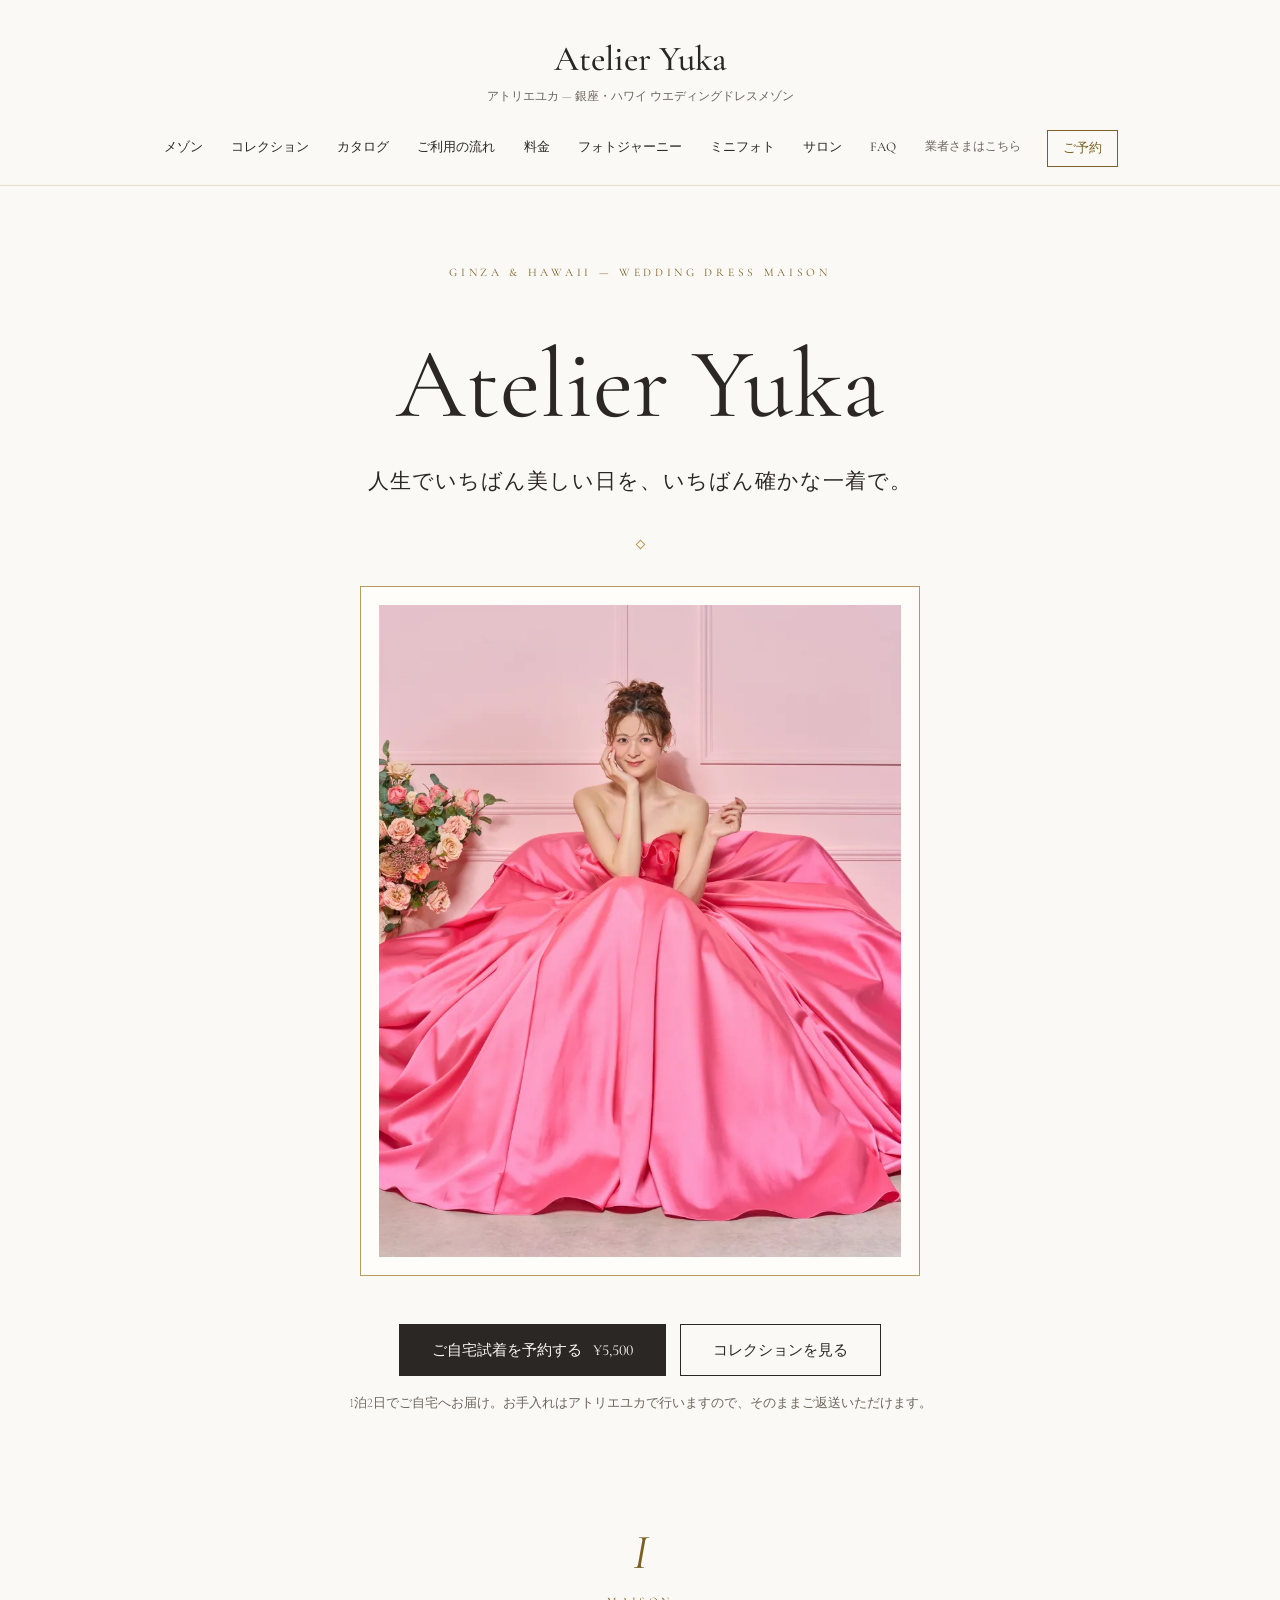
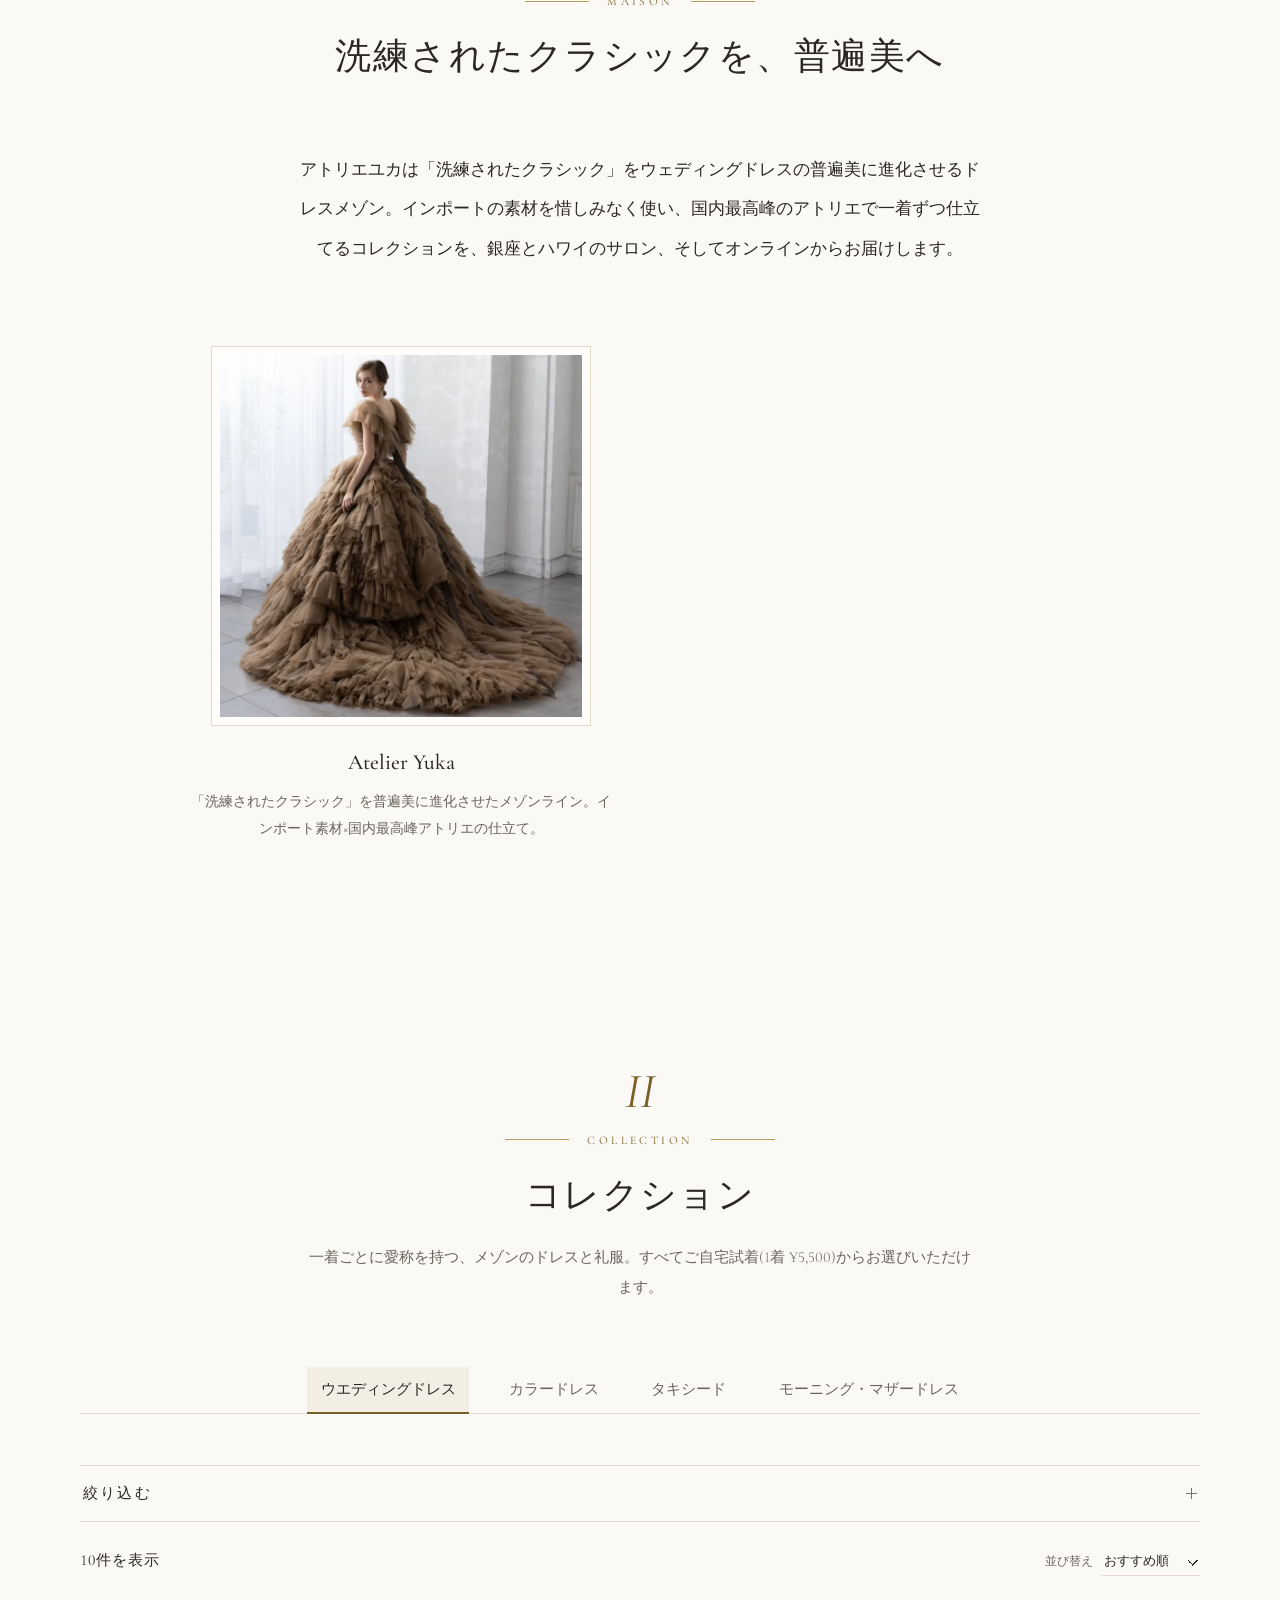
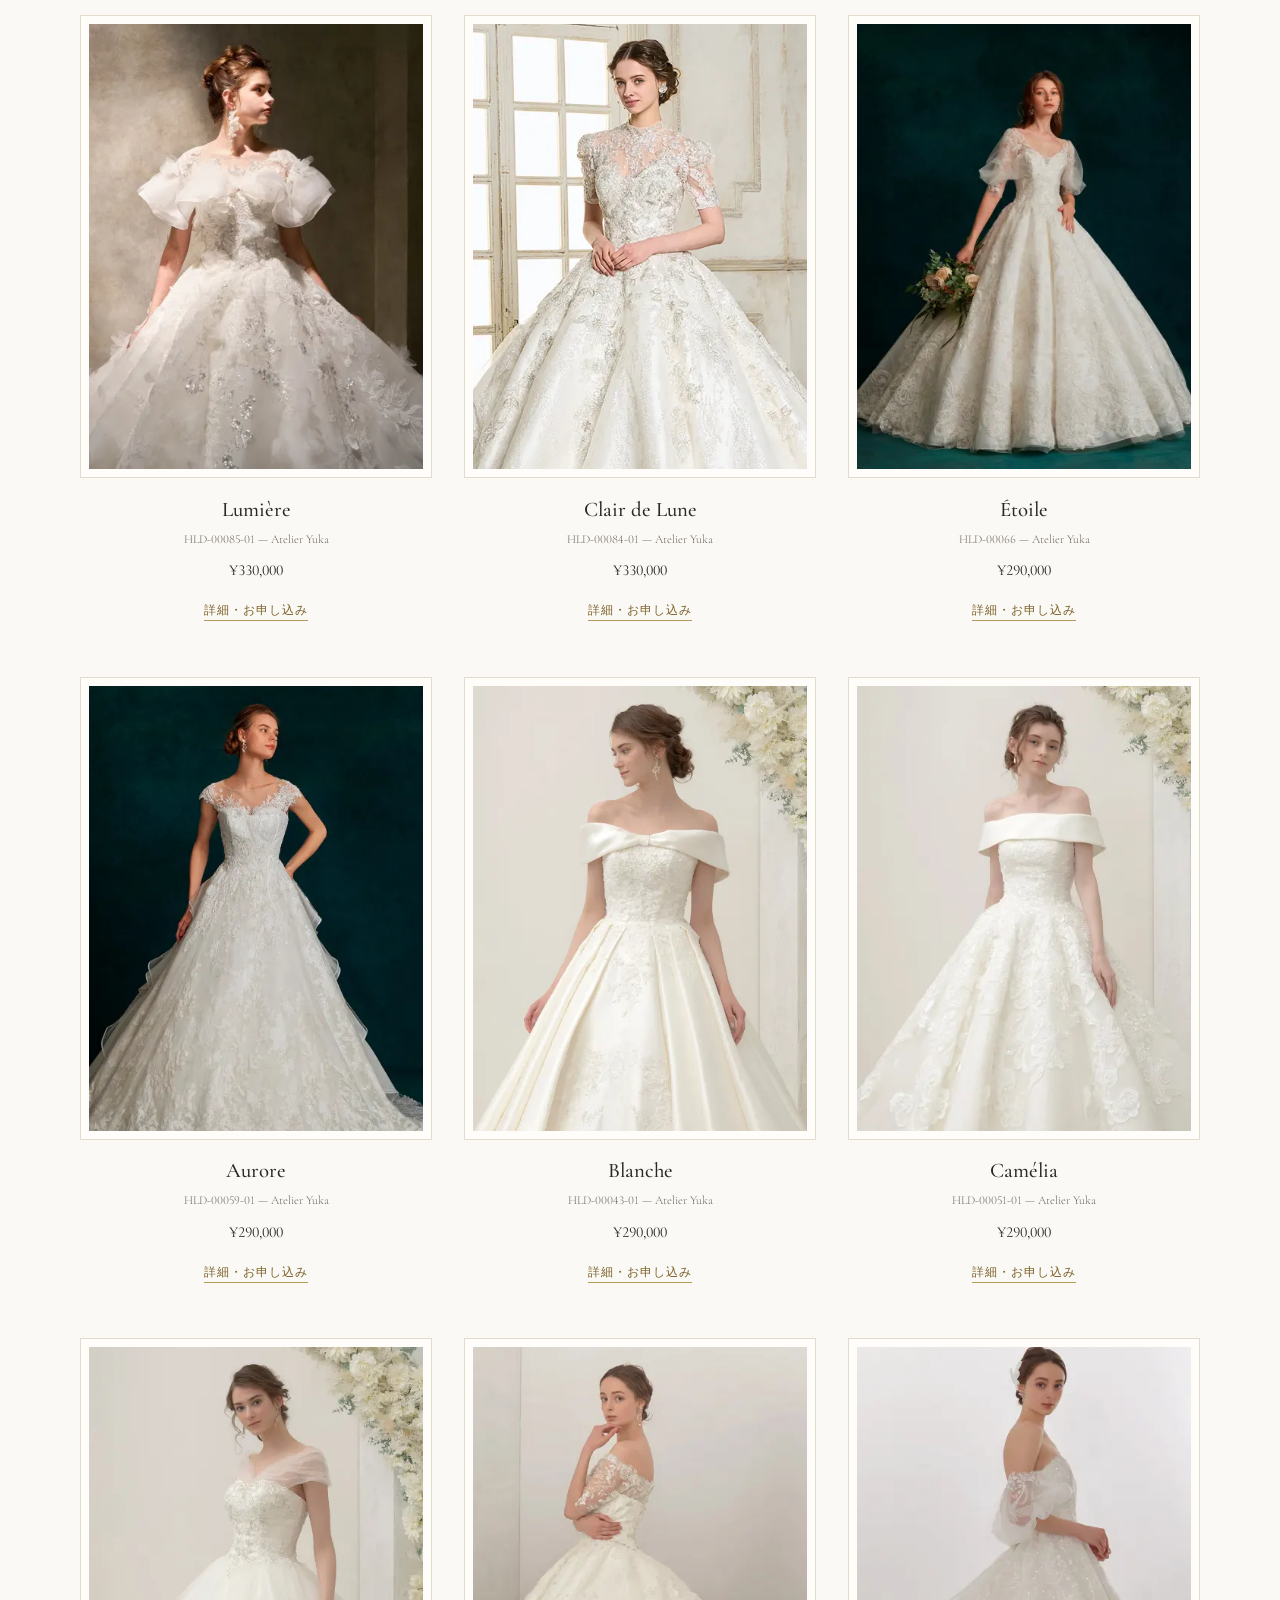
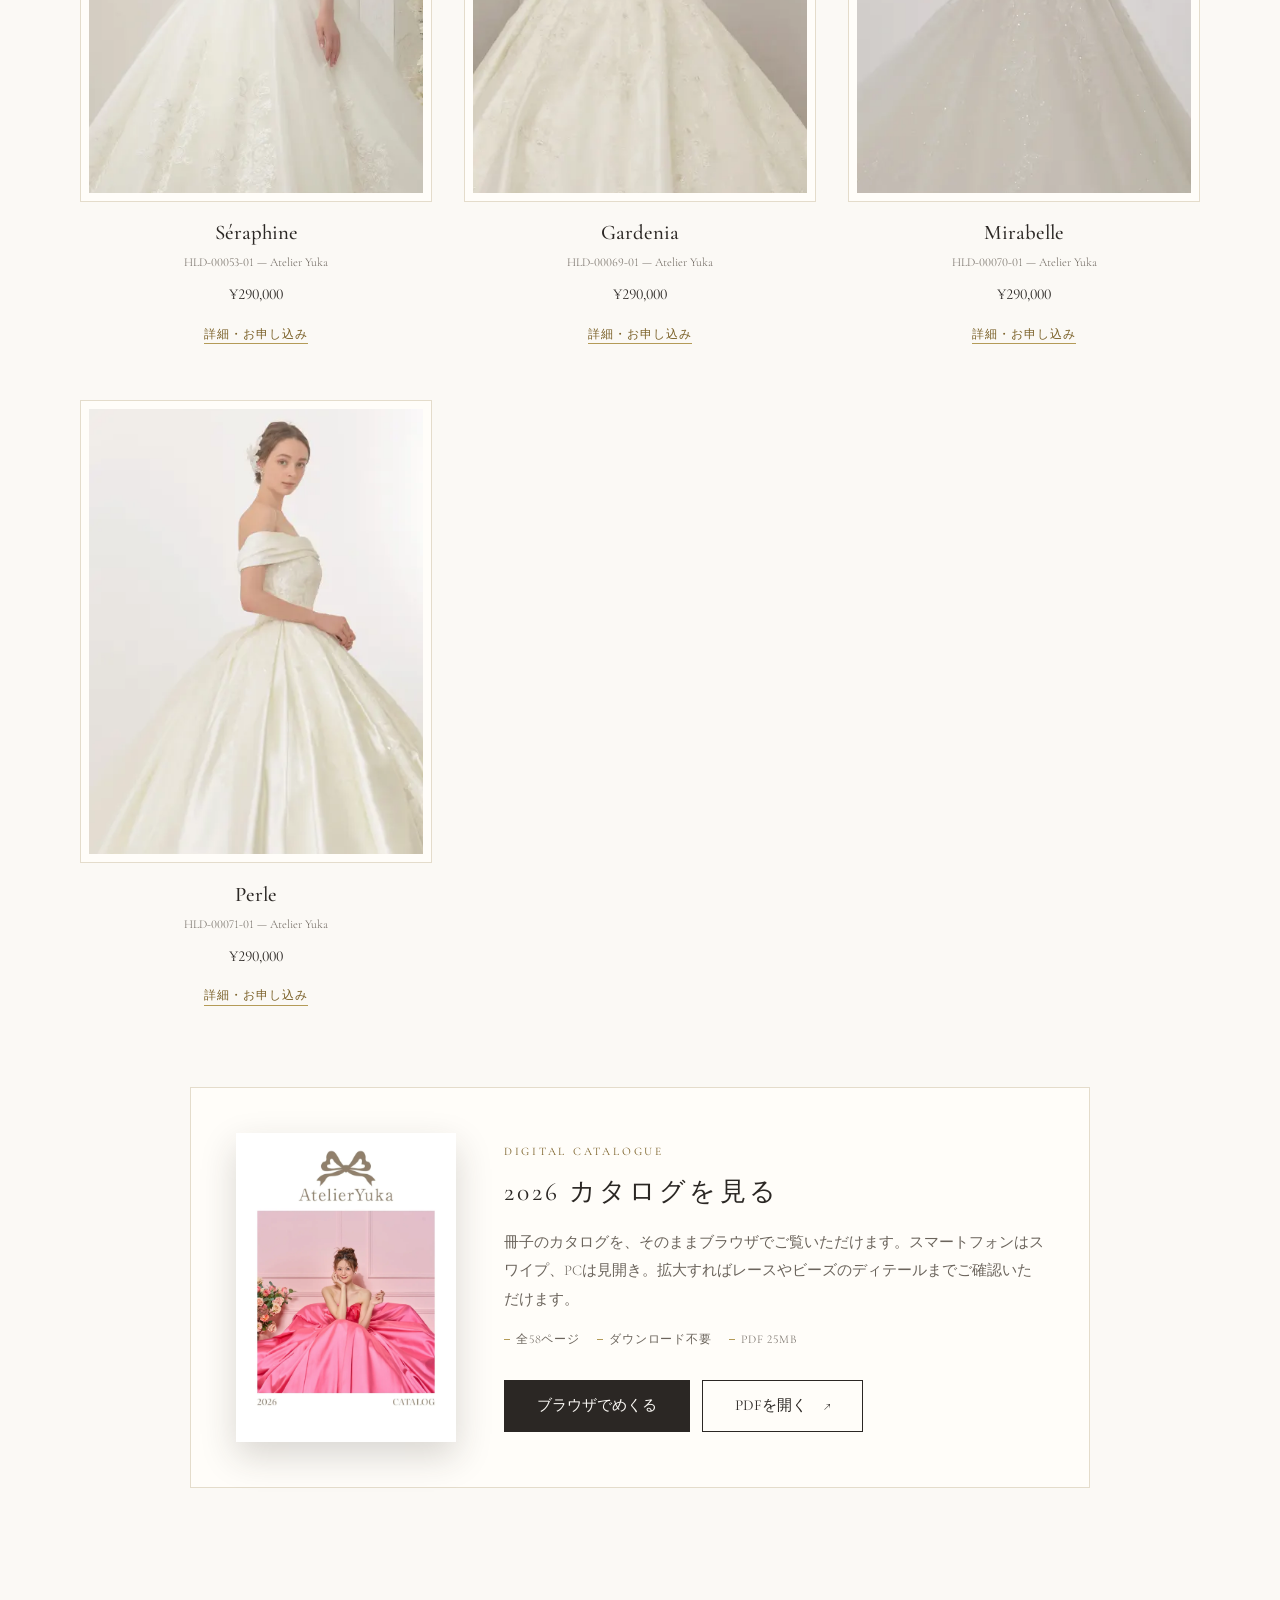
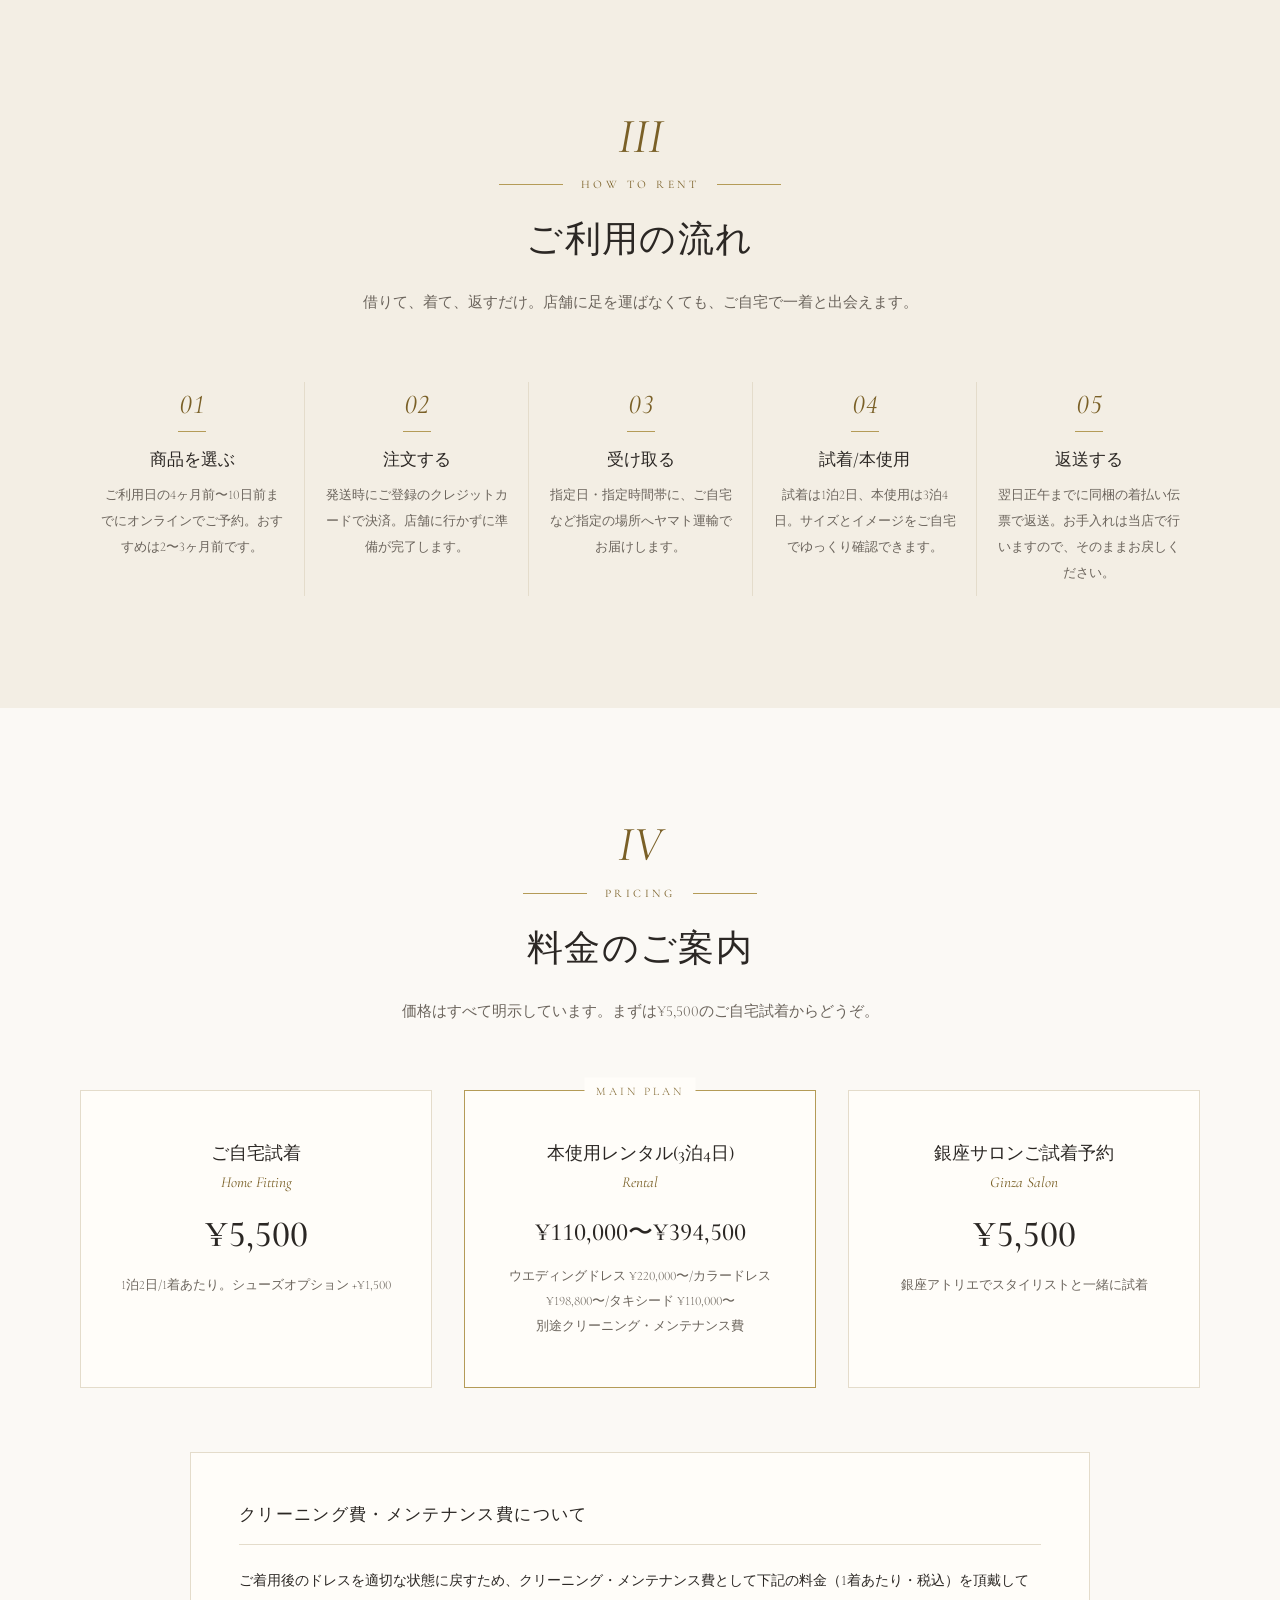
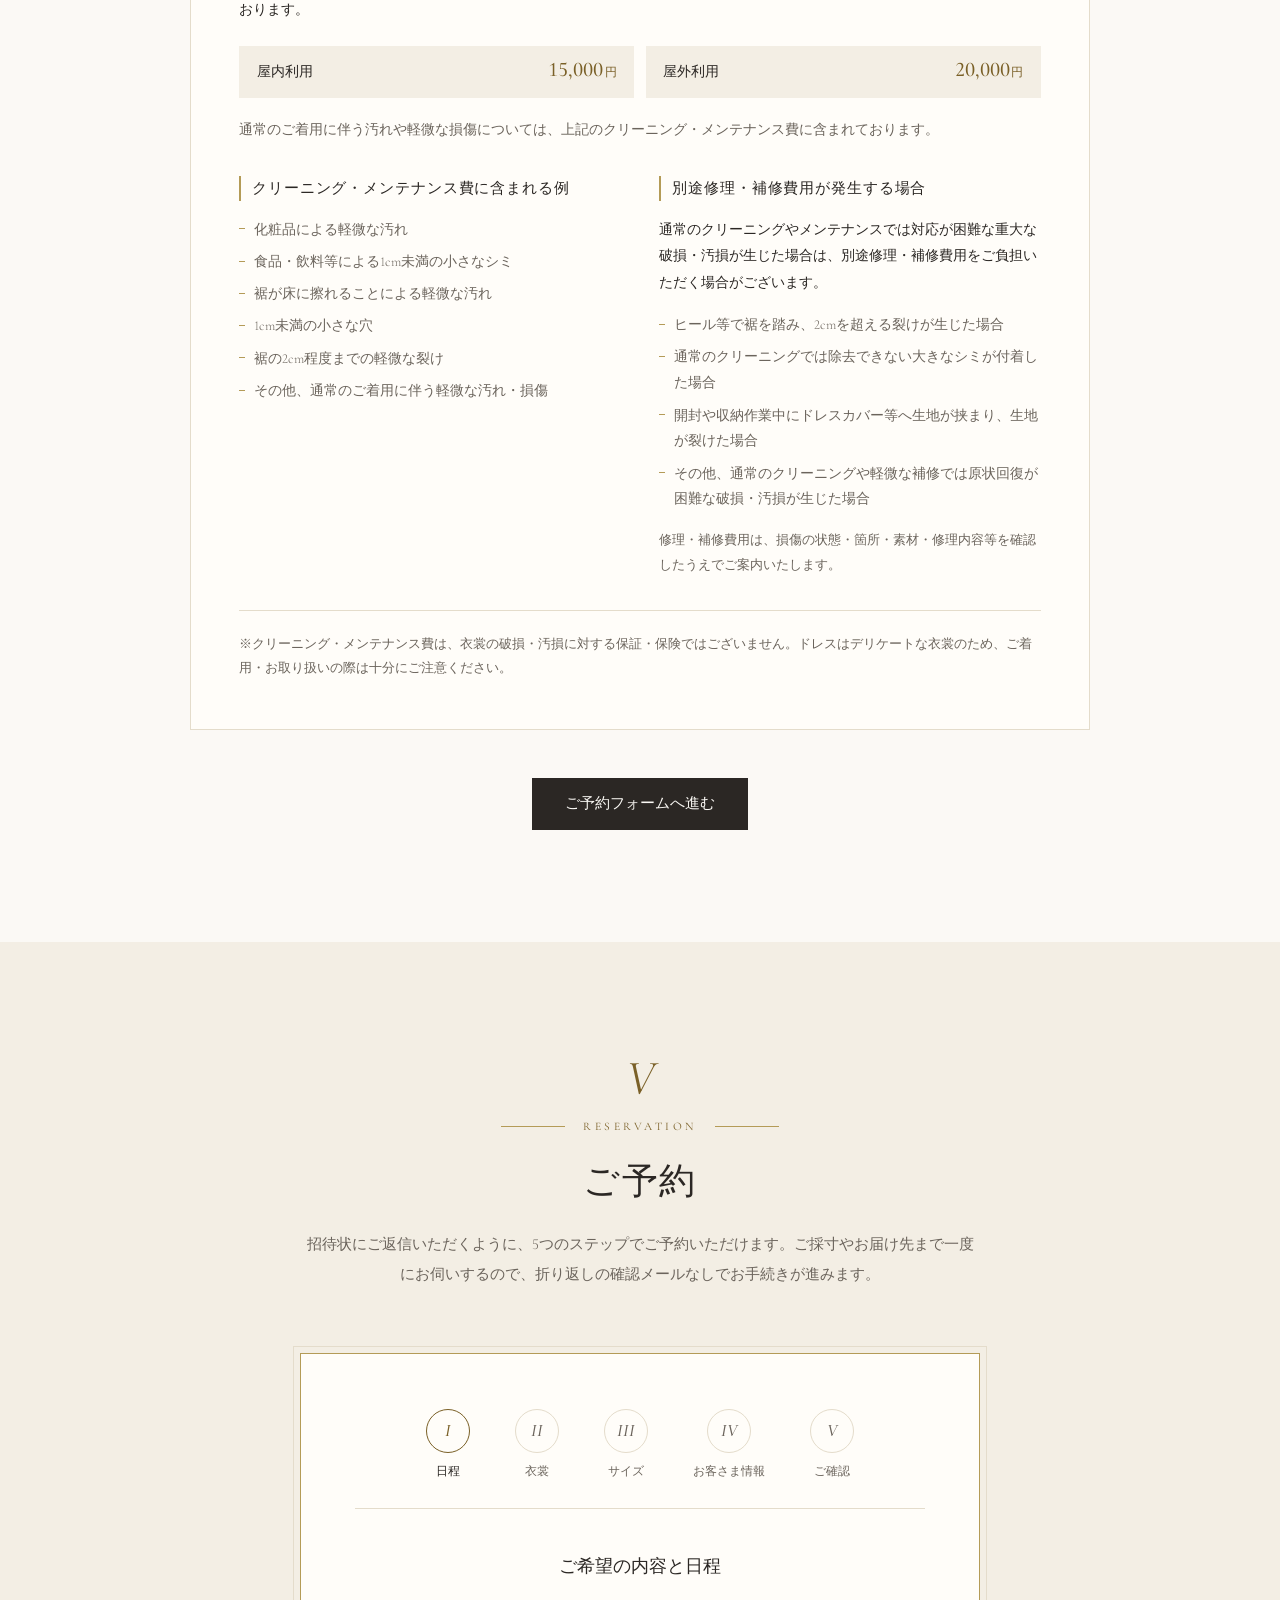
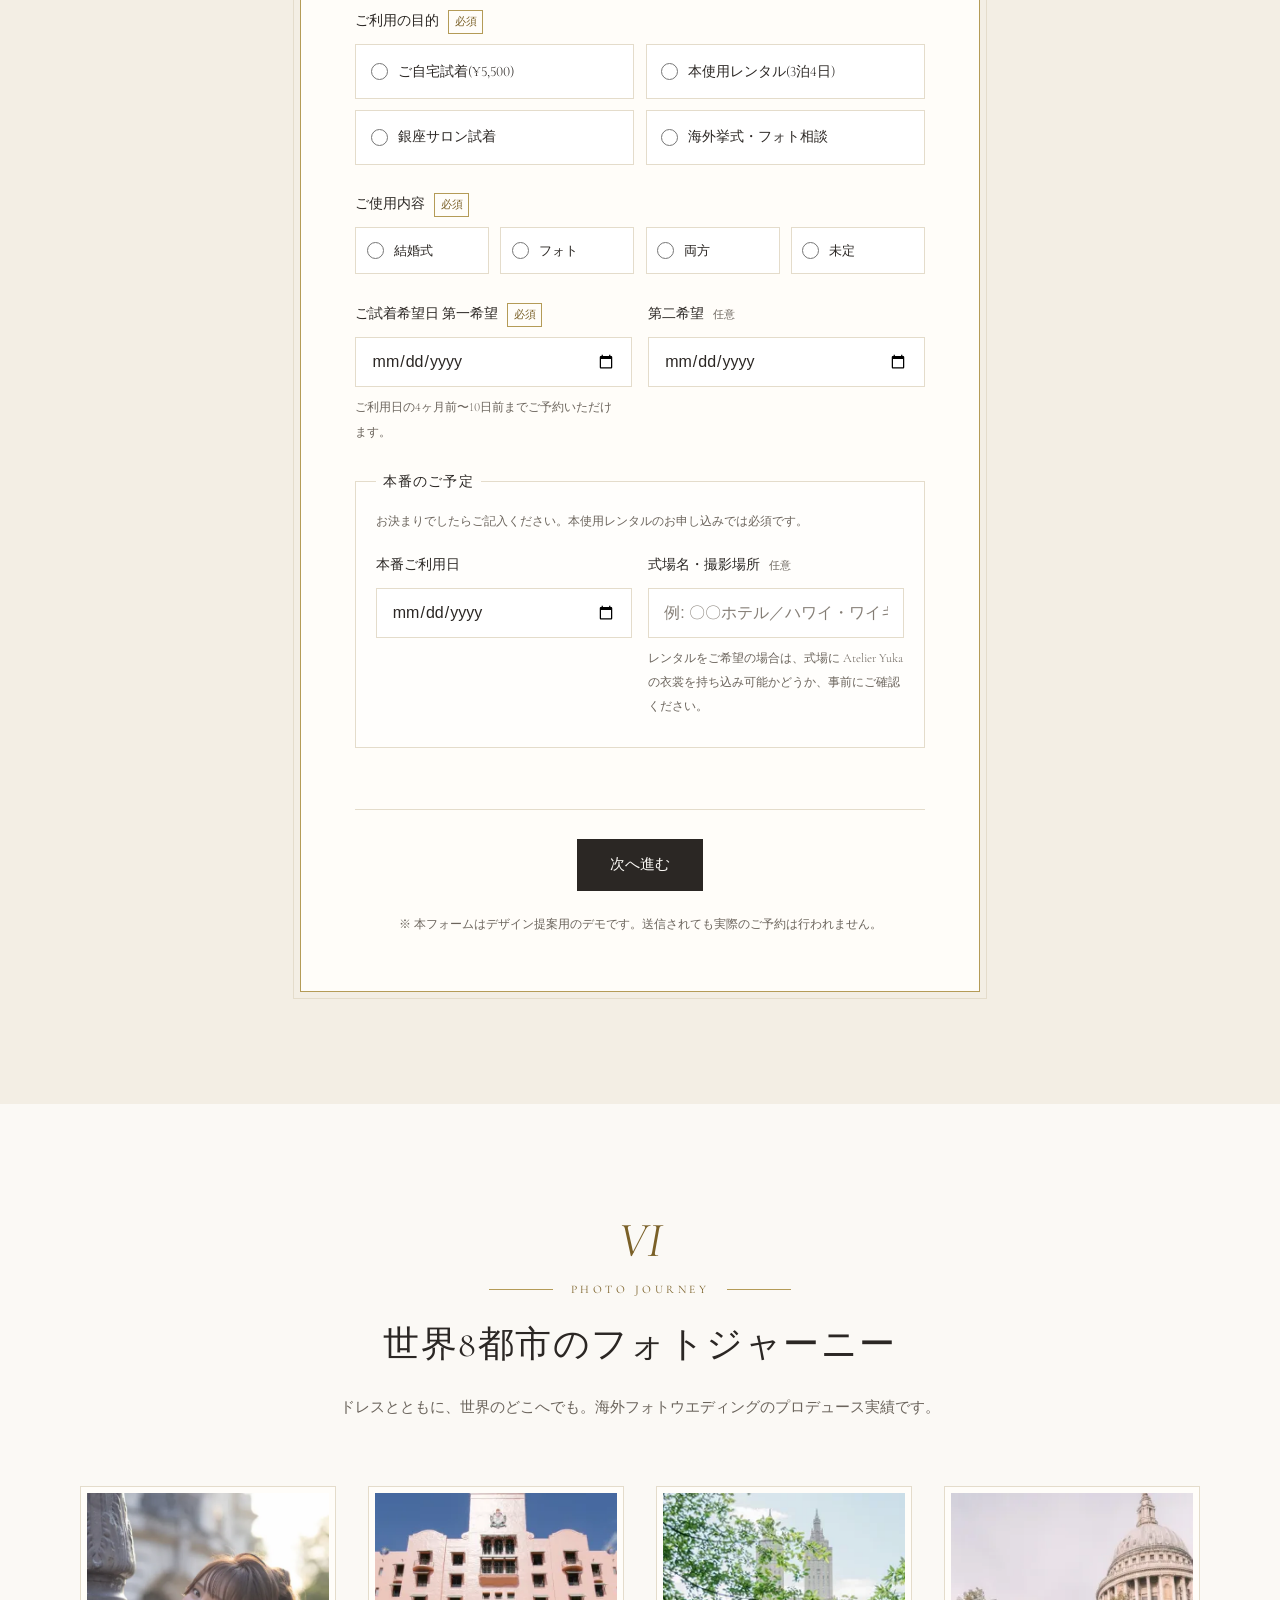
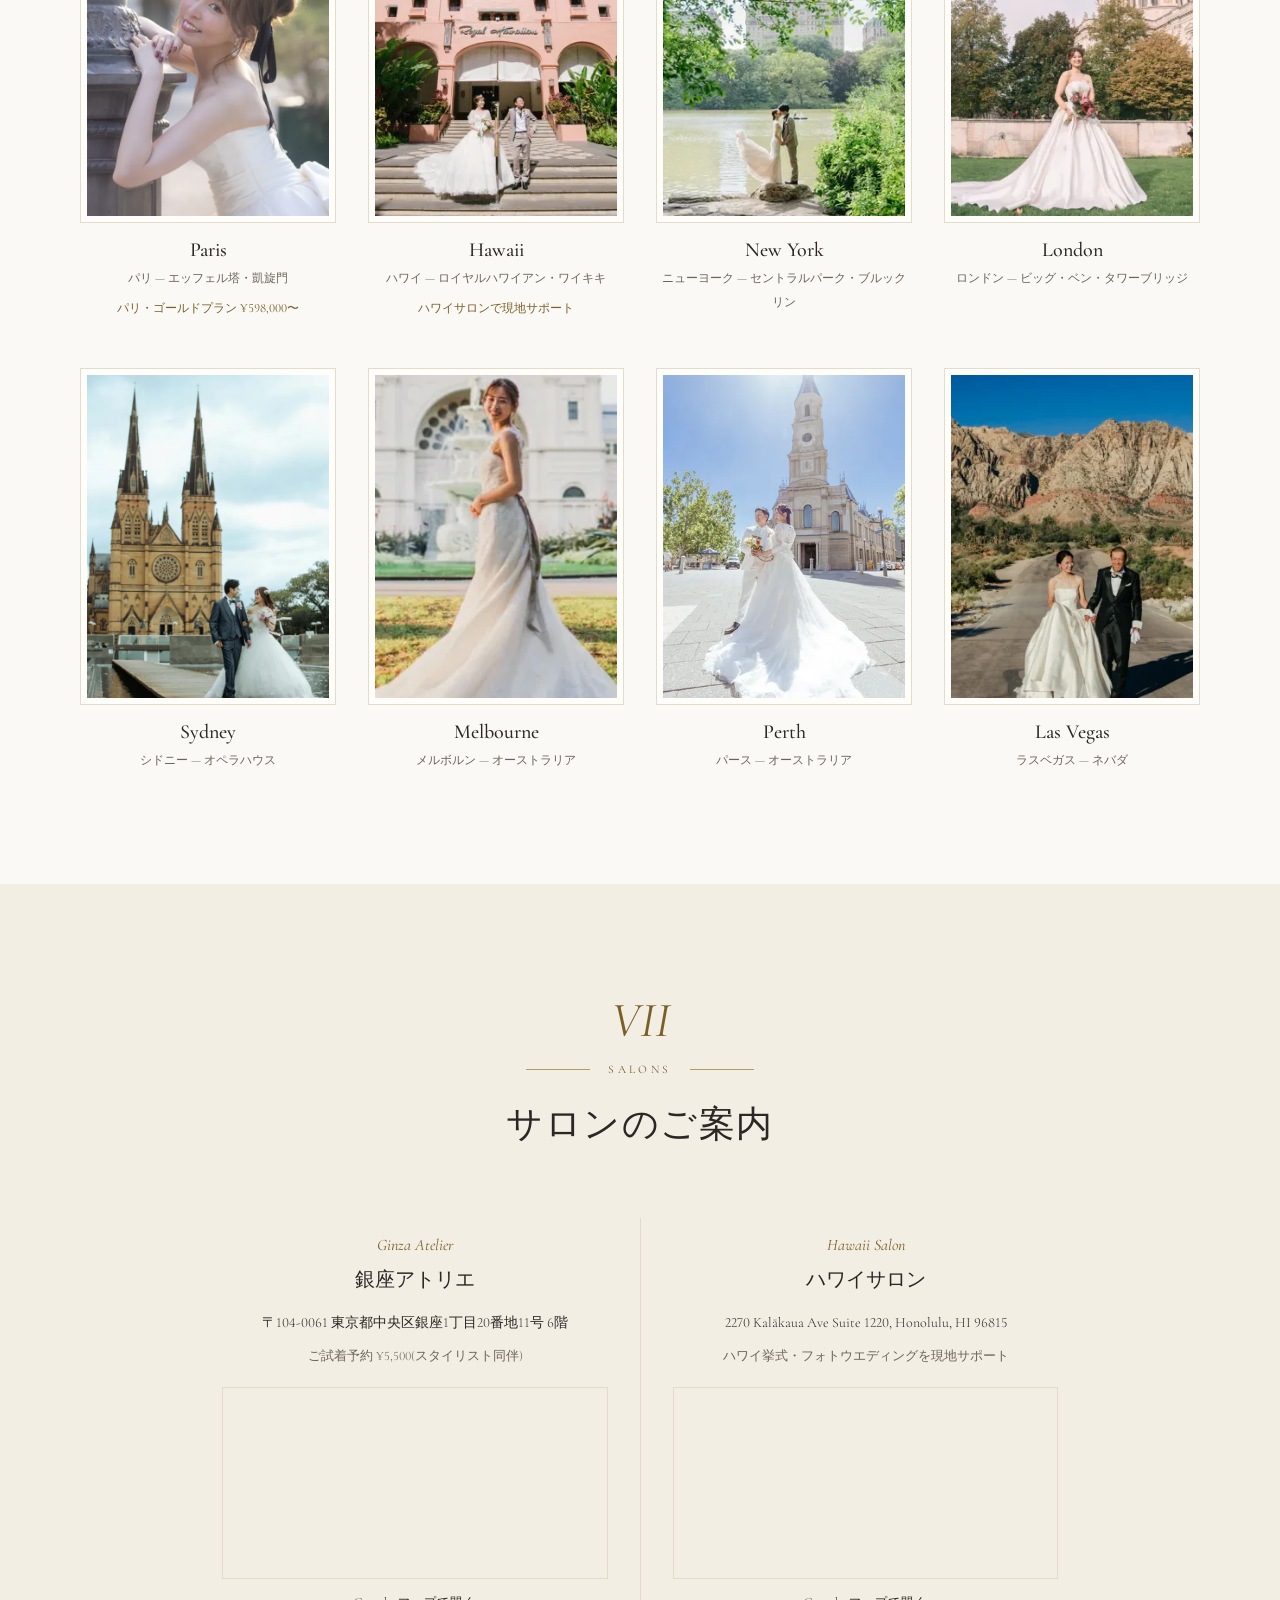
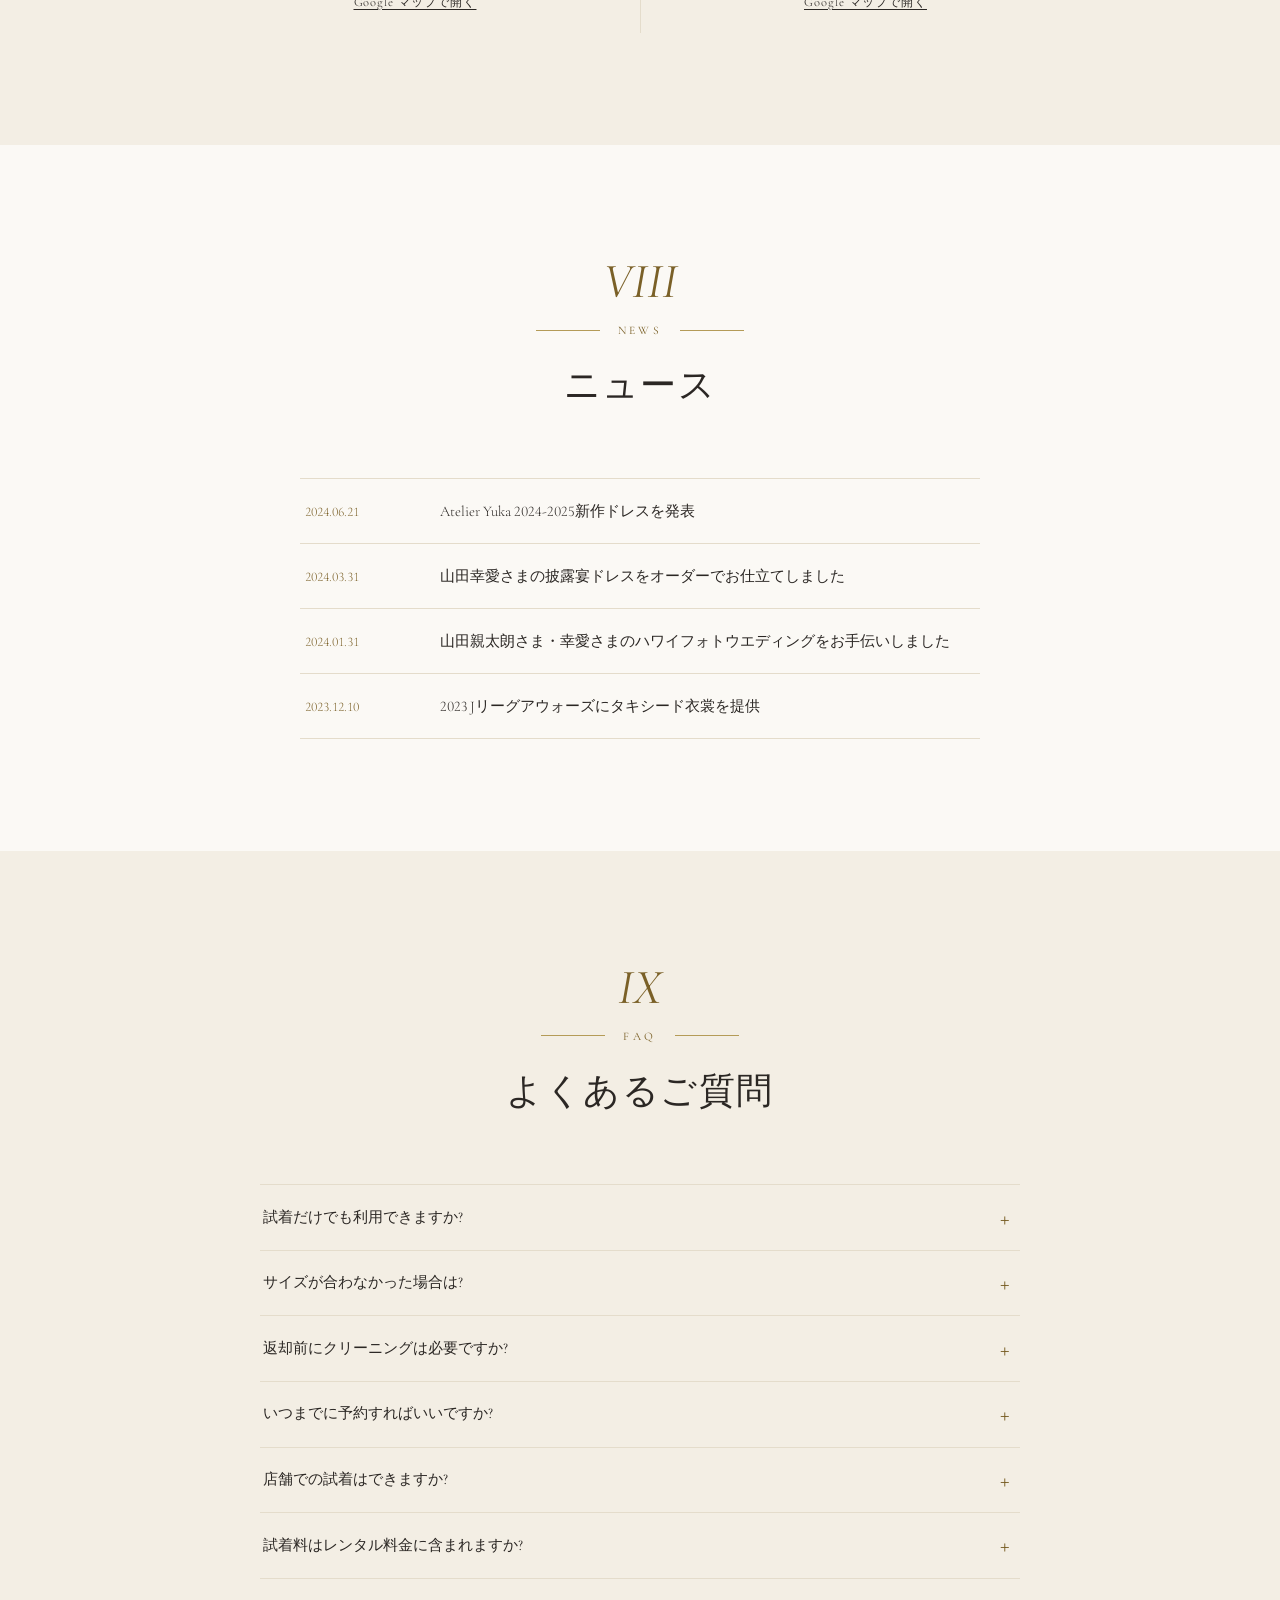
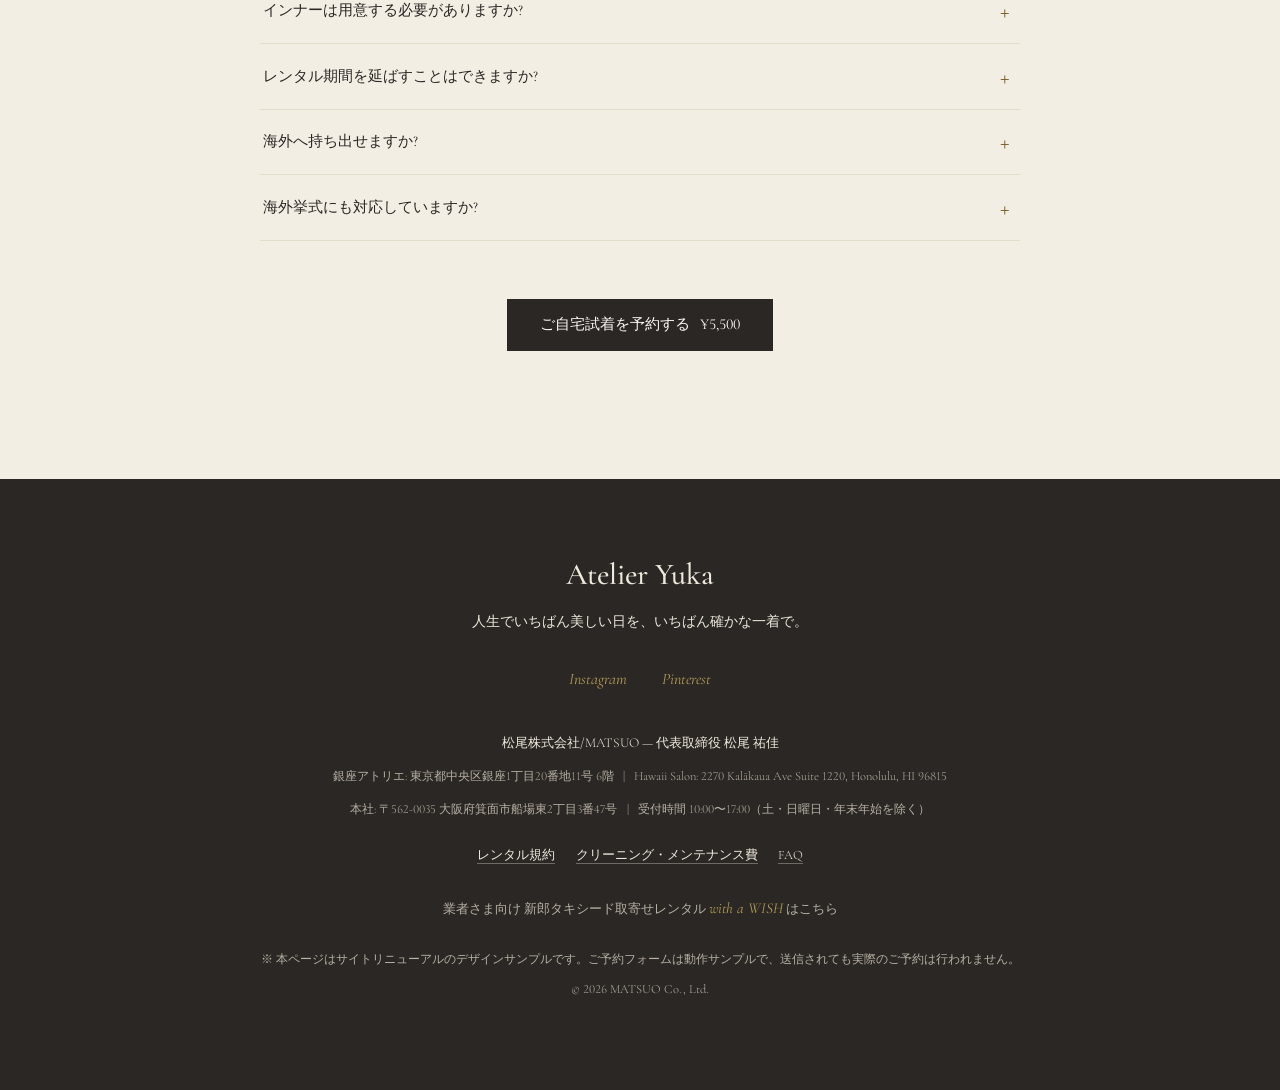
<file: index.html>
<!doctype html>
<html lang="ja">
<head>
<meta charset="utf-8">
<meta name="viewport" content="width=device-width, initial-scale=1">
<title>Atelier Yuka — アトリエユカ | 銀座のウエディングドレスメゾン</title>
<meta name="description" content="銀座とハワイのウエディングドレスメゾン、アトリエユカ。ご自宅試着¥5,500から。インポート素材×国内最高峰アトリエの一着をオンラインでレンタル。">
<meta name="theme-color" content="#FBF9F5">
<!-- 提案用の限定公開ページのため、検索エンジンには載せない -->
<meta name="robots" content="noindex, nofollow">
<link rel="canonical" href="https://nvidia9875.github.io/atelieryuka-sample/">
<link rel="icon" href="favicon.ico" sizes="any">

<!-- SNS・チャットで共有したときのカード -->
<meta property="og:type" content="website">
<meta property="og:site_name" content="Atelier Yuka">
<meta property="og:locale" content="ja_JP">
<meta property="og:url" content="https://nvidia9875.github.io/atelieryuka-sample/">
<meta property="og:title" content="Atelier Yuka — アトリエユカ | 銀座のウエディングドレスメゾン">
<meta property="og:description" content="銀座とハワイのウエディングドレスメゾン、アトリエユカ。ご自宅試着¥5,500から。インポート素材×国内最高峰アトリエの一着をオンラインでレンタル。">
<meta property="og:image" content="https://nvidia9875.github.io/atelieryuka-sample/assets/img/og-cover.jpg">
<meta property="og:image:width" content="1200">
<meta property="og:image:height" content="630">
<meta property="og:image:alt" content="クラシカルなソファに腰かける、ウエディングドレスの花嫁とタキシードの新郎">
<meta name="twitter:card" content="summary_large_image">

<link rel="preconnect" href="https://fonts.googleapis.com">
<link rel="preconnect" href="https://fonts.gstatic.com" crossorigin>
<link rel="stylesheet" href="https://fonts.googleapis.com/css2?family=Cormorant+Garamond:ital,wght@0,400;0,500;1,400&amp;family=Zen+Kaku+Gothic+New:wght@300;400;500&amp;display=swap">
<link rel="stylesheet" href="assets/css/style.css?v=10">
<link rel="stylesheet" href="assets/css/style-b.css?v=8">
<link rel="stylesheet" href="assets/css/collection-filter.css?v=5">
<link rel="stylesheet" href="assets/css/lightbox.css?v=5">
<link rel="stylesheet" href="assets/css/catalog.css?v=1">
<script>document.documentElement.className += " js";</script>
</head>
<body id="top">
<a class="skip-link" href="#main">本文へスキップ</a>

<header class="site-header">
  <a class="brand" href="#top">
    <span class="brand-en" translate="no">Atelier Yuka</span>
    <span class="brand-ja">アトリエユカ — 銀座・ハワイ ウエディングドレスメゾン</span>
  </a>
  <nav class="site-nav" aria-label="メインナビゲーション">
    <ul>
      <li><a href="#maison">メゾン</a></li>
      <li><a href="#collection">コレクション</a></li>
      <li><a href="#catalogue">カタログ</a></li>
      <li><a href="#flow">ご利用の流れ</a></li>
      <li><a href="#pricing">料金</a></li>
      <li><a href="#journey">フォトジャーニー</a></li>
      <li><a href="mini-photo.html">ミニフォト</a></li>
      <li><a href="#salon">サロン</a></li>
      <li><a href="#faq">FAQ</a></li>
      <li><a class="nav-partner" href="withawish/">業者さまはこちら</a></li>
      <li><a class="nav-reserve" href="#reserve">ご予約</a></li>
    </ul>
  </nav>
</header>

<main id="main">

  <!-- ヒーロー -->
  <section class="hero" aria-labelledby="hero-title">
    <p class="hero-eyebrow reveal" translate="no">Ginza &amp; Hawaii — Wedding Dress Maison</p>
    <h1 class="hero-title reveal" id="hero-title" translate="no">Atelier Yuka</h1>
    <p class="hero-tagline reveal">人生でいちばん美しい日を、いちばん確かな一着で。</p>
    <div class="fleuron" aria-hidden="true"></div>
    <figure class="hero-frame reveal">
      <img src="assets/img/hero-05.webp"
           srcset="assets/img/hero-05-800.webp 800w, assets/img/hero-05.webp 1600w"
           sizes="(max-width: 620px) 86vw, 524px"
           alt="ピンクのサテンドレスを纏い、薔薇のブーケの傍らに座る花嫁" width="1600" height="2400" fetchpriority="high">
    </figure>
    <div class="hero-cta reveal">
      <a class="btn btn-primary" href="#reserve">ご自宅試着を予約する <span class="price">¥5,500</span></a>
      <a class="btn btn-ghost" href="#collection">コレクションを見る</a>
      <p class="hero-note">1泊2日でご自宅へお届け。お手入れはアトリエユカで行いますので、そのままご返送いただけます。</p>
    </div>
  </section>

  <!-- I. メゾン -->
  <section class="chapter" id="maison" aria-labelledby="maison-title">
    <header class="chapter-head reveal">
      <p class="chapter-no" aria-hidden="true" translate="no">I</p>
      <p class="chapter-label" translate="no">Maison</p>
      <h2 class="chapter-title" id="maison-title">洗練されたクラシックを、普遍美へ</h2>
    </header>
    <p class="statement reveal">アトリエユカは「洗練されたクラシック」をウェディングドレスの普遍美に進化させるドレスメゾン。インポートの素材を惜しみなく使い、国内最高峰のアトリエで一着ずつ仕立てるコレクションを、銀座とハワイのサロン、そしてオンラインからお届けします。</p>
    <div class="lines">
      <article class="line reveal">
        <figure class="line-frame">
          <img src="assets/img/brand-01.webp" alt="Atelier Yuka ラインのドレスを纏う花嫁" width="540" height="540" loading="lazy">
        </figure>
        <h3 class="line-name" translate="no">Atelier Yuka</h3>
        <p class="line-desc">「洗練されたクラシック」を普遍美に進化させたメゾンライン。インポート素材×国内最高峰アトリエの仕立て。</p>
      </article>
    </div>
  </section>

  <!-- II. コレクション -->
  <section class="chapter" id="collection" aria-labelledby="collection-title">
    <header class="chapter-head reveal">
      <p class="chapter-no" aria-hidden="true" translate="no">II</p>
      <p class="chapter-label" translate="no">Collection</p>
      <h2 class="chapter-title" id="collection-title">コレクション</h2>
      <p class="chapter-lede">一着ごとに愛称を持つ、メゾンのドレスと礼服。すべてご自宅試着(1着 ¥5,500)からお選びいただけます。</p>
    </header>
    <!-- COLLECTION:START — tools/build-collection.mjs が assets/js/data.js から生成。直接編集しないこと -->
    <div class="tabs reveal">
      <div class="tablist" role="tablist" aria-label="コレクションのカテゴリ">
        <button type="button" role="tab" id="tab-wedding" aria-controls="panel-wedding" aria-selected="true">ウエディングドレス</button>
        <button type="button" role="tab" id="tab-color" aria-controls="panel-color" aria-selected="false" tabindex="-1">カラードレス</button>
        <button type="button" role="tab" id="tab-tuxedo" aria-controls="panel-tuxedo" aria-selected="false" tabindex="-1">タキシード</button>
        <button type="button" role="tab" id="tab-morning" aria-controls="panel-morning" aria-selected="false" tabindex="-1">モーニング・マザードレス</button>
      </div>

      <div class="tabpanel" role="tabpanel" id="panel-wedding" aria-labelledby="tab-wedding" tabindex="0">
        <details class="filter" data-filter>
          <summary class="filter-summary">
            <span class="filter-summary-label">絞り込む</span>
            <span class="filter-summary-badge" data-active-count hidden></span>
          </summary>
          <div class="filter-body">
            <fieldset class="filter-group">
              <legend class="filter-legend">色</legend>
              <div class="swatches">
                <label class="swatch" style="--swatch: #EFE6D5"><input type="checkbox" data-axis="color" value="ivory"><span class="swatch-dot" aria-hidden="true"></span><span class="swatch-label">アイボリー</span></label>
                <label class="swatch" style="--swatch: #F7F5F1"><input type="checkbox" data-axis="color" value="white"><span class="swatch-dot" aria-hidden="true"></span><span class="swatch-label">ホワイト</span></label>
              </div>
            </fieldset>
            <fieldset class="filter-group">
              <legend class="filter-legend">価格</legend>
              <div class="chips">
                <label class="chip"><input type="checkbox" data-axis="price" value="290000"><span class="chip-label">¥290,000</span></label>
                <label class="chip"><input type="checkbox" data-axis="price" value="330000"><span class="chip-label">¥330,000</span></label>
              </div>
            </fieldset>
            <fieldset class="filter-group">
              <legend class="filter-legend">シルエット</legend>
              <div class="chips">
                <label class="chip"><input type="checkbox" data-axis="silhouette" value="プリンセス"><span class="chip-label">プリンセス</span></label>
                <label class="chip"><input type="checkbox" data-axis="silhouette" value="Aライン"><span class="chip-label">Aライン</span></label>
              </div>
            </fieldset>
            <div class="filter-group filter-search">
              <label class="filter-legend" for="q-wedding">愛称・型番で探す</label>
              <input type="search" id="q-wedding" data-axis="q" autocomplete="off" placeholder="例: Lumière / HLD-00085-01">
            </div>
          </div>
        </details>

        <div class="result-bar">
          <p class="result-count" role="status" aria-live="polite" data-count>10件を表示</p>
          <p class="result-tools">
            <button type="button" class="filter-clear" data-clear hidden>条件をクリア</button>
            <span class="sort-field">
              <label for="sort-wedding">並び替え</label>
              <select id="sort-wedding" data-sort>
                <option value="recommended">おすすめ順</option>
                <option value="price-asc">価格が安い順</option>
                <option value="price-desc">価格が高い順</option>
              </select>
            </span>
          </p>
        </div>

        <ul class="product-grid" data-grid>
          <li class="product"
              data-name="Lumière" data-code="HLD-00085-01" data-price="330000" data-color="ivory" data-silhouette="プリンセス" data-line="Atelier Yuka">
            <figure class="product-media">
              <img src="assets/img/wd-01.webp" srcset="assets/img/wd-01-440.webp 440w, assets/img/wd-01.webp 1000w" sizes="(max-width: 919px) 46vw, 350px" data-full="assets/img/wd-01.webp" alt="ウエディングドレス Lumière" width="600" height="800" loading="lazy" decoding="async">
              <img class="alt-img" src="assets/img/wd-01-b.webp" srcset="assets/img/wd-01-b-440.webp 440w, assets/img/wd-01-b.webp 1000w" sizes="(max-width: 919px) 46vw, 350px" data-full="assets/img/wd-01-b.webp" alt="" width="600" height="800" loading="lazy" decoding="async">
              <span class="float-code" aria-hidden="true" translate="no">HLD-00085-01</span>
              <a class="product-media-link" href="product.html?code=HLD-00085-01" tabindex="-1" aria-hidden="true"></a>
            </figure>
            <h3 class="product-name" translate="no"><a href="product.html?code=HLD-00085-01">Lumière</a></h3>
            <p class="product-meta"><span translate="no">HLD-00085-01</span><span class="product-line"> — Atelier Yuka</span></p>
            <p class="product-price">¥330,000</p>
            <p class="product-cta"><a href="product.html?code=HLD-00085-01">詳細・お申し込み</a></p>
          </li>
          <li class="product"
              data-name="Clair de Lune" data-code="HLD-00084-01" data-price="330000" data-color="ivory" data-silhouette="プリンセス" data-line="Atelier Yuka">
            <figure class="product-media">
              <img src="assets/img/wd-02.webp" srcset="assets/img/wd-02-440.webp 440w, assets/img/wd-02.webp 986w" sizes="(max-width: 919px) 46vw, 350px" data-full="assets/img/wd-02.webp" alt="ウエディングドレス Clair de Lune" width="600" height="800" loading="lazy" decoding="async">
              <img class="alt-img" src="assets/img/wd-02-b.webp" srcset="assets/img/wd-02-b-440.webp 440w, assets/img/wd-02-b.webp 986w" sizes="(max-width: 919px) 46vw, 350px" data-full="assets/img/wd-02-b.webp" alt="" width="600" height="800" loading="lazy" decoding="async">
              <span class="float-code" aria-hidden="true" translate="no">HLD-00084-01</span>
              <a class="product-media-link" href="product.html?code=HLD-00084-01" tabindex="-1" aria-hidden="true"></a>
            </figure>
            <h3 class="product-name" translate="no"><a href="product.html?code=HLD-00084-01">Clair de Lune</a></h3>
            <p class="product-meta"><span translate="no">HLD-00084-01</span><span class="product-line"> — Atelier Yuka</span></p>
            <p class="product-price">¥330,000</p>
            <p class="product-cta"><a href="product.html?code=HLD-00084-01">詳細・お申し込み</a></p>
          </li>
          <li class="product"
              data-name="Étoile" data-code="HLD-00066" data-price="290000" data-color="ivory" data-silhouette="プリンセス" data-line="Atelier Yuka">
            <figure class="product-media">
              <img src="assets/img/wd-03.webp" srcset="assets/img/wd-03-440.webp 440w, assets/img/wd-03.webp 1000w" sizes="(max-width: 919px) 46vw, 350px" data-full="assets/img/wd-03.webp" alt="ウエディングドレス Étoile" width="600" height="800" loading="lazy" decoding="async">
              <img class="alt-img" src="assets/img/wd-03-b.webp" srcset="assets/img/wd-03-b-440.webp 440w, assets/img/wd-03-b.webp 1000w" sizes="(max-width: 919px) 46vw, 350px" data-full="assets/img/wd-03-b.webp" alt="" width="600" height="800" loading="lazy" decoding="async">
              <span class="float-code" aria-hidden="true" translate="no">HLD-00066</span>
              <a class="product-media-link" href="product.html?code=HLD-00066" tabindex="-1" aria-hidden="true"></a>
            </figure>
            <h3 class="product-name" translate="no"><a href="product.html?code=HLD-00066">Étoile</a></h3>
            <p class="product-meta"><span translate="no">HLD-00066</span><span class="product-line"> — Atelier Yuka</span></p>
            <p class="product-price">¥290,000</p>
            <p class="product-cta"><a href="product.html?code=HLD-00066">詳細・お申し込み</a></p>
          </li>
          <li class="product"
              data-name="Aurore" data-code="HLD-00059-01" data-price="290000" data-color="white" data-silhouette="プリンセス" data-line="Atelier Yuka">
            <figure class="product-media">
              <img src="assets/img/wd-04.webp" srcset="assets/img/wd-04-440.webp 440w, assets/img/wd-04.webp 760w" sizes="(max-width: 919px) 46vw, 350px" data-full="assets/img/wd-04.webp" alt="ウエディングドレス Aurore" width="600" height="800" loading="lazy" decoding="async">
              <img class="alt-img" src="assets/img/wd-04-b.webp" srcset="assets/img/wd-04-b-440.webp 440w, assets/img/wd-04-b.webp 986w" sizes="(max-width: 919px) 46vw, 350px" data-full="assets/img/wd-04-b.webp" alt="" width="600" height="800" loading="lazy" decoding="async">
              <span class="float-code" aria-hidden="true" translate="no">HLD-00059-01</span>
              <a class="product-media-link" href="product.html?code=HLD-00059-01" tabindex="-1" aria-hidden="true"></a>
            </figure>
            <h3 class="product-name" translate="no"><a href="product.html?code=HLD-00059-01">Aurore</a></h3>
            <p class="product-meta"><span translate="no">HLD-00059-01</span><span class="product-line"> — Atelier Yuka</span></p>
            <p class="product-price">¥290,000</p>
            <p class="product-cta"><a href="product.html?code=HLD-00059-01">詳細・お申し込み</a></p>
          </li>
          <li class="product"
              data-name="Blanche" data-code="HLD-00043-01" data-price="290000" data-color="ivory" data-silhouette="Aライン" data-line="Atelier Yuka">
            <figure class="product-media">
              <img src="assets/img/wd-05.webp" srcset="assets/img/wd-05-440.webp 440w, assets/img/wd-05.webp 986w" sizes="(max-width: 919px) 46vw, 350px" data-full="assets/img/wd-05.webp" alt="ウエディングドレス Blanche" width="600" height="800" loading="lazy" decoding="async">
              <img class="alt-img" src="assets/img/wd-05-b.webp" srcset="assets/img/wd-05-b-440.webp 440w, assets/img/wd-05-b.webp 986w" sizes="(max-width: 919px) 46vw, 350px" data-full="assets/img/wd-05-b.webp" alt="" width="600" height="800" loading="lazy" decoding="async">
              <span class="float-code" aria-hidden="true" translate="no">HLD-00043-01</span>
              <a class="product-media-link" href="product.html?code=HLD-00043-01" tabindex="-1" aria-hidden="true"></a>
            </figure>
            <h3 class="product-name" translate="no"><a href="product.html?code=HLD-00043-01">Blanche</a></h3>
            <p class="product-meta"><span translate="no">HLD-00043-01</span><span class="product-line"> — Atelier Yuka</span></p>
            <p class="product-price">¥290,000</p>
            <p class="product-cta"><a href="product.html?code=HLD-00043-01">詳細・お申し込み</a></p>
          </li>
          <li class="product"
              data-name="Camélia" data-code="HLD-00051-01" data-price="290000" data-color="white" data-silhouette="Aライン" data-line="Atelier Yuka">
            <figure class="product-media">
              <img src="assets/img/wd-06.webp" srcset="assets/img/wd-06-440.webp 440w, assets/img/wd-06.webp 986w" sizes="(max-width: 919px) 46vw, 350px" data-full="assets/img/wd-06.webp" alt="ウエディングドレス Camélia" width="600" height="800" loading="lazy" decoding="async">
              <img class="alt-img" src="assets/img/wd-06-b.webp" srcset="assets/img/wd-06-b-440.webp 440w, assets/img/wd-06-b.webp 986w" sizes="(max-width: 919px) 46vw, 350px" data-full="assets/img/wd-06-b.webp" alt="" width="600" height="800" loading="lazy" decoding="async">
              <span class="float-code" aria-hidden="true" translate="no">HLD-00051-01</span>
              <a class="product-media-link" href="product.html?code=HLD-00051-01" tabindex="-1" aria-hidden="true"></a>
            </figure>
            <h3 class="product-name" translate="no"><a href="product.html?code=HLD-00051-01">Camélia</a></h3>
            <p class="product-meta"><span translate="no">HLD-00051-01</span><span class="product-line"> — Atelier Yuka</span></p>
            <p class="product-price">¥290,000</p>
            <p class="product-cta"><a href="product.html?code=HLD-00051-01">詳細・お申し込み</a></p>
          </li>
          <li class="product"
              data-name="Séraphine" data-code="HLD-00053-01" data-price="290000" data-color="ivory" data-silhouette="プリンセス" data-line="Atelier Yuka">
            <figure class="product-media">
              <img src="assets/img/wd-07.webp" srcset="assets/img/wd-07-440.webp 440w, assets/img/wd-07.webp 986w" sizes="(max-width: 919px) 46vw, 350px" data-full="assets/img/wd-07.webp" alt="ウエディングドレス Séraphine" width="600" height="800" loading="lazy" decoding="async">
              <img class="alt-img" src="assets/img/wd-07-b.webp" srcset="assets/img/wd-07-b-440.webp 440w, assets/img/wd-07-b.webp 986w" sizes="(max-width: 919px) 46vw, 350px" data-full="assets/img/wd-07-b.webp" alt="" width="600" height="800" loading="lazy" decoding="async">
              <span class="float-code" aria-hidden="true" translate="no">HLD-00053-01</span>
              <a class="product-media-link" href="product.html?code=HLD-00053-01" tabindex="-1" aria-hidden="true"></a>
            </figure>
            <h3 class="product-name" translate="no"><a href="product.html?code=HLD-00053-01">Séraphine</a></h3>
            <p class="product-meta"><span translate="no">HLD-00053-01</span><span class="product-line"> — Atelier Yuka</span></p>
            <p class="product-price">¥290,000</p>
            <p class="product-cta"><a href="product.html?code=HLD-00053-01">詳細・お申し込み</a></p>
          </li>
          <li class="product"
              data-name="Gardenia" data-code="HLD-00069-01" data-price="290000" data-color="white" data-silhouette="プリンセス" data-line="Atelier Yuka">
            <figure class="product-media">
              <img src="assets/img/wd-08.webp" srcset="assets/img/wd-08-440.webp 440w, assets/img/wd-08.webp 986w" sizes="(max-width: 919px) 46vw, 350px" data-full="assets/img/wd-08.webp" alt="ウエディングドレス Gardenia" width="600" height="800" loading="lazy" decoding="async">
              <img class="alt-img" src="assets/img/wd-08-b.webp" srcset="assets/img/wd-08-b-440.webp 440w, assets/img/wd-08-b.webp 986w" sizes="(max-width: 919px) 46vw, 350px" data-full="assets/img/wd-08-b.webp" alt="" width="600" height="800" loading="lazy" decoding="async">
              <span class="float-code" aria-hidden="true" translate="no">HLD-00069-01</span>
              <a class="product-media-link" href="product.html?code=HLD-00069-01" tabindex="-1" aria-hidden="true"></a>
            </figure>
            <h3 class="product-name" translate="no"><a href="product.html?code=HLD-00069-01">Gardenia</a></h3>
            <p class="product-meta"><span translate="no">HLD-00069-01</span><span class="product-line"> — Atelier Yuka</span></p>
            <p class="product-price">¥290,000</p>
            <p class="product-cta"><a href="product.html?code=HLD-00069-01">詳細・お申し込み</a></p>
          </li>
          <li class="product"
              data-name="Mirabelle" data-code="HLD-00070-01" data-price="290000" data-color="white" data-silhouette="プリンセス" data-line="Atelier Yuka">
            <figure class="product-media">
              <img src="assets/img/wd-09.webp" srcset="assets/img/wd-09-440.webp 440w, assets/img/wd-09.webp 986w" sizes="(max-width: 919px) 46vw, 350px" data-full="assets/img/wd-09.webp" alt="ウエディングドレス Mirabelle" width="600" height="800" loading="lazy" decoding="async">
              <img class="alt-img" src="assets/img/wd-09-b.webp" srcset="assets/img/wd-09-b-440.webp 440w, assets/img/wd-09-b.webp 986w" sizes="(max-width: 919px) 46vw, 350px" data-full="assets/img/wd-09-b.webp" alt="" width="600" height="800" loading="lazy" decoding="async">
              <span class="float-code" aria-hidden="true" translate="no">HLD-00070-01</span>
              <a class="product-media-link" href="product.html?code=HLD-00070-01" tabindex="-1" aria-hidden="true"></a>
            </figure>
            <h3 class="product-name" translate="no"><a href="product.html?code=HLD-00070-01">Mirabelle</a></h3>
            <p class="product-meta"><span translate="no">HLD-00070-01</span><span class="product-line"> — Atelier Yuka</span></p>
            <p class="product-price">¥290,000</p>
            <p class="product-cta"><a href="product.html?code=HLD-00070-01">詳細・お申し込み</a></p>
          </li>
          <li class="product"
              data-name="Perle" data-code="HLD-00071-01" data-price="290000" data-color="ivory" data-silhouette="Aライン" data-line="Atelier Yuka">
            <figure class="product-media">
              <img src="assets/img/wd-10.webp" srcset="assets/img/wd-10-440.webp 440w, assets/img/wd-10.webp 986w" sizes="(max-width: 919px) 46vw, 350px" data-full="assets/img/wd-10.webp" alt="ウエディングドレス Perle" width="600" height="800" loading="lazy" decoding="async">
              <img class="alt-img" src="assets/img/wd-10-b.webp" srcset="assets/img/wd-10-b-440.webp 440w, assets/img/wd-10-b.webp 986w" sizes="(max-width: 919px) 46vw, 350px" data-full="assets/img/wd-10-b.webp" alt="" width="600" height="800" loading="lazy" decoding="async">
              <span class="float-code" aria-hidden="true" translate="no">HLD-00071-01</span>
              <a class="product-media-link" href="product.html?code=HLD-00071-01" tabindex="-1" aria-hidden="true"></a>
            </figure>
            <h3 class="product-name" translate="no"><a href="product.html?code=HLD-00071-01">Perle</a></h3>
            <p class="product-meta"><span translate="no">HLD-00071-01</span><span class="product-line"> — Atelier Yuka</span></p>
            <p class="product-price">¥290,000</p>
            <p class="product-cta"><a href="product.html?code=HLD-00071-01">詳細・お申し込み</a></p>
          </li>
        </ul>

        <p class="no-result" data-empty hidden>条件に合う衣裳が見つかりませんでした。条件を減らしてお試しください。</p>
        <p class="more-wrap" data-more-wrap hidden><button type="button" class="btn btn-ghost" data-more>さらに表示</button></p>
      </div>

      <div class="tabpanel" role="tabpanel" id="panel-color" aria-labelledby="tab-color" tabindex="0" hidden>
        <details class="filter" data-filter>
          <summary class="filter-summary">
            <span class="filter-summary-label">絞り込む</span>
            <span class="filter-summary-badge" data-active-count hidden></span>
          </summary>
          <div class="filter-body">
            <fieldset class="filter-group">
              <legend class="filter-legend">色</legend>
              <div class="swatches">
                <label class="swatch" style="--swatch: #6C9BD2"><input type="checkbox" data-axis="color" value="blue"><span class="swatch-dot" aria-hidden="true"></span><span class="swatch-label">ブルー</span></label>
                <label class="swatch" style="--swatch: #8A7059"><input type="checkbox" data-axis="color" value="brown"><span class="swatch-dot" aria-hidden="true"></span><span class="swatch-label">ブラウン</span></label>
                <label class="swatch" style="--swatch: #DFA61F"><input type="checkbox" data-axis="color" value="yellow"><span class="swatch-dot" aria-hidden="true"></span><span class="swatch-label">イエロー</span></label>
                <label class="swatch" style="--swatch: #4F7A6D"><input type="checkbox" data-axis="color" value="green"><span class="swatch-dot" aria-hidden="true"></span><span class="swatch-label">グリーン</span></label>
                <label class="swatch" style="--swatch: #DE5C72"><input type="checkbox" data-axis="color" value="pink"><span class="swatch-dot" aria-hidden="true"></span><span class="swatch-label">ピンク</span></label>
                <label class="swatch" style="--swatch: #8E2A3C"><input type="checkbox" data-axis="color" value="red"><span class="swatch-dot" aria-hidden="true"></span><span class="swatch-label">レッド</span></label>
                <label class="swatch" style="--swatch: #253453"><input type="checkbox" data-axis="color" value="navy"><span class="swatch-dot" aria-hidden="true"></span><span class="swatch-label">ネイビー</span></label>
              </div>
            </fieldset>
            <fieldset class="filter-group">
              <legend class="filter-legend">価格</legend>
              <div class="chips">
                <label class="chip"><input type="checkbox" data-axis="price" value="220000"><span class="chip-label">¥220,000</span></label>
                <label class="chip"><input type="checkbox" data-axis="price" value="250000"><span class="chip-label">¥250,000</span></label>
                <label class="chip"><input type="checkbox" data-axis="price" value="340000"><span class="chip-label">¥340,000</span></label>
                <label class="chip"><input type="checkbox" data-axis="price" value="385000"><span class="chip-label">¥385,000</span></label>
              </div>
            </fieldset>
            <fieldset class="filter-group">
              <legend class="filter-legend">シルエット</legend>
              <div class="chips">
                <label class="chip"><input type="checkbox" data-axis="silhouette" value="プリンセス"><span class="chip-label">プリンセス</span></label>
                <label class="chip"><input type="checkbox" data-axis="silhouette" value="Aライン"><span class="chip-label">Aライン</span></label>
              </div>
            </fieldset>
            <div class="filter-group filter-search">
              <label class="filter-legend" for="q-color">愛称・型番で探す</label>
              <input type="search" id="q-color" data-axis="q" autocomplete="off" placeholder="例: Azur / AY6001">
            </div>
          </div>
        </details>

        <div class="result-bar">
          <p class="result-count" role="status" aria-live="polite" data-count>10件を表示</p>
          <p class="result-tools">
            <button type="button" class="filter-clear" data-clear hidden>条件をクリア</button>
            <span class="sort-field">
              <label for="sort-color">並び替え</label>
              <select id="sort-color" data-sort>
                <option value="recommended">おすすめ順</option>
                <option value="price-asc">価格が安い順</option>
                <option value="price-desc">価格が高い順</option>
              </select>
            </span>
          </p>
        </div>

        <ul class="product-grid" data-grid>
          <li class="product"
              data-name="Azur" data-code="AY6001" data-price="385000" data-color="blue" data-silhouette="プリンセス" data-line="Atelier Yuka">
            <figure class="product-media">
              <img src="assets/img/cd-01.webp" srcset="assets/img/cd-01-440.webp 440w, assets/img/cd-01.webp 1000w" sizes="(max-width: 919px) 46vw, 350px" data-full="assets/img/cd-01.webp" alt="カラードレス Azur" width="600" height="800" loading="lazy" decoding="async">
              <img class="alt-img" src="assets/img/cd-01-b.webp" srcset="assets/img/cd-01-b-440.webp 440w, assets/img/cd-01-b.webp 1000w" sizes="(max-width: 919px) 46vw, 350px" data-full="assets/img/cd-01-b.webp" alt="" width="600" height="800" loading="lazy" decoding="async">
              <span class="float-code" aria-hidden="true" translate="no">AY6001</span>
              <a class="product-media-link" href="product.html?code=AY6001" tabindex="-1" aria-hidden="true"></a>
            </figure>
            <h3 class="product-name" translate="no"><a href="product.html?code=AY6001">Azur</a></h3>
            <p class="product-meta"><span translate="no">AY6001</span><span class="product-line"> — Atelier Yuka</span></p>
            <p class="product-price">¥385,000</p>
            <p class="product-cta"><a href="product.html?code=AY6001">詳細・お申し込み</a></p>
          </li>
          <li class="product"
              data-name="Noisette" data-code="AY5601" data-price="340000" data-color="brown" data-silhouette="プリンセス" data-line="Atelier Yuka">
            <figure class="product-media">
              <img src="assets/img/cd-02.webp" srcset="assets/img/cd-02-440.webp 440w, assets/img/cd-02.webp 1000w" sizes="(max-width: 919px) 46vw, 350px" data-full="assets/img/cd-02.webp" alt="カラードレス Noisette" width="600" height="800" loading="lazy" decoding="async">
              <img class="alt-img" src="assets/img/cd-02-b.webp" srcset="assets/img/cd-02-b-440.webp 440w, assets/img/cd-02-b.webp 1000w" sizes="(max-width: 919px) 46vw, 350px" data-full="assets/img/cd-02-b.webp" alt="" width="600" height="800" loading="lazy" decoding="async">
              <span class="float-code" aria-hidden="true" translate="no">AY5601</span>
              <a class="product-media-link" href="product.html?code=AY5601" tabindex="-1" aria-hidden="true"></a>
            </figure>
            <h3 class="product-name" translate="no"><a href="product.html?code=AY5601">Noisette</a></h3>
            <p class="product-meta"><span translate="no">AY5601</span><span class="product-line"> — Atelier Yuka</span></p>
            <p class="product-price">¥340,000</p>
            <p class="product-cta"><a href="product.html?code=AY5601">詳細・お申し込み</a></p>
          </li>
          <li class="product"
              data-name="Mimosa" data-code="MVD-00392-05" data-price="250000" data-color="yellow" data-silhouette="プリンセス" data-line="Atelier Yuka">
            <figure class="product-media">
              <img src="assets/img/cd-03.webp" srcset="assets/img/cd-03-440.webp 440w, assets/img/cd-03.webp 986w" sizes="(max-width: 919px) 46vw, 350px" data-full="assets/img/cd-03.webp" alt="カラードレス Mimosa" width="600" height="800" loading="lazy" decoding="async">
              <img class="alt-img" src="assets/img/cd-03-b.webp" srcset="assets/img/cd-03-b-440.webp 440w, assets/img/cd-03-b.webp 986w" sizes="(max-width: 919px) 46vw, 350px" data-full="assets/img/cd-03-b.webp" alt="" width="600" height="800" loading="lazy" decoding="async">
              <span class="float-code" aria-hidden="true" translate="no">MVD-00392-05</span>
              <a class="product-media-link" href="product.html?code=MVD-00392-05" tabindex="-1" aria-hidden="true"></a>
            </figure>
            <h3 class="product-name" translate="no"><a href="product.html?code=MVD-00392-05">Mimosa</a></h3>
            <p class="product-meta"><span translate="no">MVD-00392-05</span><span class="product-line"> — Atelier Yuka</span></p>
            <p class="product-price">¥250,000</p>
            <p class="product-cta"><a href="product.html?code=MVD-00392-05">詳細・お申し込み</a></p>
          </li>
          <li class="product"
              data-name="Paon" data-code="MVD-00392-13" data-price="250000" data-color="green" data-silhouette="プリンセス" data-line="Atelier Yuka">
            <figure class="product-media">
              <img src="assets/img/cd-04.webp" srcset="assets/img/cd-04-440.webp 440w, assets/img/cd-04.webp 986w" sizes="(max-width: 919px) 46vw, 350px" data-full="assets/img/cd-04.webp" alt="カラードレス Paon" width="600" height="800" loading="lazy" decoding="async">
              <img class="alt-img" src="assets/img/cd-04-b.webp" srcset="assets/img/cd-04-b-440.webp 440w, assets/img/cd-04-b.webp 986w" sizes="(max-width: 919px) 46vw, 350px" data-full="assets/img/cd-04-b.webp" alt="" width="600" height="800" loading="lazy" decoding="async">
              <span class="float-code" aria-hidden="true" translate="no">MVD-00392-13</span>
              <a class="product-media-link" href="product.html?code=MVD-00392-13" tabindex="-1" aria-hidden="true"></a>
            </figure>
            <h3 class="product-name" translate="no"><a href="product.html?code=MVD-00392-13">Paon</a></h3>
            <p class="product-meta"><span translate="no">MVD-00392-13</span><span class="product-line"> — Atelier Yuka</span></p>
            <p class="product-price">¥250,000</p>
            <p class="product-cta"><a href="product.html?code=MVD-00392-13">詳細・お申し込み</a></p>
          </li>
          <li class="product"
              data-name="Framboise" data-code="MVD-00392-06" data-price="250000" data-color="pink" data-silhouette="プリンセス" data-line="Atelier Yuka">
            <figure class="product-media">
              <img src="assets/img/cd-05.webp" srcset="assets/img/cd-05-440.webp 440w, assets/img/cd-05.webp 986w" sizes="(max-width: 919px) 46vw, 350px" data-full="assets/img/cd-05.webp" alt="カラードレス Framboise" width="600" height="800" loading="lazy" decoding="async">
              <img class="alt-img" src="assets/img/cd-05-b.webp" srcset="assets/img/cd-05-b-440.webp 440w, assets/img/cd-05-b.webp 986w" sizes="(max-width: 919px) 46vw, 350px" data-full="assets/img/cd-05-b.webp" alt="" width="600" height="800" loading="lazy" decoding="async">
              <span class="float-code" aria-hidden="true" translate="no">MVD-00392-06</span>
              <a class="product-media-link" href="product.html?code=MVD-00392-06" tabindex="-1" aria-hidden="true"></a>
            </figure>
            <h3 class="product-name" translate="no"><a href="product.html?code=MVD-00392-06">Framboise</a></h3>
            <p class="product-meta"><span translate="no">MVD-00392-06</span><span class="product-line"> — Atelier Yuka</span></p>
            <p class="product-price">¥250,000</p>
            <p class="product-cta"><a href="product.html?code=MVD-00392-06">詳細・お申し込み</a></p>
          </li>
          <li class="product"
              data-name="Ballerine" data-code="BLD-00055-09" data-price="220000" data-color="red" data-silhouette="Aライン" data-line="Atelier Yuka">
            <figure class="product-media">
              <img src="assets/img/cd-06.webp" srcset="assets/img/cd-06-440.webp 440w, assets/img/cd-06.webp 986w" sizes="(max-width: 919px) 46vw, 350px" data-full="assets/img/cd-06.webp" alt="カラードレス Ballerine" width="600" height="800" loading="lazy" decoding="async">
              <img class="alt-img" src="assets/img/cd-06-b.webp" srcset="assets/img/cd-06-b-440.webp 440w, assets/img/cd-06-b.webp 986w" sizes="(max-width: 919px) 46vw, 350px" data-full="assets/img/cd-06-b.webp" alt="" width="600" height="800" loading="lazy" decoding="async">
              <span class="float-code" aria-hidden="true" translate="no">BLD-00055-09</span>
              <a class="product-media-link" href="product.html?code=BLD-00055-09" tabindex="-1" aria-hidden="true"></a>
            </figure>
            <h3 class="product-name" translate="no"><a href="product.html?code=BLD-00055-09">Ballerine</a></h3>
            <p class="product-meta"><span translate="no">BLD-00055-09</span><span class="product-line"> — Atelier Yuka</span></p>
            <p class="product-price">¥220,000</p>
            <p class="product-cta"><a href="product.html?code=BLD-00055-09">詳細・お申し込み</a></p>
          </li>
          <li class="product"
              data-name="Cygne" data-code="BLD-00055-32" data-price="220000" data-color="blue" data-silhouette="Aライン" data-line="Atelier Yuka">
            <figure class="product-media">
              <img src="assets/img/cd-07.webp" srcset="assets/img/cd-07-440.webp 440w, assets/img/cd-07.webp 986w" sizes="(max-width: 919px) 46vw, 350px" data-full="assets/img/cd-07.webp" alt="カラードレス Cygne" width="600" height="800" loading="lazy" decoding="async">
              <img class="alt-img" src="assets/img/cd-07-b.webp" srcset="assets/img/cd-07-b-440.webp 440w, assets/img/cd-07-b.webp 986w" sizes="(max-width: 919px) 46vw, 350px" data-full="assets/img/cd-07-b.webp" alt="" width="600" height="800" loading="lazy" decoding="async">
              <span class="float-code" aria-hidden="true" translate="no">BLD-00055-32</span>
              <a class="product-media-link" href="product.html?code=BLD-00055-32" tabindex="-1" aria-hidden="true"></a>
            </figure>
            <h3 class="product-name" translate="no"><a href="product.html?code=BLD-00055-32">Cygne</a></h3>
            <p class="product-meta"><span translate="no">BLD-00055-32</span><span class="product-line"> — Atelier Yuka</span></p>
            <p class="product-price">¥220,000</p>
            <p class="product-cta"><a href="product.html?code=BLD-00055-32">詳細・お申し込み</a></p>
          </li>
          <li class="product"
              data-name="Pivoine" data-code="BLD-00055-11" data-price="220000" data-color="navy" data-silhouette="Aライン" data-line="Atelier Yuka">
            <figure class="product-media">
              <img src="assets/img/cd-08.webp" srcset="assets/img/cd-08-440.webp 440w, assets/img/cd-08.webp 986w" sizes="(max-width: 919px) 46vw, 350px" data-full="assets/img/cd-08.webp" alt="カラードレス Pivoine" width="600" height="800" loading="lazy" decoding="async">
              <img class="alt-img" src="assets/img/cd-08-b.webp" srcset="assets/img/cd-08-b-440.webp 440w, assets/img/cd-08-b.webp 986w" sizes="(max-width: 919px) 46vw, 350px" data-full="assets/img/cd-08-b.webp" alt="" width="600" height="800" loading="lazy" decoding="async">
              <span class="float-code" aria-hidden="true" translate="no">BLD-00055-11</span>
              <a class="product-media-link" href="product.html?code=BLD-00055-11" tabindex="-1" aria-hidden="true"></a>
            </figure>
            <h3 class="product-name" translate="no"><a href="product.html?code=BLD-00055-11">Pivoine</a></h3>
            <p class="product-meta"><span translate="no">BLD-00055-11</span><span class="product-line"> — Atelier Yuka</span></p>
            <p class="product-price">¥220,000</p>
            <p class="product-cta"><a href="product.html?code=BLD-00055-11">詳細・お申し込み</a></p>
          </li>
          <li class="product"
              data-name="Colombe" data-code="BLD-00055-14" data-price="220000" data-color="green" data-silhouette="Aライン" data-line="Atelier Yuka">
            <figure class="product-media">
              <img src="assets/img/cd-09.webp" srcset="assets/img/cd-09-440.webp 440w, assets/img/cd-09.webp 986w" sizes="(max-width: 919px) 46vw, 350px" data-full="assets/img/cd-09.webp" alt="カラードレス Colombe" width="600" height="800" loading="lazy" decoding="async">
              <img class="alt-img" src="assets/img/cd-09-b.webp" srcset="assets/img/cd-09-b-440.webp 440w, assets/img/cd-09-b.webp 986w" sizes="(max-width: 919px) 46vw, 350px" data-full="assets/img/cd-09-b.webp" alt="" width="600" height="800" loading="lazy" decoding="async">
              <span class="float-code" aria-hidden="true" translate="no">BLD-00055-14</span>
              <a class="product-media-link" href="product.html?code=BLD-00055-14" tabindex="-1" aria-hidden="true"></a>
            </figure>
            <h3 class="product-name" translate="no"><a href="product.html?code=BLD-00055-14">Colombe</a></h3>
            <p class="product-meta"><span translate="no">BLD-00055-14</span><span class="product-line"> — Atelier Yuka</span></p>
            <p class="product-price">¥220,000</p>
            <p class="product-cta"><a href="product.html?code=BLD-00055-14">詳細・お申し込み</a></p>
          </li>
          <li class="product"
              data-name="Jardin" data-code="BLD-00051-05" data-price="220000" data-color="yellow" data-silhouette="プリンセス" data-line="Atelier Yuka">
            <figure class="product-media">
              <img src="assets/img/cd-10.webp" srcset="assets/img/cd-10-440.webp 440w, assets/img/cd-10.webp 986w" sizes="(max-width: 919px) 46vw, 350px" data-full="assets/img/cd-10.webp" alt="カラードレス Jardin" width="600" height="800" loading="lazy" decoding="async">
              <img class="alt-img" src="assets/img/cd-10-b.webp" srcset="assets/img/cd-10-b-440.webp 440w, assets/img/cd-10-b.webp 986w" sizes="(max-width: 919px) 46vw, 350px" data-full="assets/img/cd-10-b.webp" alt="" width="600" height="800" loading="lazy" decoding="async">
              <span class="float-code" aria-hidden="true" translate="no">BLD-00051-05</span>
              <a class="product-media-link" href="product.html?code=BLD-00051-05" tabindex="-1" aria-hidden="true"></a>
            </figure>
            <h3 class="product-name" translate="no"><a href="product.html?code=BLD-00051-05">Jardin</a></h3>
            <p class="product-meta"><span translate="no">BLD-00051-05</span><span class="product-line"> — Atelier Yuka</span></p>
            <p class="product-price">¥220,000</p>
            <p class="product-cta"><a href="product.html?code=BLD-00051-05">詳細・お申し込み</a></p>
          </li>
        </ul>

        <p class="no-result" data-empty hidden>条件に合う衣裳が見つかりませんでした。条件を減らしてお試しください。</p>
        <p class="more-wrap" data-more-wrap hidden><button type="button" class="btn btn-ghost" data-more>さらに表示</button></p>
      </div>

      <div class="tabpanel" role="tabpanel" id="panel-tuxedo" aria-labelledby="tab-tuxedo" tabindex="0" hidden>
        <details class="filter" data-filter>
          <summary class="filter-summary">
            <span class="filter-summary-label">絞り込む</span>
            <span class="filter-summary-badge" data-active-count hidden></span>
          </summary>
          <div class="filter-body">
            <fieldset class="filter-group">
              <legend class="filter-legend">色</legend>
              <div class="swatches">
                <label class="swatch" style="--swatch: #DE5C72"><input type="checkbox" data-axis="color" value="pink"><span class="swatch-dot" aria-hidden="true"></span><span class="swatch-label">ピンク</span></label>
                <label class="swatch" style="--swatch: #F7F5F1"><input type="checkbox" data-axis="color" value="white"><span class="swatch-dot" aria-hidden="true"></span><span class="swatch-label">ホワイト</span></label>
                <label class="swatch" style="--swatch: #A9A6A4"><input type="checkbox" data-axis="color" value="gray"><span class="swatch-dot" aria-hidden="true"></span><span class="swatch-label">グレー</span></label>
                <label class="swatch" style="--swatch: #EFE6D5"><input type="checkbox" data-axis="color" value="ivory"><span class="swatch-dot" aria-hidden="true"></span><span class="swatch-label">アイボリー</span></label>
                <label class="swatch" style="--swatch: #8E2A3C"><input type="checkbox" data-axis="color" value="red"><span class="swatch-dot" aria-hidden="true"></span><span class="swatch-label">レッド</span></label>
                <label class="swatch" style="--swatch: #2B2724"><input type="checkbox" data-axis="color" value="black"><span class="swatch-dot" aria-hidden="true"></span><span class="swatch-label">ブラック</span></label>
              </div>
            </fieldset>
            <fieldset class="filter-group">
              <legend class="filter-legend">価格</legend>
              <div class="chips">
                <label class="chip"><input type="checkbox" data-axis="price" value="110000"><span class="chip-label">¥110,000</span></label>
                <label class="chip"><input type="checkbox" data-axis="price" value="121000"><span class="chip-label">¥121,000</span></label>
              </div>
            </fieldset>
            <div class="filter-group filter-search">
              <label class="filter-legend" for="q-tuxedo">愛称・型番で探す</label>
              <input type="search" id="q-tuxedo" data-axis="q" autocomplete="off" placeholder="例: Noir Classique / 20345S">
            </div>
          </div>
        </details>

        <div class="result-bar">
          <p class="result-count" role="status" aria-live="polite" data-count>8件を表示</p>
          <p class="result-tools">
            <button type="button" class="filter-clear" data-clear hidden>条件をクリア</button>
            <span class="sort-field">
              <label for="sort-tuxedo">並び替え</label>
              <select id="sort-tuxedo" data-sort>
                <option value="recommended">おすすめ順</option>
                <option value="price-asc">価格が安い順</option>
                <option value="price-desc">価格が高い順</option>
              </select>
            </span>
          </p>
        </div>

        <ul class="product-grid grid-square" data-grid>
          <li class="product"
              data-name="Noir Classique" data-code="20345S" data-price="121000" data-color="pink" data-line="Atelier Yuka">
            <figure class="product-media">
              <img src="assets/img/tx-01.webp" srcset="assets/img/tx-01-440.webp 440w, assets/img/tx-01.webp 900w" sizes="(max-width: 919px) 46vw, 350px" data-full="assets/img/tx-01.webp" alt="タキシード Noir Classique" width="600" height="800" loading="lazy" decoding="async">
              <img class="alt-img" src="assets/img/tx-01-b.webp" srcset="assets/img/tx-01-b-440.webp 440w, assets/img/tx-01-b.webp 900w" sizes="(max-width: 919px) 46vw, 350px" data-full="assets/img/tx-01-b.webp" alt="" width="600" height="800" loading="lazy" decoding="async">
              <span class="float-code" aria-hidden="true" translate="no">20345S</span>
              <a class="product-media-link" href="product.html?code=20345S" tabindex="-1" aria-hidden="true"></a>
            </figure>
            <h3 class="product-name" translate="no"><a href="product.html?code=20345S">Noir Classique</a></h3>
            <p class="product-meta"><span translate="no">20345S</span><span class="product-line"> — Atelier Yuka</span></p>
            <p class="product-price">¥121,000</p>
            <p class="product-cta"><a href="product.html?code=20345S">詳細・お申し込み</a></p>
          </li>
          <li class="product"
              data-name="Gris Perle" data-code="20362S" data-price="121000" data-color="white" data-line="Atelier Yuka">
            <figure class="product-media">
              <img src="assets/img/tx-02.webp" srcset="assets/img/tx-02-440.webp 440w, assets/img/tx-02.webp 900w" sizes="(max-width: 919px) 46vw, 350px" data-full="assets/img/tx-02.webp" alt="タキシード Gris Perle" width="600" height="800" loading="lazy" decoding="async">
              <img class="alt-img" src="assets/img/tx-02-b.webp" srcset="assets/img/tx-02-b-440.webp 440w, assets/img/tx-02-b.webp 900w" sizes="(max-width: 919px) 46vw, 350px" data-full="assets/img/tx-02-b.webp" alt="" width="600" height="800" loading="lazy" decoding="async">
              <span class="float-code" aria-hidden="true" translate="no">20362S</span>
              <a class="product-media-link" href="product.html?code=20362S" tabindex="-1" aria-hidden="true"></a>
            </figure>
            <h3 class="product-name" translate="no"><a href="product.html?code=20362S">Gris Perle</a></h3>
            <p class="product-meta"><span translate="no">20362S</span><span class="product-line"> — Atelier Yuka</span></p>
            <p class="product-price">¥121,000</p>
            <p class="product-cta"><a href="product.html?code=20362S">詳細・お申し込み</a></p>
          </li>
          <li class="product"
              data-name="Minuit" data-code="20366S" data-price="121000" data-color="gray" data-line="Atelier Yuka">
            <figure class="product-media">
              <img src="assets/img/tx-03.webp" srcset="assets/img/tx-03-440.webp 440w, assets/img/tx-03.webp 900w" sizes="(max-width: 919px) 46vw, 350px" data-full="assets/img/tx-03.webp" alt="タキシード Minuit" width="600" height="800" loading="lazy" decoding="async">
              <img class="alt-img" src="assets/img/tx-03-b.webp" srcset="assets/img/tx-03-b-440.webp 440w, assets/img/tx-03-b.webp 900w" sizes="(max-width: 919px) 46vw, 350px" data-full="assets/img/tx-03-b.webp" alt="" width="600" height="800" loading="lazy" decoding="async">
              <span class="float-code" aria-hidden="true" translate="no">20366S</span>
              <a class="product-media-link" href="product.html?code=20366S" tabindex="-1" aria-hidden="true"></a>
            </figure>
            <h3 class="product-name" translate="no"><a href="product.html?code=20366S">Minuit</a></h3>
            <p class="product-meta"><span translate="no">20366S</span><span class="product-line"> — Atelier Yuka</span></p>
            <p class="product-price">¥121,000</p>
            <p class="product-cta"><a href="product.html?code=20366S">詳細・お申し込み</a></p>
          </li>
          <li class="product"
              data-name="Encre" data-code="20313S" data-price="110000" data-color="ivory" data-line="Atelier Yuka">
            <figure class="product-media">
              <img src="assets/img/tx-04.webp" srcset="assets/img/tx-04-440.webp 440w, assets/img/tx-04.webp 900w" sizes="(max-width: 919px) 46vw, 350px" data-full="assets/img/tx-04.webp" alt="タキシード Encre" width="600" height="800" loading="lazy" decoding="async">
              <img class="alt-img" src="assets/img/tx-04-b.webp" srcset="assets/img/tx-04-b-440.webp 440w, assets/img/tx-04-b.webp 900w" sizes="(max-width: 919px) 46vw, 350px" data-full="assets/img/tx-04-b.webp" alt="" width="600" height="800" loading="lazy" decoding="async">
              <span class="float-code" aria-hidden="true" translate="no">20313S</span>
              <a class="product-media-link" href="product.html?code=20313S" tabindex="-1" aria-hidden="true"></a>
            </figure>
            <h3 class="product-name" translate="no"><a href="product.html?code=20313S">Encre</a></h3>
            <p class="product-meta"><span translate="no">20313S</span><span class="product-line"> — Atelier Yuka</span></p>
            <p class="product-price">¥110,000</p>
            <p class="product-cta"><a href="product.html?code=20313S">詳細・お申し込み</a></p>
          </li>
          <li class="product"
              data-name="Fumée" data-code="20321S" data-price="110000" data-color="red" data-line="Atelier Yuka">
            <figure class="product-media">
              <img src="assets/img/tx-05.webp" srcset="assets/img/tx-05-440.webp 440w, assets/img/tx-05.webp 900w" sizes="(max-width: 919px) 46vw, 350px" data-full="assets/img/tx-05.webp" alt="タキシード Fumée" width="600" height="800" loading="lazy" decoding="async">
              <img class="alt-img" src="assets/img/tx-05-b.webp" srcset="assets/img/tx-05-b-440.webp 440w, assets/img/tx-05-b.webp 900w" sizes="(max-width: 919px) 46vw, 350px" data-full="assets/img/tx-05-b.webp" alt="" width="600" height="800" loading="lazy" decoding="async">
              <span class="float-code" aria-hidden="true" translate="no">20321S</span>
              <a class="product-media-link" href="product.html?code=20321S" tabindex="-1" aria-hidden="true"></a>
            </figure>
            <h3 class="product-name" translate="no"><a href="product.html?code=20321S">Fumée</a></h3>
            <p class="product-meta"><span translate="no">20321S</span><span class="product-line"> — Atelier Yuka</span></p>
            <p class="product-price">¥110,000</p>
            <p class="product-cta"><a href="product.html?code=20321S">詳細・お申し込み</a></p>
          </li>
          <li class="product"
              data-name="Océan" data-code="20333S" data-price="110000" data-color="black" data-line="Atelier Yuka">
            <figure class="product-media">
              <img src="assets/img/tx-06.webp" srcset="assets/img/tx-06-440.webp 440w, assets/img/tx-06.webp 900w" sizes="(max-width: 919px) 46vw, 350px" data-full="assets/img/tx-06.webp" alt="タキシード Océan" width="600" height="800" loading="lazy" decoding="async">
              <img class="alt-img" src="assets/img/tx-06-b.webp" srcset="assets/img/tx-06-b-440.webp 440w, assets/img/tx-06-b.webp 900w" sizes="(max-width: 919px) 46vw, 350px" data-full="assets/img/tx-06-b.webp" alt="" width="600" height="800" loading="lazy" decoding="async">
              <span class="float-code" aria-hidden="true" translate="no">20333S</span>
              <a class="product-media-link" href="product.html?code=20333S" tabindex="-1" aria-hidden="true"></a>
            </figure>
            <h3 class="product-name" translate="no"><a href="product.html?code=20333S">Océan</a></h3>
            <p class="product-meta"><span translate="no">20333S</span><span class="product-line"> — Atelier Yuka</span></p>
            <p class="product-price">¥110,000</p>
            <p class="product-cta"><a href="product.html?code=20333S">詳細・お申し込み</a></p>
          </li>
          <li class="product"
              data-name="Sable" data-code="20336S" data-price="110000" data-color="ivory" data-line="Atelier Yuka">
            <figure class="product-media">
              <img src="assets/img/tx-07.webp" srcset="assets/img/tx-07-440.webp 440w, assets/img/tx-07.webp 900w" sizes="(max-width: 919px) 46vw, 350px" data-full="assets/img/tx-07.webp" alt="タキシード Sable" width="600" height="800" loading="lazy" decoding="async">
              <img class="alt-img" src="assets/img/tx-07-b.webp" srcset="assets/img/tx-07-b-440.webp 440w, assets/img/tx-07-b.webp 900w" sizes="(max-width: 919px) 46vw, 350px" data-full="assets/img/tx-07-b.webp" alt="" width="600" height="800" loading="lazy" decoding="async">
              <span class="float-code" aria-hidden="true" translate="no">20336S</span>
              <a class="product-media-link" href="product.html?code=20336S" tabindex="-1" aria-hidden="true"></a>
            </figure>
            <h3 class="product-name" translate="no"><a href="product.html?code=20336S">Sable</a></h3>
            <p class="product-meta"><span translate="no">20336S</span><span class="product-line"> — Atelier Yuka</span></p>
            <p class="product-price">¥110,000</p>
            <p class="product-cta"><a href="product.html?code=20336S">詳細・お申し込み</a></p>
          </li>
          <li class="product"
              data-name="Argent" data-code="20354S" data-price="110000" data-color="gray" data-line="Atelier Yuka">
            <figure class="product-media">
              <img src="assets/img/tx-08.webp" srcset="assets/img/tx-08-440.webp 440w, assets/img/tx-08.webp 900w" sizes="(max-width: 919px) 46vw, 350px" data-full="assets/img/tx-08.webp" alt="タキシード Argent" width="600" height="800" loading="lazy" decoding="async">
              <img class="alt-img" src="assets/img/tx-08-b.webp" srcset="assets/img/tx-08-b-440.webp 440w, assets/img/tx-08-b.webp 900w" sizes="(max-width: 919px) 46vw, 350px" data-full="assets/img/tx-08-b.webp" alt="" width="600" height="800" loading="lazy" decoding="async">
              <span class="float-code" aria-hidden="true" translate="no">20354S</span>
              <a class="product-media-link" href="product.html?code=20354S" tabindex="-1" aria-hidden="true"></a>
            </figure>
            <h3 class="product-name" translate="no"><a href="product.html?code=20354S">Argent</a></h3>
            <p class="product-meta"><span translate="no">20354S</span><span class="product-line"> — Atelier Yuka</span></p>
            <p class="product-price">¥110,000</p>
            <p class="product-cta"><a href="product.html?code=20354S">詳細・お申し込み</a></p>
          </li>
        </ul>

        <p class="no-result" data-empty hidden>条件に合う衣裳が見つかりませんでした。条件を減らしてお試しください。</p>
        <p class="more-wrap" data-more-wrap hidden><button type="button" class="btn btn-ghost" data-more>さらに表示</button></p>
      </div>

      <div class="tabpanel" role="tabpanel" id="panel-morning" aria-labelledby="tab-morning" tabindex="0" hidden>
        <details class="filter" data-filter>
          <summary class="filter-summary">
            <span class="filter-summary-label">絞り込む</span>
            <span class="filter-summary-badge" data-active-count hidden></span>
          </summary>
          <div class="filter-body">
            <fieldset class="filter-group">
              <legend class="filter-legend">色</legend>
              <div class="swatches">
                <label class="swatch" style="--swatch: #EFE6D5"><input type="checkbox" data-axis="color" value="ivory"><span class="swatch-dot" aria-hidden="true"></span><span class="swatch-label">アイボリー</span></label>
                <label class="swatch" style="--swatch: #8A7059"><input type="checkbox" data-axis="color" value="brown"><span class="swatch-dot" aria-hidden="true"></span><span class="swatch-label">ブラウン</span></label>
                <label class="swatch" style="--swatch: #253453"><input type="checkbox" data-axis="color" value="navy"><span class="swatch-dot" aria-hidden="true"></span><span class="swatch-label">ネイビー</span></label>
                <label class="swatch" style="--swatch: #6C9BD2"><input type="checkbox" data-axis="color" value="blue"><span class="swatch-dot" aria-hidden="true"></span><span class="swatch-label">ブルー</span></label>
              </div>
            </fieldset>
            <div class="filter-group filter-search">
              <label class="filter-legend" for="q-morning">愛称・型番で探す</label>
              <input type="search" id="q-morning" data-axis="q" autocomplete="off" placeholder="例: Cérémonie I / 715S">
            </div>
          </div>
        </details>

        <div class="result-bar">
          <p class="result-count" role="status" aria-live="polite" data-count>4件を表示</p>
          <p class="result-tools">
            <button type="button" class="filter-clear" data-clear hidden>条件をクリア</button>
            <span class="sort-field">
              <label for="sort-morning">並び替え</label>
              <select id="sort-morning" data-sort>
                <option value="recommended">おすすめ順</option>
                <option value="price-asc">価格が安い順</option>
                <option value="price-desc">価格が高い順</option>
              </select>
            </span>
          </p>
        </div>

        <ul class="product-grid grid-square" data-grid>
          <li class="product"
              data-name="Cérémonie I" data-code="715S" data-price="110000" data-color="ivory" data-line="Atelier Yuka">
            <figure class="product-media">
              <img src="assets/img/mo-01.webp" srcset="assets/img/mo-01-440.webp 440w, assets/img/mo-01.webp 900w" sizes="(max-width: 919px) 46vw, 350px" data-full="assets/img/mo-01.webp" alt="モーニング・マザードレス Cérémonie I" width="600" height="800" loading="lazy" decoding="async">
              <img class="alt-img" src="assets/img/mo-01-b.webp" srcset="assets/img/mo-01-b-440.webp 440w, assets/img/mo-01-b.webp 900w" sizes="(max-width: 919px) 46vw, 350px" data-full="assets/img/mo-01-b.webp" alt="" width="600" height="800" loading="lazy" decoding="async">
              <span class="float-code" aria-hidden="true" translate="no">715S</span>
              <a class="product-media-link" href="product.html?code=715S" tabindex="-1" aria-hidden="true"></a>
            </figure>
            <h3 class="product-name" translate="no"><a href="product.html?code=715S">Cérémonie I</a></h3>
            <p class="product-meta"><span translate="no">715S</span><span class="product-line"> — Atelier Yuka</span></p>
            <p class="product-price">¥110,000</p>
            <p class="product-cta"><a href="product.html?code=715S">詳細・お申し込み</a></p>
          </li>
          <li class="product"
              data-name="Cérémonie II" data-code="778S" data-price="110000" data-color="brown" data-line="Atelier Yuka">
            <figure class="product-media">
              <img src="assets/img/mo-02.webp" srcset="assets/img/mo-02-440.webp 440w, assets/img/mo-02.webp 900w" sizes="(max-width: 919px) 46vw, 350px" data-full="assets/img/mo-02.webp" alt="モーニング・マザードレス Cérémonie II" width="600" height="800" loading="lazy" decoding="async">
              <img class="alt-img" src="assets/img/mo-02-b.webp" srcset="assets/img/mo-02-b-440.webp 440w, assets/img/mo-02-b.webp 900w" sizes="(max-width: 919px) 46vw, 350px" data-full="assets/img/mo-02-b.webp" alt="" width="600" height="800" loading="lazy" decoding="async">
              <span class="float-code" aria-hidden="true" translate="no">778S</span>
              <a class="product-media-link" href="product.html?code=778S" tabindex="-1" aria-hidden="true"></a>
            </figure>
            <h3 class="product-name" translate="no"><a href="product.html?code=778S">Cérémonie II</a></h3>
            <p class="product-meta"><span translate="no">778S</span><span class="product-line"> — Atelier Yuka</span></p>
            <p class="product-price">¥110,000</p>
            <p class="product-cta"><a href="product.html?code=778S">詳細・お申し込み</a></p>
          </li>
          <li class="product"
              data-name="Cérémonie III" data-code="779S" data-price="110000" data-color="navy" data-line="Atelier Yuka">
            <figure class="product-media">
              <img src="assets/img/mo-03.webp" srcset="assets/img/mo-03-440.webp 440w, assets/img/mo-03.webp 900w" sizes="(max-width: 919px) 46vw, 350px" data-full="assets/img/mo-03.webp" alt="モーニング・マザードレス Cérémonie III" width="600" height="800" loading="lazy" decoding="async">
              <img class="alt-img" src="assets/img/mo-03-b.webp" srcset="assets/img/mo-03-b-440.webp 440w, assets/img/mo-03-b.webp 900w" sizes="(max-width: 919px) 46vw, 350px" data-full="assets/img/mo-03-b.webp" alt="" width="600" height="800" loading="lazy" decoding="async">
              <span class="float-code" aria-hidden="true" translate="no">779S</span>
              <a class="product-media-link" href="product.html?code=779S" tabindex="-1" aria-hidden="true"></a>
            </figure>
            <h3 class="product-name" translate="no"><a href="product.html?code=779S">Cérémonie III</a></h3>
            <p class="product-meta"><span translate="no">779S</span><span class="product-line"> — Atelier Yuka</span></p>
            <p class="product-price">¥110,000</p>
            <p class="product-cta"><a href="product.html?code=779S">詳細・お申し込み</a></p>
          </li>
          <li class="product"
              data-name="Cérémonie IV" data-code="773S" data-price="110000" data-color="blue" data-line="Atelier Yuka">
            <figure class="product-media">
              <img src="assets/img/mo-04.webp" srcset="assets/img/mo-04-440.webp 440w, assets/img/mo-04.webp 900w" sizes="(max-width: 919px) 46vw, 350px" data-full="assets/img/mo-04.webp" alt="モーニング・マザードレス Cérémonie IV" width="600" height="800" loading="lazy" decoding="async">
              <img class="alt-img" src="assets/img/mo-04-b.webp" srcset="assets/img/mo-04-b-440.webp 440w, assets/img/mo-04-b.webp 900w" sizes="(max-width: 919px) 46vw, 350px" data-full="assets/img/mo-04-b.webp" alt="" width="600" height="800" loading="lazy" decoding="async">
              <span class="float-code" aria-hidden="true" translate="no">773S</span>
              <a class="product-media-link" href="product.html?code=773S" tabindex="-1" aria-hidden="true"></a>
            </figure>
            <h3 class="product-name" translate="no"><a href="product.html?code=773S">Cérémonie IV</a></h3>
            <p class="product-meta"><span translate="no">773S</span><span class="product-line"> — Atelier Yuka</span></p>
            <p class="product-price">¥110,000</p>
            <p class="product-cta"><a href="product.html?code=773S">詳細・お申し込み</a></p>
          </li>
        </ul>

        <p class="no-result" data-empty hidden>条件に合う衣裳が見つかりませんでした。条件を減らしてお試しください。</p>
        <p class="more-wrap" data-more-wrap hidden><button type="button" class="btn btn-ghost" data-more>さらに表示</button></p>
      </div>
    </div>
    <!-- COLLECTION:END -->

    <!-- デジタルカタログへの導線: 冊子であることが伝わるよう表紙を出し、
         「ブラウザでめくる」と「PDFを開く」の2つの行き先を並べる -->
    <div class="cat-lead reveal" id="catalogue">
      <button type="button" class="cat-lead-cover" data-catalog aria-label="デジタルカタログをめくって見る">
        <img src="assets/catalog/pages/01.webp" alt="Atelier Yuka 2026 カタログの表紙" width="1200" height="1683" loading="lazy" decoding="async">
      </button>
      <div class="cat-lead-body">
        <p class="cat-lead-label" translate="no">Digital Catalogue</p>
        <h3 class="cat-lead-title">2026 カタログを見る</h3>
        <p class="cat-lead-desc">冊子のカタログを、そのままブラウザでご覧いただけます。スマートフォンはスワイプ、PCは見開き。拡大すればレースやビーズのディテールまでご確認いただけます。</p>
        <ul class="cat-lead-spec">
          <li>全58ページ</li>
          <li>ダウンロード不要</li>
          <li>PDF 25MB</li>
        </ul>
        <div class="cat-lead-acts">
          <button type="button" class="btn btn-primary" data-catalog>ブラウザでめくる</button>
          <a class="btn btn-ghost" href="assets/catalog/atelieryuka-catalog-2026.pdf" target="_blank" rel="noopener">PDFを開く<span class="cat-lead-ext" aria-hidden="true">↗</span></a>
        </div>
      </div>
    </div>
  </section>

  <!-- III. ご利用の流れ -->
  <section class="chapter chapter-tinted" id="flow" aria-labelledby="flow-title">
    <header class="chapter-head reveal">
      <p class="chapter-no" aria-hidden="true" translate="no">III</p>
      <p class="chapter-label" translate="no">How to Rent</p>
      <h2 class="chapter-title" id="flow-title">ご利用の流れ</h2>
      <p class="chapter-lede">借りて、着て、返すだけ。店舗に足を運ばなくても、ご自宅で一着と出会えます。</p>
    </header>
    <ol class="flow-list">
      <li class="flow-step reveal">
        <p class="flow-no" aria-hidden="true">01</p>
        <h3 class="flow-title">商品を選ぶ</h3>
        <p class="flow-desc">ご利用日の4ヶ月前〜10日前までにオンラインでご予約。おすすめは2〜3ヶ月前です。</p>
      </li>
      <li class="flow-step reveal">
        <p class="flow-no" aria-hidden="true">02</p>
        <h3 class="flow-title">注文する</h3>
        <p class="flow-desc">発送時にご登録のクレジットカードで決済。店舗に行かずに準備が完了します。</p>
      </li>
      <li class="flow-step reveal">
        <p class="flow-no" aria-hidden="true">03</p>
        <h3 class="flow-title">受け取る</h3>
        <p class="flow-desc">指定日・指定時間帯に、ご自宅など指定の場所へヤマト運輸でお届けします。</p>
      </li>
      <li class="flow-step reveal">
        <p class="flow-no" aria-hidden="true">04</p>
        <h3 class="flow-title">試着/本使用</h3>
        <p class="flow-desc">試着は1泊2日、本使用は3泊4日。サイズとイメージをご自宅でゆっくり確認できます。</p>
      </li>
      <li class="flow-step reveal">
        <p class="flow-no" aria-hidden="true">05</p>
        <h3 class="flow-title">返送する</h3>
        <p class="flow-desc">翌日正午までに同梱の着払い伝票で返送。お手入れは当店で行いますので、そのままお戻しください。</p>
      </li>
    </ol>
  </section>

  <!-- IV. 料金 -->
  <section class="chapter" id="pricing" aria-labelledby="pricing-title">
    <header class="chapter-head reveal">
      <p class="chapter-no" aria-hidden="true" translate="no">IV</p>
      <p class="chapter-label" translate="no">Pricing</p>
      <h2 class="chapter-title" id="pricing-title">料金のご案内</h2>
      <p class="chapter-lede">価格はすべて明示しています。まずは¥5,500のご自宅試着からどうぞ。</p>
    </header>
    <div class="pricing-grid">
      <article class="plan reveal">
        <h3 class="plan-name">ご自宅試着</h3>
        <p class="plan-en" aria-hidden="true" translate="no">Home Fitting</p>
        <p class="plan-price">¥5,500</p>
        <p class="plan-note">1泊2日/1着あたり。シューズオプション +¥1,500</p>
      </article>
      <article class="plan plan-main reveal">
        <p class="plan-badge" translate="no">Main Plan</p>
        <h3 class="plan-name">本使用レンタル(3泊4日)</h3>
        <p class="plan-en" aria-hidden="true" translate="no">Rental</p>
        <p class="plan-price plan-price-range">¥110,000〜¥394,500</p>
        <p class="plan-note">ウエディングドレス ¥220,000〜/カラードレス ¥198,800〜/タキシード ¥110,000〜<br>別途クリーニング・メンテナンス費</p>
      </article>
      <article class="plan reveal">
        <h3 class="plan-name">銀座サロンご試着予約</h3>
        <p class="plan-en" aria-hidden="true" translate="no">Ginza Salon</p>
        <p class="plan-price">¥5,500</p>
        <p class="plan-note">銀座アトリエでスタイリストと一緒に試着</p>
      </article>
    </div>

    <!-- 必須で頂戴する費用なので、任意オプションではなく料金章の中に置く -->
    <div class="care reveal" id="care">
      <h3 class="care-title">クリーニング費・メンテナンス費について</h3>
      <p class="care-lede">ご着用後のドレスを適切な状態に戻すため、クリーニング・メンテナンス費として下記の料金（1着あたり・税込）を頂戴しております。</p>
      <dl class="care-fee">
        <div><dt>屋内利用</dt><dd>15,000<span class="care-yen">円</span></dd></div>
        <div><dt>屋外利用</dt><dd>20,000<span class="care-yen">円</span></dd></div>
      </dl>
      <p class="care-note">通常のご着用に伴う汚れや軽微な損傷については、上記のクリーニング・メンテナンス費に含まれております。</p>
      <div class="care-cols">
        <section class="care-col">
          <h4>クリーニング・メンテナンス費に含まれる例</h4>
          <ul>
            <li>化粧品による軽微な汚れ</li>
            <li>食品・飲料等による1cm未満の小さなシミ</li>
            <li>裾が床に擦れることによる軽微な汚れ</li>
            <li>1cm未満の小さな穴</li>
            <li>裾の2cm程度までの軽微な裂け</li>
            <li>その他、通常のご着用に伴う軽微な汚れ・損傷</li>
          </ul>
        </section>
        <section class="care-col">
          <h4>別途修理・補修費用が発生する場合</h4>
          <p class="care-col-lede">通常のクリーニングやメンテナンスでは対応が困難な重大な破損・汚損が生じた場合は、別途修理・補修費用をご負担いただく場合がございます。</p>
          <ul>
            <li>ヒール等で裾を踏み、2cmを超える裂けが生じた場合</li>
            <li>通常のクリーニングでは除去できない大きなシミが付着した場合</li>
            <li>開封や収納作業中にドレスカバー等へ生地が挟まり、生地が裂けた場合</li>
            <li>その他、通常のクリーニングや軽微な補修では原状回復が困難な破損・汚損が生じた場合</li>
          </ul>
          <p class="care-col-note">修理・補修費用は、損傷の状態・箇所・素材・修理内容等を確認したうえでご案内いたします。</p>
        </section>
      </div>
      <p class="care-caution">※クリーニング・メンテナンス費は、衣裳の破損・汚損に対する保証・保険ではございません。ドレスはデリケートな衣裳のため、ご着用・お取り扱いの際は十分にご注意ください。</p>
    </div>
    <p class="pricing-cta reveal"><a class="btn btn-primary" href="#reserve">ご予約フォームへ進む</a></p>
  </section>

  <!-- V. ご予約 -->
  <section class="chapter chapter-tinted" id="reserve" aria-labelledby="reserve-title">
    <header class="chapter-head reveal">
      <p class="chapter-no" aria-hidden="true" translate="no">V</p>
      <p class="chapter-label" translate="no">Reservation</p>
      <h2 class="chapter-title" id="reserve-title">ご予約</h2>
      <p class="chapter-lede">招待状にご返信いただくように、5つのステップでご予約いただけます。ご採寸やお届け先まで一度にお伺いするので、折り返しの確認メールなしでお手続きが進みます。</p>
    </header>

    <div class="invitation reveal">
      <form id="reserve-form" novalidate>
        <ol class="form-progress" aria-label="ご予約のステップ">
          <li class="is-current" aria-current="step" data-progress="0"><span class="pg-num" aria-hidden="true" translate="no">I</span><span class="pg-label">日程</span></li>
          <li data-progress="1"><span class="pg-num" aria-hidden="true" translate="no">II</span><span class="pg-label">衣裳</span></li>
          <li data-progress="2"><span class="pg-num" aria-hidden="true" translate="no">III</span><span class="pg-label">サイズ</span></li>
          <li data-progress="3"><span class="pg-num" aria-hidden="true" translate="no">IV</span><span class="pg-label">お客さま情報</span></li>
          <li data-progress="4"><span class="pg-num" aria-hidden="true" translate="no">V</span><span class="pg-label">ご確認</span></li>
        </ol>

        <!-- I. 日程 -->
        <fieldset class="form-step" data-step="0">
          <legend class="step-legend" tabindex="-1">ご希望の内容と日程</legend>
          <fieldset class="choice-group">
            <legend class="field-label">ご利用の目的 <span class="req">必須</span></legend>
            <div class="choice-grid">
              <label class="choice"><input type="radio" name="purpose" value="ご自宅試着(¥5,500)" required data-error="ご利用の目的をお選びください。"><span>ご自宅試着(¥5,500)</span></label>
              <label class="choice"><input type="radio" name="purpose" value="本使用レンタル(3泊4日)"><span>本使用レンタル(3泊4日)</span></label>
              <label class="choice"><input type="radio" name="purpose" value="銀座サロン試着"><span>銀座サロン試着</span></label>
              <label class="choice"><input type="radio" name="purpose" value="海外挙式・フォト相談"><span>海外挙式・フォト相談</span></label>
            </div>
            <p class="field-error" hidden></p>
          </fieldset>
          <fieldset class="choice-group">
            <legend class="field-label">ご使用内容 <span class="req">必須</span></legend>
            <div class="choice-grid is-compact">
              <label class="choice"><input type="radio" name="occasion" value="結婚式" required data-error="ご使用内容をお選びください。"><span>結婚式</span></label>
              <label class="choice"><input type="radio" name="occasion" value="フォト"><span>フォト</span></label>
              <label class="choice"><input type="radio" name="occasion" value="結婚式・フォト両方"><span>両方</span></label>
              <label class="choice"><input type="radio" name="occasion" value="未定"><span>未定</span></label>
            </div>
            <p class="field-error" hidden></p>
          </fieldset>
          <div class="field-row">
            <div class="field">
              <label class="field-label" for="f-date">ご試着希望日 第一希望 <span class="req">必須</span></label>
              <input type="date" id="f-date" name="date1" required autocomplete="off" data-error="第一希望の日付をお選びください。">
              <p class="field-note">ご利用日の4ヶ月前〜10日前までご予約いただけます。</p>
              <p class="field-error" hidden></p>
            </div>
            <div class="field">
              <label class="field-label" for="f-date2">第二希望 <span class="opt">任意</span></label>
              <input type="date" id="f-date2" name="date2" autocomplete="off">
              <p class="field-error" hidden></p>
            </div>
          </div>
          <div data-when="purpose:ご自宅試着(¥5,500),本使用レンタル(3泊4日),海外挙式・フォト相談">
            <fieldset class="choice-group">
              <legend class="field-label">お届け希望日 <span class="req">必須</span></legend>
              <div class="choice-grid">
                <label class="choice"><input type="radio" name="deliverDay" value="試着日の前日" required data-error="お届け希望日をお選びください。"><span>試着日の前日</span></label>
                <label class="choice"><input type="radio" name="deliverDay" value="試着日の当日"><span>試着日の当日</span></label>
              </div>
              <p class="field-error" hidden></p>
            </fieldset>
            <fieldset class="choice-group">
              <legend class="field-label">お届け時間帯 <span class="req">必須</span></legend>
              <div class="choice-grid is-compact">
                <label class="choice"><input type="radio" name="deliverTime" value="14〜16時" required data-error="お届け時間帯をお選びください。"><span>14〜16時</span></label>
                <label class="choice"><input type="radio" name="deliverTime" value="16〜18時"><span>16〜18時</span></label>
                <label class="choice"><input type="radio" name="deliverTime" value="18〜20時"><span>18〜20時</span></label>
                <label class="choice"><input type="radio" name="deliverTime" value="19〜21時"><span>19〜21時</span></label>
              </div>
              <p class="field-error" hidden></p>
            </fieldset>
          </div>
          <fieldset class="field-group">
            <legend>本番のご予定</legend>
            <p class="field-group-note">お決まりでしたらご記入ください。本使用レンタルのお申し込みでは必須です。</p>
            <div class="field-row">
              <div class="field">
                <label class="field-label" for="f-event-date">本番ご利用日 <span class="req" data-when="purpose:本使用レンタル(3泊4日)">必須</span></label>
                <input type="date" id="f-event-date" name="eventDate" autocomplete="off" data-required-when="purpose:本使用レンタル(3泊4日)" data-error="本使用レンタルでは本番ご利用日が必要です。">
                <p class="field-error" hidden></p>
              </div>
              <div class="field">
                <label class="field-label" for="f-venue">式場名・撮影場所 <span class="opt">任意</span></label>
                <input type="text" id="f-venue" name="venue" autocomplete="off" placeholder="例: 〇〇ホテル／ハワイ・ワイキキ" aria-describedby="venue-note">
                <p class="field-note" id="venue-note">レンタルをご希望の場合は、式場に Atelier Yuka の衣裳を持ち込み可能かどうか、事前にご確認ください。</p>
              </div>
            </div>
          </fieldset>
        </fieldset>

        <!-- II. 衣裳 -->
        <fieldset class="form-step" data-step="1" hidden>
          <legend class="step-legend" tabindex="-1">ご希望の衣裳</legend>
          <fieldset class="choice-group">
            <legend class="field-label">お申し込みされる方 <span class="req">必須</span></legend>
            <div class="choice-grid">
              <label class="choice"><input type="radio" name="who" value="新婦" required data-error="お申し込みされる方をお選びください。"><span>新婦のみ</span></label>
              <label class="choice"><input type="radio" name="who" value="新郎" ><span>新郎のみ</span></label>
              <label class="choice"><input type="radio" name="who" value="新郎新婦"><span>新郎新婦おふたり</span></label>
            </div>
            <p class="field-error" hidden></p>
          </fieldset>
          <fieldset class="choice-group">
            <legend class="field-label">衣裳カテゴリ <span class="req">必須</span></legend>
            <div class="choice-grid">
              <label class="choice"><input type="radio" name="category" value="ウエディングドレス" required data-error="衣裳カテゴリをお選びください。"><span>ウエディングドレス</span></label>
              <label class="choice"><input type="radio" name="category" value="カラードレス"><span>カラードレス</span></label>
              <label class="choice"><input type="radio" name="category" value="タキシード"><span>タキシード</span></label>
              <label class="choice"><input type="radio" name="category" value="モーニング・マザードレス"><span>モーニング・マザードレス</span></label>
            </div>
            <p class="field-error" hidden></p>
          </fieldset>
          <div class="field">
            <label class="field-label" for="f-code-1">ご希望の衣裳番号 <span class="opt">最大4点・未定でも可</span></label>
            <div class="measure-grid">
              <div class="measure"><label for="f-code-1">❶</label><input type="text" id="f-code-1" name="code1" data-short="❶" list="code-list" autocomplete="off" placeholder="HLD-00085-01" autocapitalize="characters"></div>
              <div class="measure"><label for="f-code-2">❷</label><input type="text" id="f-code-2" name="code2" data-short="❷" list="code-list" autocomplete="off" autocapitalize="characters"></div>
              <div class="measure"><label for="f-code-3">❸</label><input type="text" id="f-code-3" name="code3" data-short="❸" list="code-list" autocomplete="off" autocapitalize="characters"></div>
              <div class="measure"><label for="f-code-4">❹</label><input type="text" id="f-code-4" name="code4" data-short="❹" list="code-list" autocomplete="off" autocapitalize="characters"></div>
            </div>
            <datalist id="code-list"></datalist>
            <p class="field-note">衣裳の型番（商品ページの Code）をご記入ください。入力中に候補が出ます。</p>
            <input type="hidden" id="f-size-hint" name="sizeHint" data-short="診断サイズ">
            <p class="field-note" id="size-hint-note" hidden></p>
          </div>
        </fieldset>

        <!-- III. サイズ -->
        <fieldset class="form-step" data-step="2" hidden>
          <legend class="step-legend" tabindex="-1">サイズ（ご採寸）</legend>
          <p class="field-group-note">お手元のメジャーで、下着の上から水平に測った数値をcmでご記入ください。身長・バスト・ウエストがあれば、ほかは空欄でも承れます。</p>
          <fieldset class="field-group measure-group" data-when="who:新婦,新郎新婦">
            <legend>新婦さま</legend>
            <div class="measure-grid">
              <div class="measure"><label for="f-b-height">身長 <span class="req">必須</span></label><div class="measure-unit"><input type="number" id="f-b-height" name="brideHeight" data-short="身長" data-unit="cm" inputmode="decimal" min="130" max="200" step="0.5" required data-error="身長をご記入ください。" data-error-format="130〜200の数値でご記入ください。"><span>cm</span></div><p class="field-error" hidden></p></div>
              <div class="measure"><label for="f-b-bust">バスト <span class="req">必須</span></label><div class="measure-unit"><input type="number" id="f-b-bust" name="brideBust" data-short="バスト" data-unit="cm" inputmode="decimal" min="60" max="150" step="0.5" required data-error="バストをご記入ください。" data-error-format="60〜150の数値でご記入ください。"><span>cm</span></div><p class="field-error" hidden></p></div>
              <div class="measure"><label for="f-b-waist">ウエスト <span class="req">必須</span></label><div class="measure-unit"><input type="number" id="f-b-waist" name="brideWaist" data-short="ウエスト" data-unit="cm" inputmode="decimal" min="45" max="140" step="0.5" required data-error="ウエストをご記入ください。" data-error-format="45〜140の数値でご記入ください。"><span>cm</span></div><p class="field-error" hidden></p></div>
              <div class="measure"><label for="f-b-hip">ヒップ</label><div class="measure-unit"><input type="number" id="f-b-hip" name="brideHip" data-short="ヒップ" data-unit="cm" inputmode="decimal" min="60" max="160" step="0.5"><span>cm</span></div></div>
              <div class="measure"><label for="f-b-shoulder">肩幅</label><div class="measure-unit"><input type="number" id="f-b-shoulder" name="brideShoulder" data-short="肩幅" data-unit="cm" inputmode="decimal" min="25" max="60" step="0.5"><span>cm</span></div></div>
              <div class="measure"><label for="f-b-sleeve">袖丈</label><div class="measure-unit"><input type="number" id="f-b-sleeve" name="brideSleeve" data-short="袖丈" data-unit="cm" inputmode="decimal" min="30" max="80" step="0.5"><span>cm</span></div></div>
              <div class="measure"><label for="f-b-neck">首周り</label><div class="measure-unit"><input type="number" id="f-b-neck" name="brideNeck" data-short="首周り" data-unit="cm" inputmode="decimal" min="25" max="50" step="0.5"><span>cm</span></div></div>
              <div class="measure"><label for="f-b-shoes">シューズ</label><div class="measure-unit"><input type="number" id="f-b-shoes" name="brideShoes" data-short="シューズ" data-unit="cm" inputmode="decimal" min="20" max="30" step="0.5"><span>cm</span></div></div>
            </div>
          </fieldset>
          <fieldset class="field-group measure-group" data-when="who:新郎,新郎新婦">
            <legend>新郎さま</legend>
            <div class="measure-grid">
              <div class="measure"><label for="f-g-height">身長 <span class="req">必須</span></label><div class="measure-unit"><input type="number" id="f-g-height" name="groomHeight" data-short="身長" data-unit="cm" inputmode="decimal" min="140" max="210" step="0.5" required data-error="身長をご記入ください。" data-error-format="140〜210の数値でご記入ください。"><span>cm</span></div><p class="field-error" hidden></p></div>
              <div class="measure"><label for="f-g-chest">胸囲 <span class="req">必須</span></label><div class="measure-unit"><input type="number" id="f-g-chest" name="groomChest" data-short="胸囲" data-unit="cm" inputmode="decimal" min="70" max="150" step="0.5" required data-error="胸囲をご記入ください。" data-error-format="70〜150の数値でご記入ください。"><span>cm</span></div><p class="field-error" hidden></p></div>
              <div class="measure"><label for="f-g-waist">ウエスト <span class="req">必須</span></label><div class="measure-unit"><input type="number" id="f-g-waist" name="groomWaist" data-short="ウエスト" data-unit="cm" inputmode="decimal" min="55" max="150" step="0.5" required data-error="ウエストをご記入ください。" data-error-format="55〜150の数値でご記入ください。"><span>cm</span></div><p class="field-error" hidden></p></div>
              <div class="measure"><label for="f-g-shoulder">肩幅</label><div class="measure-unit"><input type="number" id="f-g-shoulder" name="groomShoulder" data-short="肩幅" data-unit="cm" inputmode="decimal" min="30" max="65" step="0.5"><span>cm</span></div></div>
              <div class="measure"><label for="f-g-sleeve">袖丈</label><div class="measure-unit"><input type="number" id="f-g-sleeve" name="groomSleeve" data-short="袖丈" data-unit="cm" inputmode="decimal" min="40" max="90" step="0.5"><span>cm</span></div></div>
              <div class="measure"><label for="f-g-neck">首周り</label><div class="measure-unit"><input type="number" id="f-g-neck" name="groomNeck" data-short="首周り" data-unit="cm" inputmode="decimal" min="30" max="55" step="0.5"><span>cm</span></div></div>
              <div class="measure"><label for="f-g-inseam">股下</label><div class="measure-unit"><input type="number" id="f-g-inseam" name="groomInseam" data-short="股下" data-unit="cm" inputmode="decimal" min="55" max="100" step="0.5"><span>cm</span></div></div>
              <div class="measure"><label for="f-g-shoes">シューズ</label><div class="measure-unit"><input type="number" id="f-g-shoes" name="groomShoes" data-short="シューズ" data-unit="cm" inputmode="decimal" min="22" max="32" step="0.5"><span>cm</span></div></div>
            </div>
          </fieldset>
        </fieldset>

        <!-- IV. お客さま情報・お届け先 -->
        <fieldset class="form-step" data-step="3" hidden>
          <legend class="step-legend" tabindex="-1">お客さま情報・お届け先</legend>
          <div class="field-row">
            <div class="field">
              <label class="field-label" for="f-name">お名前 <span class="req">必須</span></label>
              <input type="text" id="f-name" name="name" required autocomplete="name" placeholder="例: 山田花子" data-error="お名前をご入力ください。">
              <p class="field-error" hidden></p>
            </div>
            <div class="field">
              <label class="field-label" for="f-kana">ふりがな <span class="req">必須</span></label>
              <input type="text" id="f-kana" name="kana" required autocomplete="off" placeholder="例: やまだはなこ" data-error="ふりがなをご入力ください。">
              <p class="field-error" hidden></p>
            </div>
          </div>
          <div class="field" data-when="who:新郎新婦">
            <label class="field-label" for="f-partner">お相手のお名前 <span class="opt">任意</span></label>
            <input type="text" id="f-partner" name="partner" autocomplete="off" placeholder="例: 山田太郎">
          </div>
          <div class="field-row">
            <div class="field">
              <label class="field-label" for="f-email">メールアドレス <span class="req">必須</span></label>
              <input type="email" id="f-email" name="email" required autocomplete="email" inputmode="email" spellcheck="false" placeholder="例: hanako@example.com" data-error="メールアドレスをご入力ください。" data-error-format="メールアドレスの形式をご確認ください(例: hanako@example.com)。">
              <p class="field-error" hidden></p>
            </div>
            <div class="field">
              <label class="field-label" for="f-tel">お電話番号 <span class="req">必須</span></label>
              <input type="tel" id="f-tel" name="tel" required autocomplete="tel" inputmode="tel" pattern="[0-9+\-\(\) ]{10,15}" placeholder="例: 09012345678" data-error="お電話番号をご入力ください。" data-error-format="お電話番号の形式をご確認ください(例: 09012345678)。">
              <p class="field-error" hidden></p>
            </div>
          </div>
          <div class="field">
            <label class="field-label" for="f-address">ご自宅住所 <span class="req">必須</span></label>
            <input type="text" id="f-address" name="address" required autocomplete="street-address" placeholder="例: 東京都中央区銀座1-20-11 〇〇マンション601" data-error="ご自宅住所をご入力ください。">
            <p class="field-error" hidden></p>
          </div>

          <div data-when="purpose:ご自宅試着(¥5,500),本使用レンタル(3泊4日),海外挙式・フォト相談">
            <fieldset class="choice-group">
              <legend class="field-label">試着衣裳のお届け先 <span class="req">必須</span></legend>
              <div class="choice-grid">
                <label class="choice"><input type="radio" name="tryonPlace" value="ご自宅（上記住所）" required data-error="お届け先をお選びください。"><span>ご自宅（上記住所）</span></label>
                <label class="choice"><input type="radio" name="tryonPlace" value="別の場所"><span>別の場所へ届けてほしい</span></label>
              </div>
              <p class="field-error" hidden></p>
            </fieldset>
            <div class="field" data-when="tryonPlace:別の場所">
              <label class="field-label" for="f-tryon-address">お届け先（場所名・住所・お名前・お電話番号） <span class="req">必須</span></label>
              <textarea id="f-tryon-address" name="tryonAddress" required data-error="お届け先をご記入ください。" placeholder="例: 〇〇ホテル 1203号室／東京都…／山田花子／09012345678"></textarea>
              <p class="field-error" hidden></p>
            </div>
          </div>

          <fieldset class="field-group" data-when="purpose:本使用レンタル(3泊4日),海外挙式・フォト相談">
            <legend>本番衣裳のお届け先</legend>
            <fieldset class="choice-group">
              <legend class="field-label">お届け先 <span class="req">必須</span></legend>
              <div class="choice-grid is-compact">
                <label class="choice"><input type="radio" name="mainPlace" value="新郎ご自宅" required data-error="お届け先をお選びください。"><span>新郎ご自宅</span></label>
                <label class="choice"><input type="radio" name="mainPlace" value="新婦ご自宅"><span>新婦ご自宅</span></label>
                <label class="choice"><input type="radio" name="mainPlace" value="空港止め"><span>空港止め</span></label>
                <label class="choice"><input type="radio" name="mainPlace" value="その他"><span>その他</span></label>
              </div>
              <p class="field-error" hidden></p>
            </fieldset>
            <div class="field" data-when="mainPlace:その他">
              <label class="field-label" for="f-main-address">送付先（場所名・住所・お名前・お電話番号） <span class="req">必須</span></label>
              <textarea id="f-main-address" name="mainAddress" required data-error="送付先をご記入ください。"></textarea>
              <p class="field-error" hidden></p>
            </div>
            <div data-when="mainPlace:空港止め">
              <div class="field-row">
                <div class="field">
                  <label class="field-label" for="f-air-dep">出発空港・ターミナル <span class="req">必須</span></label>
                  <input type="text" id="f-air-dep" name="airportDep" required placeholder="例: 羽田空港 第3ターミナル" data-error="出発空港をご記入ください。">
                  <p class="field-error" hidden></p>
                </div>
                <div class="field">
                  <label class="field-label" for="f-air-arr">行き先空港 <span class="req">必須</span></label>
                  <input type="text" id="f-air-arr" name="airportArr" required placeholder="例: ホノルル" data-error="行き先空港をご記入ください。">
                  <p class="field-error" hidden></p>
                </div>
              </div>
              <div class="field-row">
                <div class="field">
                  <label class="field-label" for="f-air-flight">航空会社・便名 <span class="req">必須</span></label>
                  <input type="text" id="f-air-flight" name="flight" required placeholder="例: JAL JL074" data-error="航空会社・便名をご記入ください。">
                  <p class="field-error" hidden></p>
                </div>
                <div class="field">
                  <label class="field-label" for="f-air-time">出発日・出発時刻 <span class="req">必須</span></label>
                  <input type="text" id="f-air-time" name="departure" required placeholder="例: 2026年11月3日 21:55" data-error="出発日・出発時刻をご記入ください。">
                  <p class="field-error" hidden></p>
                </div>
              </div>
            </div>
            <div class="field">
              <label class="field-label" for="f-return">ご返却発送予定日 <span class="opt">任意</span></label>
              <input type="date" id="f-return" name="returnDate" autocomplete="off">
              <p class="field-error" hidden></p>
            </div>
          </fieldset>

          <fieldset class="field-group">
            <legend>ご希望のオプション</legend>
            <fieldset class="choice-group" data-when="who:新婦,新郎新婦">
              <legend class="field-label">新婦用 <span class="opt">任意</span></legend>
              <div class="choice-grid is-compact">
                <label class="choice"><input type="checkbox" name="brideOpt" value="ヴェール"><span>ヴェール</span></label>
                <label class="choice"><input type="checkbox" name="brideOpt" value="パニエ"><span>パニエ</span></label>
                <label class="choice"><input type="checkbox" name="brideOpt" value="パンプス"><span>パンプス</span></label>
              </div>
            </fieldset>
            <fieldset class="choice-group" data-when="who:新郎,新郎新婦">
              <legend class="field-label">新郎用 <span class="opt">任意</span></legend>
              <div class="choice-grid is-compact">
                <label class="choice"><input type="checkbox" name="groomOpt" value="タキシードシャツ"><span>タキシードシャツ</span></label>
                <label class="choice"><input type="checkbox" name="groomOpt" value="シューズ"><span>シューズ</span></label>
                <label class="choice"><input type="checkbox" name="groomOpt" value="メンズ小物5点セット"><span>メンズ小物5点セット</span></label>
              </div>
              <p class="field-note">小物5点セット: カフスボタン・アームバンド・サスペンダー・白チーフ・白グローブ</p>
            </fieldset>
          </fieldset>
          <div class="field">
            <label class="field-label" for="f-message">ご要望・ご質問 <span class="opt">任意</span></label>
            <textarea id="f-message" name="message" placeholder="気になっている点、ご相談したいことがあればご記入ください。"></textarea>
          </div>
        </fieldset>

        <!-- V. ご確認・規約への同意 -->
        <fieldset class="form-step form-step-review" data-step="4" hidden>
          <legend class="step-legend" tabindex="-1">ご入力内容の確認と規約への同意</legend>
          <dl class="review-summary" id="review-summary"></dl>
          <p class="field-label">レンタル規約</p>
          <div class="terms-box" id="terms-box" tabindex="0" role="region" aria-label="レンタル規約の本文"></div>
          <p class="terms-links">全文は <a id="terms-link" href="terms.html" target="_blank" rel="noopener">レンタル規約のページ</a> でもご覧いただけます。</p>
          <div class="consent">
            <label class="choice"><input type="checkbox" name="agree" value="同意" required data-error="お申し込みには規約への同意が必要です。"><span id="agree-label">上記の規約を確認し、同意します</span></label>
            <p class="field-error" hidden></p>
          </div>
          <input type="hidden" id="f-terms-version" name="termsVersion">
          <input type="hidden" id="f-terms-agreed-at" name="termsAgreedAt">
        </fieldset>

        <div class="form-nav">
          <button type="button" class="btn btn-ghost" id="btn-prev" hidden>戻る</button>
          <button type="button" class="btn btn-primary" id="btn-next">次へ進む</button>
          <button type="submit" class="btn btn-primary" id="btn-submit" hidden>この内容で申し込む</button>
        </div>
        <p class="visually-hidden" role="status" id="form-live"></p>
        <p class="form-demo-note">※ 本フォームはデザイン提案用のデモです。送信されても実際のご予約は行われません。</p>
      </form>

      <div class="form-complete" id="form-complete" hidden>
        <p class="complete-en" aria-hidden="true" translate="no">R.S.V.P.</p>
        <h3 class="complete-title" id="complete-title" tabindex="-1">ご予約を承りました</h3>
        <p class="complete-body"><span id="complete-name"></span> さま<br>このたびはアトリエユカにお申し込みいただき、誠にありがとうございます。一両日中に、担当スタイリストよりご確認のご連絡を差し上げます。</p>
        <dl class="complete-summary" id="complete-summary"></dl>
        <p class="complete-terms" id="complete-terms"></p>
        <p class="complete-body">お目にかかれる日を、スタッフ一同心より楽しみにしております。</p>
        <p class="complete-sign" translate="no">Atelier Yuka — Ginza Atelier</p>
        <button type="button" class="btn btn-ghost" id="btn-reset">最初から入力し直す</button>
      </div>
    </div>
  </section>

  <!-- VI. フォトジャーニー -->
  <section class="chapter" id="journey" aria-labelledby="journey-title">
    <header class="chapter-head reveal">
      <p class="chapter-no" aria-hidden="true" translate="no">VI</p>
      <p class="chapter-label" translate="no">Photo Journey</p>
      <h2 class="chapter-title" id="journey-title">世界8都市のフォトジャーニー</h2>
      <p class="chapter-lede">ドレスとともに、世界のどこへでも。海外フォトウエディングのプロデュース実績です。</p>
    </header>
    <ul class="journey-grid">
      <li class="journey reveal">
        <figure class="journey-frame"><img src="assets/img/journey-paris.webp" alt="パリ、エッフェル塔を望むフォトウエディング" width="640" height="960" loading="lazy"></figure>
        <h3 class="journey-city" translate="no">Paris</h3>
        <p class="journey-meta">パリ — エッフェル塔・凱旋門</p>
        <p class="journey-plan">パリ・ゴールドプラン ¥598,000〜</p>
      </li>
      <li class="journey reveal">
        <figure class="journey-frame"><img src="assets/img/journey-hawaii.webp" alt="ハワイ、ワイキキでのフォトウエディング" width="640" height="960" loading="lazy"></figure>
        <h3 class="journey-city" translate="no">Hawaii</h3>
        <p class="journey-meta">ハワイ — ロイヤルハワイアン・ワイキキ</p>
        <p class="journey-plan">ハワイサロンで現地サポート</p>
      </li>
      <li class="journey reveal">
        <figure class="journey-frame"><img src="assets/img/journey-newyork.webp" alt="ニューヨークでのフォトウエディング" width="640" height="960" loading="lazy"></figure>
        <h3 class="journey-city" translate="no">New York</h3>
        <p class="journey-meta">ニューヨーク — セントラルパーク・ブルックリン</p>
      </li>
      <li class="journey reveal">
        <figure class="journey-frame"><img src="assets/img/journey-london.webp" alt="ロンドンでのフォトウエディング" width="640" height="960" loading="lazy"></figure>
        <h3 class="journey-city" translate="no">London</h3>
        <p class="journey-meta">ロンドン — ビッグ・ベン・タワーブリッジ</p>
      </li>
      <li class="journey reveal">
        <figure class="journey-frame"><img src="assets/img/journey-sydney.webp" alt="シドニーでのフォトウエディング" width="640" height="960" loading="lazy"></figure>
        <h3 class="journey-city" translate="no">Sydney</h3>
        <p class="journey-meta">シドニー — オペラハウス</p>
      </li>
      <li class="journey reveal">
        <figure class="journey-frame"><img src="assets/img/journey-melbourne.webp" alt="メルボルンでのフォトウエディング" width="640" height="960" loading="lazy"></figure>
        <h3 class="journey-city" translate="no">Melbourne</h3>
        <p class="journey-meta">メルボルン — オーストラリア</p>
      </li>
      <li class="journey reveal">
        <figure class="journey-frame"><img src="assets/img/journey-perth.webp" alt="パースでのフォトウエディング" width="640" height="960" loading="lazy"></figure>
        <h3 class="journey-city" translate="no">Perth</h3>
        <p class="journey-meta">パース — オーストラリア</p>
      </li>
      <li class="journey reveal">
        <figure class="journey-frame"><img src="assets/img/journey-lasvegas.webp" alt="ラスベガスでのフォトウエディング" width="640" height="960" loading="lazy"></figure>
        <h3 class="journey-city" translate="no">Las Vegas</h3>
        <p class="journey-meta">ラスベガス — ネバダ</p>
      </li>
    </ul>
  </section>

  <!-- VII. サロン -->
  <section class="chapter chapter-tinted" id="salon" aria-labelledby="salon-title">
    <header class="chapter-head reveal">
      <p class="chapter-no" aria-hidden="true" translate="no">VII</p>
      <p class="chapter-label" translate="no">Salons</p>
      <h2 class="chapter-title" id="salon-title">サロンのご案内</h2>
    </header>
    <div class="salon-grid">
      <article class="salon reveal">
        <p class="salon-en" aria-hidden="true" translate="no">Ginza Atelier</p>
        <h3 class="salon-name">銀座アトリエ</h3>
        <address class="salon-address">〒104-0061 東京都中央区銀座1丁目20番地11号 6階</address>
        <p class="salon-note">ご試着予約 ¥5,500(スタイリスト同伴)</p>
        <div class="salon-map">
          <iframe src="https://www.google.com/maps?q=%E6%9D%B1%E4%BA%AC%E9%83%BD%E4%B8%AD%E5%A4%AE%E5%8C%BA%E9%8A%80%E5%BA%A71%E4%B8%81%E7%9B%AE20-11&amp;z=16&amp;hl=ja&amp;output=embed" title="銀座アトリエ周辺の地図" loading="lazy" referrerpolicy="no-referrer-when-downgrade"></iframe>
        </div>
        <a class="salon-map-link" href="https://www.google.com/maps/search/?api=1&amp;query=%E6%9D%B1%E4%BA%AC%E9%83%BD%E4%B8%AD%E5%A4%AE%E5%8C%BA%E9%8A%80%E5%BA%A71%E4%B8%81%E7%9B%AE20-11" target="_blank" rel="noopener">Google マップで開く</a>
      </article>
      <article class="salon reveal">
        <p class="salon-en" aria-hidden="true" translate="no">Hawaii Salon</p>
        <h3 class="salon-name">ハワイサロン</h3>
        <address class="salon-address" translate="no">2270 Kalākaua Ave Suite 1220, Honolulu, HI 96815</address>
        <p class="salon-note">ハワイ挙式・フォトウエディングを現地サポート</p>
        <div class="salon-map">
          <iframe src="https://www.google.com/maps?q=2270%20Kalakaua%20Ave%2C%20Honolulu%2C%20HI%2096815&amp;z=17&amp;hl=ja&amp;output=embed" title="ハワイサロン周辺の地図" loading="lazy" referrerpolicy="no-referrer-when-downgrade"></iframe>
        </div>
        <a class="salon-map-link" href="https://www.google.com/maps/search/?api=1&amp;query=2270%20Kalakaua%20Ave%2C%20Honolulu%2C%20HI%2096815" target="_blank" rel="noopener">Google マップで開く</a>
      </article>
    </div>
  </section>

  <!-- VIII. ニュース -->
  <section class="chapter" id="news" aria-labelledby="news-title">
    <header class="chapter-head reveal">
      <p class="chapter-no" aria-hidden="true" translate="no">VIII</p>
      <p class="chapter-label" translate="no">News</p>
      <h2 class="chapter-title" id="news-title">ニュース</h2>
    </header>
    <ul class="news-list reveal">
      <li class="news-item">
        <time datetime="2024-06-21">2024.06.21</time>
        <p>Atelier Yuka 2024-2025新作ドレスを発表</p>
      </li>
      <li class="news-item">
        <time datetime="2024-03-31">2024.03.31</time>
        <p>山田幸愛さまの披露宴ドレスをオーダーでお仕立てしました</p>
      </li>
      <li class="news-item">
        <time datetime="2024-01-31">2024.01.31</time>
        <p>山田親太朗さま・幸愛さまのハワイフォトウエディングをお手伝いしました</p>
      </li>
      <li class="news-item">
        <time datetime="2023-12-10">2023.12.10</time>
        <p>2023 Jリーグアウォーズにタキシード衣裳を提供</p>
      </li>
    </ul>
  </section>

  <!-- IX. FAQ -->
  <section class="chapter chapter-tinted chapter-last" id="faq" aria-labelledby="faq-title">
    <header class="chapter-head reveal">
      <p class="chapter-no" aria-hidden="true" translate="no">IX</p>
      <p class="chapter-label" translate="no">FAQ</p>
      <h2 class="chapter-title" id="faq-title">よくあるご質問</h2>
    </header>
    <div class="faq-list reveal">
      <details class="faq">
        <summary>試着だけでも利用できますか?</summary>
        <p>はい。ご自宅試着は1泊2日・1着¥5,500でご利用いただけます。使用日が決まっていなくてもお申し込みいただけます。</p>
      </details>
      <details class="faq">
        <summary>サイズが合わなかった場合は?</summary>
        <p>試着でサイズやイメージをご確認いただいてから本使用をご予約いただけるので安心です。気になる点はチャット・お問合せでスタイリストにご相談ください。</p>
      </details>
      <details class="faq">
        <summary>返却前にクリーニングは必要ですか?</summary>
        <p>お客様でのクリーニングは不要です。ご利用後はそのまま同梱の着払い伝票でご返送ください。お手入れはアトリエユカで行い、<a href="#care">クリーニング・メンテナンス費</a>として屋内利用¥15,000/屋外利用¥20,000を頂戴しております。</p>
      </details>
      <details class="faq">
        <summary>いつまでに予約すればいいですか?</summary>
        <p>ご利用日の4ヶ月前〜10日前までご予約可能です。人気のドレスは埋まりやすいため、2〜3ヶ月前のご予約がおすすめです。</p>
      </details>
      <details class="faq">
        <summary>店舗での試着はできますか?</summary>
        <p>銀座アトリエにてスタイリスト同伴のご試着(¥5,500)を承っています。ハワイサロンでは現地挙式のサポートも行っています。</p>
      </details>
      <details class="faq">
        <summary>試着料はレンタル料金に含まれますか?</summary>
        <p>ご自宅試着の料金（1着 ¥5,500・税込）は、レンタルまたはフォトプランをご決定いただいた場合、ご請求額から差し引きます。実質無料でご試着いただけます。</p>
      </details>
      <details class="faq">
        <summary>インナーは用意する必要がありますか?</summary>
        <p>ご希望の場合はインナー上下セットをご用意しています（¥9,800・税込）。お申し込み時にお選びください。</p>
      </details>
      <details class="faq">
        <summary>レンタル期間を延ばすことはできますか?</summary>
        <p>本使用レンタルは3泊4日です。延泊は1日あたりレンタル価格の10%で承ります。日程はお申し込み後にご相談ください。</p>
      </details>
      <details class="faq">
        <summary>海外へ持ち出せますか?</summary>
        <p>海外でのご使用も承ります。海外レンタルのラインナップ以外の衣裳を持ち出す場合は、ドレス ¥60,000・タキシード ¥20,000を海外持ち出しオプションとして別途頂戴し、レンタル期間は最長10泊までとなります。詳しくは<a href="terms.html#overseas">国外レンタル規約</a>をご覧ください。</p>
      </details>
      <details class="faq">
        <summary>海外挙式にも対応していますか?</summary>
        <p>パリ・ハワイをはじめ海外レンタルプランをご用意しています。フォトウエディングのプロデュース実績も多数ございます。</p>
      </details>
    </div>
    <p class="faq-cta reveal"><a class="btn btn-primary" href="#reserve">ご自宅試着を予約する <span class="price">¥5,500</span></a></p>
  </section>

</main>

<footer class="site-footer">
  <div class="footer-inner">
    <p class="footer-mark" translate="no">Atelier Yuka</p>
    <p class="footer-tagline">人生でいちばん美しい日を、いちばん確かな一着で。</p>
    <!-- SNS は現行サイト atelieryuka.com のフッターと同じアカウント（2026-09-19 確認） -->
    <ul class="footer-social">
      <li><a href="https://www.instagram.com/atelieryuka_official/" target="_blank" rel="noopener" translate="no">Instagram</a></li>
      <li><a href="https://jp.pinterest.com/atelieryuka_wedding/" target="_blank" rel="noopener" translate="no">Pinterest</a></li>
    </ul>
    <p class="footer-company">松尾株式会社/MATSUO — 代表取締役 松尾 祐佳</p>
    <p class="footer-address">銀座アトリエ: 東京都中央区銀座1丁目20番地11号 6階 <span class="footer-sep" aria-hidden="true">|</span> <span translate="no">Hawaii Salon: 2270 Kalākaua Ave Suite 1220, Honolulu, HI 96815</span></p>
    <p class="footer-address">本社: 〒562-0035 大阪府箕面市船場東2丁目3番47号 <span class="footer-sep" aria-hidden="true">|</span> 受付時間 10:00〜17:00（土・日曜日・年末年始を除く）</p>
    <ul class="footer-links"><li><a href="terms.html">レンタル規約</a></li><li><a href="#care">クリーニング・メンテナンス費</a></li><li><a href="#faq">FAQ</a></li></ul>
    <p class="footer-partner">業者さま向け 新郎タキシード取寄せレンタル <a href="withawish/" translate="no">with a WISH</a> はこちら</p>
    <p class="footer-note">※ 本ページはサイトリニューアルのデザインサンプルです。ご予約フォームは動作サンプルで、送信されても実際のご予約は行われません。</p>
    <p class="footer-copy" translate="no">© 2026 MATSUO Co., Ltd.</p>
  </div>
</footer>


<!-- デジタルカタログ（冊子ビューア） -->
<dialog id="catalog-dialog" aria-labelledby="cat-title">
  <div class="cat-shell">
    <div class="cat-bar">
      <p class="cat-title" id="cat-title">Atelier Yuka 2026 カタログ</p>
      <div class="cat-acts">
        <button type="button" class="cat-btn" id="cat-index" aria-expanded="false" aria-controls="cat-thumbs">目次</button>
        <a class="cat-btn" href="assets/catalog/atelieryuka-catalog-2026.pdf" target="_blank" rel="noopener">PDFで開く<span class="cat-meta">58P / 25MB</span></a>
        <button type="button" class="cat-x" data-close aria-label="カタログを閉じる">&times;</button>
      </div>
    </div>

    <div class="cat-stage">
      <button type="button" class="cat-nav cat-prev" id="cat-prev" aria-label="前のページ"><span aria-hidden="true">&lsaquo;</span></button>
      <!-- ページはJSで流し込む。SPは1ページ＝1スナップ、PCは見開き＝1スナップ（CSSのみで切替） -->
      <div class="cat-track" id="cat-track" tabindex="0" role="group" aria-label="カタログのページ送り（左右キー・スワイプで操作）"></div>
      <button type="button" class="cat-nav cat-next" id="cat-next" aria-label="次のページ"><span aria-hidden="true">&rsaquo;</span></button>
    </div>

    <div class="cat-thumbs" id="cat-thumbs" hidden></div>

    <div class="cat-foot">
      <p class="cat-count" id="cat-count" role="status" aria-live="polite"></p>
      <div class="cat-zoom" role="group" aria-label="表示倍率">
        <button type="button" class="cat-zbtn" id="cat-zoom-out" aria-label="縮小">&minus;</button>
        <button type="button" class="cat-zbtn cat-zval" id="cat-zoom-reset" aria-label="等倍に戻す"><span id="cat-zoom-val">100%</span></button>
        <button type="button" class="cat-zbtn" id="cat-zoom-in" aria-label="拡大">&plus;</button>
        <span class="cat-hint" id="cat-hint" hidden>ドラッグで移動</span>
      </div>
      <label class="cat-slider">
        <span class="visually-hidden">ページ位置</span>
        <input class="cat-range" type="range" id="cat-range" min="1" max="58" step="1" value="1">
      </label>
      <p class="cat-note">ダブルタップ・ピンチ・Ctrl＋ホイールでも拡大できます。</p>
    </div>
  </div>
</dialog>

<script src="assets/js/lightbox.js?v=4" defer></script>
<script src="assets/js/script.js?v=8" defer></script>
<script src="assets/js/collection-filter.js?v=5" defer></script>
<script src="assets/js/catalog.js?v=1" defer></script>
<script src="assets/js/data.js" defer></script>
<script src="assets/js/terms.js" defer></script>
<script src="assets/js/reserve-form.js?v=1" defer></script>
</body>
</html>
</file>
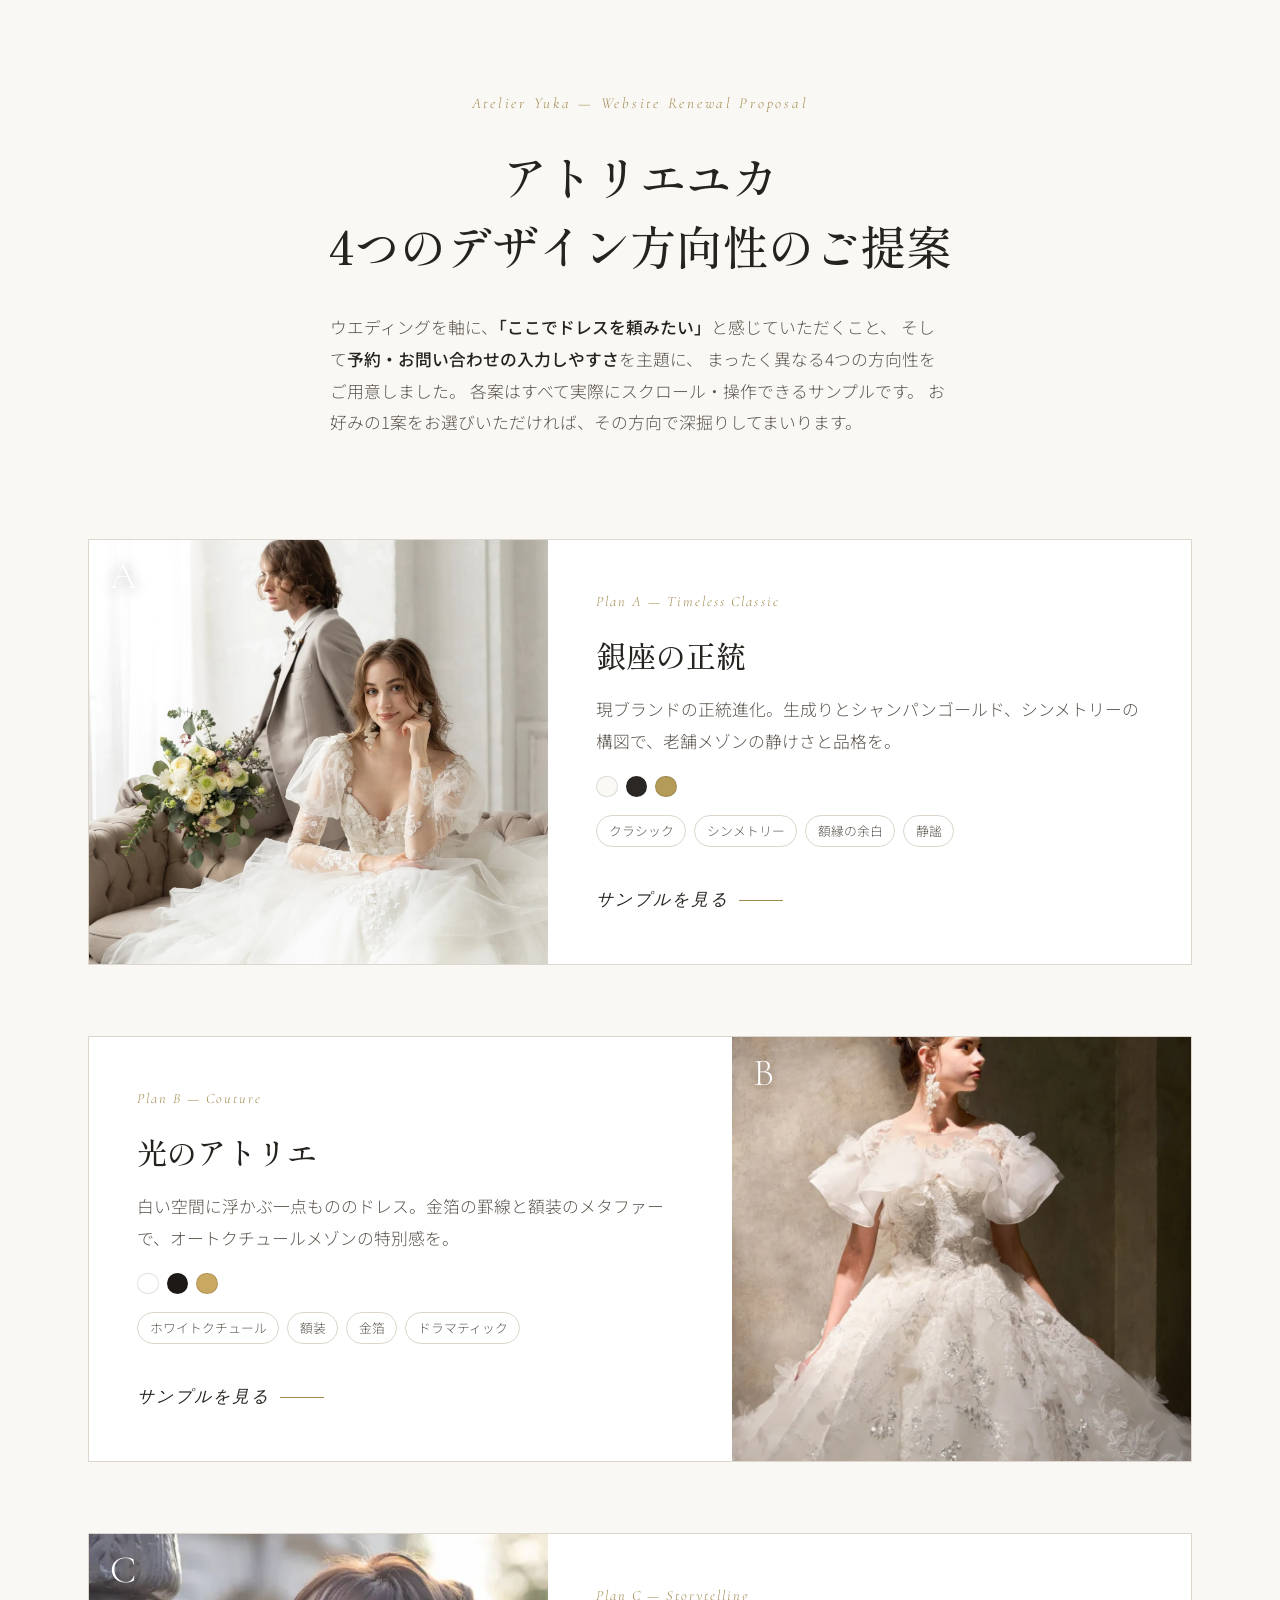
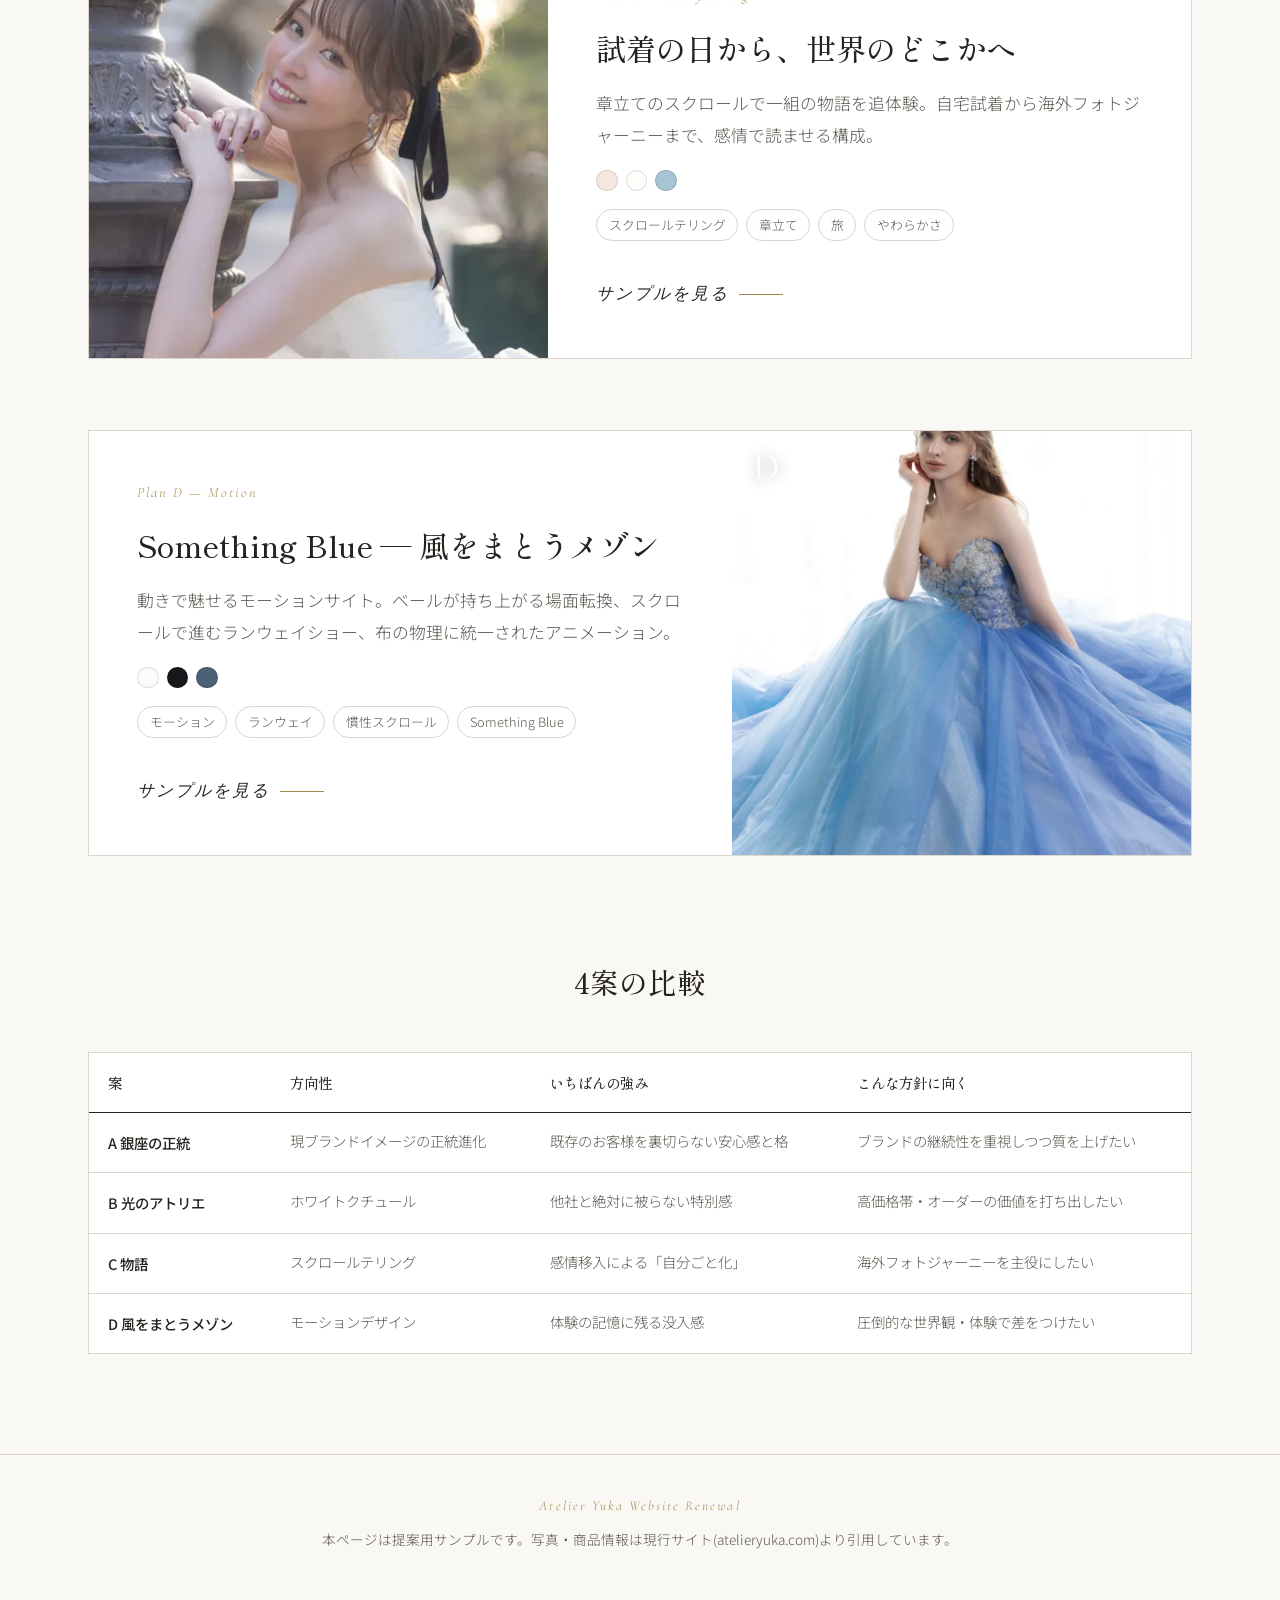
<file: archive/index.html>
<!DOCTYPE html>
<html lang="ja">
<head>
<meta charset="UTF-8">
<meta name="viewport" content="width=device-width, initial-scale=1">
<meta name="robots" content="noindex, nofollow">
<title>アトリエユカ リニューアル提案 — 4つのデザイン案</title>
<meta name="description" content="アトリエユカ サイトフルリプレイスに向けた4つのデザイン方向性のご提案。各案は実際に操作できるサンプルです。">
<link rel="preconnect" href="https://fonts.googleapis.com">
<link rel="preconnect" href="https://fonts.gstatic.com" crossorigin>
<link href="https://fonts.googleapis.com/css2?family=Cormorant+Garamond:ital,wght@0,400;0,500;1,400&family=Noto+Sans+JP:wght@300;400;500&family=Shippori+Mincho:wght@400;500&display=swap" rel="stylesheet">
<style>
:root {
  --ink: #26231f;
  --ink-soft: #5c564e;
  --paper: #faf8f4;
  --line: #dcd6cc;
  --accent: #a08a4f;
  --text-base: clamp(0.95rem, 0.9rem + 0.25vw, 1.05rem);
  --space-section: clamp(4rem, 3rem + 4vw, 7rem);
  --ease-out: cubic-bezier(0.16, 1, 0.3, 1);
}
* { margin: 0; padding: 0; box-sizing: border-box; }
html { scroll-behavior: smooth; }
body {
  font-family: "Noto Sans JP", sans-serif;
  font-weight: 300;
  font-size: var(--text-base);
  line-height: 1.9;
  color: var(--ink);
  background: var(--paper);
  -webkit-font-smoothing: antialiased;
}
img { max-width: 100%; height: auto; display: block; }
a { color: inherit; }
.skip-link {
  position: absolute; left: -9999px; top: 0;
  background: var(--ink); color: #fff; padding: 0.6em 1.2em; z-index: 100;
}
.skip-link:focus { left: 0; }
:focus-visible { outline: 2px solid var(--accent); outline-offset: 3px; }

.wrap { max-width: 1200px; margin: 0 auto; padding: 0 clamp(1.25rem, 4vw, 3rem); }

/* ---- header ---- */
.site-head {
  padding: calc(var(--space-section) * 0.9) 0 var(--space-section);
  text-align: center;
}
.site-head .en {
  font-family: "Cormorant Garamond", serif;
  font-style: italic;
  font-size: 0.95rem;
  letter-spacing: 0.18em;
  color: var(--accent);
  display: block;
  margin-bottom: 1.4rem;
}
.site-head h1 {
  font-family: "Shippori Mincho", serif;
  font-weight: 500;
  font-size: clamp(1.6rem, 1.2rem + 2.4vw, 2.9rem);
  line-height: 1.5;
  text-wrap: balance;
}
.site-head .lede {
  max-width: 620px;
  margin: 2rem auto 0;
  color: var(--ink-soft);
  text-align: left;
}
.site-head .lede strong { font-weight: 500; color: var(--ink); }

/* ---- proposal cards ---- */
.proposals { display: grid; gap: clamp(2.5rem, 2rem + 3vw, 5rem); padding-bottom: var(--space-section); }
.proposal {
  display: grid;
  grid-template-columns: minmax(0, 5fr) minmax(0, 7fr);
  border: 1px solid var(--line);
  background: #fff;
  text-decoration: none;
  overflow: hidden;
  transition: transform 180ms var(--ease-out), box-shadow 180ms var(--ease-out);
}
.proposal:hover, .proposal:focus-visible {
  transform: translateY(-4px);
  box-shadow: 0 18px 40px -20px rgba(38, 35, 31, 0.28);
}
.proposal:nth-of-type(even) { grid-template-columns: minmax(0, 7fr) minmax(0, 5fr); }
.proposal:nth-of-type(even) .proposal-visual { order: 2; }
.proposal-visual { position: relative; min-height: 300px; }
.proposal-visual img {
  position: absolute; inset: 0;
  width: 100%; height: 100%;
  object-fit: cover;
}
.proposal-visual .letter {
  position: absolute; top: 1.1rem; left: 1.3rem;
  font-family: "Cormorant Garamond", serif;
  font-size: 2.4rem; line-height: 1;
  color: #fff;
  text-shadow: 0 1px 14px rgba(0,0,0,0.45);
}
.proposal-body { padding: clamp(1.8rem, 1.4rem + 2vw, 3.2rem); display: flex; flex-direction: column; gap: 1.1rem; }
.proposal-body .plan-no {
  font-family: "Cormorant Garamond", serif;
  font-style: italic;
  letter-spacing: 0.14em;
  font-size: 0.9rem;
  color: var(--accent);
}
.proposal-body h2 {
  font-family: "Shippori Mincho", serif;
  font-weight: 500;
  font-size: clamp(1.35rem, 1.2rem + 0.9vw, 1.9rem);
  line-height: 1.45;
  text-wrap: balance;
}
.proposal-body .concept { color: var(--ink-soft); }
.palette { display: flex; gap: 0.5rem; align-items: center; }
.palette span {
  width: 1.35rem; height: 1.35rem; border-radius: 50%;
  border: 1px solid rgba(0,0,0,0.12);
}
.keywords { display: flex; flex-wrap: wrap; gap: 0.5rem; list-style: none; }
.keywords li {
  font-size: 0.8rem;
  border: 1px solid var(--line);
  padding: 0.25em 0.9em;
  border-radius: 999px;
  color: var(--ink-soft);
  white-space: nowrap;
}
.proposal-body .view {
  margin-top: auto;
  padding-top: 1.2rem;
  font-family: "Cormorant Garamond", serif;
  font-style: italic;
  font-size: 1.05rem;
  letter-spacing: 0.12em;
  color: var(--ink);
  display: inline-flex; align-items: center; gap: 0.6em;
}
.proposal-body .view::after {
  content: "";
  width: 2.6em; height: 1px;
  background: var(--accent);
  transition: transform 180ms var(--ease-out);
  transform-origin: left center;
}
.proposal:hover .view::after, .proposal:focus-visible .view::after { transform: scaleX(1.5); }

/* ---- compare table ---- */
.compare { padding-bottom: var(--space-section); }
.compare h2 {
  font-family: "Shippori Mincho", serif;
  font-weight: 500;
  font-size: clamp(1.3rem, 1.1rem + 1vw, 1.8rem);
  text-align: center;
  margin-bottom: 2.6rem;
}
.compare-scroll { overflow-x: auto; border: 1px solid var(--line); background: #fff; }
table { border-collapse: collapse; width: 100%; min-width: 760px; font-size: 0.9rem; }
caption { position: absolute; left: -9999px; }
th, td { padding: 1rem 1.2rem; text-align: left; vertical-align: top; border-bottom: 1px solid var(--line); }
thead th {
  font-family: "Shippori Mincho", serif;
  font-weight: 500;
  white-space: nowrap;
  border-bottom: 1px solid var(--ink);
}
tbody th { font-weight: 500; white-space: nowrap; }
tbody tr:last-child th, tbody tr:last-child td { border-bottom: none; }
td { color: var(--ink-soft); line-height: 1.7; }

/* ---- footer ---- */
.site-foot {
  border-top: 1px solid var(--line);
  padding: 2.4rem 0 3rem;
  text-align: center;
  color: var(--ink-soft);
  font-size: 0.85rem;
}
.site-foot .en {
  font-family: "Cormorant Garamond", serif;
  font-style: italic;
  letter-spacing: 0.15em;
  display: block;
  margin-bottom: 0.5rem;
  color: var(--accent);
}

@media (max-width: 760px) {
  .proposal, .proposal:nth-of-type(even) { grid-template-columns: 1fr; }
  .proposal:nth-of-type(even) .proposal-visual { order: 0; }
  .proposal-visual { min-height: 0; aspect-ratio: 16 / 9; }
}
@media (prefers-reduced-motion: reduce) {
  html { scroll-behavior: auto; }
  .proposal, .proposal-body .view::after { transition: none; }
}
</style>
</head>
<body>
<a class="skip-link" href="#main">本文へスキップ</a>

<header class="site-head wrap">
  <span class="en">Atelier Yuka — Website Renewal Proposal</span>
  <h1>アトリエユカ<br>4つのデザイン方向性のご提案</h1>
  <p class="lede">
    ウエディングを軸に、<strong>「ここでドレスを頼みたい」</strong>と感じていただくこと、
    そして<strong>予約・お問い合わせの入力しやすさ</strong>を主題に、
    まったく異なる4つの方向性をご用意しました。
    各案はすべて実際にスクロール・操作できるサンプルです。
    お好みの1案をお選びいただければ、その方向で深掘りしてまいります。
  </p>
</header>

<main id="main">
  <div class="proposals wrap">

    <a class="proposal" href="../index.html">
      <div class="proposal-visual">
        <img src="../assets/img/hero-01.webp" alt="ソファに腰掛けるウエディングドレス姿の女性とタキシードの男性" width="900" height="857" fetchpriority="high">
        <span class="letter" aria-hidden="true">A</span>
      </div>
      <div class="proposal-body">
        <span class="plan-no">Plan A — Timeless Classic</span>
        <h2>銀座の正統</h2>
        <p class="concept">現ブランドの正統進化。生成りとシャンパンゴールド、シンメトリーの構図で、老舗メゾンの静けさと品格を。</p>
        <div class="palette" role="img" aria-label="配色: 生成り、墨、シャンパンゴールド">
          <span style="background:#FBF9F5"></span>
          <span style="background:#2B2724"></span>
          <span style="background:#B49B57"></span>
        </div>
        <ul class="keywords">
          <li>クラシック</li><li>シンメトリー</li><li>額縁の余白</li><li>静謐</li>
        </ul>
        <span class="view">サンプルを見る</span>
      </div>
    </a>

    <a class="proposal" href="b-couture/index.html">
      <div class="proposal-visual">
        <img src="../assets/img/wd-01.webp" alt="やわらかな光の中に立つオートクチュールのウエディングドレス" width="1080" height="1350" loading="lazy">
        <span class="letter" aria-hidden="true">B</span>
      </div>
      <div class="proposal-body">
        <span class="plan-no">Plan B — Couture</span>
        <h2>光のアトリエ</h2>
        <p class="concept">白い空間に浮かぶ一点もののドレス。金箔の罫線と額装のメタファーで、オートクチュールメゾンの特別感を。</p>
        <div class="palette" role="img" aria-label="配色: 白、墨、金">
          <span style="background:#FFFFFF"></span>
          <span style="background:#1C1916"></span>
          <span style="background:#C9A961"></span>
        </div>
        <ul class="keywords">
          <li>ホワイトクチュール</li><li>額装</li><li>金箔</li><li>ドラマティック</li>
        </ul>
        <span class="view">サンプルを見る</span>
      </div>
    </a>

    <a class="proposal" href="c-story/index.html">
      <div class="proposal-visual">
        <img src="../assets/img/journey-paris.webp" alt="パリ・エッフェル塔の前でのウエディングフォト" width="640" height="960" loading="lazy">
        <span class="letter" aria-hidden="true">C</span>
      </div>
      <div class="proposal-body">
        <span class="plan-no">Plan C — Storytelling</span>
        <h2>試着の日から、世界のどこかへ</h2>
        <p class="concept">章立てのスクロールで一組の物語を追体験。自宅試着から海外フォトジャーニーまで、感情で読ませる構成。</p>
        <div class="palette" role="img" aria-label="配色: ブラッシュ、アイボリー、スカイブルー">
          <span style="background:#F5E6E0"></span>
          <span style="background:#FFFDF9"></span>
          <span style="background:#A8C3D1"></span>
        </div>
        <ul class="keywords">
          <li>スクロールテリング</li><li>章立て</li><li>旅</li><li>やわらかさ</li>
        </ul>
        <span class="view">サンプルを見る</span>
      </div>
    </a>

    <a class="proposal" href="d-motion/index.html">
      <div class="proposal-visual">
        <img src="../assets/img/cd-01.webp" alt="淡いブルーのカラードレスをまとい座る女性" width="800" height="1199" loading="lazy">
        <span class="letter" aria-hidden="true">D</span>
      </div>
      <div class="proposal-body">
        <span class="plan-no">Plan D — Motion</span>
        <h2>Something Blue — 風をまとうメゾン</h2>
        <p class="concept">動きで魅せるモーションサイト。ベールが持ち上がる場面転換、スクロールで進むランウェイショー、布の物理に統一されたアニメーション。</p>
        <div class="palette" role="img" aria-label="配色: 白磁、墨、サムシングブルー">
          <span style="background:#FCFBF9"></span>
          <span style="background:#17161A"></span>
          <span style="background:#4E6076"></span>
        </div>
        <ul class="keywords">
          <li>モーション</li><li>ランウェイ</li><li>慣性スクロール</li><li>Something Blue</li>
        </ul>
        <span class="view">サンプルを見る</span>
      </div>
    </a>

  </div>

  <section class="compare wrap" aria-labelledby="compare-heading">
    <h2 id="compare-heading">4案の比較</h2>
    <div class="compare-scroll">
      <table>
        <caption>4つのデザイン案の方向性・強み・向いているお客様像の比較</caption>
        <thead>
          <tr>
            <th scope="col">案</th>
            <th scope="col">方向性</th>
            <th scope="col">いちばんの強み</th>
            <th scope="col">こんな方針に向く</th>
          </tr>
        </thead>
        <tbody>
          <tr>
            <th scope="row">A 銀座の正統</th>
            <td>現ブランドイメージの正統進化</td>
            <td>既存のお客様を裏切らない安心感と格</td>
            <td>ブランドの継続性を重視しつつ質を上げたい</td>
          </tr>
          <tr>
            <th scope="row">B 光のアトリエ</th>
            <td>ホワイトクチュール</td>
            <td>他社と絶対に被らない特別感</td>
            <td>高価格帯・オーダーの価値を打ち出したい</td>
          </tr>
          <tr>
            <th scope="row">C 物語</th>
            <td>スクロールテリング</td>
            <td>感情移入による「自分ごと化」</td>
            <td>海外フォトジャーニーを主役にしたい</td>
          </tr>
          <tr>
            <th scope="row">D 風をまとうメゾン</th>
            <td>モーションデザイン</td>
            <td>体験の記憶に残る没入感</td>
            <td>圧倒的な世界観・体験で差をつけたい</td>
          </tr>
        </tbody>
      </table>
    </div>
  </section>
</main>

<footer class="site-foot">
  <div class="wrap">
    <span class="en">Atelier Yuka Website Renewal</span>
    <p>本ページは提案用サンプルです。写真・商品情報は現行サイト(atelieryuka.com)より引用しています。</p>
  </div>
</footer>
</body>
</html>
</file>
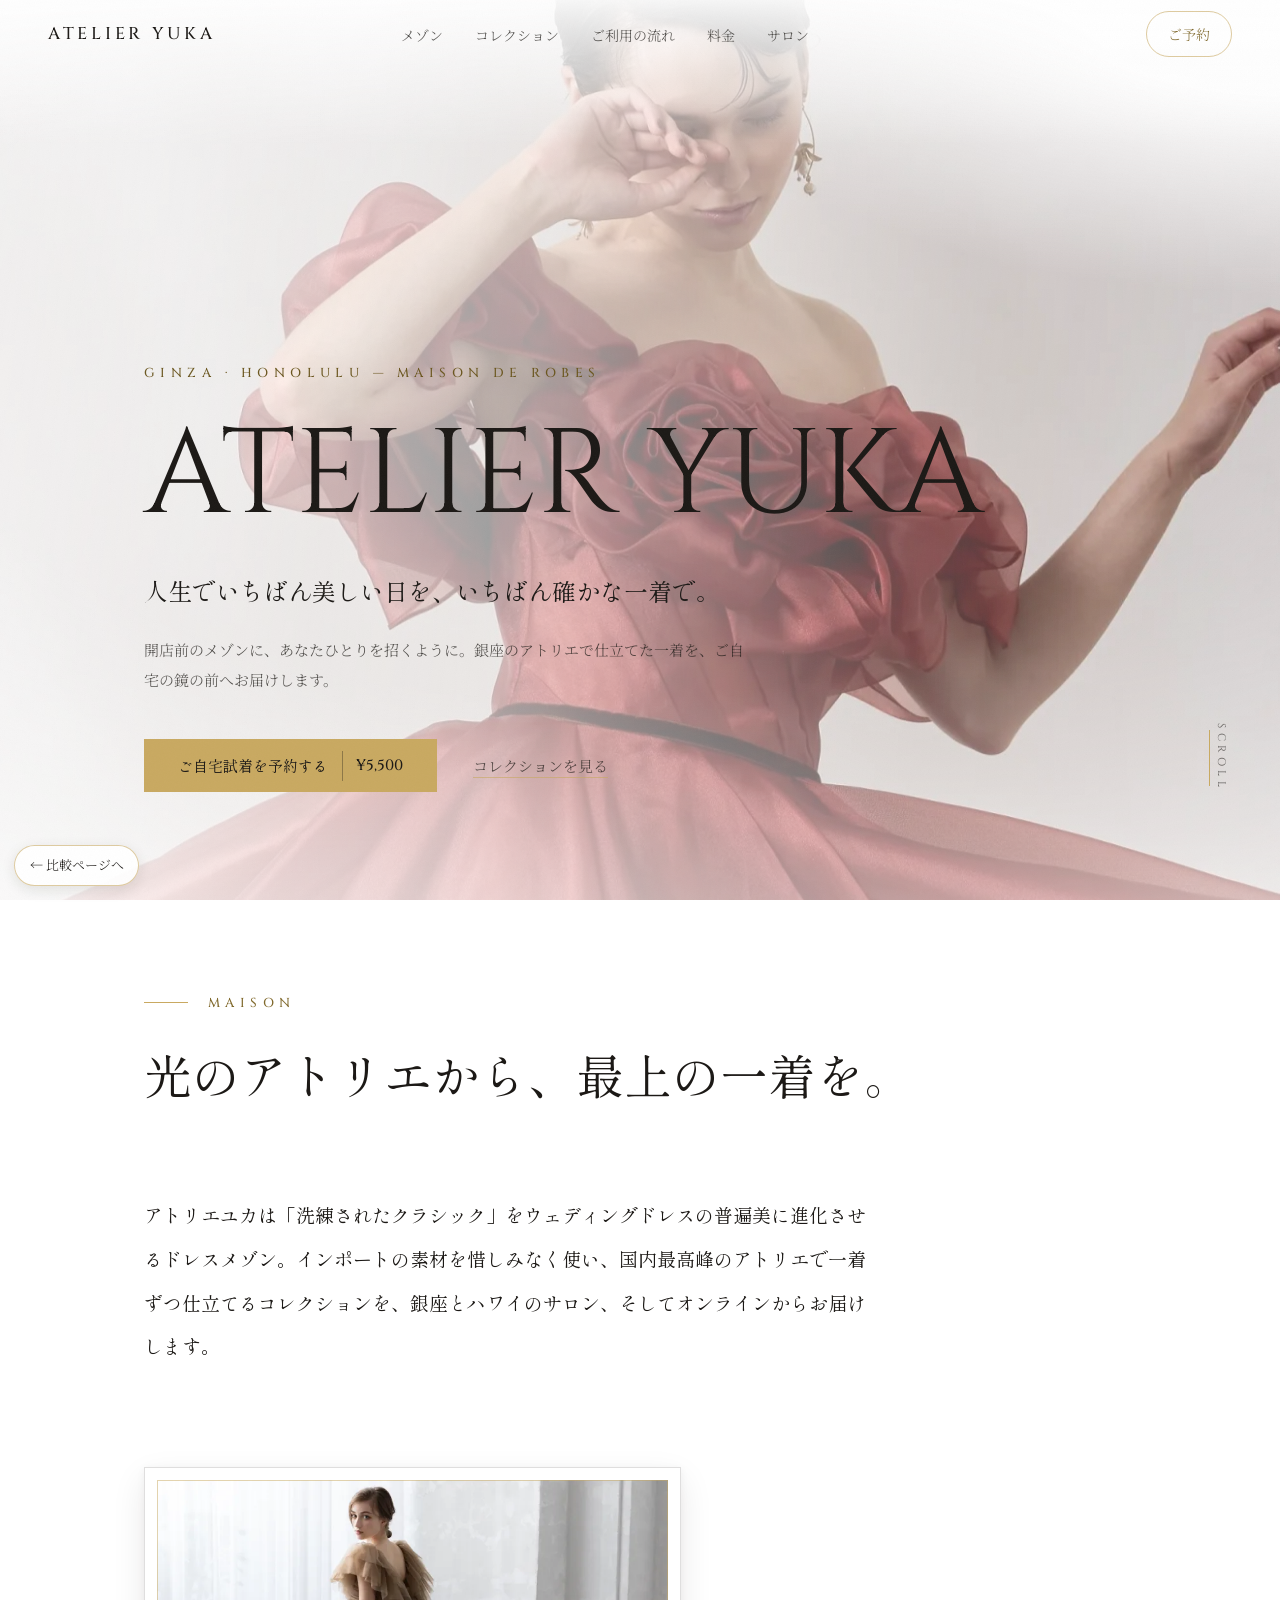
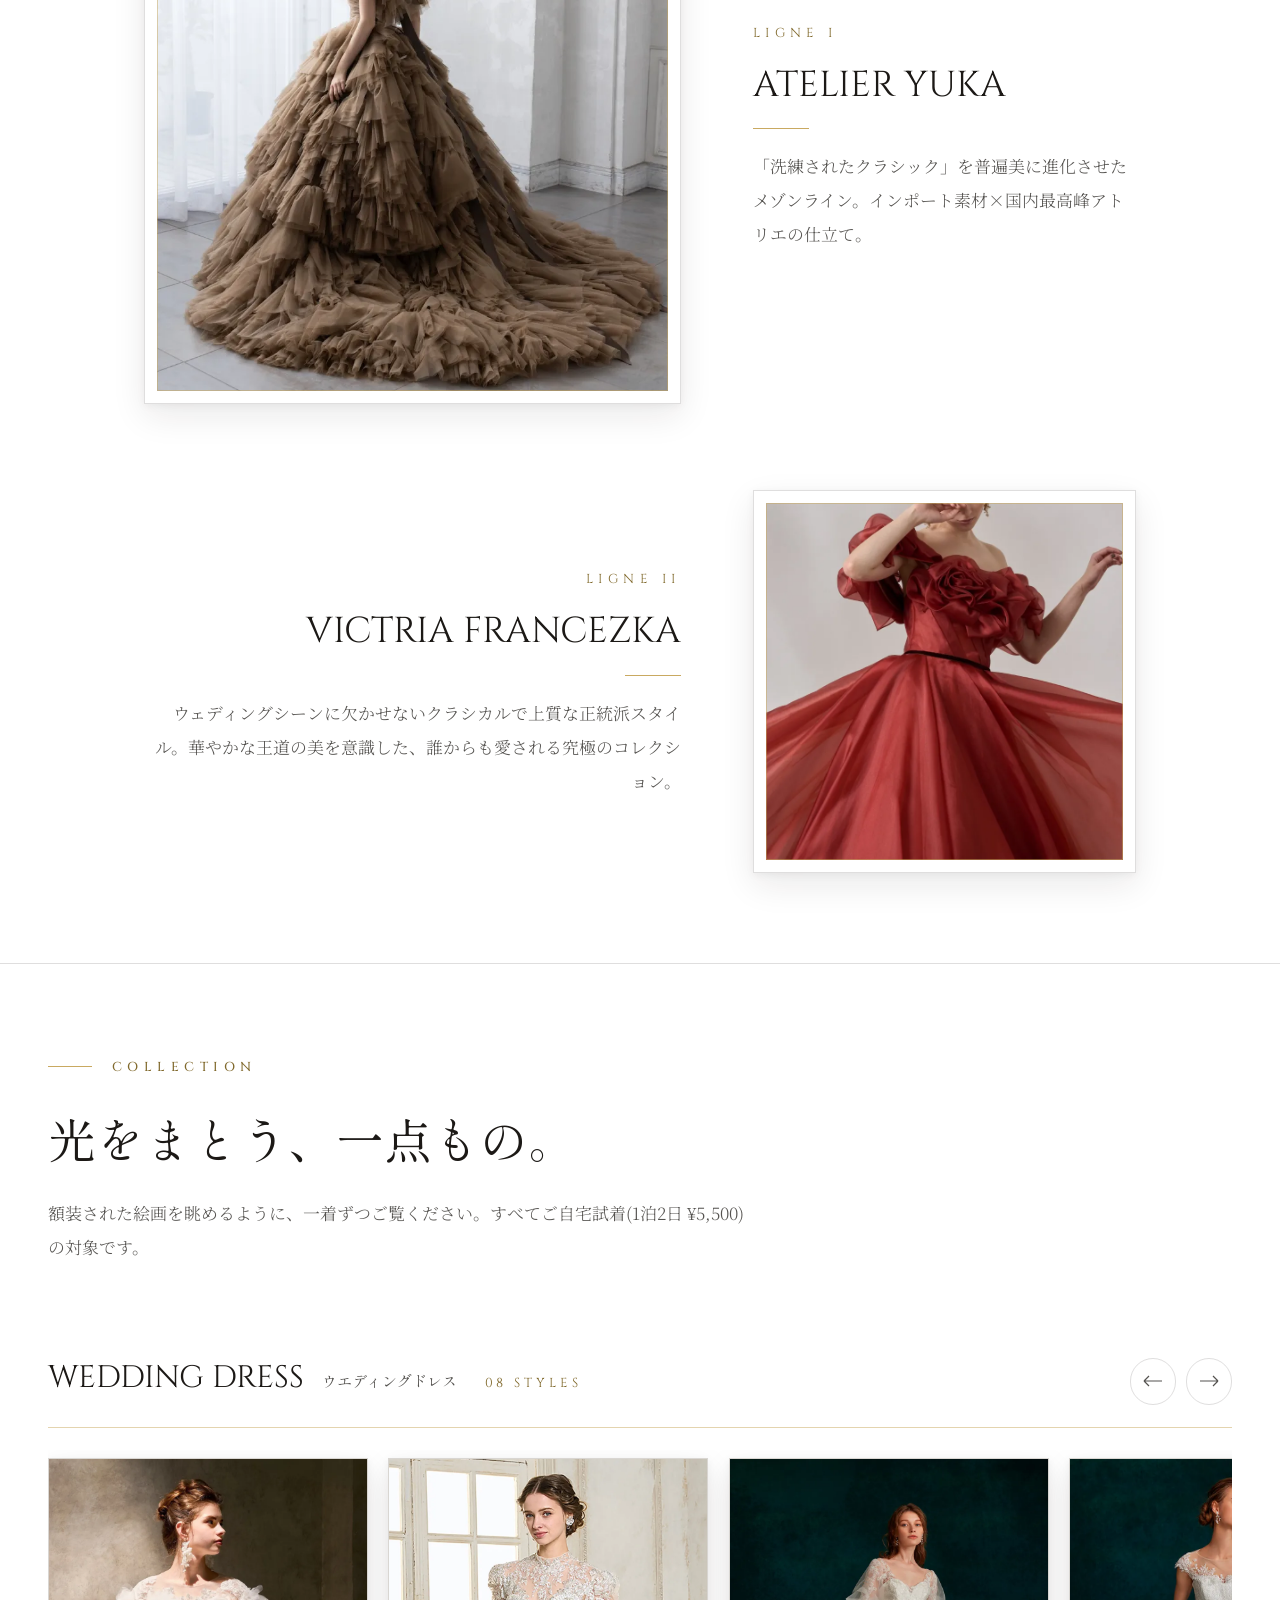
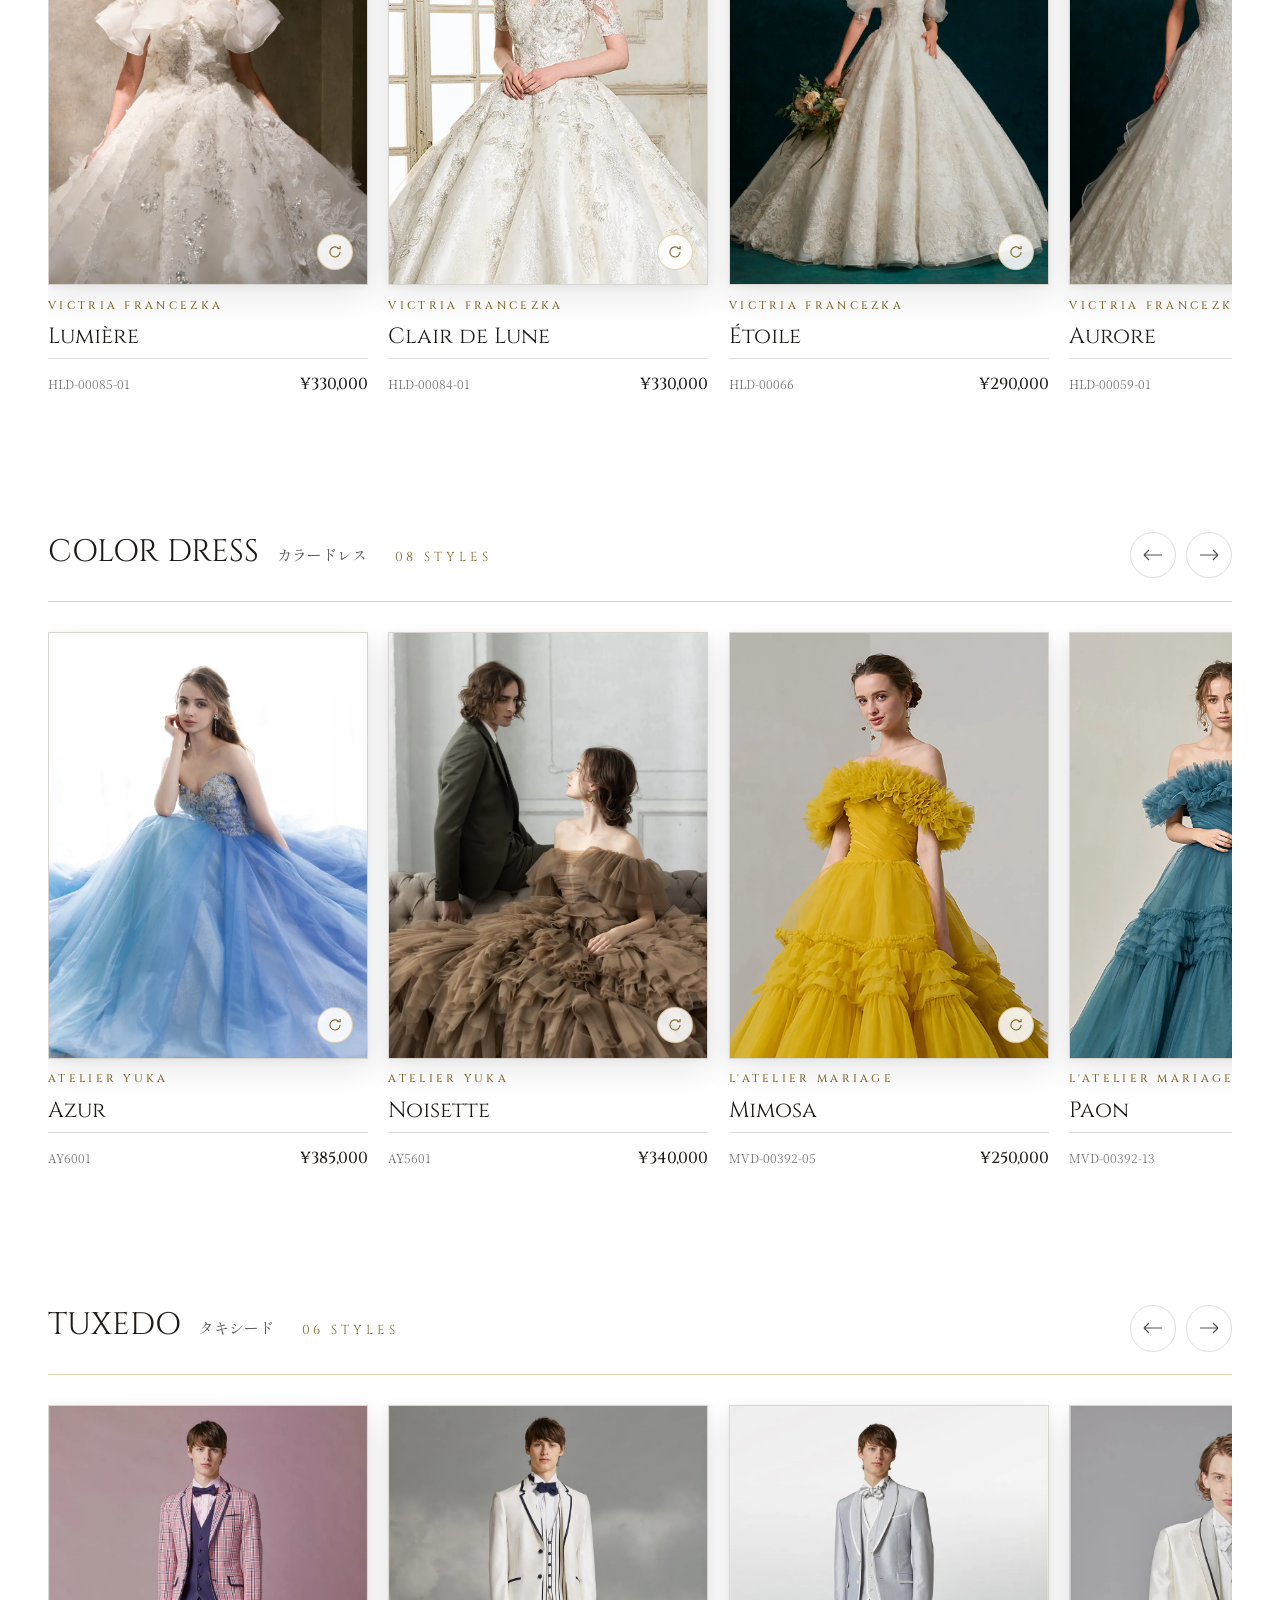
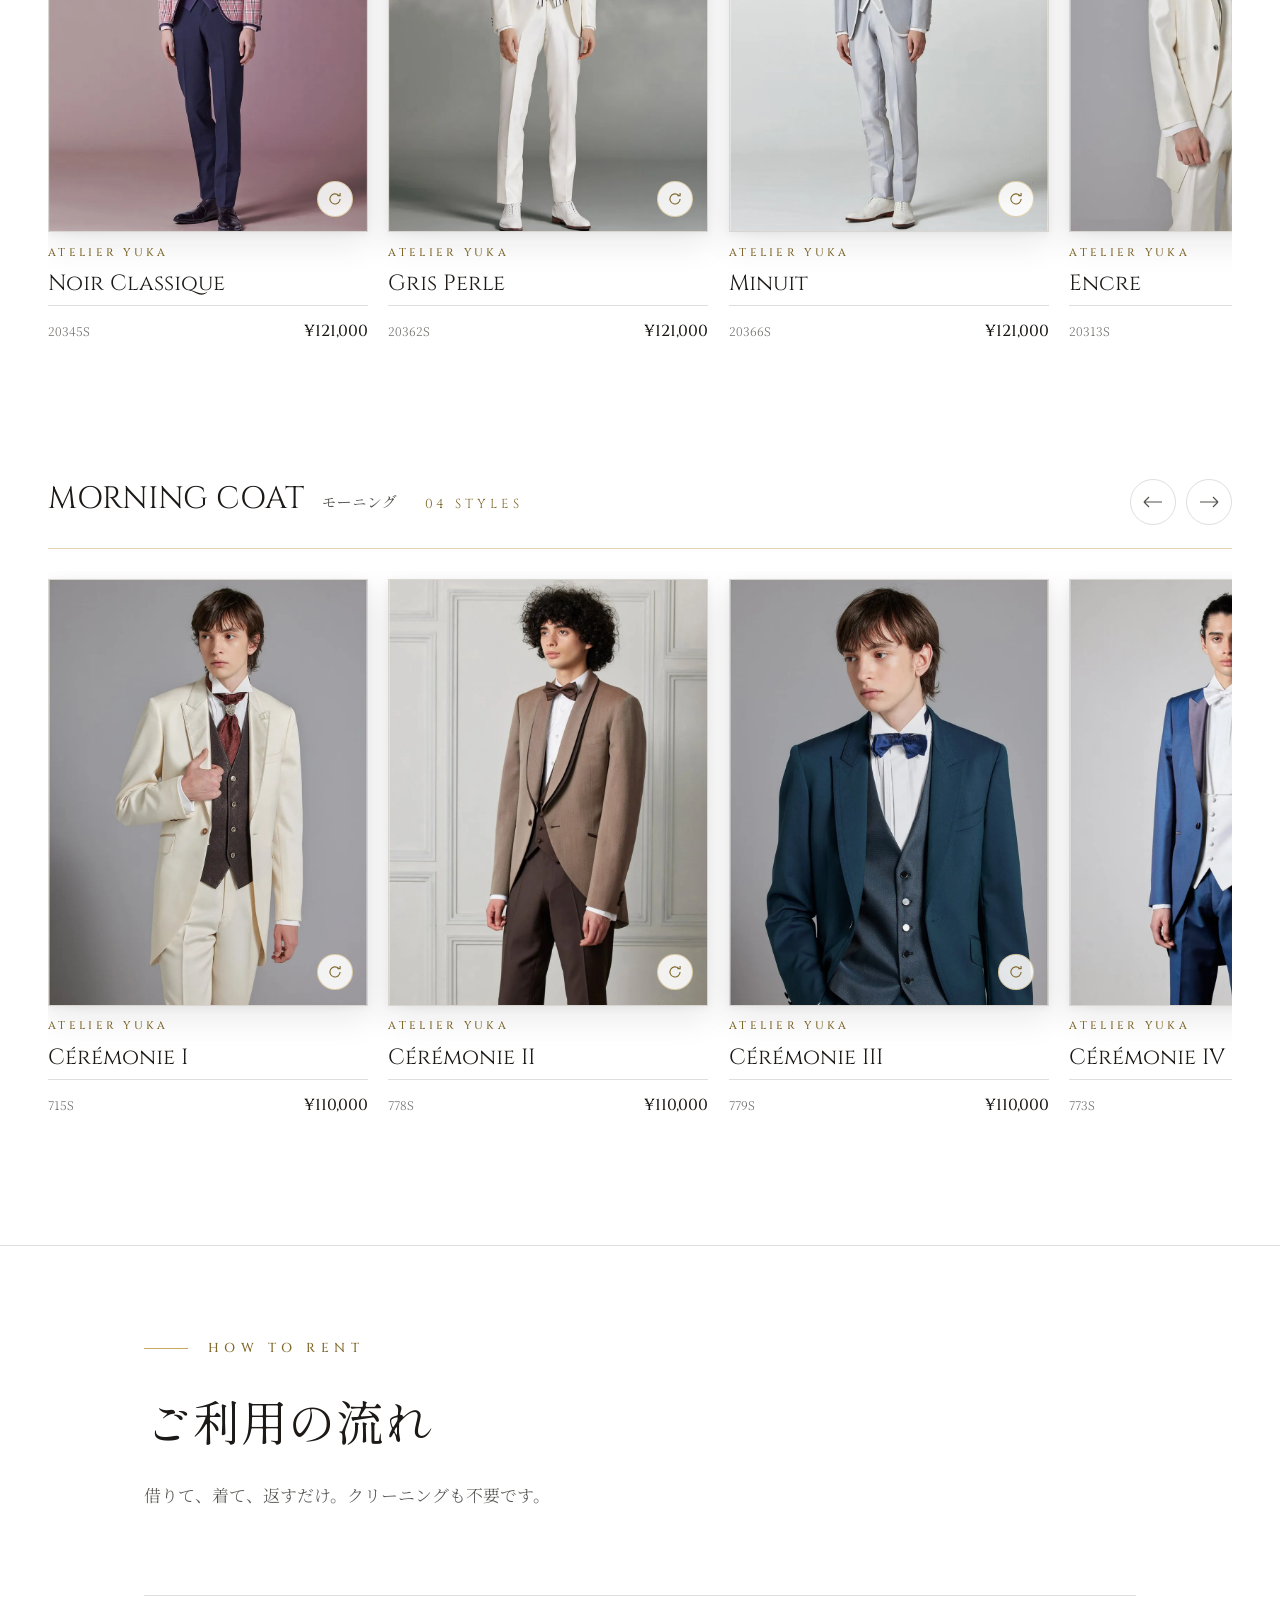
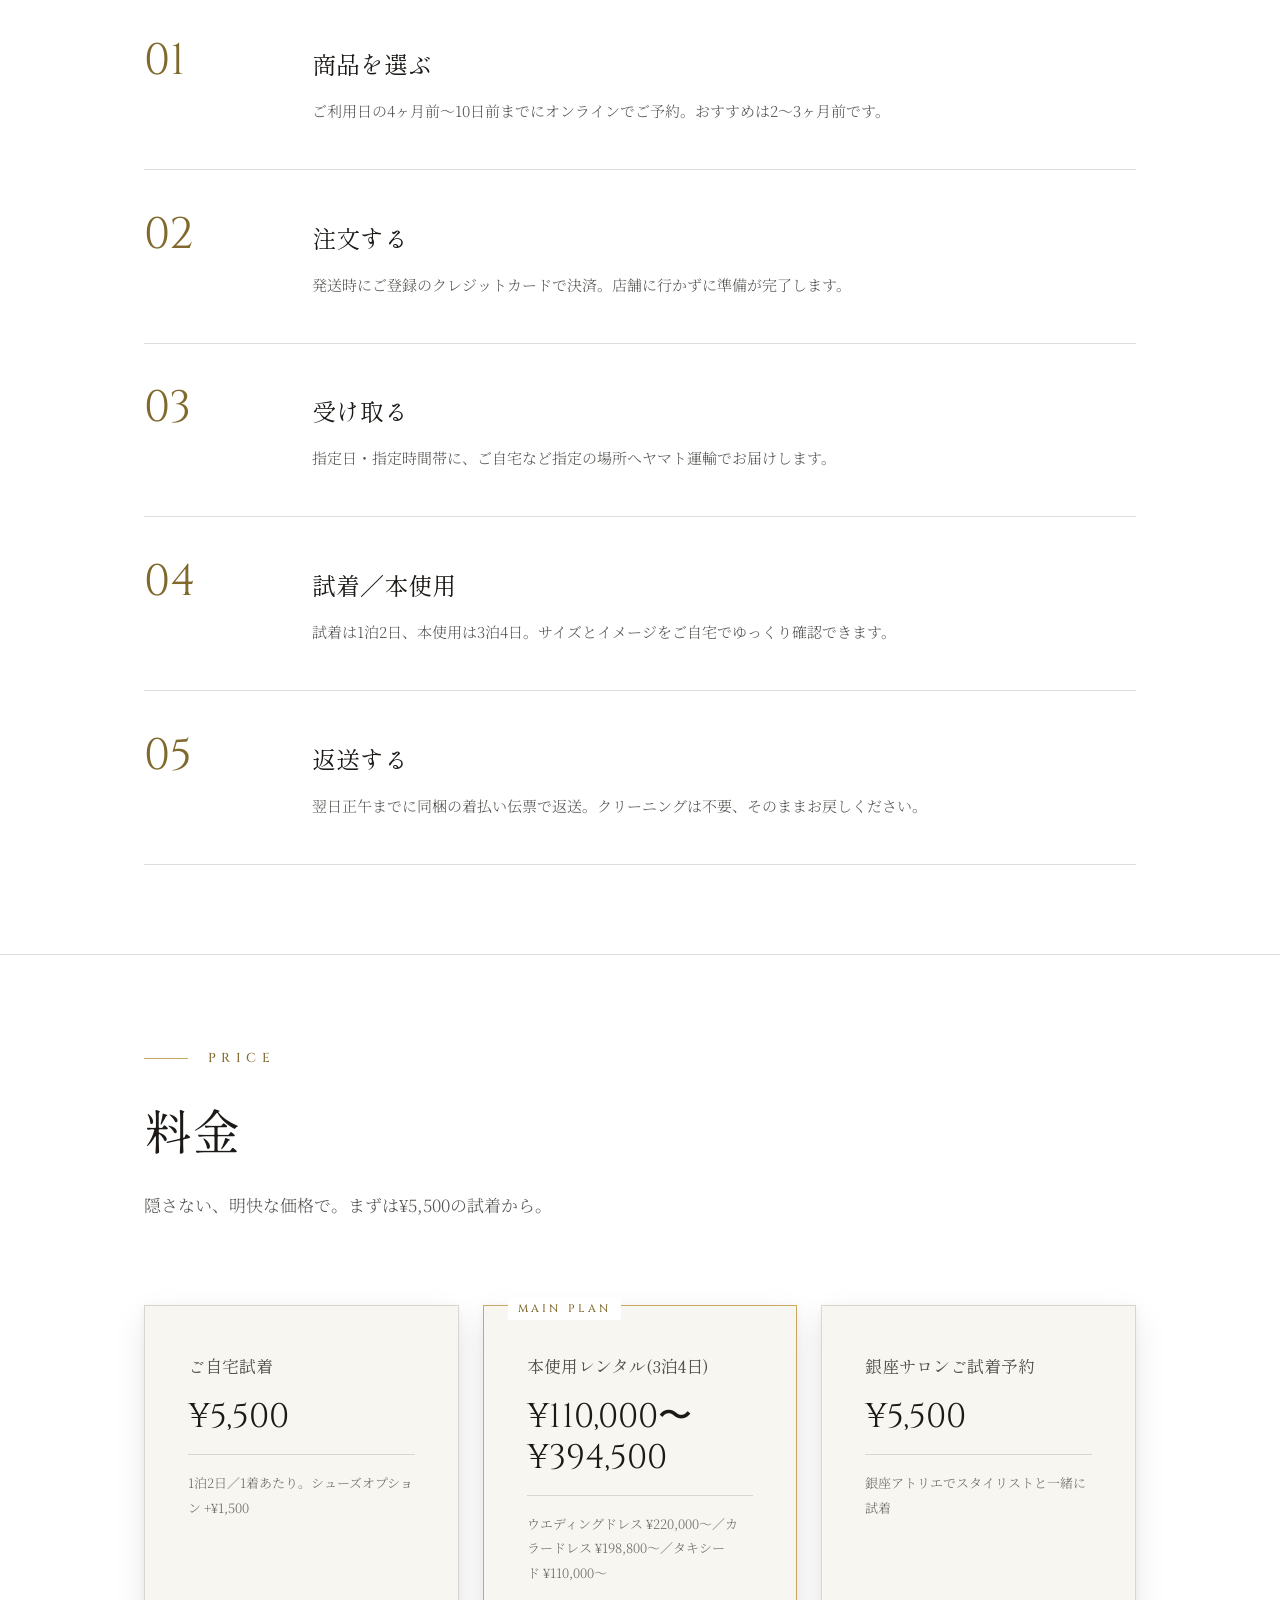
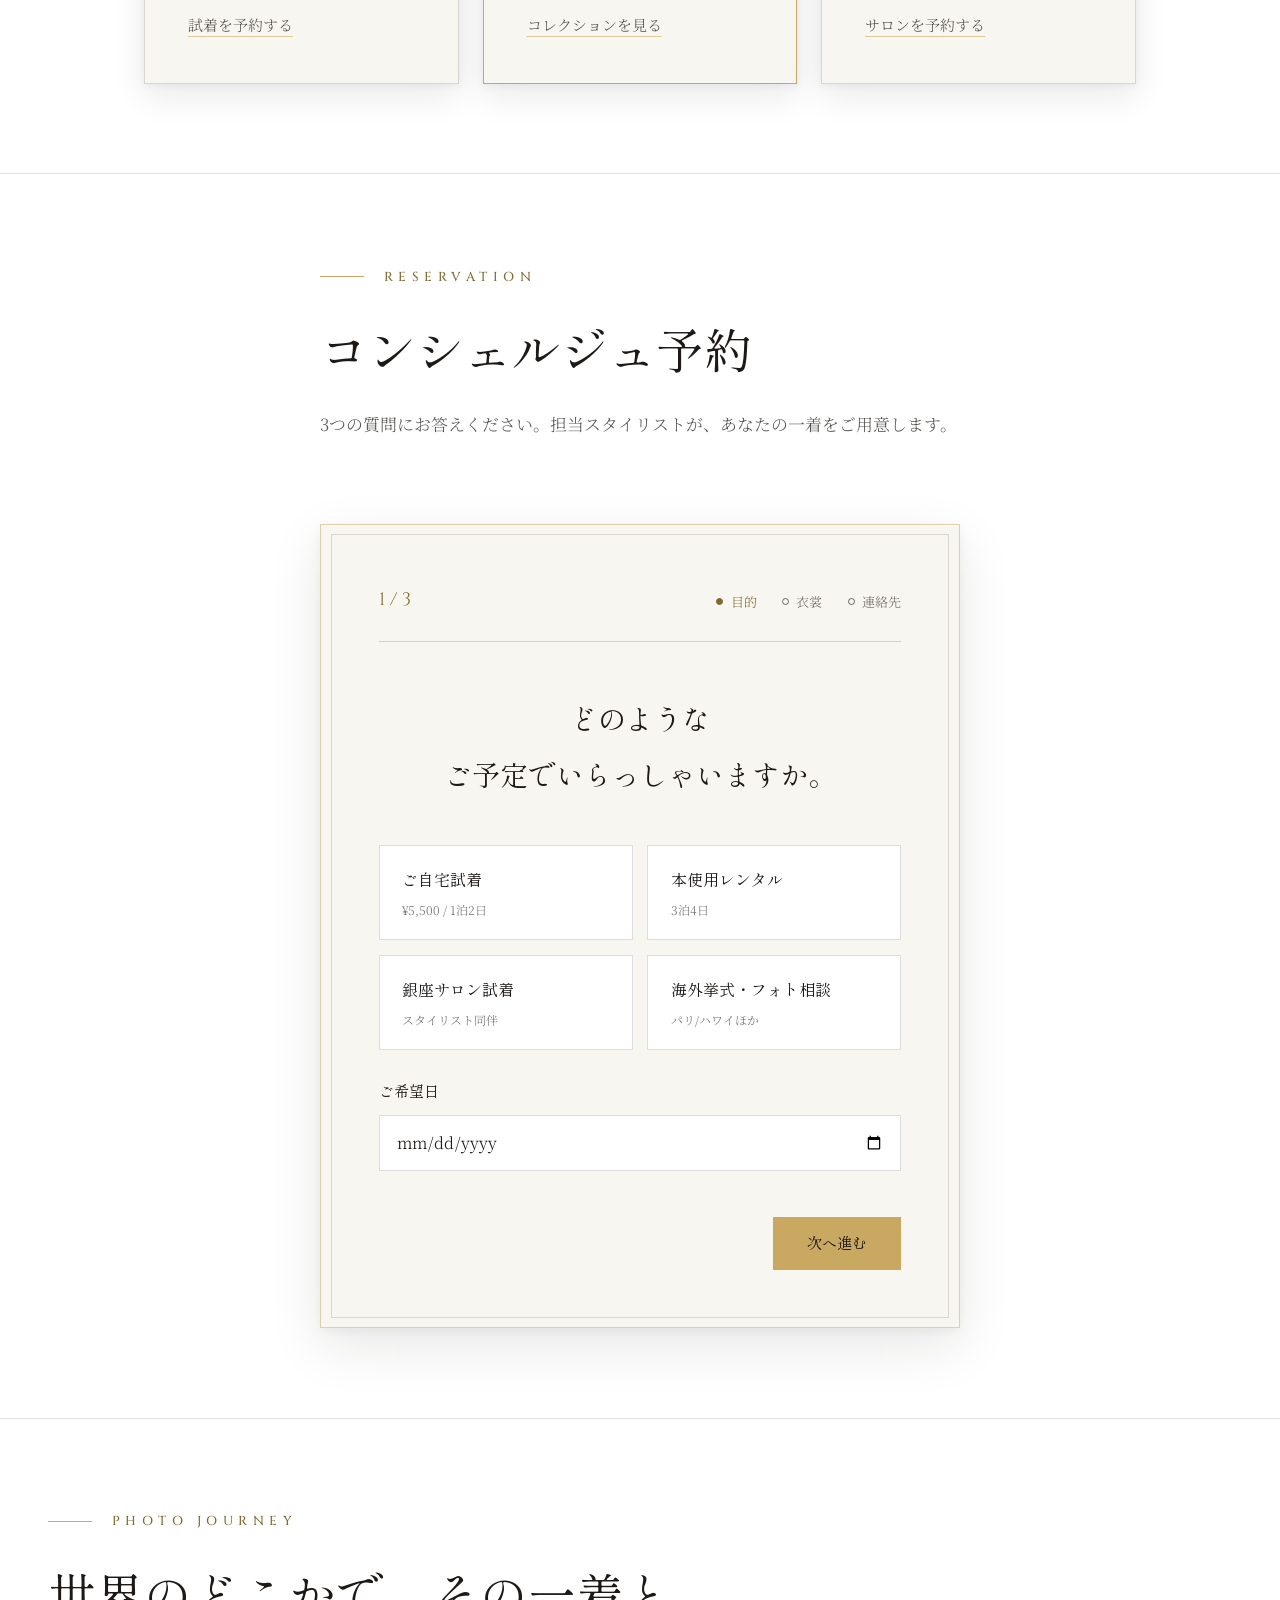
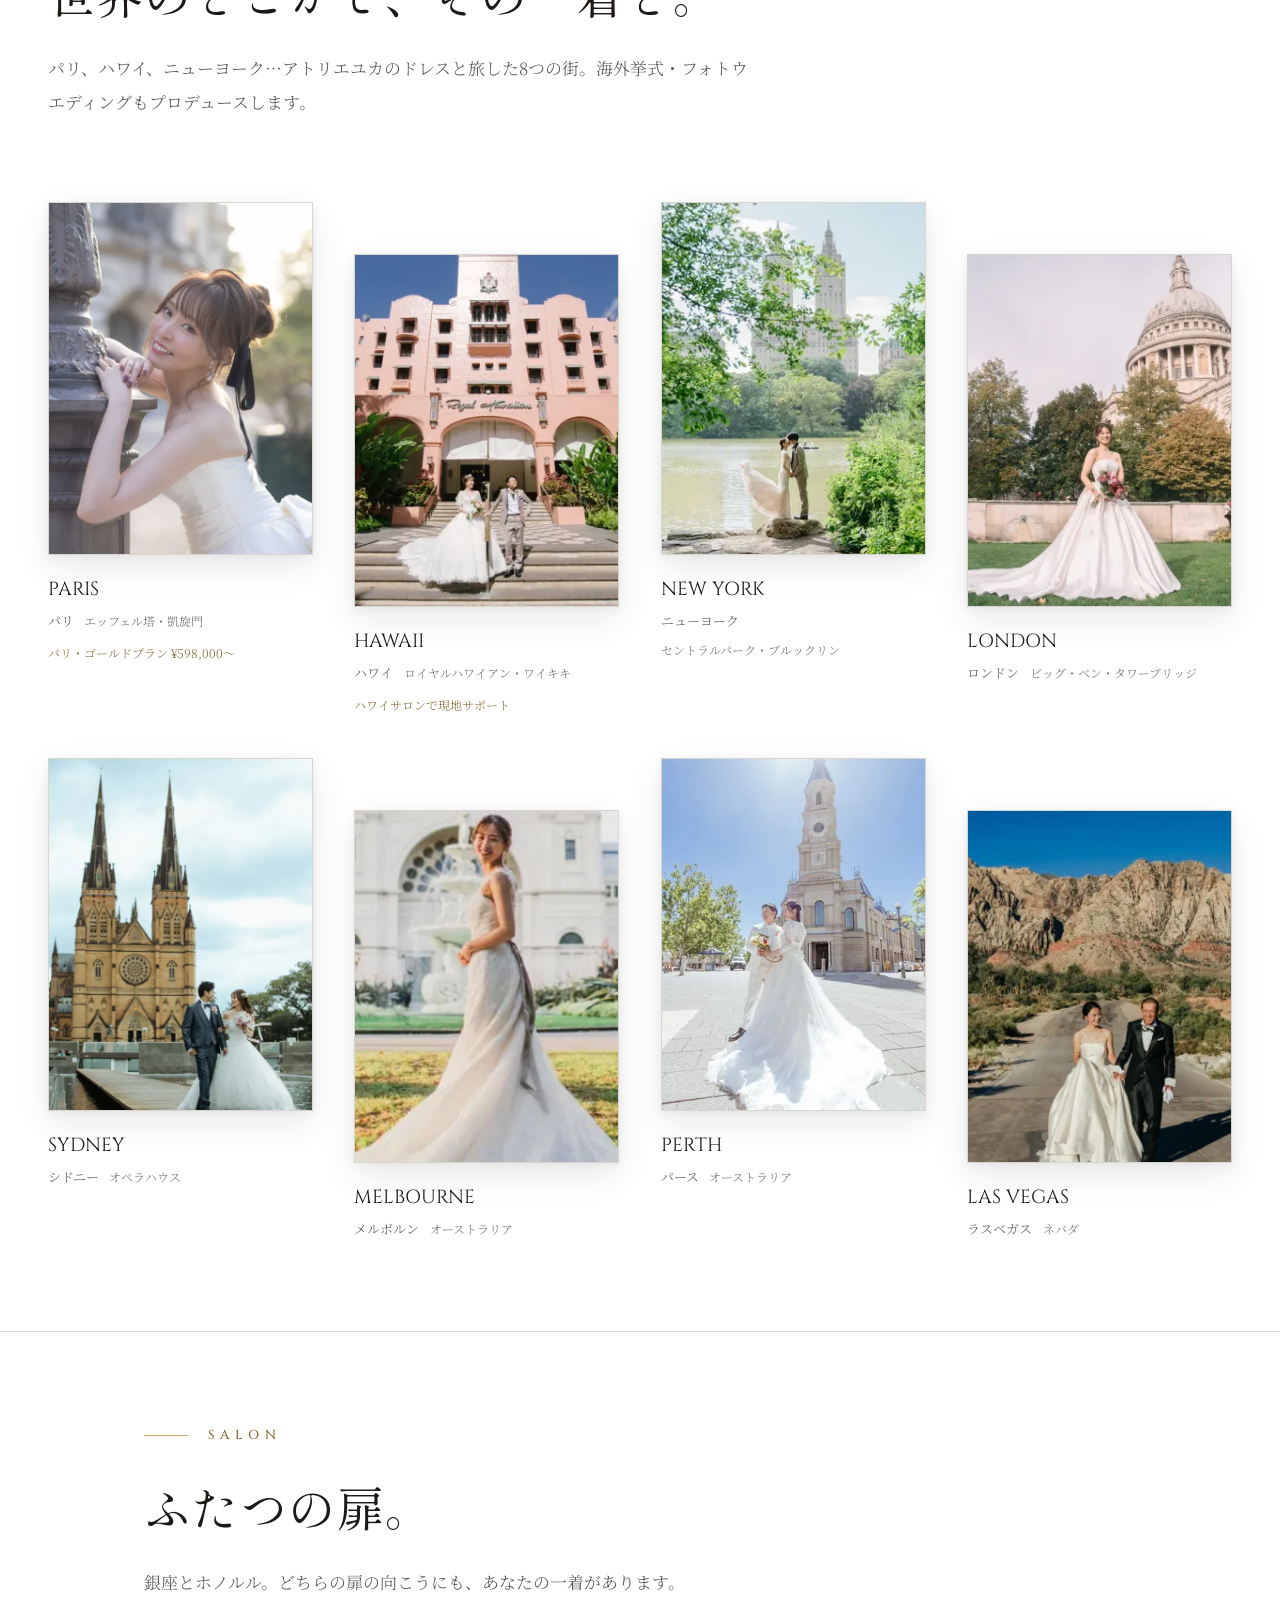
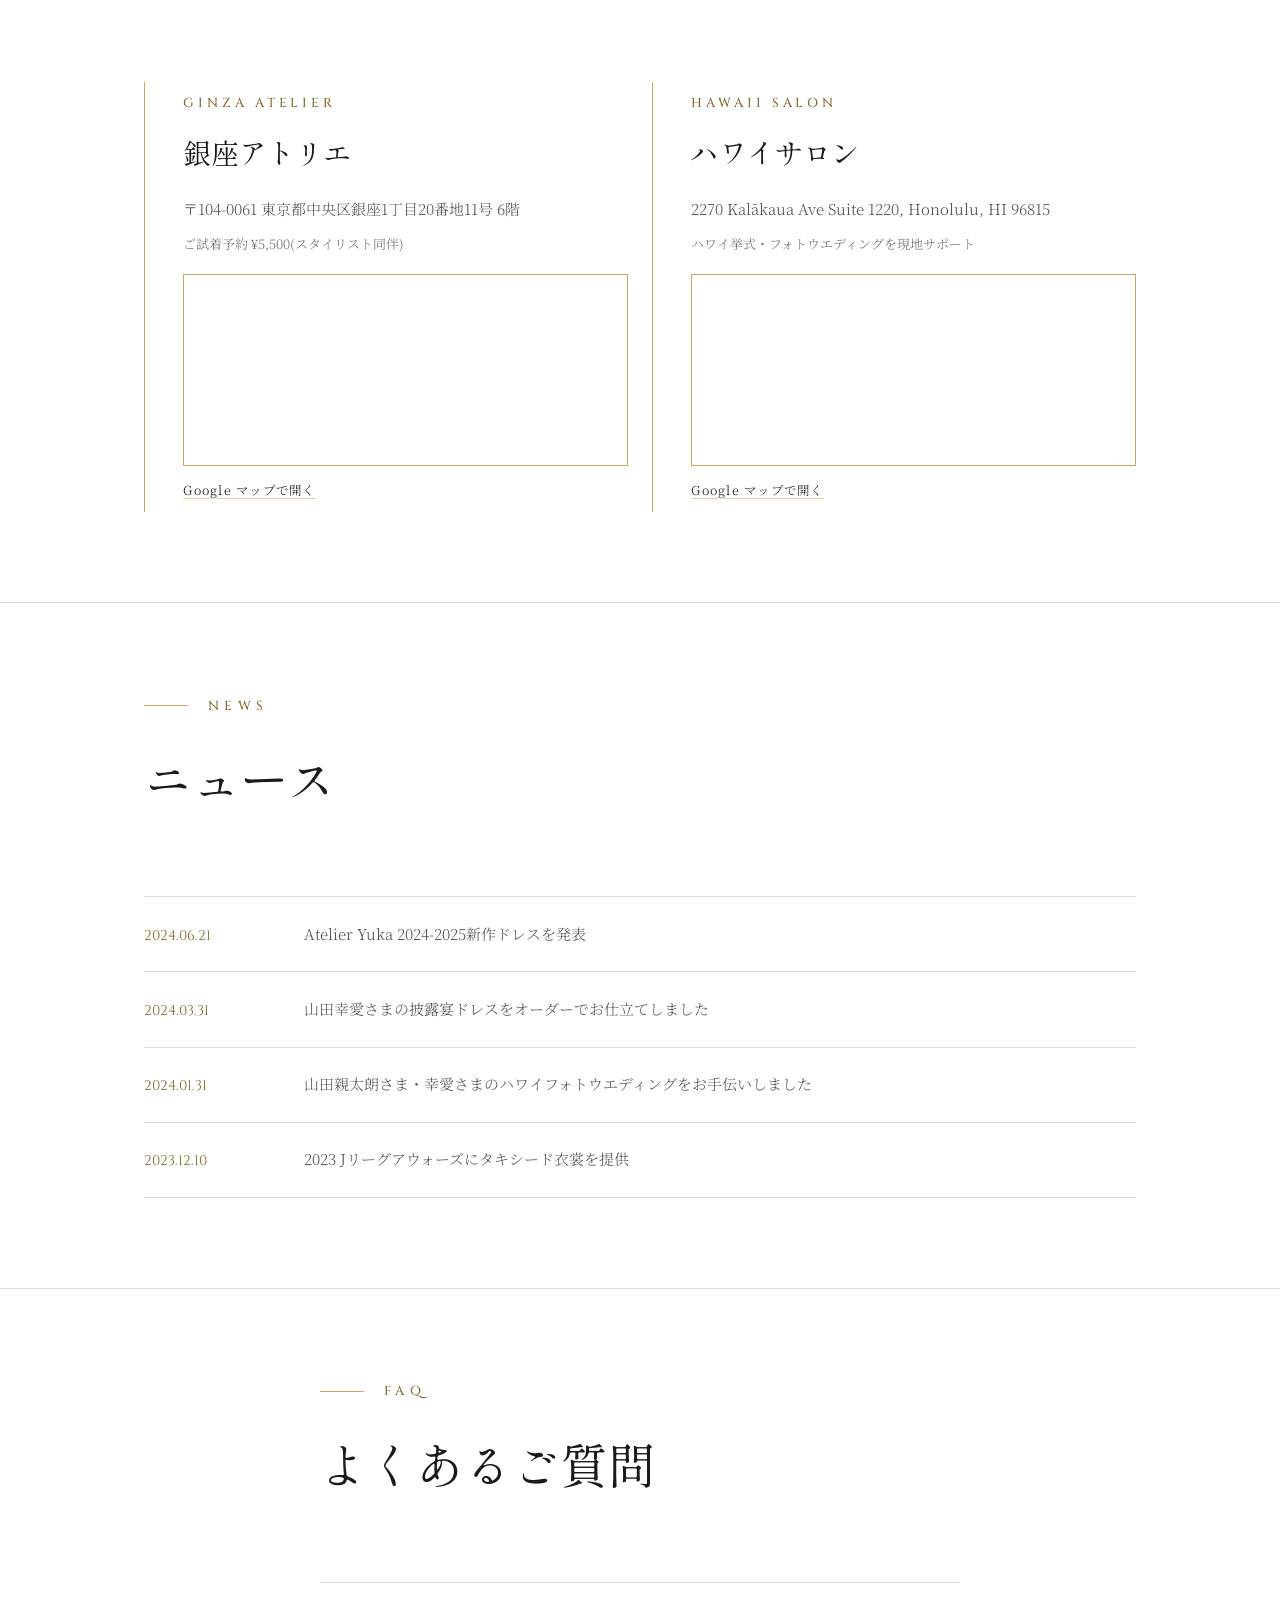
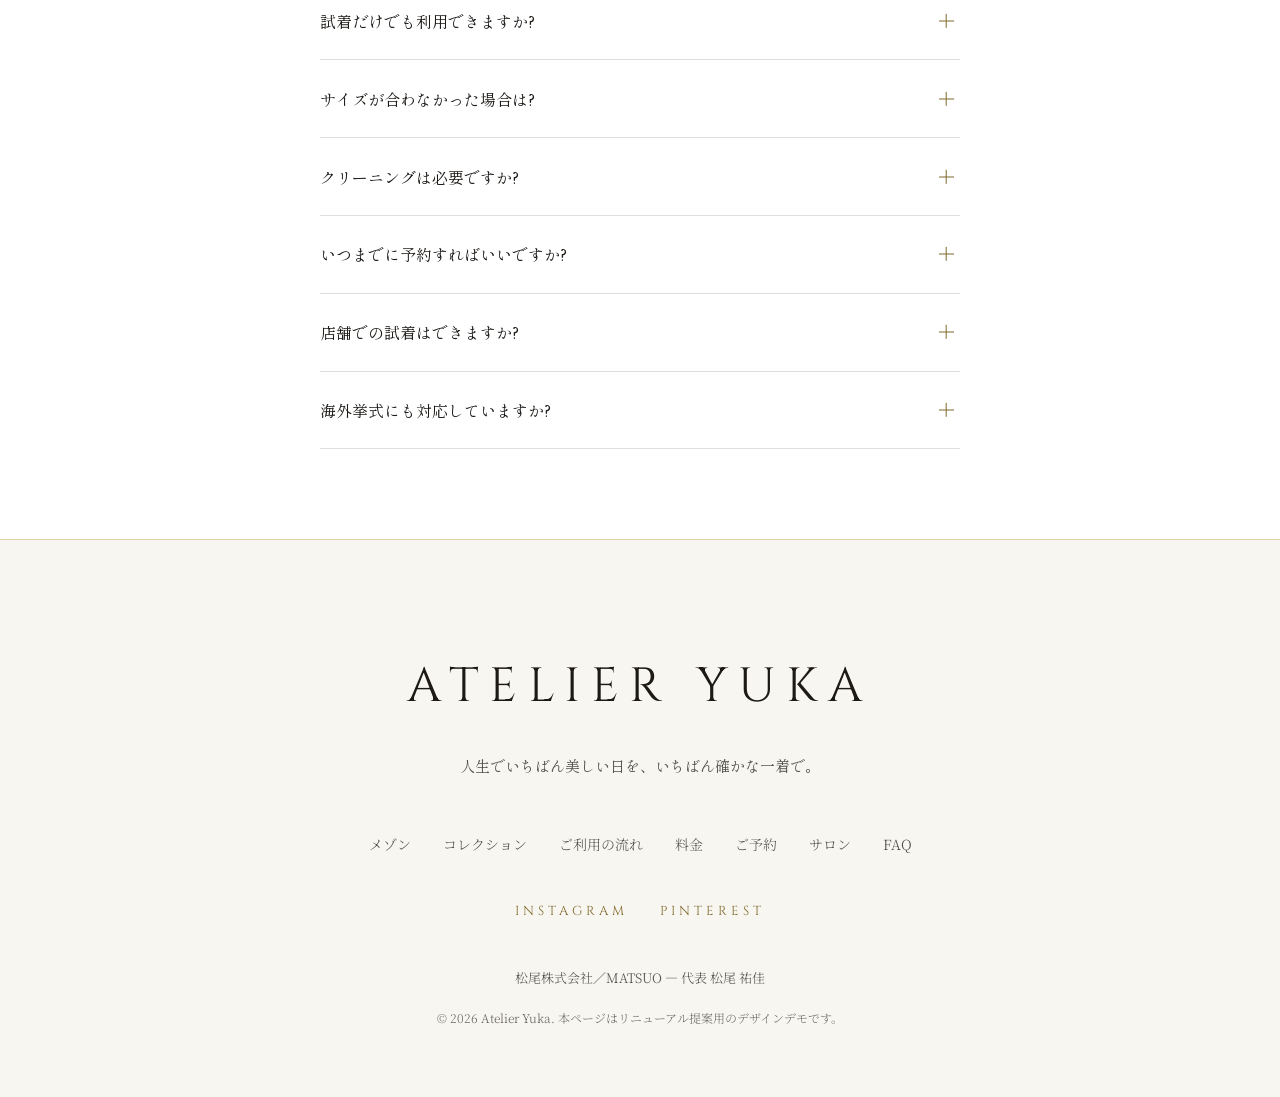
<file: archive/b-couture/index.html>
<!DOCTYPE html>
<html lang="ja">
<head>
<meta charset="UTF-8">
<meta name="viewport" content="width=device-width, initial-scale=1">
<meta name="robots" content="noindex, nofollow">
<meta name="color-scheme" content="light">
<meta name="theme-color" content="#FFFFFF">
<meta name="description" content="銀座のウエディングドレスレンタル「アトリエユカ」。ご自宅試着 ¥5,500。開店前のメゾンに招かれるような、光のアトリエをテーマにしたリニューアル提案(B案 Couture)。">
<title>アトリエユカ — 光のアトリエ | B案 Couture</title>
<link rel="preconnect" href="https://fonts.googleapis.com">
<link rel="preconnect" href="https://fonts.gstatic.com" crossorigin>
<link rel="stylesheet" href="https://fonts.googleapis.com/css2?family=Cinzel:wght@400;500&family=Noto+Serif+JP:wght@300;400&family=Shippori+Mincho+B1:wght@400;500&display=swap">
<link rel="preload" as="image" href="../../assets/img/hero-03.webp" fetchpriority="high">
<link rel="stylesheet" href="style.css?v=2">
<link rel="stylesheet" href="style-sections.css?v=2">
<link rel="stylesheet" href="../../assets/css/lightbox.css?v=3">
</head>
<body id="top">
<a class="skip-link" href="#main">本文へスキップ</a>

<header class="site-head" id="siteHead">
  <a class="brand" href="#top" translate="no">Atelier&nbsp;Yuka</a>
  <nav class="site-nav" aria-label="メインナビゲーション">
    <ul>
      <li><a href="#maison">メゾン</a></li>
      <li><a href="#collection">コレクション</a></li>
      <li><a href="#flow">ご利用の流れ</a></li>
      <li><a href="#pricing">料金</a></li>
      <li><a href="#salon">サロン</a></li>
    </ul>
  </nav>
  <a class="head-cta" href="#reserve">ご予約</a>
</header>

<main id="main" tabindex="-1">

  <!-- 1. HERO -->
  <section class="hero" aria-labelledby="hero-title">
    <div class="hero-media">
      <img src="../../assets/img/hero-03.webp" alt="光あふれるアトリエに立つ、深紅のドレスをまとった花嫁" width="1741" height="2438" fetchpriority="high" decoding="async">
    </div>
    <div class="hero-inner">
      <p class="hero-kicker" translate="no">Ginza · Honolulu — Maison&nbsp;de&nbsp;Robes</p>
      <h1 class="hero-title" id="hero-title">
        <span class="hero-en" translate="no">Atelier Yuka</span>
        <span class="hero-ja">人生でいちばん美しい日を、いちばん確かな一着で。</span>
      </h1>
      <p class="hero-lead">開店前のメゾンに、あなたひとりを招くように。銀座のアトリエで仕立てた一着を、ご自宅の鏡の前へお届けします。</p>
      <div class="hero-cta">
        <a class="btn btn-gold" href="#reserve">ご自宅試着を予約する<span class="btn-price">¥5,500</span></a>
        <a class="link-quiet" href="#collection">コレクションを見る</a>
      </div>
    </div>
    <p class="hero-scroll" aria-hidden="true">Scroll</p>
  </section>

  <!-- 2. MAISON -->
  <section class="sec maison" id="maison" aria-labelledby="maison-title">
    <div class="wrap">
      <header class="sec-head" data-reveal>
        <p class="sec-label" translate="no">Maison</p>
        <h2 class="sec-title" id="maison-title">光のアトリエから、最上の一着を。</h2>
      </header>
      <p class="maison-statement" data-reveal>アトリエユカは「洗練されたクラシック」をウェディングドレスの普遍美に進化させるドレスメゾン。インポートの素材を惜しみなく使い、国内最高峰のアトリエで一着ずつ仕立てるコレクションを、銀座とハワイのサロン、そしてオンラインからお届けします。</p>
      <div class="line-grid">
        <article class="line-card" data-reveal>
          <figure class="line-figure">
            <img src="../../assets/img/brand-01.webp" alt="Atelier Yuka ラインのウエディングドレスを着た花嫁" width="1080" height="1080" loading="lazy" decoding="async">
          </figure>
          <div class="line-body">
            <p class="line-index" aria-hidden="true" translate="no">Ligne&nbsp;I</p>
            <h3 class="line-name" translate="no">Atelier Yuka</h3>
            <p class="line-desc">「洗練されたクラシック」を普遍美に進化させたメゾンライン。インポート素材×国内最高峰アトリエの仕立て。</p>
          </div>
        </article>
        <article class="line-card is-rev" data-reveal>
          <figure class="line-figure">
            <img src="../../assets/img/brand-02.webp" alt="VICTRIA FRANCEZKA ラインのクラシカルなドレスを着た花嫁" width="1080" height="1080" loading="lazy" decoding="async">
          </figure>
          <div class="line-body">
            <p class="line-index" aria-hidden="true" translate="no">Ligne&nbsp;II</p>
            <h3 class="line-name" translate="no">VICTRIA FRANCEZKA</h3>
            <p class="line-desc">ウェディングシーンに欠かせないクラシカルで上質な正統派スタイル。華やかな王道の美を意識した、誰からも愛される究極のコレクション。</p>
          </div>
        </article>
      </div>
    </div>
  </section>

  <!-- 3. COLLECTION -->
  <section class="sec collection" id="collection" aria-labelledby="collection-title">
    <div class="wrap wrap-wide">
      <header class="sec-head" data-reveal>
        <p class="sec-label" translate="no">Collection</p>
        <h2 class="sec-title" id="collection-title">光をまとう、一点もの。</h2>
        <p class="sec-desc">額装された絵画を眺めるように、一着ずつご覧ください。すべてご自宅試着(1泊2日 ¥5,500)の対象です。</p>
      </header>

      <section class="cat" data-gallery aria-labelledby="cat-wd" data-reveal>
        <div class="cat-head">
          <h3 class="cat-title" id="cat-wd"><span class="cat-en" translate="no">Wedding Dress</span><span class="cat-ja">ウエディングドレス</span></h3>
          <p class="cat-count" translate="no">08&nbsp;Styles</p>
          <div class="rail-nav">
            <button class="rail-btn" type="button" data-dir="-1" aria-label="ウエディングドレスの前の商品へ"><svg viewBox="0 0 20 12" width="20" height="12" aria-hidden="true" fill="none" stroke="currentColor" stroke-width="1.2"><path d="M19 6H1m0 0 5-5M1 6l5 5"/></svg></button>
            <button class="rail-btn" type="button" data-dir="1" aria-label="ウエディングドレスの次の商品へ"><svg viewBox="0 0 20 12" width="20" height="12" aria-hidden="true" fill="none" stroke="currentColor" stroke-width="1.2"><path d="M1 6h18m0 0-5-5m5 5-5 5"/></svg></button>
          </div>
        </div>
        <div class="rail" role="region" aria-label="ウエディングドレスのギャラリー(横スクロール)" tabindex="0">
          <ul class="rail-track">
            <li class="work">
              <div class="work-media"><img src="../../assets/img/wd-01.webp" alt="ウエディングドレス Lumière(Aライン)" width="1080" height="1350" loading="lazy" decoding="async"><img class="media-alt" src="../../assets/img/wd-01-b.webp" alt="Lumière の別カット" width="1080" height="1350" loading="lazy" decoding="async"><button class="alt-toggle" type="button" aria-pressed="false" aria-label="Lumière の別カットを表示"><svg viewBox="0 0 16 16" width="14" height="14" aria-hidden="true" fill="none" stroke="currentColor" stroke-width="1.3"><path d="M13.8 8A5.8 5.8 0 1 1 12 3.7M13.8 1v3.2h-3.2"/></svg></button></div>
              <div class="work-meta"><p class="work-line" translate="no">VICTRIA FRANCEZKA</p><p class="work-name" translate="no">Lumière</p><p class="work-spec"><span class="work-code" translate="no">HLD-00085-01</span><span class="work-price">¥330,000</span></p></div>
            </li>
            <li class="work">
              <div class="work-media"><img src="../../assets/img/wd-02.webp" alt="ウエディングドレス Clair de Lune(Aライン)" width="986" height="1380" loading="lazy" decoding="async"><img class="media-alt" src="../../assets/img/wd-02-b.webp" alt="Clair de Lune の別カット" width="986" height="1381" loading="lazy" decoding="async"><button class="alt-toggle" type="button" aria-pressed="false" aria-label="Clair de Lune の別カットを表示"><svg viewBox="0 0 16 16" width="14" height="14" aria-hidden="true" fill="none" stroke="currentColor" stroke-width="1.3"><path d="M13.8 8A5.8 5.8 0 1 1 12 3.7M13.8 1v3.2h-3.2"/></svg></button></div>
              <div class="work-meta"><p class="work-line" translate="no">VICTRIA FRANCEZKA</p><p class="work-name" translate="no">Clair de Lune</p><p class="work-spec"><span class="work-code" translate="no">HLD-00084-01</span><span class="work-price">¥330,000</span></p></div>
            </li>
            <li class="work">
              <div class="work-media"><img src="../../assets/img/wd-03.webp" alt="ウエディングドレス Étoile(Aライン)" width="1080" height="1350" loading="lazy" decoding="async"><img class="media-alt" src="../../assets/img/wd-03-b.webp" alt="Étoile の別カット" width="1080" height="1350" loading="lazy" decoding="async"><button class="alt-toggle" type="button" aria-pressed="false" aria-label="Étoile の別カットを表示"><svg viewBox="0 0 16 16" width="14" height="14" aria-hidden="true" fill="none" stroke="currentColor" stroke-width="1.3"><path d="M13.8 8A5.8 5.8 0 1 1 12 3.7M13.8 1v3.2h-3.2"/></svg></button></div>
              <div class="work-meta"><p class="work-line" translate="no">VICTRIA FRANCEZKA</p><p class="work-name" translate="no">Étoile</p><p class="work-spec"><span class="work-code" translate="no">HLD-00066</span><span class="work-price">¥290,000</span></p></div>
            </li>
            <li class="work">
              <div class="work-media"><img src="../../assets/img/wd-04.webp" alt="ウエディングドレス Aurore(Aライン)" width="760" height="1064" loading="lazy" decoding="async"><img class="media-alt" src="../../assets/img/wd-04-b.webp" alt="Aurore の別カット" width="986" height="1381" loading="lazy" decoding="async"><button class="alt-toggle" type="button" aria-pressed="false" aria-label="Aurore の別カットを表示"><svg viewBox="0 0 16 16" width="14" height="14" aria-hidden="true" fill="none" stroke="currentColor" stroke-width="1.3"><path d="M13.8 8A5.8 5.8 0 1 1 12 3.7M13.8 1v3.2h-3.2"/></svg></button></div>
              <div class="work-meta"><p class="work-line" translate="no">VICTRIA FRANCEZKA</p><p class="work-name" translate="no">Aurore</p><p class="work-spec"><span class="work-code" translate="no">HLD-00059-01</span><span class="work-price">¥290,000</span></p></div>
            </li>
            <li class="work">
              <div class="work-media"><img src="../../assets/img/wd-05.webp" alt="ウエディングドレス Blanche(Aライン)" width="986" height="1380" loading="lazy" decoding="async"><img class="media-alt" src="../../assets/img/wd-05-b.webp" alt="Blanche の別カット" width="986" height="1380" loading="lazy" decoding="async"><button class="alt-toggle" type="button" aria-pressed="false" aria-label="Blanche の別カットを表示"><svg viewBox="0 0 16 16" width="14" height="14" aria-hidden="true" fill="none" stroke="currentColor" stroke-width="1.3"><path d="M13.8 8A5.8 5.8 0 1 1 12 3.7M13.8 1v3.2h-3.2"/></svg></button></div>
              <div class="work-meta"><p class="work-line" translate="no">VICTRIA FRANCEZKA</p><p class="work-name" translate="no">Blanche</p><p class="work-spec"><span class="work-code" translate="no">HLD-00043-01</span><span class="work-price">¥290,000</span></p></div>
            </li>
            <li class="work">
              <div class="work-media"><img src="../../assets/img/wd-06.webp" alt="ウエディングドレス Camélia(Aライン)" width="986" height="1381" loading="lazy" decoding="async"><img class="media-alt" src="../../assets/img/wd-06-b.webp" alt="Camélia の別カット" width="986" height="1380" loading="lazy" decoding="async"><button class="alt-toggle" type="button" aria-pressed="false" aria-label="Camélia の別カットを表示"><svg viewBox="0 0 16 16" width="14" height="14" aria-hidden="true" fill="none" stroke="currentColor" stroke-width="1.3"><path d="M13.8 8A5.8 5.8 0 1 1 12 3.7M13.8 1v3.2h-3.2"/></svg></button></div>
              <div class="work-meta"><p class="work-line" translate="no">VICTRIA FRANCEZKA</p><p class="work-name" translate="no">Camélia</p><p class="work-spec"><span class="work-code" translate="no">HLD-00051-01</span><span class="work-price">¥290,000</span></p></div>
            </li>
            <li class="work">
              <div class="work-media"><img src="../../assets/img/wd-07.webp" alt="ウエディングドレス Séraphine(Aライン)" width="986" height="1380" loading="lazy" decoding="async"><img class="media-alt" src="../../assets/img/wd-07-b.webp" alt="Séraphine の別カット" width="986" height="1380" loading="lazy" decoding="async"><button class="alt-toggle" type="button" aria-pressed="false" aria-label="Séraphine の別カットを表示"><svg viewBox="0 0 16 16" width="14" height="14" aria-hidden="true" fill="none" stroke="currentColor" stroke-width="1.3"><path d="M13.8 8A5.8 5.8 0 1 1 12 3.7M13.8 1v3.2h-3.2"/></svg></button></div>
              <div class="work-meta"><p class="work-line" translate="no">VICTRIA FRANCEZKA</p><p class="work-name" translate="no">Séraphine</p><p class="work-spec"><span class="work-code" translate="no">HLD-00053-01</span><span class="work-price">¥290,000</span></p></div>
            </li>
            <li class="work">
              <div class="work-media"><img src="../../assets/img/wd-08.webp" alt="ウエディングドレス Gardenia(Aライン)" width="986" height="1380" loading="lazy" decoding="async"><img class="media-alt" src="../../assets/img/wd-08-b.webp" alt="Gardenia の別カット" width="986" height="1380" loading="lazy" decoding="async"><button class="alt-toggle" type="button" aria-pressed="false" aria-label="Gardenia の別カットを表示"><svg viewBox="0 0 16 16" width="14" height="14" aria-hidden="true" fill="none" stroke="currentColor" stroke-width="1.3"><path d="M13.8 8A5.8 5.8 0 1 1 12 3.7M13.8 1v3.2h-3.2"/></svg></button></div>
              <div class="work-meta"><p class="work-line" translate="no">VICTRIA FRANCEZKA</p><p class="work-name" translate="no">Gardenia</p><p class="work-spec"><span class="work-code" translate="no">HLD-00069-01</span><span class="work-price">¥290,000</span></p></div>
            </li>
          </ul>
        </div>
      </section>

      <section class="cat" data-gallery aria-labelledby="cat-cd" data-reveal>
        <div class="cat-head">
          <h3 class="cat-title" id="cat-cd"><span class="cat-en" translate="no">Color Dress</span><span class="cat-ja">カラードレス</span></h3>
          <p class="cat-count" translate="no">08&nbsp;Styles</p>
          <div class="rail-nav">
            <button class="rail-btn" type="button" data-dir="-1" aria-label="カラードレスの前の商品へ"><svg viewBox="0 0 20 12" width="20" height="12" aria-hidden="true" fill="none" stroke="currentColor" stroke-width="1.2"><path d="M19 6H1m0 0 5-5M1 6l5 5"/></svg></button>
            <button class="rail-btn" type="button" data-dir="1" aria-label="カラードレスの次の商品へ"><svg viewBox="0 0 20 12" width="20" height="12" aria-hidden="true" fill="none" stroke="currentColor" stroke-width="1.2"><path d="M1 6h18m0 0-5-5m5 5-5 5"/></svg></button>
          </div>
        </div>
        <div class="rail" role="region" aria-label="カラードレスのギャラリー(横スクロール)" tabindex="0">
          <ul class="rail-track">
            <li class="work">
              <div class="work-media"><img src="../../assets/img/cd-01.webp" alt="カラードレス Azur(プリンセスライン)" width="1200" height="1799" loading="lazy" decoding="async"><img class="media-alt" src="../../assets/img/cd-01-b.webp" alt="Azur の別カット" width="1183" height="1810" loading="lazy" decoding="async"><button class="alt-toggle" type="button" aria-pressed="false" aria-label="Azur の別カットを表示"><svg viewBox="0 0 16 16" width="14" height="14" aria-hidden="true" fill="none" stroke="currentColor" stroke-width="1.3"><path d="M13.8 8A5.8 5.8 0 1 1 12 3.7M13.8 1v3.2h-3.2"/></svg></button></div>
              <div class="work-meta"><p class="work-line" translate="no">Atelier Yuka</p><p class="work-name" translate="no">Azur</p><p class="work-spec"><span class="work-code" translate="no">AY6001</span><span class="work-price">¥385,000</span></p></div>
            </li>
            <li class="work">
              <div class="work-media"><img src="../../assets/img/cd-02.webp" alt="カラードレス Noisette(Aライン)" width="1200" height="1799" loading="lazy" decoding="async"><img class="media-alt" src="../../assets/img/cd-02-b.webp" alt="Noisette の別カット" width="1200" height="1799" loading="lazy" decoding="async"><button class="alt-toggle" type="button" aria-pressed="false" aria-label="Noisette の別カットを表示"><svg viewBox="0 0 16 16" width="14" height="14" aria-hidden="true" fill="none" stroke="currentColor" stroke-width="1.3"><path d="M13.8 8A5.8 5.8 0 1 1 12 3.7M13.8 1v3.2h-3.2"/></svg></button></div>
              <div class="work-meta"><p class="work-line" translate="no">Atelier Yuka</p><p class="work-name" translate="no">Noisette</p><p class="work-spec"><span class="work-code" translate="no">AY5601</span><span class="work-price">¥340,000</span></p></div>
            </li>
            <li class="work">
              <div class="work-media"><img src="../../assets/img/cd-03.webp" alt="カラードレス Mimosa(Aライン)" width="986" height="1379" loading="lazy" decoding="async"><img class="media-alt" src="../../assets/img/cd-03-b.webp" alt="Mimosa の別カット" width="986" height="1381" loading="lazy" decoding="async"><button class="alt-toggle" type="button" aria-pressed="false" aria-label="Mimosa の別カットを表示"><svg viewBox="0 0 16 16" width="14" height="14" aria-hidden="true" fill="none" stroke="currentColor" stroke-width="1.3"><path d="M13.8 8A5.8 5.8 0 1 1 12 3.7M13.8 1v3.2h-3.2"/></svg></button></div>
              <div class="work-meta"><p class="work-line" translate="no">L'ATELIER MARIAGE</p><p class="work-name" translate="no">Mimosa</p><p class="work-spec"><span class="work-code" translate="no">MVD-00392-05</span><span class="work-price">¥250,000</span></p></div>
            </li>
            <li class="work">
              <div class="work-media"><img src="../../assets/img/cd-04.webp" alt="カラードレス Paon(Aライン)" width="986" height="1381" loading="lazy" decoding="async"><img class="media-alt" src="../../assets/img/cd-04-b.webp" alt="Paon の別カット" width="986" height="1381" loading="lazy" decoding="async"><button class="alt-toggle" type="button" aria-pressed="false" aria-label="Paon の別カットを表示"><svg viewBox="0 0 16 16" width="14" height="14" aria-hidden="true" fill="none" stroke="currentColor" stroke-width="1.3"><path d="M13.8 8A5.8 5.8 0 1 1 12 3.7M13.8 1v3.2h-3.2"/></svg></button></div>
              <div class="work-meta"><p class="work-line" translate="no">L'ATELIER MARIAGE</p><p class="work-name" translate="no">Paon</p><p class="work-spec"><span class="work-code" translate="no">MVD-00392-13</span><span class="work-price">¥250,000</span></p></div>
            </li>
            <li class="work">
              <div class="work-media"><img src="../../assets/img/cd-05.webp" alt="カラードレス Framboise(Aライン)" width="986" height="1380" loading="lazy" decoding="async"><img class="media-alt" src="../../assets/img/cd-05-b.webp" alt="Framboise の別カット" width="986" height="1380" loading="lazy" decoding="async"><button class="alt-toggle" type="button" aria-pressed="false" aria-label="Framboise の別カットを表示"><svg viewBox="0 0 16 16" width="14" height="14" aria-hidden="true" fill="none" stroke="currentColor" stroke-width="1.3"><path d="M13.8 8A5.8 5.8 0 1 1 12 3.7M13.8 1v3.2h-3.2"/></svg></button></div>
              <div class="work-meta"><p class="work-line" translate="no">L'ATELIER MARIAGE</p><p class="work-name" translate="no">Framboise</p><p class="work-spec"><span class="work-code" translate="no">MVD-00392-06</span><span class="work-price">¥250,000</span></p></div>
            </li>
            <li class="work">
              <div class="work-media"><img src="../../assets/img/cd-06.webp" alt="カラードレス Ballerine(プリンセスライン)" width="986" height="1380" loading="lazy" decoding="async"><img class="media-alt" src="../../assets/img/cd-06-b.webp" alt="Ballerine の別カット" width="986" height="1380" loading="lazy" decoding="async"><button class="alt-toggle" type="button" aria-pressed="false" aria-label="Ballerine の別カットを表示"><svg viewBox="0 0 16 16" width="14" height="14" aria-hidden="true" fill="none" stroke="currentColor" stroke-width="1.3"><path d="M13.8 8A5.8 5.8 0 1 1 12 3.7M13.8 1v3.2h-3.2"/></svg></button></div>
              <div class="work-meta"><p class="work-line" translate="no">Ballerina for Brides</p><p class="work-name" translate="no">Ballerine</p><p class="work-spec"><span class="work-code" translate="no">BLD-00055-09</span><span class="work-price">¥220,000</span></p></div>
            </li>
            <li class="work">
              <div class="work-media"><img src="../../assets/img/cd-07.webp" alt="カラードレス Cygne(プリンセスライン)" width="986" height="1380" loading="lazy" decoding="async"><img class="media-alt" src="../../assets/img/cd-07-b.webp" alt="Cygne の別カット" width="986" height="1381" loading="lazy" decoding="async"><button class="alt-toggle" type="button" aria-pressed="false" aria-label="Cygne の別カットを表示"><svg viewBox="0 0 16 16" width="14" height="14" aria-hidden="true" fill="none" stroke="currentColor" stroke-width="1.3"><path d="M13.8 8A5.8 5.8 0 1 1 12 3.7M13.8 1v3.2h-3.2"/></svg></button></div>
              <div class="work-meta"><p class="work-line" translate="no">Ballerina for Brides</p><p class="work-name" translate="no">Cygne</p><p class="work-spec"><span class="work-code" translate="no">BLD-00055-32</span><span class="work-price">¥220,000</span></p></div>
            </li>
            <li class="work">
              <div class="work-media"><img src="../../assets/img/cd-08.webp" alt="カラードレス Pivoine(プリンセスライン)" width="986" height="1380" loading="lazy" decoding="async"><img class="media-alt" src="../../assets/img/cd-08-b.webp" alt="Pivoine の別カット" width="986" height="1381" loading="lazy" decoding="async"><button class="alt-toggle" type="button" aria-pressed="false" aria-label="Pivoine の別カットを表示"><svg viewBox="0 0 16 16" width="14" height="14" aria-hidden="true" fill="none" stroke="currentColor" stroke-width="1.3"><path d="M13.8 8A5.8 5.8 0 1 1 12 3.7M13.8 1v3.2h-3.2"/></svg></button></div>
              <div class="work-meta"><p class="work-line" translate="no">Ballerina for Brides</p><p class="work-name" translate="no">Pivoine</p><p class="work-spec"><span class="work-code" translate="no">BLD-00055-11</span><span class="work-price">¥220,000</span></p></div>
            </li>
          </ul>
        </div>
      </section>

      <section class="cat cat-square" data-gallery aria-labelledby="cat-tx" data-reveal>
        <div class="cat-head">
          <h3 class="cat-title" id="cat-tx"><span class="cat-en" translate="no">Tuxedo</span><span class="cat-ja">タキシード</span></h3>
          <p class="cat-count" translate="no">06&nbsp;Styles</p>
          <div class="rail-nav">
            <button class="rail-btn" type="button" data-dir="-1" aria-label="タキシードの前の商品へ"><svg viewBox="0 0 20 12" width="20" height="12" aria-hidden="true" fill="none" stroke="currentColor" stroke-width="1.2"><path d="M19 6H1m0 0 5-5M1 6l5 5"/></svg></button>
            <button class="rail-btn" type="button" data-dir="1" aria-label="タキシードの次の商品へ"><svg viewBox="0 0 20 12" width="20" height="12" aria-hidden="true" fill="none" stroke="currentColor" stroke-width="1.2"><path d="M1 6h18m0 0-5-5m5 5-5 5"/></svg></button>
          </div>
        </div>
        <div class="rail" role="region" aria-label="タキシードのギャラリー(横スクロール)" tabindex="0">
          <ul class="rail-track">
            <li class="work">
              <div class="work-media"><img src="../../assets/img/tx-01.webp" alt="タキシード Noir Classique" width="900" height="1200" loading="lazy" decoding="async"><img class="media-alt" src="../../assets/img/tx-01-b.webp" alt="Noir Classique の別カット" width="900" height="1200" loading="lazy" decoding="async"><button class="alt-toggle" type="button" aria-pressed="false" aria-label="Noir Classique の別カットを表示"><svg viewBox="0 0 16 16" width="14" height="14" aria-hidden="true" fill="none" stroke="currentColor" stroke-width="1.3"><path d="M13.8 8A5.8 5.8 0 1 1 12 3.7M13.8 1v3.2h-3.2"/></svg></button></div>
              <div class="work-meta"><p class="work-line" translate="no">Atelier Yuka</p><p class="work-name" translate="no">Noir Classique</p><p class="work-spec"><span class="work-code" translate="no">20345S</span><span class="work-price">¥121,000</span></p></div>
            </li>
            <li class="work">
              <div class="work-media"><img src="../../assets/img/tx-02.webp" alt="タキシード Gris Perle" width="900" height="1200" loading="lazy" decoding="async"><img class="media-alt" src="../../assets/img/tx-02-b.webp" alt="Gris Perle の別カット" width="900" height="1200" loading="lazy" decoding="async"><button class="alt-toggle" type="button" aria-pressed="false" aria-label="Gris Perle の別カットを表示"><svg viewBox="0 0 16 16" width="14" height="14" aria-hidden="true" fill="none" stroke="currentColor" stroke-width="1.3"><path d="M13.8 8A5.8 5.8 0 1 1 12 3.7M13.8 1v3.2h-3.2"/></svg></button></div>
              <div class="work-meta"><p class="work-line" translate="no">Atelier Yuka</p><p class="work-name" translate="no">Gris Perle</p><p class="work-spec"><span class="work-code" translate="no">20362S</span><span class="work-price">¥121,000</span></p></div>
            </li>
            <li class="work">
              <div class="work-media"><img src="../../assets/img/tx-03.webp" alt="タキシード Minuit" width="900" height="1200" loading="lazy" decoding="async"><img class="media-alt" src="../../assets/img/tx-03-b.webp" alt="Minuit の別カット" width="900" height="1200" loading="lazy" decoding="async"><button class="alt-toggle" type="button" aria-pressed="false" aria-label="Minuit の別カットを表示"><svg viewBox="0 0 16 16" width="14" height="14" aria-hidden="true" fill="none" stroke="currentColor" stroke-width="1.3"><path d="M13.8 8A5.8 5.8 0 1 1 12 3.7M13.8 1v3.2h-3.2"/></svg></button></div>
              <div class="work-meta"><p class="work-line" translate="no">Atelier Yuka</p><p class="work-name" translate="no">Minuit</p><p class="work-spec"><span class="work-code" translate="no">20366S</span><span class="work-price">¥121,000</span></p></div>
            </li>
            <li class="work">
              <div class="work-media"><img src="../../assets/img/tx-04.webp" alt="タキシード Encre" width="900" height="1200" loading="lazy" decoding="async"><img class="media-alt" src="../../assets/img/tx-04-b.webp" alt="Encre の別カット" width="900" height="1200" loading="lazy" decoding="async"><button class="alt-toggle" type="button" aria-pressed="false" aria-label="Encre の別カットを表示"><svg viewBox="0 0 16 16" width="14" height="14" aria-hidden="true" fill="none" stroke="currentColor" stroke-width="1.3"><path d="M13.8 8A5.8 5.8 0 1 1 12 3.7M13.8 1v3.2h-3.2"/></svg></button></div>
              <div class="work-meta"><p class="work-line" translate="no">Atelier Yuka</p><p class="work-name" translate="no">Encre</p><p class="work-spec"><span class="work-code" translate="no">20313S</span><span class="work-price">¥110,000</span></p></div>
            </li>
            <li class="work">
              <div class="work-media"><img src="../../assets/img/tx-05.webp" alt="タキシード Fumée" width="900" height="1200" loading="lazy" decoding="async"><img class="media-alt" src="../../assets/img/tx-05-b.webp" alt="Fumée の別カット" width="900" height="1200" loading="lazy" decoding="async"><button class="alt-toggle" type="button" aria-pressed="false" aria-label="Fumée の別カットを表示"><svg viewBox="0 0 16 16" width="14" height="14" aria-hidden="true" fill="none" stroke="currentColor" stroke-width="1.3"><path d="M13.8 8A5.8 5.8 0 1 1 12 3.7M13.8 1v3.2h-3.2"/></svg></button></div>
              <div class="work-meta"><p class="work-line" translate="no">Atelier Yuka</p><p class="work-name" translate="no">Fumée</p><p class="work-spec"><span class="work-code" translate="no">20321S</span><span class="work-price">¥110,000</span></p></div>
            </li>
            <li class="work">
              <div class="work-media"><img src="../../assets/img/tx-06.webp" alt="タキシード Océan" width="900" height="1200" loading="lazy" decoding="async"><img class="media-alt" src="../../assets/img/tx-06-b.webp" alt="Océan の別カット" width="900" height="1200" loading="lazy" decoding="async"><button class="alt-toggle" type="button" aria-pressed="false" aria-label="Océan の別カットを表示"><svg viewBox="0 0 16 16" width="14" height="14" aria-hidden="true" fill="none" stroke="currentColor" stroke-width="1.3"><path d="M13.8 8A5.8 5.8 0 1 1 12 3.7M13.8 1v3.2h-3.2"/></svg></button></div>
              <div class="work-meta"><p class="work-line" translate="no">Atelier Yuka</p><p class="work-name" translate="no">Océan</p><p class="work-spec"><span class="work-code" translate="no">20333S</span><span class="work-price">¥110,000</span></p></div>
            </li>
          </ul>
        </div>
      </section>

      <section class="cat cat-square" data-gallery aria-labelledby="cat-mo" data-reveal>
        <div class="cat-head">
          <h3 class="cat-title" id="cat-mo"><span class="cat-en" translate="no">Morning Coat</span><span class="cat-ja">モーニング</span></h3>
          <p class="cat-count" translate="no">04&nbsp;Styles</p>
          <div class="rail-nav">
            <button class="rail-btn" type="button" data-dir="-1" aria-label="モーニングの前の商品へ"><svg viewBox="0 0 20 12" width="20" height="12" aria-hidden="true" fill="none" stroke="currentColor" stroke-width="1.2"><path d="M19 6H1m0 0 5-5M1 6l5 5"/></svg></button>
            <button class="rail-btn" type="button" data-dir="1" aria-label="モーニングの次の商品へ"><svg viewBox="0 0 20 12" width="20" height="12" aria-hidden="true" fill="none" stroke="currentColor" stroke-width="1.2"><path d="M1 6h18m0 0-5-5m5 5-5 5"/></svg></button>
          </div>
        </div>
        <div class="rail" role="region" aria-label="モーニングのギャラリー(横スクロール)" tabindex="0">
          <ul class="rail-track">
            <li class="work">
              <div class="work-media"><img src="../../assets/img/mo-01.webp" alt="モーニングコート Cérémonie I" width="900" height="1200" loading="lazy" decoding="async"><img class="media-alt" src="../../assets/img/mo-01-b.webp" alt="Cérémonie I の別カット" width="900" height="1200" loading="lazy" decoding="async"><button class="alt-toggle" type="button" aria-pressed="false" aria-label="Cérémonie I の別カットを表示"><svg viewBox="0 0 16 16" width="14" height="14" aria-hidden="true" fill="none" stroke="currentColor" stroke-width="1.3"><path d="M13.8 8A5.8 5.8 0 1 1 12 3.7M13.8 1v3.2h-3.2"/></svg></button></div>
              <div class="work-meta"><p class="work-line" translate="no">Atelier Yuka</p><p class="work-name" translate="no">Cérémonie I</p><p class="work-spec"><span class="work-code" translate="no">715S</span><span class="work-price">¥110,000</span></p></div>
            </li>
            <li class="work">
              <div class="work-media"><img src="../../assets/img/mo-02.webp" alt="モーニングコート Cérémonie II" width="900" height="1200" loading="lazy" decoding="async"><img class="media-alt" src="../../assets/img/mo-02-b.webp" alt="Cérémonie II の別カット" width="900" height="1200" loading="lazy" decoding="async"><button class="alt-toggle" type="button" aria-pressed="false" aria-label="Cérémonie II の別カットを表示"><svg viewBox="0 0 16 16" width="14" height="14" aria-hidden="true" fill="none" stroke="currentColor" stroke-width="1.3"><path d="M13.8 8A5.8 5.8 0 1 1 12 3.7M13.8 1v3.2h-3.2"/></svg></button></div>
              <div class="work-meta"><p class="work-line" translate="no">Atelier Yuka</p><p class="work-name" translate="no">Cérémonie II</p><p class="work-spec"><span class="work-code" translate="no">778S</span><span class="work-price">¥110,000</span></p></div>
            </li>
            <li class="work">
              <div class="work-media"><img src="../../assets/img/mo-03.webp" alt="モーニングコート Cérémonie III" width="900" height="1200" loading="lazy" decoding="async"><img class="media-alt" src="../../assets/img/mo-03-b.webp" alt="Cérémonie III の別カット" width="900" height="1200" loading="lazy" decoding="async"><button class="alt-toggle" type="button" aria-pressed="false" aria-label="Cérémonie III の別カットを表示"><svg viewBox="0 0 16 16" width="14" height="14" aria-hidden="true" fill="none" stroke="currentColor" stroke-width="1.3"><path d="M13.8 8A5.8 5.8 0 1 1 12 3.7M13.8 1v3.2h-3.2"/></svg></button></div>
              <div class="work-meta"><p class="work-line" translate="no">Atelier Yuka</p><p class="work-name" translate="no">Cérémonie III</p><p class="work-spec"><span class="work-code" translate="no">779S</span><span class="work-price">¥110,000</span></p></div>
            </li>
            <li class="work">
              <div class="work-media"><img src="../../assets/img/mo-04.webp" alt="モーニングコート Cérémonie IV" width="900" height="1200" loading="lazy" decoding="async"><img class="media-alt" src="../../assets/img/mo-04-b.webp" alt="Cérémonie IV の別カット" width="900" height="1200" loading="lazy" decoding="async"><button class="alt-toggle" type="button" aria-pressed="false" aria-label="Cérémonie IV の別カットを表示"><svg viewBox="0 0 16 16" width="14" height="14" aria-hidden="true" fill="none" stroke="currentColor" stroke-width="1.3"><path d="M13.8 8A5.8 5.8 0 1 1 12 3.7M13.8 1v3.2h-3.2"/></svg></button></div>
              <div class="work-meta"><p class="work-line" translate="no">Atelier Yuka</p><p class="work-name" translate="no">Cérémonie IV</p><p class="work-spec"><span class="work-code" translate="no">773S</span><span class="work-price">¥110,000</span></p></div>
            </li>
          </ul>
        </div>
      </section>
    </div>
  </section>

  <!-- 4. FLOW -->
  <section class="sec flow" id="flow" aria-labelledby="flow-title">
    <div class="wrap">
      <header class="sec-head" data-reveal>
        <p class="sec-label" translate="no">How&nbsp;to&nbsp;Rent</p>
        <h2 class="sec-title" id="flow-title">ご利用の流れ</h2>
        <p class="sec-desc">借りて、着て、返すだけ。クリーニングも不要です。</p>
      </header>
      <ol class="flow-list">
        <li class="flow-item" data-reveal>
          <p class="flow-no" aria-hidden="true" translate="no">01</p>
          <div class="flow-body"><h3 class="flow-name">商品を選ぶ</h3><p class="flow-desc">ご利用日の4ヶ月前〜10日前までにオンラインでご予約。おすすめは2〜3ヶ月前です。</p></div>
        </li>
        <li class="flow-item" data-reveal>
          <p class="flow-no" aria-hidden="true" translate="no">02</p>
          <div class="flow-body"><h3 class="flow-name">注文する</h3><p class="flow-desc">発送時にご登録のクレジットカードで決済。店舗に行かずに準備が完了します。</p></div>
        </li>
        <li class="flow-item" data-reveal>
          <p class="flow-no" aria-hidden="true" translate="no">03</p>
          <div class="flow-body"><h3 class="flow-name">受け取る</h3><p class="flow-desc">指定日・指定時間帯に、ご自宅など指定の場所へヤマト運輸でお届けします。</p></div>
        </li>
        <li class="flow-item" data-reveal>
          <p class="flow-no" aria-hidden="true" translate="no">04</p>
          <div class="flow-body"><h3 class="flow-name">試着／本使用</h3><p class="flow-desc">試着は1泊2日、本使用は3泊4日。サイズとイメージをご自宅でゆっくり確認できます。</p></div>
        </li>
        <li class="flow-item" data-reveal>
          <p class="flow-no" aria-hidden="true" translate="no">05</p>
          <div class="flow-body"><h3 class="flow-name">返送する</h3><p class="flow-desc">翌日正午までに同梱の着払い伝票で返送。クリーニングは不要、そのままお戻しください。</p></div>
        </li>
      </ol>
    </div>
  </section>

  <!-- 5. PRICING -->
  <section class="sec pricing" id="pricing" aria-labelledby="pricing-title">
    <div class="wrap">
      <header class="sec-head" data-reveal>
        <p class="sec-label" translate="no">Price</p>
        <h2 class="sec-title" id="pricing-title">料金</h2>
        <p class="sec-desc">隠さない、明快な価格で。まずは¥5,500の試着から。</p>
      </header>
      <div class="price-grid">
        <article class="price-card" data-reveal>
          <h3 class="price-name">ご自宅試着</h3>
          <p class="price-value">¥5,500</p>
          <p class="price-note">1泊2日／1着あたり。シューズオプション +¥1,500</p>
          <a class="link-quiet" href="#reserve">試着を予約する</a>
        </article>
        <article class="price-card is-main" data-reveal>
          <p class="price-tag" translate="no">Main&nbsp;Plan</p>
          <h3 class="price-name">本使用レンタル(3泊4日)</h3>
          <p class="price-value">¥110,000〜¥394,500</p>
          <p class="price-note">ウエディングドレス ¥220,000〜／カラードレス ¥198,800〜／タキシード ¥110,000〜</p>
          <a class="link-quiet" href="#collection">コレクションを見る</a>
        </article>
        <article class="price-card" data-reveal>
          <h3 class="price-name">銀座サロンご試着予約</h3>
          <p class="price-value">¥5,500</p>
          <p class="price-note">銀座アトリエでスタイリストと一緒に試着</p>
          <a class="link-quiet" href="#reserve">サロンを予約する</a>
        </article>
      </div>
    </div>
  </section>

  <!-- 6. RESERVE (concierge wizard) -->
  <section class="sec reserve" id="reserve" aria-labelledby="reserve-title">
    <div class="wrap wrap-narrow">
      <header class="sec-head" data-reveal>
        <p class="sec-label" translate="no">Reservation</p>
        <h2 class="sec-title" id="reserve-title">コンシェルジュ予約</h2>
        <p class="sec-desc">3つの質問にお答えください。担当スタイリストが、あなたの一着をご用意します。</p>
      </header>
      <div class="wizard-panel" id="wizardPanel" data-reveal>
        <form id="wizard" novalidate>
          <div class="wizard-top">
            <p class="wizard-count"><span id="stepNow">1</span>&nbsp;/&nbsp;3</p>
            <ol class="wizard-dots" id="wizardDots">
              <li data-dot="1" aria-current="step">目的</li>
              <li data-dot="2">衣裳</li>
              <li data-dot="3">連絡先</li>
            </ol>
          </div>
          <p class="visually-hidden" role="status" id="wizardStatus"></p>

          <section class="step" data-step="1" aria-labelledby="q1-h">
            <h3 class="wizard-q" id="q1-h" tabindex="-1">どのようなご予定でいらっしゃいますか。</h3>
            <fieldset class="choice-set" id="purposeSet" aria-describedby="purpose-err">
              <legend class="visually-hidden">ご来訪の目的(必須)</legend>
              <div class="choice-grid">
                <input class="choice-input" type="radio" id="p1" name="purpose" value="ご自宅試着(¥5,500)" required>
                <label class="choice" for="p1"><span class="choice-main">ご自宅試着</span><span class="choice-sub">¥5,500&nbsp;/&nbsp;1泊2日</span></label>
                <input class="choice-input" type="radio" id="p2" name="purpose" value="本使用レンタル(3泊4日)">
                <label class="choice" for="p2"><span class="choice-main">本使用レンタル</span><span class="choice-sub">3泊4日</span></label>
                <input class="choice-input" type="radio" id="p3" name="purpose" value="銀座サロン試着">
                <label class="choice" for="p3"><span class="choice-main">銀座サロン試着</span><span class="choice-sub">スタイリスト同伴</span></label>
                <input class="choice-input" type="radio" id="p4" name="purpose" value="海外挙式・フォト相談">
                <label class="choice" for="p4"><span class="choice-main">海外挙式・フォト相談</span><span class="choice-sub">パリ/ハワイほか</span></label>
              </div>
              <p class="field-error" id="purpose-err" hidden>ご来訪の目的をお選びください。</p>
            </fieldset>
            <div class="field">
              <label class="field-label" for="date">ご希望日</label>
              <input class="text-input" type="date" id="date" name="date" required autocomplete="off" aria-describedby="date-err">
              <p class="field-error" id="date-err" hidden>本日以降のご希望日を選択してください。</p>
            </div>
            <div class="wizard-nav">
              <span class="wizard-nav-spacer" aria-hidden="true"></span>
              <button class="btn btn-gold" type="button" data-next>次へ進む</button>
            </div>
          </section>

          <section class="step" data-step="2" aria-labelledby="q2-h" hidden>
            <h3 class="wizard-q" id="q2-h" tabindex="-1">気になる衣裳をお聞かせください。</h3>
            <fieldset class="choice-set" id="categorySet" aria-describedby="category-err">
              <legend class="visually-hidden">衣裳カテゴリ(必須)</legend>
              <div class="choice-grid">
                <input class="choice-input" type="radio" id="c1" name="category" value="ウエディングドレス" required>
                <label class="choice" for="c1"><span class="choice-main">ウエディングドレス</span><span class="choice-sub" translate="no">Wedding</span></label>
                <input class="choice-input" type="radio" id="c2" name="category" value="カラードレス">
                <label class="choice" for="c2"><span class="choice-main">カラードレス</span><span class="choice-sub" translate="no">Color</span></label>
                <input class="choice-input" type="radio" id="c3" name="category" value="タキシード">
                <label class="choice" for="c3"><span class="choice-main">タキシード</span><span class="choice-sub" translate="no">Tuxedo</span></label>
                <input class="choice-input" type="radio" id="c4" name="category" value="モーニング">
                <label class="choice" for="c4"><span class="choice-main">モーニング</span><span class="choice-sub" translate="no">Morning</span></label>
              </div>
              <p class="field-error" id="category-err" hidden>衣裳のカテゴリをお選びください。</p>
            </fieldset>
            <div class="field">
              <label class="field-label" for="dress">気になるドレス・型番<span class="field-optional">(任意)</span></label>
              <input class="text-input" type="text" id="dress" name="dress" autocomplete="off" placeholder="例: Lumière / HLD-00085-01…">
            </div>
            <div class="wizard-nav">
              <button class="btn btn-ghost" type="button" data-prev>戻る</button>
              <button class="btn btn-gold" type="button" data-next>次へ進む</button>
            </div>
          </section>

          <section class="step" data-step="3" aria-labelledby="q3-h" hidden>
            <h3 class="wizard-q" id="q3-h" tabindex="-1">ご連絡先をお伺いいたします。</h3>
            <div class="field">
              <label class="field-label" for="name">お名前</label>
              <input class="text-input" type="text" id="name" name="name" required autocomplete="name" placeholder="例: 松尾 祐佳…" aria-describedby="name-err">
              <p class="field-error" id="name-err" hidden>お名前を入力してください。</p>
            </div>
            <div class="field">
              <label class="field-label" for="email">メールアドレス</label>
              <input class="text-input" type="email" id="email" name="email" required autocomplete="email" inputmode="email" spellcheck="false" autocapitalize="none" placeholder="例: yuka@example.com…" aria-describedby="email-err">
              <p class="field-error" id="email-err" hidden>メールアドレスの形式をご確認ください。</p>
            </div>
            <div class="field">
              <label class="field-label" for="tel">お電話番号</label>
              <input class="text-input" type="tel" id="tel" name="tel" required autocomplete="tel" inputmode="tel" placeholder="例: 03-1234-5678…" aria-describedby="tel-err">
              <p class="field-error" id="tel-err" hidden>お電話番号を入力してください(10桁以上)。</p>
            </div>
            <div class="wizard-nav">
              <button class="btn btn-ghost" type="button" data-prev>戻る</button>
              <button class="btn btn-gold" type="submit" id="submitBtn">この内容で予約する</button>
            </div>
          </section>

          <section class="step step-done" data-step="done" aria-labelledby="done-h" hidden>
            <p class="done-mark" aria-hidden="true" translate="no">Merci</p>
            <h3 class="wizard-q" id="done-h" tabindex="-1">ご予約を承りました。</h3>
            <p class="done-lead">担当スタイリストより24時間以内にご連絡いたします。光のアトリエで仕立てた一着とともに、お会いできる日を心より楽しみにしております。</p>
            <p class="done-date">ご希望日: <span id="doneDate">—</span></p>
            <p class="done-note">※本フォームはデザイン提案用のデモのため、実際の送信は行われません。</p>
            <div class="wizard-nav is-center">
              <button class="btn btn-ghost" type="button" data-restart>最初からやり直す</button>
            </div>
          </section>
        </form>
      </div>
    </div>
  </section>

  <!-- 7. PHOTO JOURNEY -->
  <section class="sec journey" id="journey" aria-labelledby="journey-title">
    <div class="wrap wrap-wide">
      <header class="sec-head" data-reveal>
        <p class="sec-label" translate="no">Photo&nbsp;Journey</p>
        <h2 class="sec-title" id="journey-title">世界のどこかで、その一着と。</h2>
        <p class="sec-desc">パリ、ハワイ、ニューヨーク…アトリエユカのドレスと旅した8つの街。海外挙式・フォトウエディングもプロデュースします。</p>
      </header>
      <ul class="journey-grid">
        <li class="journey-item" data-reveal>
          <figure class="journey-figure">
            <div class="journey-media"><img src="../../assets/img/journey-paris.webp" alt="パリ・エッフェル塔を望むフォトウエディング" width="640" height="960" loading="lazy" decoding="async"></div>
            <figcaption><p class="journey-city" translate="no">Paris</p><p class="journey-ja">パリ<span class="journey-tags">エッフェル塔・凱旋門</span></p><p class="journey-plan">パリ・ゴールドプラン ¥598,000〜</p></figcaption>
          </figure>
        </li>
        <li class="journey-item" data-reveal>
          <figure class="journey-figure">
            <div class="journey-media"><img src="../../assets/img/journey-hawaii.webp" alt="ハワイ・ワイキキビーチでのフォトウエディング" width="960" height="639" loading="lazy" decoding="async"></div>
            <figcaption><p class="journey-city" translate="no">Hawaii</p><p class="journey-ja">ハワイ<span class="journey-tags">ロイヤルハワイアン・ワイキキ</span></p><p class="journey-plan">ハワイサロンで現地サポート</p></figcaption>
          </figure>
        </li>
        <li class="journey-item" data-reveal>
          <figure class="journey-figure">
            <div class="journey-media"><img src="../../assets/img/journey-newyork.webp" alt="ニューヨークの街並みでのフォトウエディング" width="520" height="347" loading="lazy" decoding="async"></div>
            <figcaption><p class="journey-city" translate="no">New York</p><p class="journey-ja">ニューヨーク<span class="journey-tags">セントラルパーク・ブルックリン</span></p></figcaption>
          </figure>
        </li>
        <li class="journey-item" data-reveal>
          <figure class="journey-figure">
            <div class="journey-media"><img src="../../assets/img/journey-london.webp" alt="ロンドンの歴史的街並みでのフォトウエディング" width="960" height="640" loading="lazy" decoding="async"></div>
            <figcaption><p class="journey-city" translate="no">London</p><p class="journey-ja">ロンドン<span class="journey-tags">ビッグ・ベン・タワーブリッジ</span></p></figcaption>
          </figure>
        </li>
        <li class="journey-item" data-reveal>
          <figure class="journey-figure">
            <div class="journey-media"><img src="../../assets/img/journey-sydney.webp" alt="シドニー・オペラハウス前でのフォトウエディング" width="640" height="960" loading="lazy" decoding="async"></div>
            <figcaption><p class="journey-city" translate="no">Sydney</p><p class="journey-ja">シドニー<span class="journey-tags">オペラハウス</span></p></figcaption>
          </figure>
        </li>
        <li class="journey-item" data-reveal>
          <figure class="journey-figure">
            <div class="journey-media"><img src="../../assets/img/journey-melbourne.webp" alt="メルボルンの街でのフォトウエディング" width="520" height="293" loading="lazy" decoding="async"></div>
            <figcaption><p class="journey-city" translate="no">Melbourne</p><p class="journey-ja">メルボルン<span class="journey-tags">オーストラリア</span></p></figcaption>
          </figure>
        </li>
        <li class="journey-item" data-reveal>
          <figure class="journey-figure">
            <div class="journey-media"><img src="../../assets/img/journey-perth.webp" alt="パースの海辺でのフォトウエディング" width="333" height="500" loading="lazy" decoding="async"></div>
            <figcaption><p class="journey-city" translate="no">Perth</p><p class="journey-ja">パース<span class="journey-tags">オーストラリア</span></p></figcaption>
          </figure>
        </li>
        <li class="journey-item" data-reveal>
          <figure class="journey-figure">
            <div class="journey-media"><img src="../../assets/img/journey-lasvegas.webp" alt="ラスベガスの夜景の中のフォトウエディング" width="960" height="640" loading="lazy" decoding="async"></div>
            <figcaption><p class="journey-city" translate="no">Las Vegas</p><p class="journey-ja">ラスベガス<span class="journey-tags">ネバダ</span></p></figcaption>
          </figure>
        </li>
      </ul>
    </div>
  </section>

  <!-- 8. SALON -->
  <section class="sec salon" id="salon" aria-labelledby="salon-title">
    <div class="wrap">
      <header class="sec-head" data-reveal>
        <p class="sec-label" translate="no">Salon</p>
        <h2 class="sec-title" id="salon-title">ふたつの扉。</h2>
        <p class="sec-desc">銀座とホノルル。どちらの扉の向こうにも、あなたの一着があります。</p>
      </header>
      <div class="salon-grid">
        <article class="salon-card" data-reveal>
          <p class="salon-en" translate="no">Ginza&nbsp;Atelier</p>
          <h3 class="salon-name">銀座アトリエ</h3>
          <address class="salon-address">〒104-0061 東京都中央区銀座1丁目20番地11号 6階</address>
          <p class="salon-note">ご試着予約 ¥5,500(スタイリスト同伴)</p>
          <div class="salon-map">
            <iframe src="https://www.google.com/maps?q=%E6%9D%B1%E4%BA%AC%E9%83%BD%E4%B8%AD%E5%A4%AE%E5%8C%BA%E9%8A%80%E5%BA%A71%E4%B8%81%E7%9B%AE20-11&amp;z=16&amp;hl=ja&amp;output=embed" title="銀座アトリエ周辺の地図" loading="lazy" referrerpolicy="no-referrer-when-downgrade"></iframe>
          </div>
          <a class="salon-map-link" href="https://www.google.com/maps/search/?api=1&amp;query=%E6%9D%B1%E4%BA%AC%E9%83%BD%E4%B8%AD%E5%A4%AE%E5%8C%BA%E9%8A%80%E5%BA%A71%E4%B8%81%E7%9B%AE20-11" target="_blank" rel="noopener">Google マップで開く</a>
        </article>
        <article class="salon-card" data-reveal>
          <p class="salon-en" translate="no">Hawaii&nbsp;Salon</p>
          <h3 class="salon-name">ハワイサロン</h3>
          <address class="salon-address" translate="no">2270 Kalākaua Ave Suite 1220, Honolulu, HI 96815</address>
          <p class="salon-note">ハワイ挙式・フォトウエディングを現地サポート</p>
          <div class="salon-map">
            <iframe src="https://www.google.com/maps?q=2270%20Kalakaua%20Ave%2C%20Honolulu%2C%20HI%2096815&amp;z=17&amp;hl=ja&amp;output=embed" title="ハワイサロン周辺の地図" loading="lazy" referrerpolicy="no-referrer-when-downgrade"></iframe>
          </div>
          <a class="salon-map-link" href="https://www.google.com/maps/search/?api=1&amp;query=2270%20Kalakaua%20Ave%2C%20Honolulu%2C%20HI%2096815" target="_blank" rel="noopener">Google マップで開く</a>
        </article>
      </div>
    </div>
  </section>

  <!-- 9. NEWS -->
  <section class="sec news" id="news" aria-labelledby="news-title">
    <div class="wrap">
      <header class="sec-head" data-reveal>
        <p class="sec-label" translate="no">News</p>
        <h2 class="sec-title" id="news-title">ニュース</h2>
      </header>
      <ul class="news-list" data-reveal>
        <li class="news-item"><time class="news-date" datetime="2024-06-21">2024.06.21</time><p class="news-text">Atelier Yuka 2024-2025新作ドレスを発表</p></li>
        <li class="news-item"><time class="news-date" datetime="2024-03-31">2024.03.31</time><p class="news-text">山田幸愛さまの披露宴ドレスをオーダーでお仕立てしました</p></li>
        <li class="news-item"><time class="news-date" datetime="2024-01-31">2024.01.31</time><p class="news-text">山田親太朗さま・幸愛さまのハワイフォトウエディングをお手伝いしました</p></li>
        <li class="news-item"><time class="news-date" datetime="2023-12-10">2023.12.10</time><p class="news-text">2023 Jリーグアウォーズにタキシード衣裳を提供</p></li>
      </ul>
    </div>
  </section>

  <!-- 10. FAQ -->
  <section class="sec faq" id="faq" aria-labelledby="faq-title">
    <div class="wrap wrap-narrow">
      <header class="sec-head" data-reveal>
        <p class="sec-label" translate="no">FAQ</p>
        <h2 class="sec-title" id="faq-title">よくあるご質問</h2>
      </header>
      <div class="faq-list" data-reveal>
        <details class="faq-item">
          <summary class="faq-q">試着だけでも利用できますか?</summary>
          <p class="faq-a">はい。ご自宅試着は1泊2日・1着¥5,500でご利用いただけます。使用日が決まっていなくてもお申し込みいただけます。</p>
        </details>
        <details class="faq-item">
          <summary class="faq-q">サイズが合わなかった場合は?</summary>
          <p class="faq-a">試着でサイズやイメージをご確認いただいてから本使用をご予約いただけるので安心です。気になる点はチャット・お問合せでスタイリストにご相談ください。</p>
        </details>
        <details class="faq-item">
          <summary class="faq-q">クリーニングは必要ですか?</summary>
          <p class="faq-a">不要です。ご利用後はそのまま同梱の着払い伝票でご返送ください。クリーニングはアトリエユカで行います。</p>
        </details>
        <details class="faq-item">
          <summary class="faq-q">いつまでに予約すればいいですか?</summary>
          <p class="faq-a">ご利用日の4ヶ月前〜10日前までご予約可能です。人気のドレスは埋まりやすいため、2〜3ヶ月前のご予約がおすすめです。</p>
        </details>
        <details class="faq-item">
          <summary class="faq-q">店舗での試着はできますか?</summary>
          <p class="faq-a">銀座アトリエにてスタイリスト同伴のご試着(¥5,500)を承っています。ハワイサロンでは現地挙式のサポートも行っています。</p>
        </details>
        <details class="faq-item">
          <summary class="faq-q">海外挙式にも対応していますか?</summary>
          <p class="faq-a">パリ・ハワイをはじめ海外レンタルプランをご用意しています。フォトウエディングのプロデュース実績も多数ございます。</p>
        </details>
      </div>
    </div>
  </section>
</main>

<!-- 11. FOOTER -->
<footer class="site-foot">
  <div class="wrap">
    <p class="foot-mark" translate="no">Atelier&nbsp;Yuka</p>
    <p class="foot-tag">人生でいちばん美しい日を、いちばん確かな一着で。</p>
    <nav class="foot-nav" aria-label="フッターナビゲーション">
      <ul>
        <li><a href="#maison">メゾン</a></li>
        <li><a href="#collection">コレクション</a></li>
        <li><a href="#flow">ご利用の流れ</a></li>
        <li><a href="#pricing">料金</a></li>
        <li><a href="#reserve">ご予約</a></li>
        <li><a href="#salon">サロン</a></li>
        <li><a href="#faq">FAQ</a></li>
      </ul>
    </nav>
    <ul class="foot-social">
      <li><a href="#" translate="no">Instagram</a></li>
      <li><a href="#" translate="no">Pinterest</a></li>
    </ul>
    <p class="foot-company">松尾株式会社／MATSUO — 代表 松尾 祐佳</p>
    <p class="foot-copy"><small>© 2026 Atelier Yuka. 本ページはリニューアル提案用のデザインデモです。</small></p>
  </div>
</footer>

<a class="compare-pill" href="../index.html">← 比較ページへ</a>
<script src="../../assets/js/lightbox.js?v=2" defer></script>
<script src="script.js?v=3" defer></script>
</body>
</html>
</file>
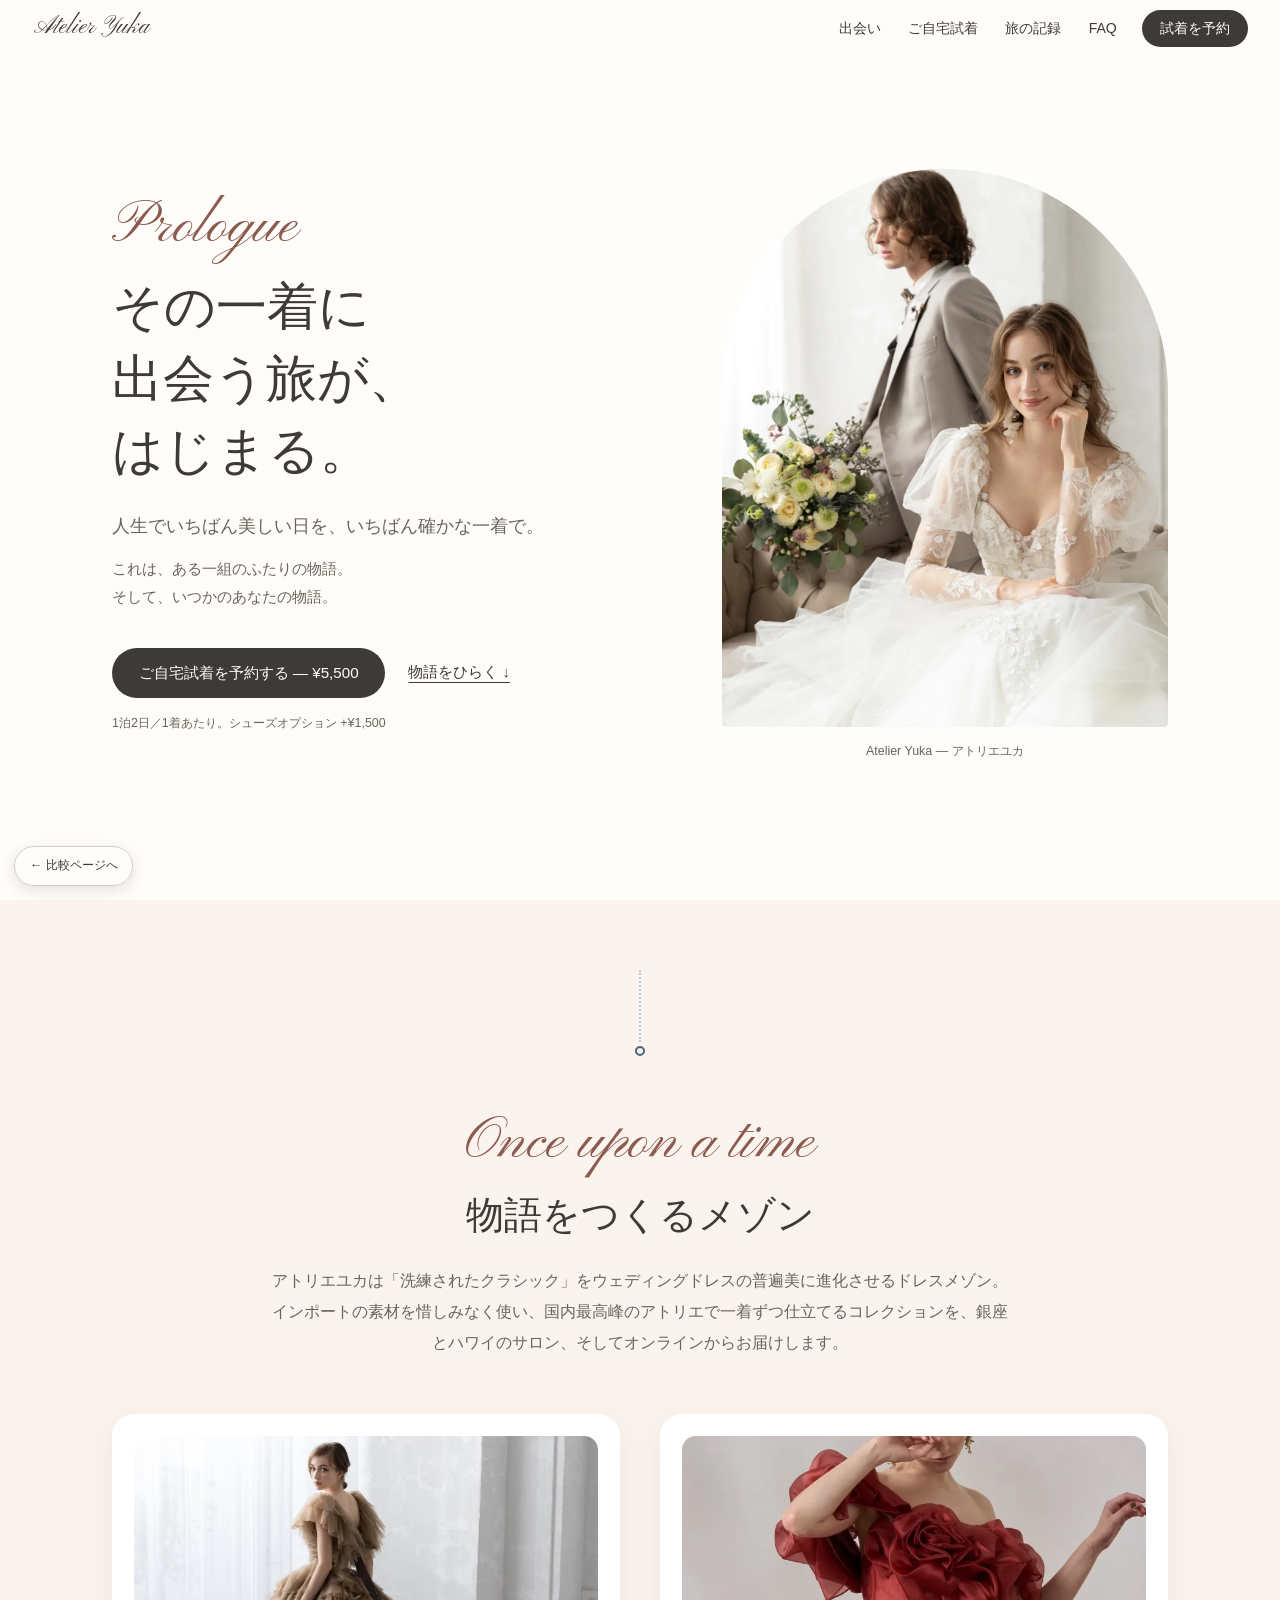
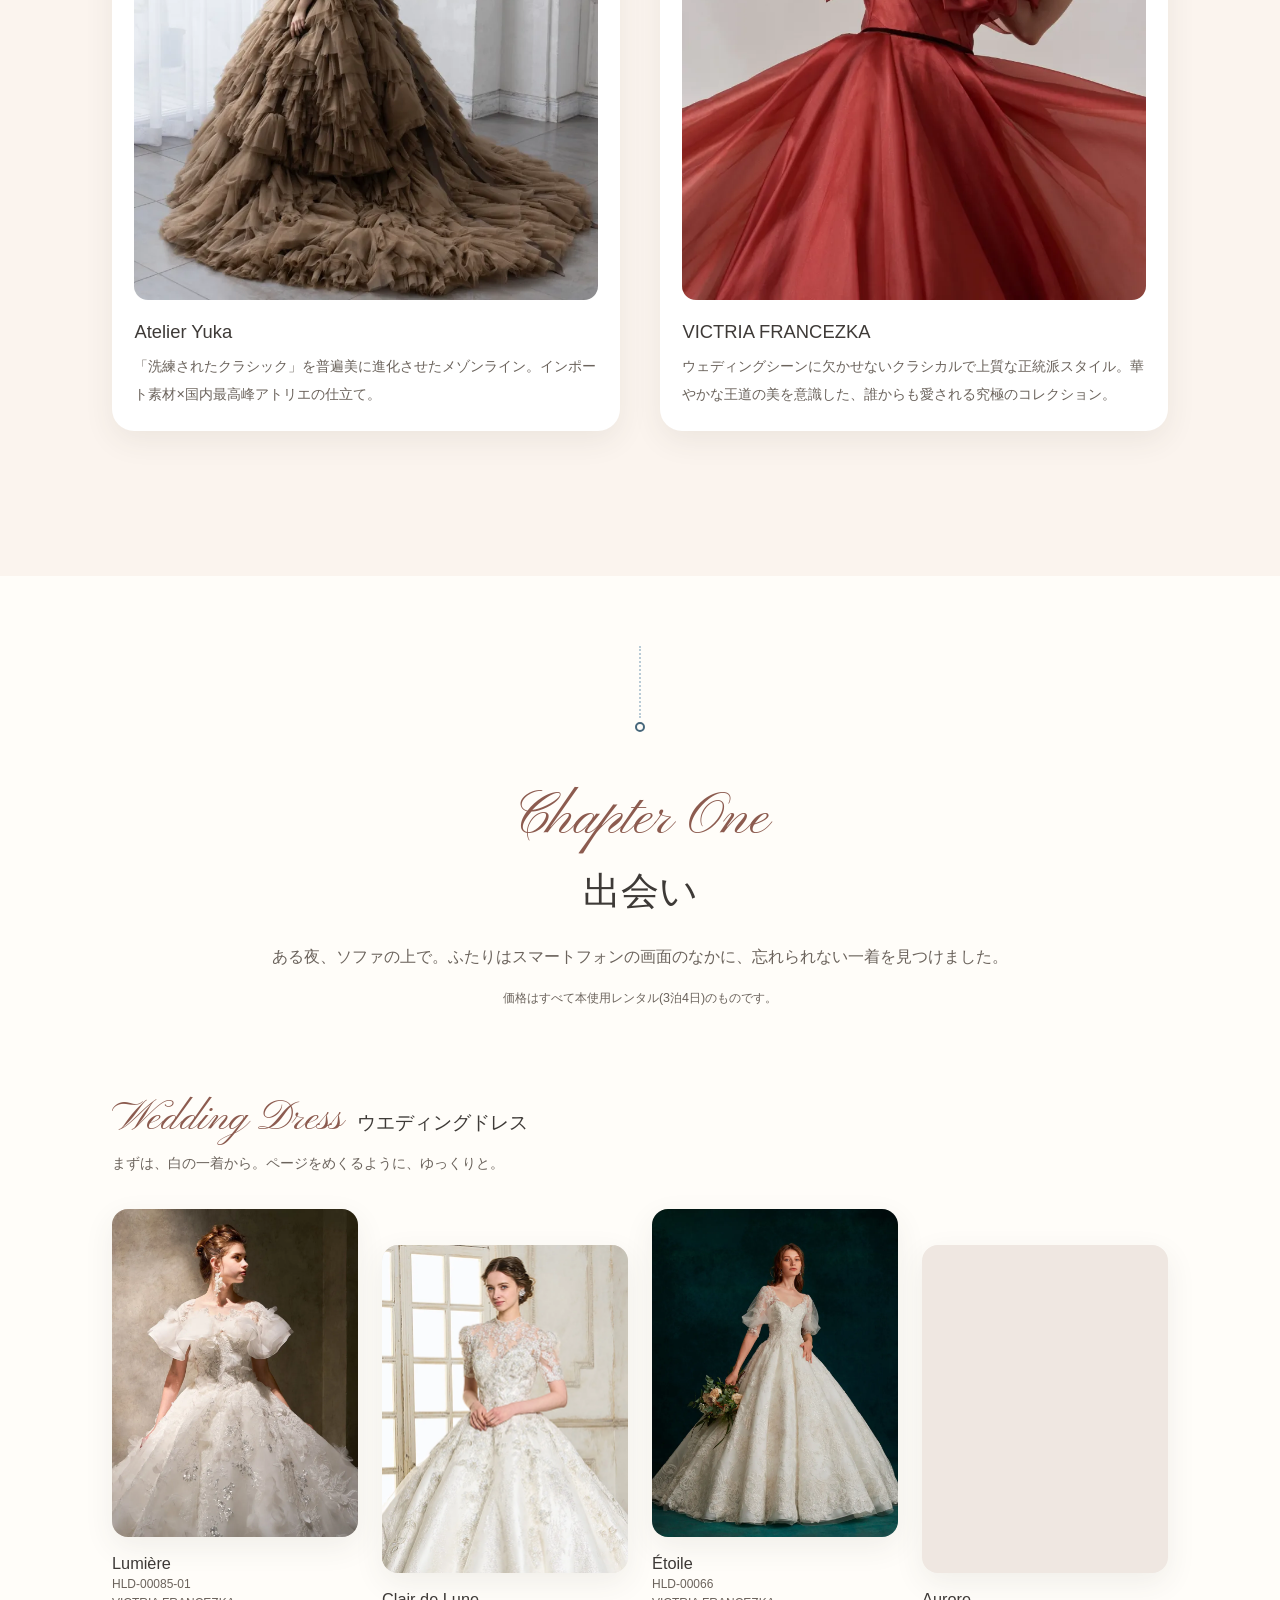
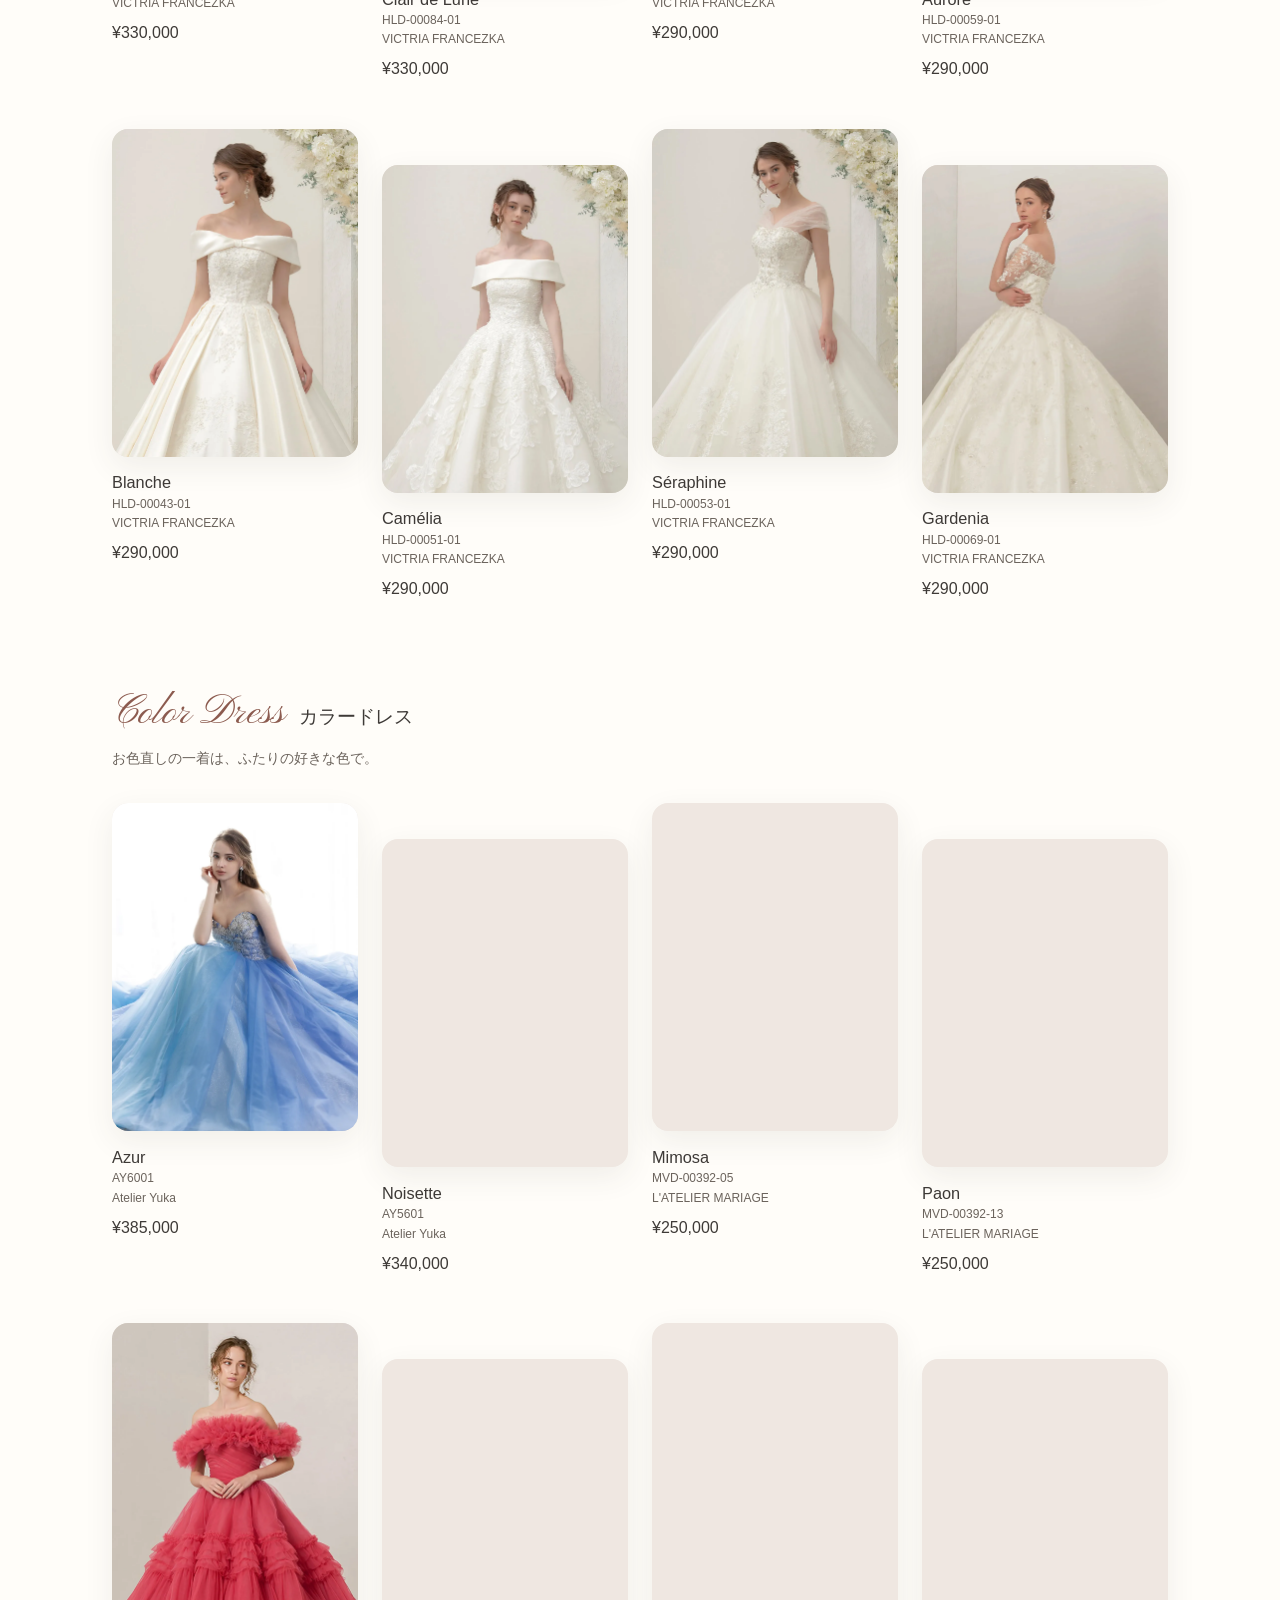
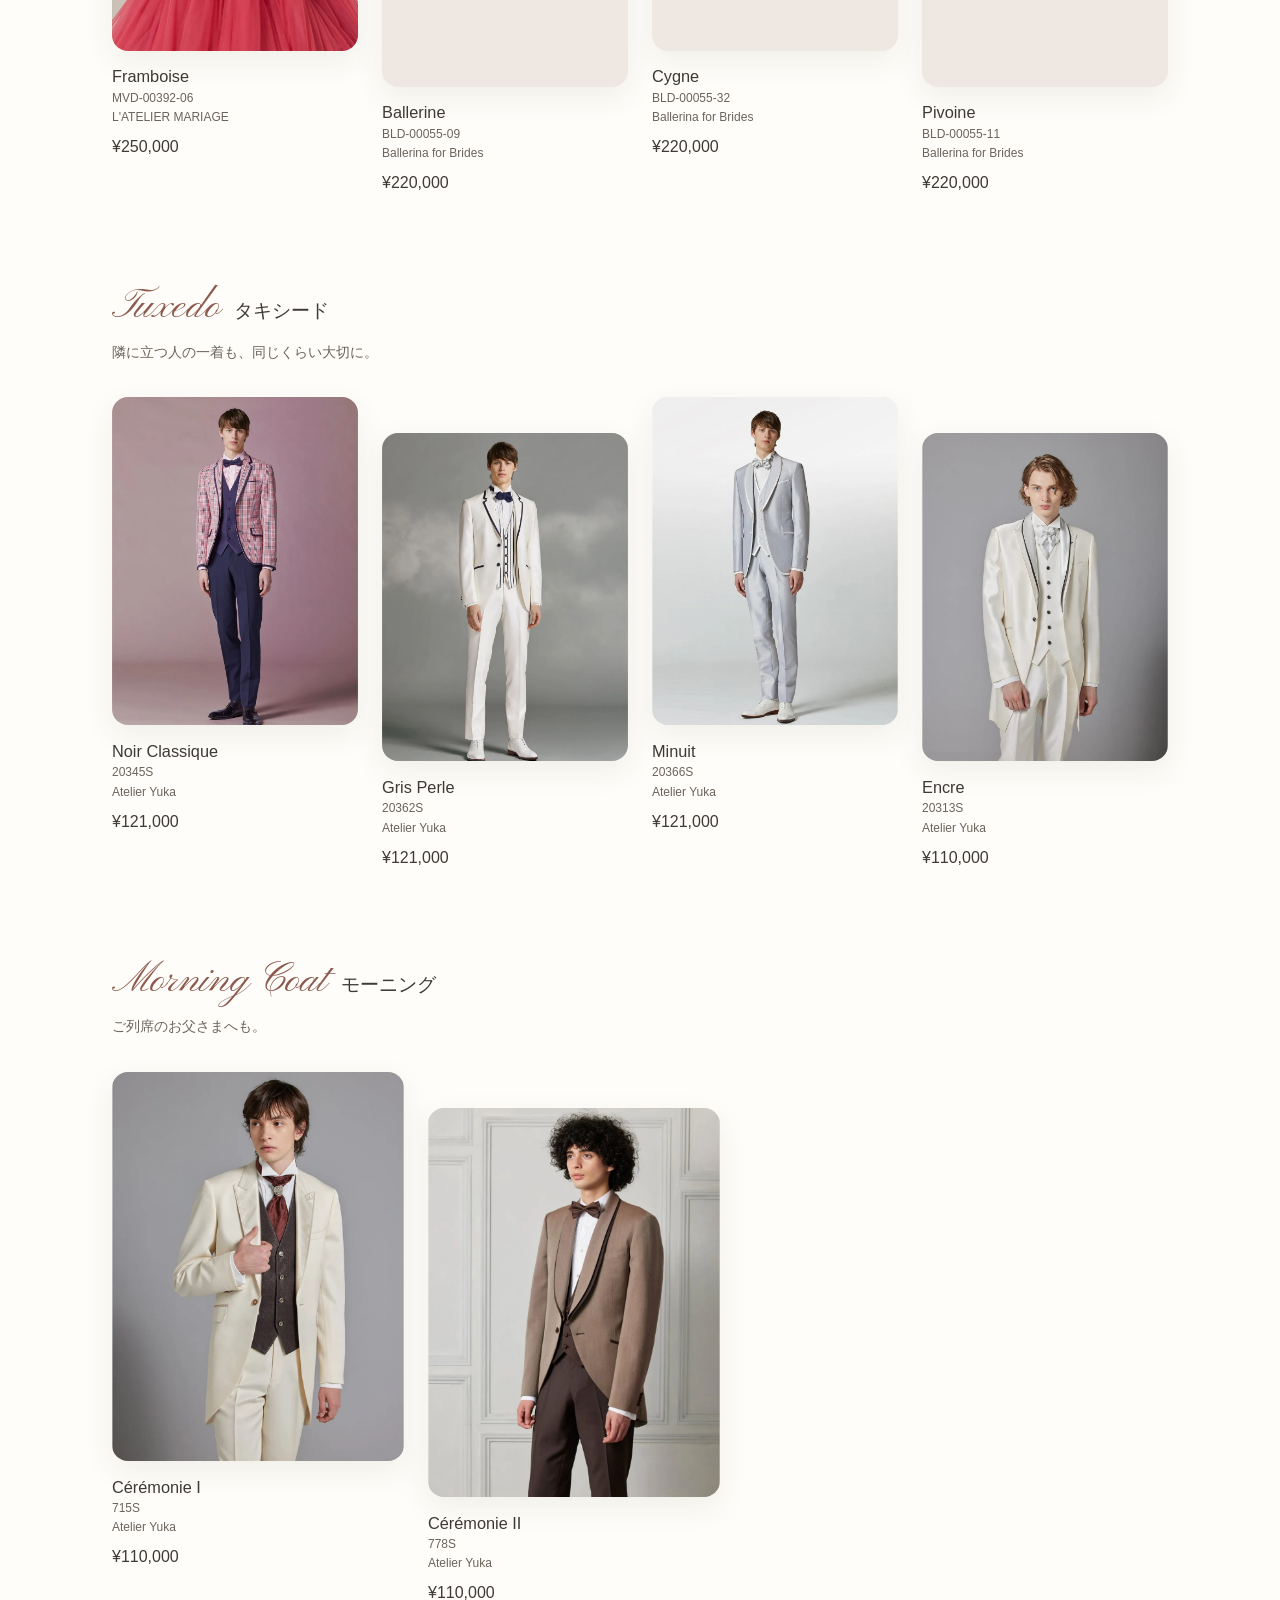
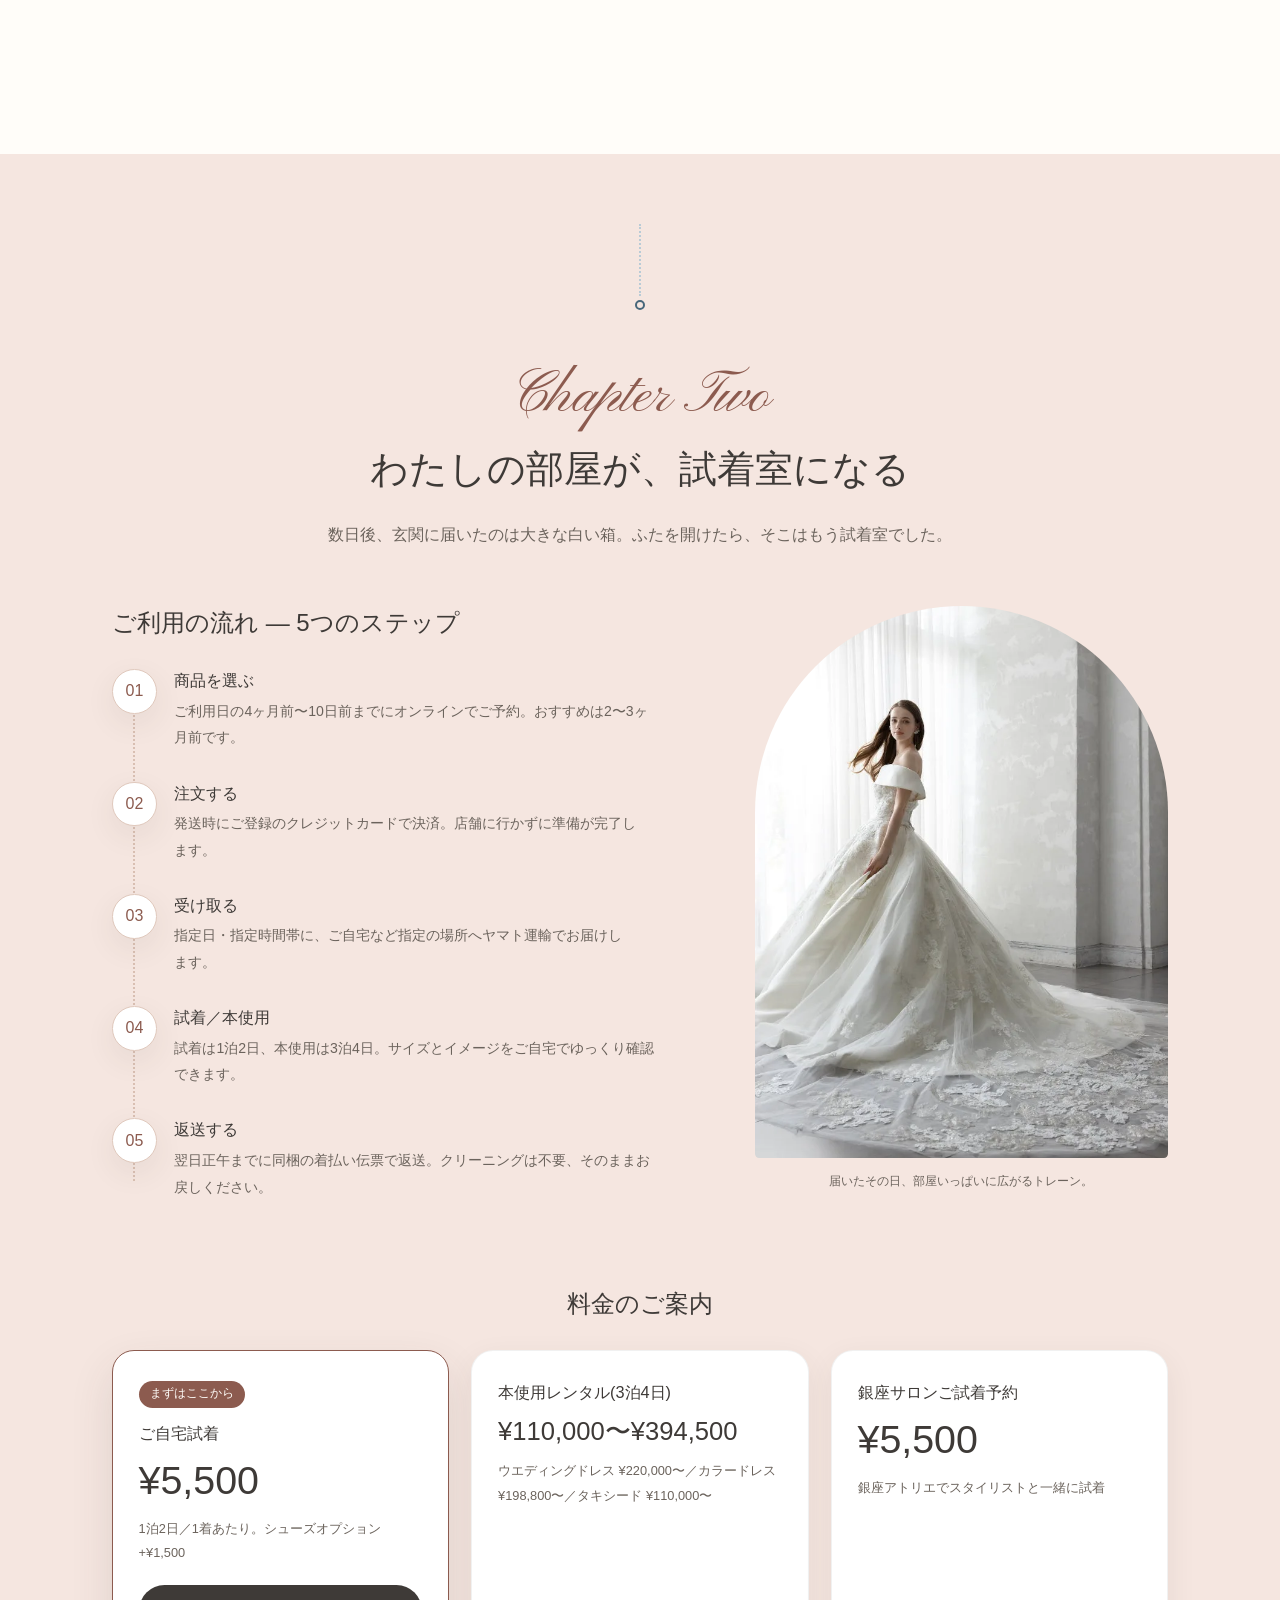
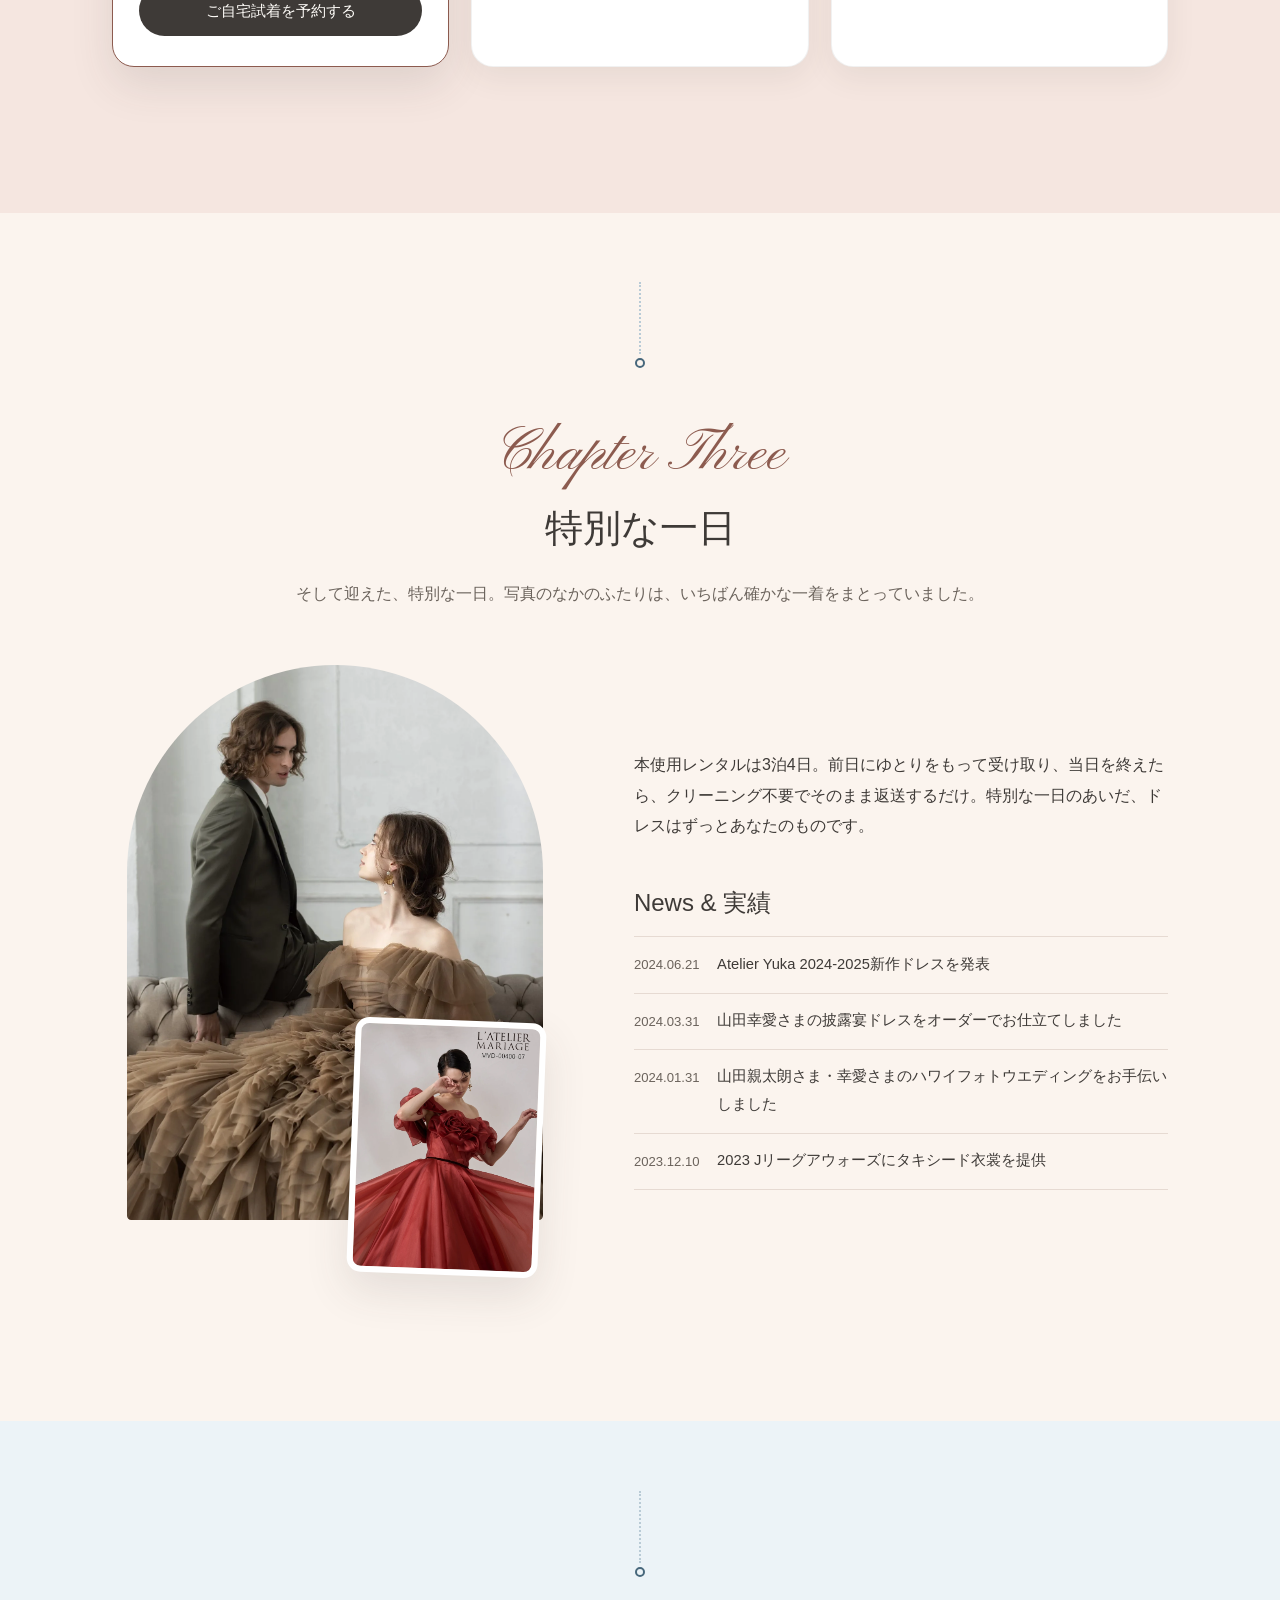
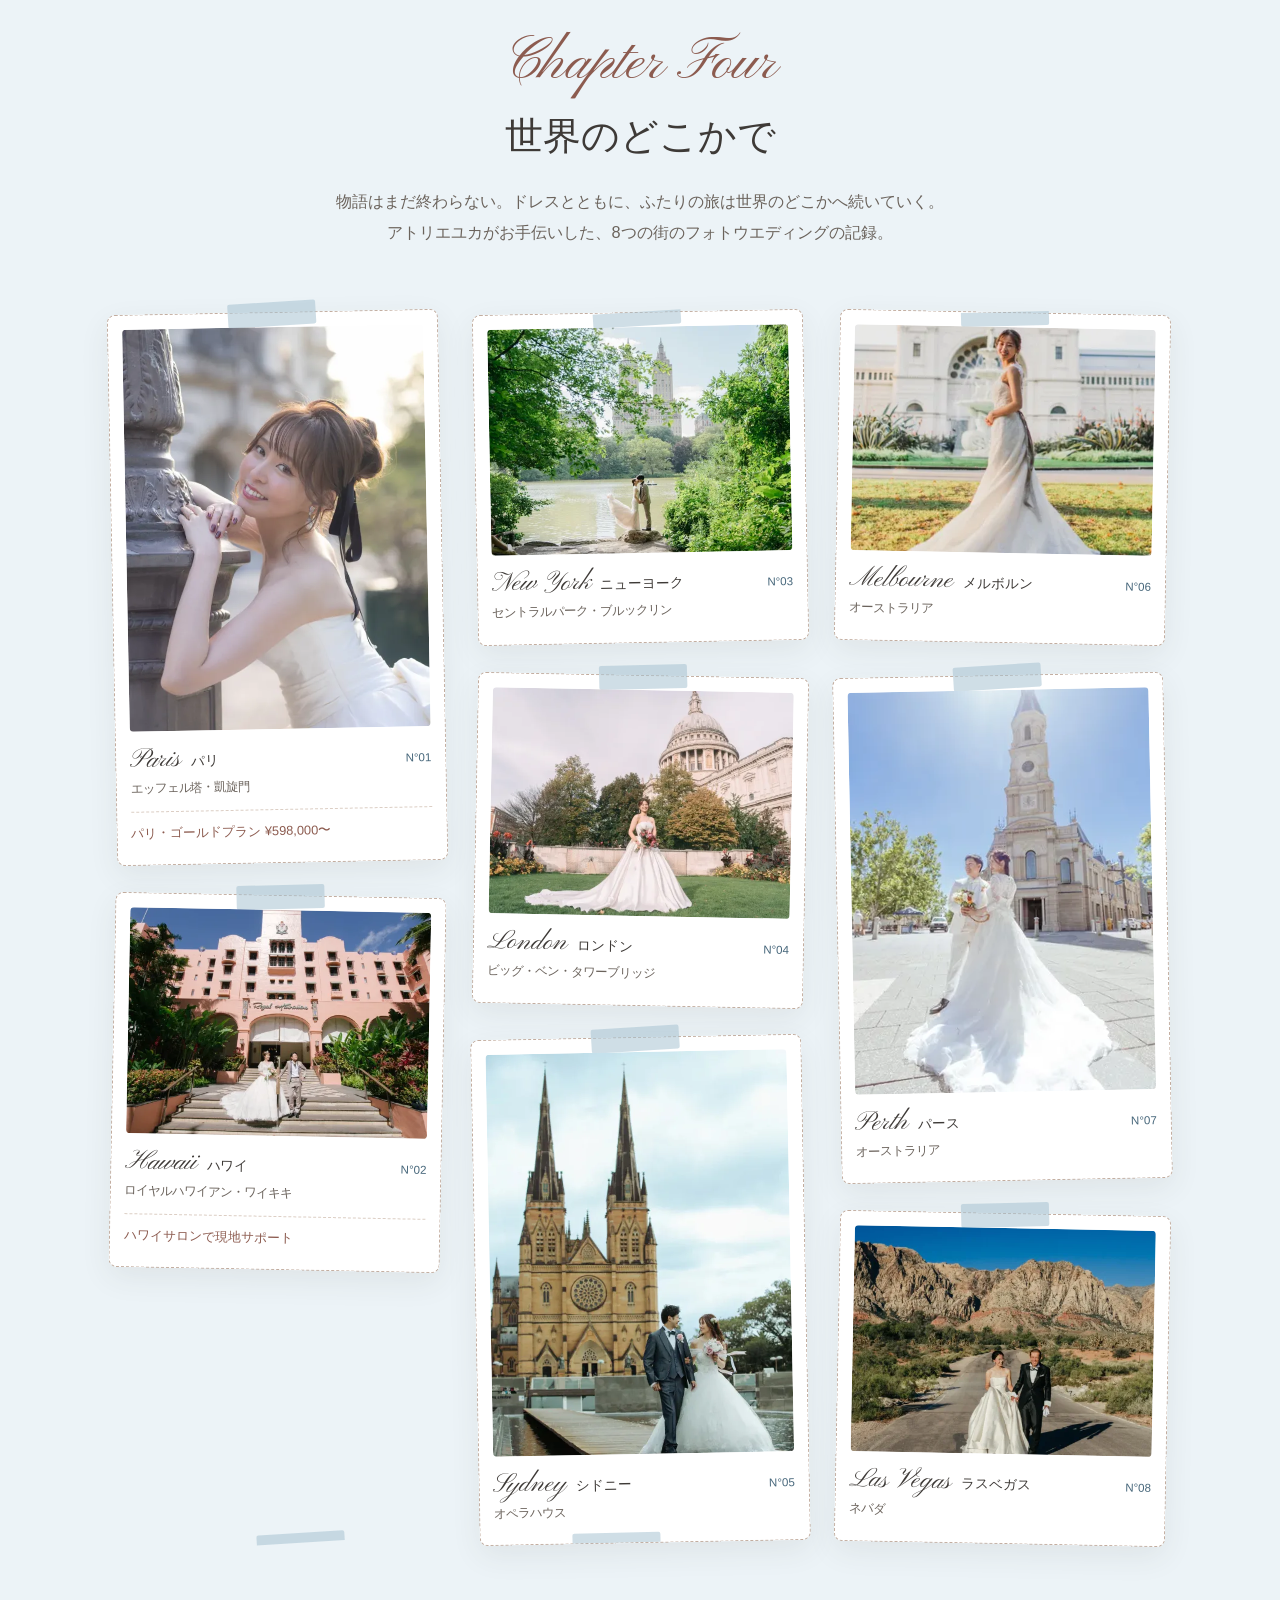
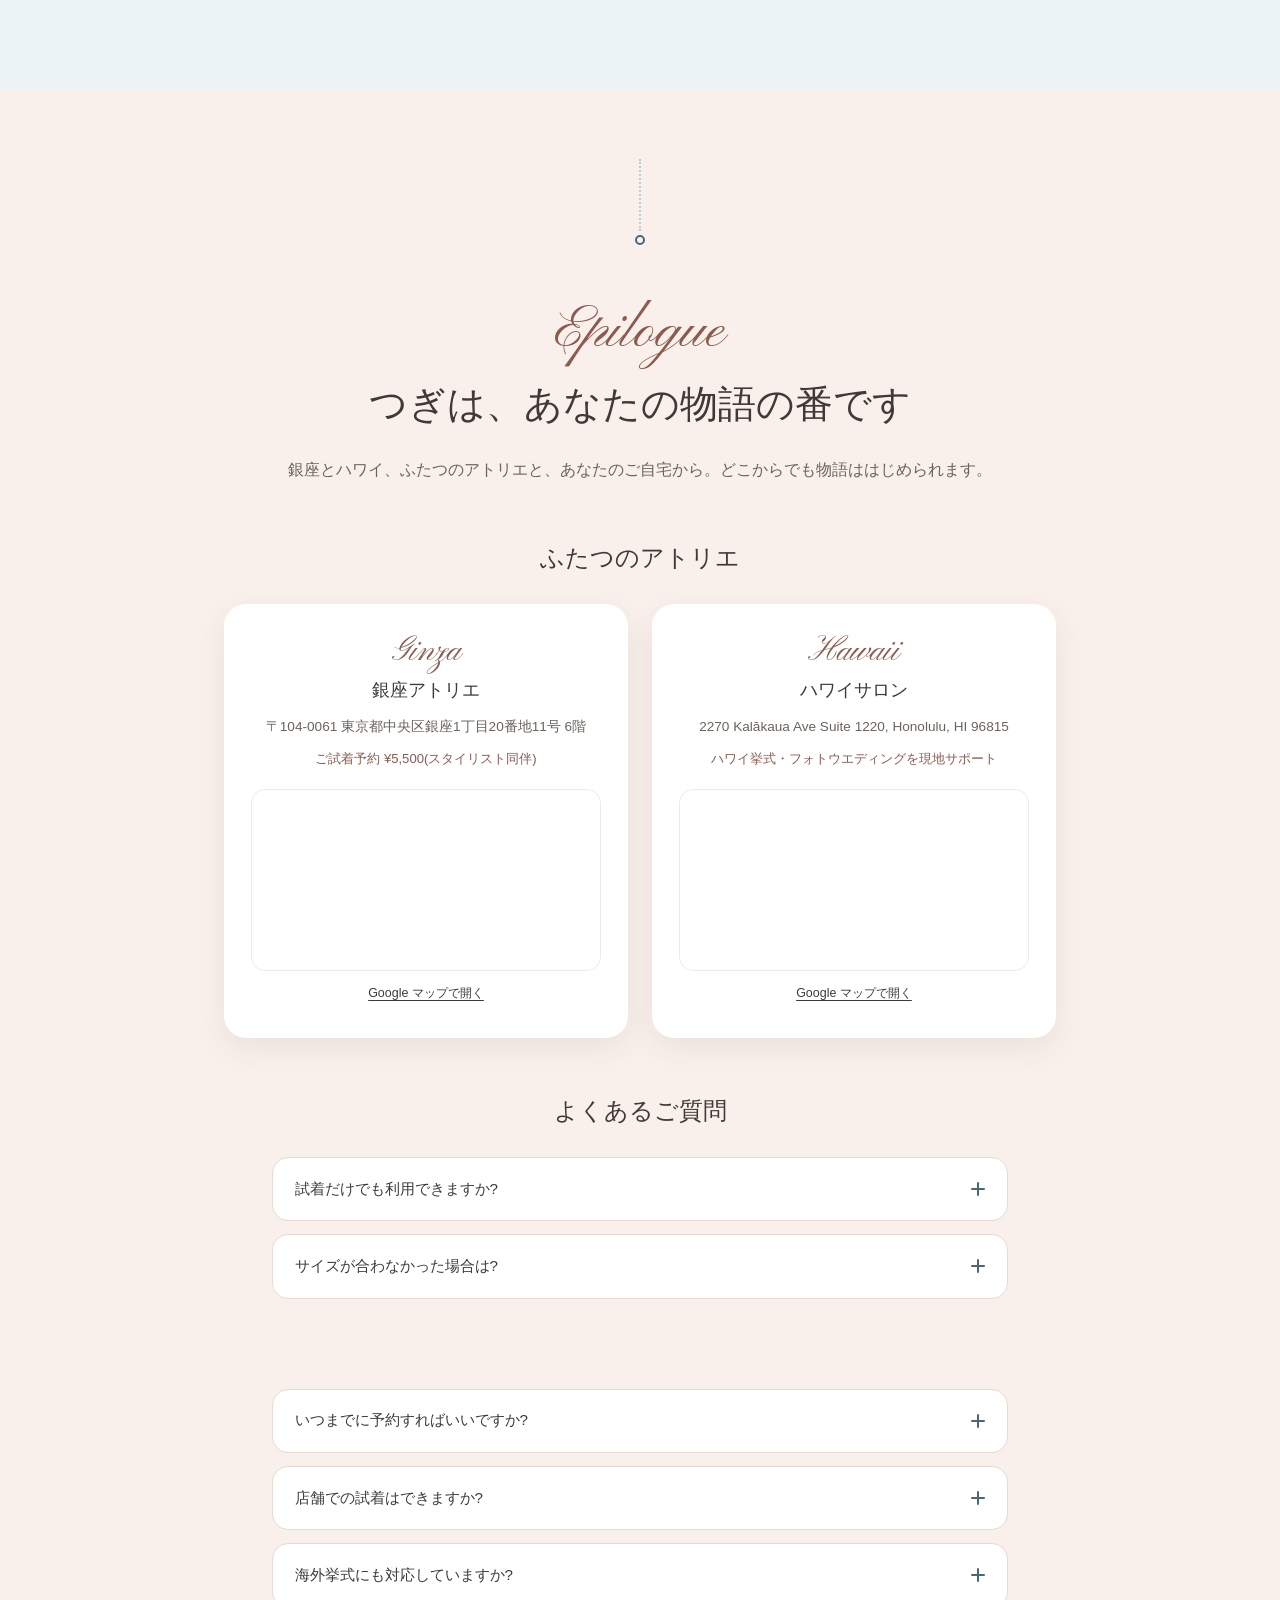
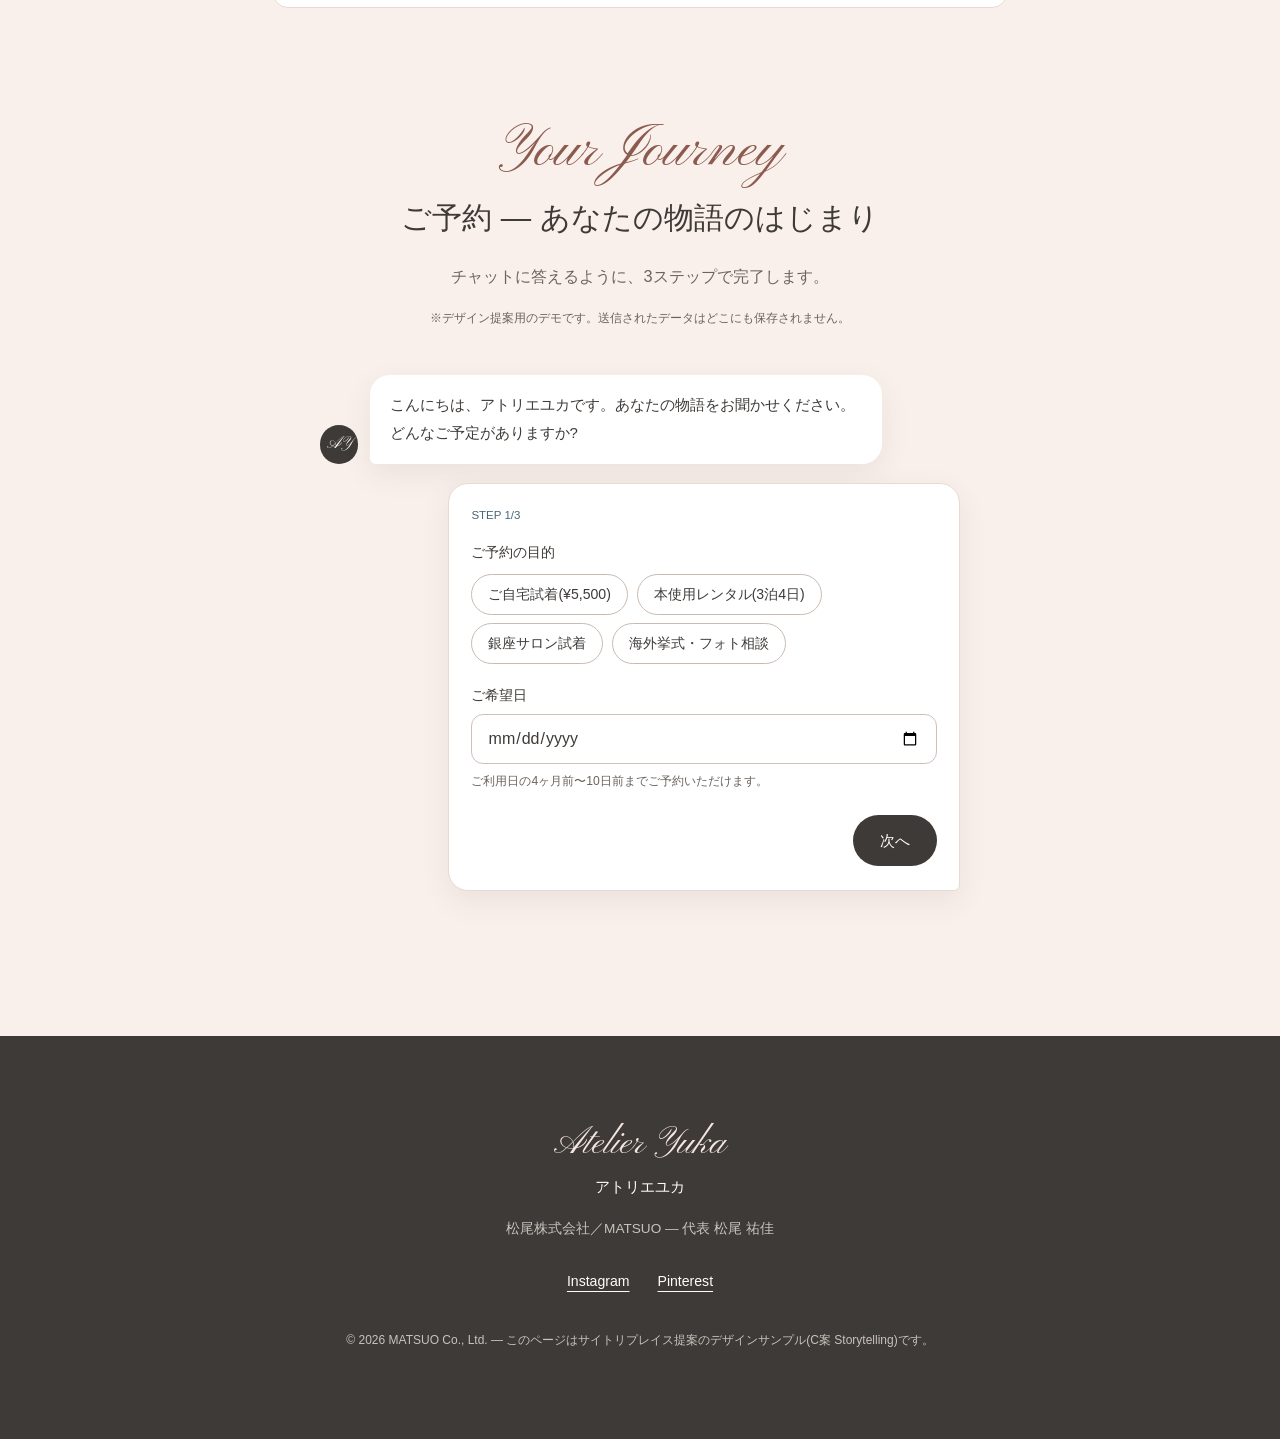
<file: archive/c-story/index.html>
<!DOCTYPE html>
<html lang="ja">
<head>
<meta charset="utf-8">
<meta name="viewport" content="width=device-width, initial-scale=1, viewport-fit=cover">
<meta name="robots" content="noindex, nofollow">
<title>Atelier Yuka — Journey|その一着に出会う旅が、はじまる。(C案 Storytelling)</title>
<meta name="description" content="ウエディングドレスレンタル「アトリエユカ」。ご自宅試着¥5,500から、世界のどこかの結婚式まで。一組のふたりの物語でたどる、ドレスとの旅。">
<meta name="theme-color" content="#FFFDF9">
<link rel="preconnect" href="https://fonts.googleapis.com">
<link rel="preconnect" href="https://fonts.gstatic.com" crossorigin>
<link rel="stylesheet" href="https://fonts.googleapis.com/css2?family=Pinyon+Script&family=Zen+Maru+Gothic:wght@400;500&display=swap">
<link rel="preload" as="image" href="../../assets/img/hero-01.webp" fetchpriority="high">
<link rel="stylesheet" href="style.css?v=2">
<link rel="stylesheet" href="style-2.css?v=2">
<link rel="stylesheet" href="../../assets/css/lightbox.css?v=3">
</head>
<body id="top">
<a class="skip-link" href="#main">本文へスキップ</a>

<header class="site-head">
  <a class="brand" href="#top" translate="no">Atelier Yuka</a>
  <nav aria-label="ページ内ナビゲーション">
    <ul>
      <li><a href="#chapter-1">出会い</a></li>
      <li><a href="#chapter-2">ご自宅試着</a></li>
      <li><a href="#chapter-4">旅の記録</a></li>
      <li><a href="#faq">FAQ</a></li>
    </ul>
  </nav>
  <a class="btn btn-primary btn-sm head-cta" href="#reserve">試着を予約</a>
</header>

<div class="journey-line" aria-hidden="true"><span class="journey-line-progress"></span></div>

<main id="main">

  <!-- ===== Prologue ===== -->
  <section class="prologue" id="prologue" aria-labelledby="prologue-title">
    <div class="wrap prologue-inner">
      <div class="prologue-copy">
        <p class="script accent-script" lang="en" aria-hidden="true">Prologue</p>
        <h1 id="prologue-title">その一着に出会う旅が、<br>はじまる。</h1>
        <p class="hero-tag">人生でいちばん美しい日を、いちばん確かな一着で。</p>
        <p class="hero-lead">これは、ある一組のふたりの物語。<br>そして、いつかのあなたの物語。</p>
        <div class="hero-ctas">
          <a class="btn btn-primary" href="#reserve">ご自宅試着を予約する — ¥5,500</a>
          <a class="link-arrow" href="#story">物語をひらく ↓</a>
        </div>
        <p class="hero-note">1泊2日／1着あたり。シューズオプション +¥1,500</p>
      </div>
      <figure class="hero-fig" data-reveal>
        <div class="frame frame-arch"><img src="../../assets/img/hero-01.webp" alt="ソファに腰かけるウエディングドレスの花嫁と、寄り添うタキシードの新郎" width="1800" height="1714" fetchpriority="high" decoding="async"></div>
        <figcaption class="hero-cap" translate="no">Atelier Yuka — アトリエユカ</figcaption>
      </figure>
    </div>
  </section>

  <!-- ===== ブランドステートメント ===== -->
  <section class="chapter story" id="story" aria-labelledby="story-title">
    <div class="wrap">
      <span class="waypoint" aria-hidden="true"></span>
      <header class="chapter-head" data-reveal>
        <p class="script accent-script" lang="en" aria-hidden="true">Once upon a time</p>
        <h2 id="story-title">物語をつくるメゾン</h2>
        <p class="chapter-lead">アトリエユカは「洗練されたクラシック」をウェディングドレスの普遍美に進化させるドレスメゾン。インポートの素材を惜しみなく使い、国内最高峰のアトリエで一着ずつ仕立てるコレクションを、銀座とハワイのサロン、そしてオンラインからお届けします。</p>
      </header>
      <div class="line-cards" data-stagger>
        <article class="line-card" data-reveal>
          <div class="frame f11"><img src="../../assets/img/brand-01.webp" alt="Atelier Yukaラインのドレスを着た花嫁" width="1080" height="1080" loading="lazy" decoding="async"></div>
          <h3 translate="no">Atelier Yuka</h3>
          <p>「洗練されたクラシック」を普遍美に進化させたメゾンライン。インポート素材×国内最高峰アトリエの仕立て。</p>
        </article>
        <article class="line-card" data-reveal>
          <div class="frame f11"><img src="../../assets/img/brand-02.webp" alt="VICTRIA FRANCEZKAラインのドレスを着た花嫁" width="1080" height="1080" loading="lazy" decoding="async"></div>
          <h3 translate="no">VICTRIA FRANCEZKA</h3>
          <p>ウェディングシーンに欠かせないクラシカルで上質な正統派スタイル。華やかな王道の美を意識した、誰からも愛される究極のコレクション。</p>
        </article>
      </div>
    </div>
  </section>

  <!-- ===== Chapter 1 出会い ===== -->
  <section class="chapter chapter-1" id="chapter-1" aria-labelledby="c1-title">
    <div class="wrap">
      <span class="waypoint" aria-hidden="true"></span>
      <header class="chapter-head" data-reveal>
        <p class="script accent-script" lang="en" aria-hidden="true">Chapter One</p>
        <h2 id="c1-title"><span class="vh">第一章 </span>出会い</h2>
        <p class="chapter-lead">ある夜、ソファの上で。ふたりはスマートフォンの画面のなかに、忘れられない一着を見つけました。</p>
        <p class="chapter-note">価格はすべて本使用レンタル(3泊4日)のものです。</p>
      </header>

      <div class="col-block">
        <h3 class="col-head"><span class="script" lang="en" aria-hidden="true">Wedding Dress</span>ウエディングドレス</h3>
        <p class="col-lead">まずは、白の一着から。ページをめくるように、ゆっくりと。</p>
        <ul class="dress-grid" data-stagger>
          <li class="dress-card" data-reveal>
            <div class="frame f34"><img src="../../assets/img/wd-01.webp" alt="ウエディングドレス Lumière(Aライン)" width="1080" height="1350" loading="lazy" decoding="async"></div>
            <p class="d-name" translate="no">Lumière</p>
            <p class="d-meta" translate="no">HLD-00085-01<span class="d-line">VICTRIA FRANCEZKA</span></p>
            <p class="d-price">¥330,000</p>
          </li>
          <li class="dress-card" data-reveal>
            <div class="frame f34"><img src="../../assets/img/wd-02.webp" alt="ウエディングドレス Clair de Lune(Aライン)" width="986" height="1380" loading="lazy" decoding="async"></div>
            <p class="d-name" translate="no">Clair de Lune</p>
            <p class="d-meta" translate="no">HLD-00084-01<span class="d-line">VICTRIA FRANCEZKA</span></p>
            <p class="d-price">¥330,000</p>
          </li>
          <li class="dress-card" data-reveal>
            <div class="frame f34"><img src="../../assets/img/wd-03.webp" alt="ウエディングドレス Étoile(Aライン)" width="1080" height="1350" loading="lazy" decoding="async"></div>
            <p class="d-name" translate="no">Étoile</p>
            <p class="d-meta" translate="no">HLD-00066<span class="d-line">VICTRIA FRANCEZKA</span></p>
            <p class="d-price">¥290,000</p>
          </li>
          <li class="dress-card" data-reveal>
            <div class="frame f34"><img src="../../assets/img/wd-04.webp" alt="ウエディングドレス Aurore(Aライン)" width="760" height="1064" loading="lazy" decoding="async"></div>
            <p class="d-name" translate="no">Aurore</p>
            <p class="d-meta" translate="no">HLD-00059-01<span class="d-line">VICTRIA FRANCEZKA</span></p>
            <p class="d-price">¥290,000</p>
          </li>
          <li class="dress-card" data-reveal>
            <div class="frame f34"><img src="../../assets/img/wd-05.webp" alt="ウエディングドレス Blanche(Aライン)" width="986" height="1380" loading="lazy" decoding="async"></div>
            <p class="d-name" translate="no">Blanche</p>
            <p class="d-meta" translate="no">HLD-00043-01<span class="d-line">VICTRIA FRANCEZKA</span></p>
            <p class="d-price">¥290,000</p>
          </li>
          <li class="dress-card" data-reveal>
            <div class="frame f34"><img src="../../assets/img/wd-06.webp" alt="ウエディングドレス Camélia(Aライン)" width="986" height="1381" loading="lazy" decoding="async"></div>
            <p class="d-name" translate="no">Camélia</p>
            <p class="d-meta" translate="no">HLD-00051-01<span class="d-line">VICTRIA FRANCEZKA</span></p>
            <p class="d-price">¥290,000</p>
          </li>
          <li class="dress-card" data-reveal>
            <div class="frame f34"><img src="../../assets/img/wd-07.webp" alt="ウエディングドレス Séraphine(Aライン)" width="986" height="1380" loading="lazy" decoding="async"></div>
            <p class="d-name" translate="no">Séraphine</p>
            <p class="d-meta" translate="no">HLD-00053-01<span class="d-line">VICTRIA FRANCEZKA</span></p>
            <p class="d-price">¥290,000</p>
          </li>
          <li class="dress-card" data-reveal>
            <div class="frame f34"><img src="../../assets/img/wd-08.webp" alt="ウエディングドレス Gardenia(Aライン)" width="986" height="1380" loading="lazy" decoding="async"></div>
            <p class="d-name" translate="no">Gardenia</p>
            <p class="d-meta" translate="no">HLD-00069-01<span class="d-line">VICTRIA FRANCEZKA</span></p>
            <p class="d-price">¥290,000</p>
          </li>
        </ul>
      </div>

      <div class="col-block">
        <h3 class="col-head"><span class="script" lang="en" aria-hidden="true">Color Dress</span>カラードレス</h3>
        <p class="col-lead">お色直しの一着は、ふたりの好きな色で。</p>
        <ul class="dress-grid" data-stagger>
          <li class="dress-card" data-reveal>
            <div class="frame f34"><img src="../../assets/img/cd-01.webp" alt="カラードレス Azur(プリンセスライン)" width="1200" height="1799" loading="lazy" decoding="async"></div>
            <p class="d-name" translate="no">Azur</p>
            <p class="d-meta" translate="no">AY6001<span class="d-line">Atelier Yuka</span></p>
            <p class="d-price">¥385,000</p>
          </li>
          <li class="dress-card" data-reveal>
            <div class="frame f34"><img src="../../assets/img/cd-02.webp" alt="カラードレス Noisette(Aライン)" width="1200" height="1799" loading="lazy" decoding="async"></div>
            <p class="d-name" translate="no">Noisette</p>
            <p class="d-meta" translate="no">AY5601<span class="d-line">Atelier Yuka</span></p>
            <p class="d-price">¥340,000</p>
          </li>
          <li class="dress-card" data-reveal>
            <div class="frame f34"><img src="../../assets/img/cd-03.webp" alt="カラードレス Mimosa(Aライン)" width="986" height="1379" loading="lazy" decoding="async"></div>
            <p class="d-name" translate="no">Mimosa</p>
            <p class="d-meta" translate="no">MVD-00392-05<span class="d-line">L'ATELIER MARIAGE</span></p>
            <p class="d-price">¥250,000</p>
          </li>
          <li class="dress-card" data-reveal>
            <div class="frame f34"><img src="../../assets/img/cd-04.webp" alt="カラードレス Paon(Aライン)" width="986" height="1381" loading="lazy" decoding="async"></div>
            <p class="d-name" translate="no">Paon</p>
            <p class="d-meta" translate="no">MVD-00392-13<span class="d-line">L'ATELIER MARIAGE</span></p>
            <p class="d-price">¥250,000</p>
          </li>
          <li class="dress-card" data-reveal>
            <div class="frame f34"><img src="../../assets/img/cd-05.webp" alt="カラードレス Framboise(Aライン)" width="986" height="1380" loading="lazy" decoding="async"></div>
            <p class="d-name" translate="no">Framboise</p>
            <p class="d-meta" translate="no">MVD-00392-06<span class="d-line">L'ATELIER MARIAGE</span></p>
            <p class="d-price">¥250,000</p>
          </li>
          <li class="dress-card" data-reveal>
            <div class="frame f34"><img src="../../assets/img/cd-06.webp" alt="カラードレス Ballerine(プリンセスライン)" width="986" height="1380" loading="lazy" decoding="async"></div>
            <p class="d-name" translate="no">Ballerine</p>
            <p class="d-meta" translate="no">BLD-00055-09<span class="d-line">Ballerina for Brides</span></p>
            <p class="d-price">¥220,000</p>
          </li>
          <li class="dress-card" data-reveal>
            <div class="frame f34"><img src="../../assets/img/cd-07.webp" alt="カラードレス Cygne(プリンセスライン)" width="986" height="1380" loading="lazy" decoding="async"></div>
            <p class="d-name" translate="no">Cygne</p>
            <p class="d-meta" translate="no">BLD-00055-32<span class="d-line">Ballerina for Brides</span></p>
            <p class="d-price">¥220,000</p>
          </li>
          <li class="dress-card" data-reveal>
            <div class="frame f34"><img src="../../assets/img/cd-08.webp" alt="カラードレス Pivoine(プリンセスライン)" width="986" height="1380" loading="lazy" decoding="async"></div>
            <p class="d-name" translate="no">Pivoine</p>
            <p class="d-meta" translate="no">BLD-00055-11<span class="d-line">Ballerina for Brides</span></p>
            <p class="d-price">¥220,000</p>
          </li>
        </ul>
      </div>

      <div class="col-block">
        <h3 class="col-head"><span class="script" lang="en" aria-hidden="true">Tuxedo</span>タキシード</h3>
        <p class="col-lead">隣に立つ人の一着も、同じくらい大切に。</p>
        <ul class="dress-grid grid-square" data-stagger>
          <li class="dress-card" data-reveal>
            <div class="frame f34"><img src="../../assets/img/tx-01.webp" alt="タキシード Noir Classique" width="900" height="1200" loading="lazy" decoding="async"></div>
            <p class="d-name" translate="no">Noir Classique</p>
            <p class="d-meta" translate="no">20345S<span class="d-line">Atelier Yuka</span></p>
            <p class="d-price">¥121,000</p>
          </li>
          <li class="dress-card" data-reveal>
            <div class="frame f34"><img src="../../assets/img/tx-02.webp" alt="タキシード Gris Perle" width="900" height="1200" loading="lazy" decoding="async"></div>
            <p class="d-name" translate="no">Gris Perle</p>
            <p class="d-meta" translate="no">20362S<span class="d-line">Atelier Yuka</span></p>
            <p class="d-price">¥121,000</p>
          </li>
          <li class="dress-card" data-reveal>
            <div class="frame f34"><img src="../../assets/img/tx-03.webp" alt="タキシード Minuit" width="900" height="1200" loading="lazy" decoding="async"></div>
            <p class="d-name" translate="no">Minuit</p>
            <p class="d-meta" translate="no">20366S<span class="d-line">Atelier Yuka</span></p>
            <p class="d-price">¥121,000</p>
          </li>
          <li class="dress-card" data-reveal>
            <div class="frame f34"><img src="../../assets/img/tx-04.webp" alt="タキシード Encre" width="900" height="1200" loading="lazy" decoding="async"></div>
            <p class="d-name" translate="no">Encre</p>
            <p class="d-meta" translate="no">20313S<span class="d-line">Atelier Yuka</span></p>
            <p class="d-price">¥110,000</p>
          </li>
        </ul>
      </div>

      <div class="col-block">
        <h3 class="col-head"><span class="script" lang="en" aria-hidden="true">Morning Coat</span>モーニング</h3>
        <p class="col-lead">ご列席のお父さまへも。</p>
        <ul class="dress-grid grid-square grid-two" data-stagger>
          <li class="dress-card" data-reveal>
            <div class="frame f34"><img src="../../assets/img/mo-01.webp" alt="モーニング Cérémonie I" width="900" height="1200" loading="lazy" decoding="async"></div>
            <p class="d-name" translate="no">Cérémonie I</p>
            <p class="d-meta" translate="no">715S<span class="d-line">Atelier Yuka</span></p>
            <p class="d-price">¥110,000</p>
          </li>
          <li class="dress-card" data-reveal>
            <div class="frame f34"><img src="../../assets/img/mo-02.webp" alt="モーニング Cérémonie II" width="900" height="1200" loading="lazy" decoding="async"></div>
            <p class="d-name" translate="no">Cérémonie II</p>
            <p class="d-meta" translate="no">778S<span class="d-line">Atelier Yuka</span></p>
            <p class="d-price">¥110,000</p>
          </li>
        </ul>
      </div>
    </div>
  </section>

  <!-- ===== Chapter 2 わたしの部屋が、試着室になる ===== -->
  <section class="chapter chapter-2" id="chapter-2" aria-labelledby="c2-title">
    <div class="wrap">
      <span class="waypoint" aria-hidden="true"></span>
      <header class="chapter-head" data-reveal>
        <p class="script accent-script" lang="en" aria-hidden="true">Chapter Two</p>
        <h2 id="c2-title"><span class="vh">第二章 </span>わたしの部屋が、試着室になる</h2>
        <p class="chapter-lead">数日後、玄関に届いたのは大きな白い箱。ふたを開けたら、そこはもう試着室でした。</p>
      </header>
      <div class="c2-grid">
        <div>
          <h3 class="sub-head">ご利用の流れ — 5つのステップ</h3>
          <ol class="flow">
            <li class="flow-step" data-reveal>
              <span class="flow-no" aria-hidden="true">01</span>
              <div><h4>商品を選ぶ</h4><p>ご利用日の4ヶ月前〜10日前までにオンラインでご予約。おすすめは2〜3ヶ月前です。</p></div>
            </li>
            <li class="flow-step" data-reveal>
              <span class="flow-no" aria-hidden="true">02</span>
              <div><h4>注文する</h4><p>発送時にご登録のクレジットカードで決済。店舗に行かずに準備が完了します。</p></div>
            </li>
            <li class="flow-step" data-reveal>
              <span class="flow-no" aria-hidden="true">03</span>
              <div><h4>受け取る</h4><p>指定日・指定時間帯に、ご自宅など指定の場所へヤマト運輸でお届けします。</p></div>
            </li>
            <li class="flow-step" data-reveal>
              <span class="flow-no" aria-hidden="true">04</span>
              <div><h4>試着／本使用</h4><p>試着は1泊2日、本使用は3泊4日。サイズとイメージをご自宅でゆっくり確認できます。</p></div>
            </li>
            <li class="flow-step" data-reveal>
              <span class="flow-no" aria-hidden="true">05</span>
              <div><h4>返送する</h4><p>翌日正午までに同梱の着払い伝票で返送。クリーニングは不要、そのままお戻しください。</p></div>
            </li>
          </ol>
        </div>
        <figure class="c2-fig" data-reveal>
          <div class="frame frame-arch"><img src="../../assets/img/hero-02.webp" alt="窓辺で光を浴びる、ロングトレーンのウエディングドレスを着た花嫁" width="683" height="1024" loading="lazy" decoding="async"></div>
          <figcaption class="hero-cap">届いたその日、部屋いっぱいに広がるトレーン。</figcaption>
        </figure>
      </div>

      <h3 class="sub-head price-head" data-reveal>料金のご案内</h3>
      <div class="price-cards" data-stagger>
        <article class="price-card is-featured" data-reveal>
          <p class="price-badge">まずはここから</p>
          <h4>ご自宅試着</h4>
          <p class="price-num">¥5,500</p>
          <p class="price-note">1泊2日／1着あたり。シューズオプション +¥1,500</p>
          <a class="btn btn-primary btn-block" href="#reserve">ご自宅試着を予約する</a>
        </article>
        <article class="price-card" data-reveal>
          <h4>本使用レンタル(3泊4日)</h4>
          <p class="price-num price-range">¥110,000〜¥394,500</p>
          <p class="price-note">ウエディングドレス ¥220,000〜／カラードレス ¥198,800〜／タキシード ¥110,000〜</p>
        </article>
        <article class="price-card" data-reveal>
          <h4>銀座サロンご試着予約</h4>
          <p class="price-num">¥5,500</p>
          <p class="price-note">銀座アトリエでスタイリストと一緒に試着</p>
        </article>
      </div>
    </div>
  </section>

  <!-- ===== Chapter 3 特別な一日 ===== -->
  <section class="chapter chapter-3" id="chapter-3" aria-labelledby="c3-title">
    <div class="wrap">
      <span class="waypoint" aria-hidden="true"></span>
      <header class="chapter-head" data-reveal>
        <p class="script accent-script" lang="en" aria-hidden="true">Chapter Three</p>
        <h2 id="c3-title"><span class="vh">第三章 </span>特別な一日</h2>
        <p class="chapter-lead">そして迎えた、特別な一日。写真のなかのふたりは、いちばん確かな一着をまとっていました。</p>
      </header>
      <div class="c3-grid">
        <div class="c3-collage" data-reveal>
          <div class="frame frame-arch c3-main"><img src="../../assets/img/hero-04.webp" alt="挙式当日、ソファで見つめ合うドレス姿の花嫁とスーツ姿の新郎" width="1281" height="1920" loading="lazy" decoding="async"></div>
          <div class="frame c3-sub"><img src="../../assets/img/hero-03.webp" alt="お色直しの赤いカラードレスをまとう花嫁" width="1741" height="2438" loading="lazy" decoding="async"></div>
        </div>
        <div class="c3-body">
          <p data-reveal>本使用レンタルは3泊4日。前日にゆとりをもって受け取り、当日を終えたら、クリーニング不要でそのまま返送するだけ。特別な一日のあいだ、ドレスはずっとあなたのものです。</p>
          <h3 class="sub-head" data-reveal>News &amp; 実績</h3>
          <ul class="news-list" data-stagger>
            <li data-reveal><time datetime="2024-06-21">2024.06.21</time><p>Atelier Yuka 2024-2025新作ドレスを発表</p></li>
            <li data-reveal><time datetime="2024-03-31">2024.03.31</time><p>山田幸愛さまの披露宴ドレスをオーダーでお仕立てしました</p></li>
            <li data-reveal><time datetime="2024-01-31">2024.01.31</time><p>山田親太朗さま・幸愛さまのハワイフォトウエディングをお手伝いしました</p></li>
            <li data-reveal><time datetime="2023-12-10">2023.12.10</time><p>2023 Jリーグアウォーズにタキシード衣裳を提供</p></li>
          </ul>
        </div>
      </div>
    </div>
  </section>

  <!-- ===== Chapter 4 世界のどこかで ===== -->
  <section class="chapter chapter-4" id="chapter-4" aria-labelledby="c4-title">
    <div class="wrap">
      <span class="waypoint" aria-hidden="true"></span>
      <header class="chapter-head" data-reveal>
        <p class="script accent-script" lang="en" aria-hidden="true">Chapter Four</p>
        <h2 id="c4-title"><span class="vh">第四章 </span>世界のどこかで</h2>
        <p class="chapter-lead">物語はまだ終わらない。ドレスとともに、ふたりの旅は世界のどこかへ続いていく。<br>アトリエユカがお手伝いした、8つの街のフォトウエディングの記録。</p>
      </header>
      <ul class="journey-album" data-stagger>
        <li class="stamp" data-reveal>
          <figure class="stamp-fig">
            <span class="stamp-tape" aria-hidden="true"></span>
            <div class="frame f-port"><img src="../../assets/img/journey-paris.webp" alt="パリでのフォトウエディング" width="640" height="960" loading="lazy" decoding="async"></div>
            <figcaption>
              <p class="stamp-city"><span class="script" lang="en" aria-hidden="true">Paris</span><span class="stamp-ja">パリ</span><span class="stamp-no">N°01</span></p>
              <p class="stamp-tags">エッフェル塔・凱旋門</p>
              <p class="stamp-plan">パリ・ゴールドプラン ¥598,000〜</p>
            </figcaption>
          </figure>
        </li>
        <li class="stamp" data-reveal>
          <figure class="stamp-fig">
            <span class="stamp-tape" aria-hidden="true"></span>
            <div class="frame f-land"><img src="../../assets/img/journey-hawaii.webp" alt="ハワイでのフォトウエディング" width="960" height="639" loading="lazy" decoding="async"></div>
            <figcaption>
              <p class="stamp-city"><span class="script" lang="en" aria-hidden="true">Hawaii</span><span class="stamp-ja">ハワイ</span><span class="stamp-no">N°02</span></p>
              <p class="stamp-tags">ロイヤルハワイアン・ワイキキ</p>
              <p class="stamp-plan">ハワイサロンで現地サポート</p>
            </figcaption>
          </figure>
        </li>
        <li class="stamp" data-reveal>
          <figure class="stamp-fig">
            <span class="stamp-tape" aria-hidden="true"></span>
            <div class="frame f-land"><img src="../../assets/img/journey-newyork.webp" alt="ニューヨークでのフォトウエディング" width="520" height="347" loading="lazy" decoding="async"></div>
            <figcaption>
              <p class="stamp-city"><span class="script" lang="en" aria-hidden="true">New York</span><span class="stamp-ja">ニューヨーク</span><span class="stamp-no">N°03</span></p>
              <p class="stamp-tags">セントラルパーク・ブルックリン</p>
            </figcaption>
          </figure>
        </li>
        <li class="stamp" data-reveal>
          <figure class="stamp-fig">
            <span class="stamp-tape" aria-hidden="true"></span>
            <div class="frame f-land"><img src="../../assets/img/journey-london.webp" alt="ロンドンでのフォトウエディング" width="960" height="640" loading="lazy" decoding="async"></div>
            <figcaption>
              <p class="stamp-city"><span class="script" lang="en" aria-hidden="true">London</span><span class="stamp-ja">ロンドン</span><span class="stamp-no">N°04</span></p>
              <p class="stamp-tags">ビッグ・ベン・タワーブリッジ</p>
            </figcaption>
          </figure>
        </li>
        <li class="stamp" data-reveal>
          <figure class="stamp-fig">
            <span class="stamp-tape" aria-hidden="true"></span>
            <div class="frame f-port"><img src="../../assets/img/journey-sydney.webp" alt="シドニーでのフォトウエディング" width="640" height="960" loading="lazy" decoding="async"></div>
            <figcaption>
              <p class="stamp-city"><span class="script" lang="en" aria-hidden="true">Sydney</span><span class="stamp-ja">シドニー</span><span class="stamp-no">N°05</span></p>
              <p class="stamp-tags">オペラハウス</p>
            </figcaption>
          </figure>
        </li>
        <li class="stamp" data-reveal>
          <figure class="stamp-fig">
            <span class="stamp-tape" aria-hidden="true"></span>
            <div class="frame f-land"><img src="../../assets/img/journey-melbourne.webp" alt="メルボルンでのフォトウエディング" width="520" height="293" loading="lazy" decoding="async"></div>
            <figcaption>
              <p class="stamp-city"><span class="script" lang="en" aria-hidden="true">Melbourne</span><span class="stamp-ja">メルボルン</span><span class="stamp-no">N°06</span></p>
              <p class="stamp-tags">オーストラリア</p>
            </figcaption>
          </figure>
        </li>
        <li class="stamp" data-reveal>
          <figure class="stamp-fig">
            <span class="stamp-tape" aria-hidden="true"></span>
            <div class="frame f-port"><img src="../../assets/img/journey-perth.webp" alt="パースでのフォトウエディング" width="333" height="500" loading="lazy" decoding="async"></div>
            <figcaption>
              <p class="stamp-city"><span class="script" lang="en" aria-hidden="true">Perth</span><span class="stamp-ja">パース</span><span class="stamp-no">N°07</span></p>
              <p class="stamp-tags">オーストラリア</p>
            </figcaption>
          </figure>
        </li>
        <li class="stamp" data-reveal>
          <figure class="stamp-fig">
            <span class="stamp-tape" aria-hidden="true"></span>
            <div class="frame f-land"><img src="../../assets/img/journey-lasvegas.webp" alt="ラスベガスでのフォトウエディング" width="960" height="640" loading="lazy" decoding="async"></div>
            <figcaption>
              <p class="stamp-city"><span class="script" lang="en" aria-hidden="true">Las Vegas</span><span class="stamp-ja">ラスベガス</span><span class="stamp-no">N°08</span></p>
              <p class="stamp-tags">ネバダ</p>
            </figcaption>
          </figure>
        </li>
      </ul>
    </div>
  </section>

  <!-- ===== Epilogue ===== -->
  <section class="chapter epilogue" id="epilogue" aria-labelledby="epi-title">
    <div class="wrap">
      <span class="waypoint" aria-hidden="true"></span>
      <header class="chapter-head" data-reveal>
        <p class="script accent-script" lang="en" aria-hidden="true">Epilogue</p>
        <h2 id="epi-title">つぎは、あなたの物語の番です</h2>
        <p class="chapter-lead">銀座とハワイ、ふたつのアトリエと、あなたのご自宅から。どこからでも物語ははじめられます。</p>
      </header>

      <h3 class="sub-head" data-reveal>ふたつのアトリエ</h3>
      <div class="salon-cards" data-stagger>
        <article class="salon-card" data-reveal>
          <p class="script salon-script" lang="en" aria-hidden="true">Ginza</p>
          <h4>銀座アトリエ</h4>
          <p class="salon-addr">〒104-0061 東京都中央区銀座1丁目20番地11号 6階</p>
          <p class="salon-note">ご試着予約 ¥5,500(スタイリスト同伴)</p>
          <div class="salon-map">
            <iframe src="https://www.google.com/maps?q=%E6%9D%B1%E4%BA%AC%E9%83%BD%E4%B8%AD%E5%A4%AE%E5%8C%BA%E9%8A%80%E5%BA%A71%E4%B8%81%E7%9B%AE20-11&amp;z=16&amp;hl=ja&amp;output=embed" title="銀座アトリエ周辺の地図" loading="lazy" referrerpolicy="no-referrer-when-downgrade"></iframe>
          </div>
          <a class="salon-map-link" href="https://www.google.com/maps/search/?api=1&amp;query=%E6%9D%B1%E4%BA%AC%E9%83%BD%E4%B8%AD%E5%A4%AE%E5%8C%BA%E9%8A%80%E5%BA%A71%E4%B8%81%E7%9B%AE20-11" target="_blank" rel="noopener">Google マップで開く</a>
        </article>
        <article class="salon-card" data-reveal>
          <p class="script salon-script" lang="en" aria-hidden="true">Hawaii</p>
          <h4>ハワイサロン</h4>
          <p class="salon-addr" translate="no">2270 Kalākaua Ave Suite 1220, Honolulu, HI 96815</p>
          <p class="salon-note">ハワイ挙式・フォトウエディングを現地サポート</p>
          <div class="salon-map">
            <iframe src="https://www.google.com/maps?q=2270%20Kalakaua%20Ave%2C%20Honolulu%2C%20HI%2096815&amp;z=17&amp;hl=ja&amp;output=embed" title="ハワイサロン周辺の地図" loading="lazy" referrerpolicy="no-referrer-when-downgrade"></iframe>
          </div>
          <a class="salon-map-link" href="https://www.google.com/maps/search/?api=1&amp;query=2270%20Kalakaua%20Ave%2C%20Honolulu%2C%20HI%2096815" target="_blank" rel="noopener">Google マップで開く</a>
        </article>
      </div>

      <div class="faq-wrap" id="faq">
        <h3 class="sub-head" data-reveal>よくあるご質問</h3>
        <div class="faq-list" data-stagger>
          <details class="faq-item" data-reveal>
            <summary>試着だけでも利用できますか?<span class="faq-icon" aria-hidden="true"></span></summary>
            <p>はい。ご自宅試着は1泊2日・1着¥5,500でご利用いただけます。使用日が決まっていなくてもお申し込みいただけます。</p>
          </details>
          <details class="faq-item" data-reveal>
            <summary>サイズが合わなかった場合は?<span class="faq-icon" aria-hidden="true"></span></summary>
            <p>試着でサイズやイメージをご確認いただいてから本使用をご予約いただけるので安心です。気になる点はチャット・お問合せでスタイリストにご相談ください。</p>
          </details>
          <details class="faq-item" data-reveal>
            <summary>クリーニングは必要ですか?<span class="faq-icon" aria-hidden="true"></span></summary>
            <p>不要です。ご利用後はそのまま同梱の着払い伝票でご返送ください。クリーニングはアトリエユカで行います。</p>
          </details>
          <details class="faq-item" data-reveal>
            <summary>いつまでに予約すればいいですか?<span class="faq-icon" aria-hidden="true"></span></summary>
            <p>ご利用日の4ヶ月前〜10日前までご予約可能です。人気のドレスは埋まりやすいため、2〜3ヶ月前のご予約がおすすめです。</p>
          </details>
          <details class="faq-item" data-reveal>
            <summary>店舗での試着はできますか?<span class="faq-icon" aria-hidden="true"></span></summary>
            <p>銀座アトリエにてスタイリスト同伴のご試着(¥5,500)を承っています。ハワイサロンでは現地挙式のサポートも行っています。</p>
          </details>
          <details class="faq-item" data-reveal>
            <summary>海外挙式にも対応していますか?<span class="faq-icon" aria-hidden="true"></span></summary>
            <p>パリ・ハワイをはじめ海外レンタルプランをご用意しています。フォトウエディングのプロデュース実績も多数ございます。</p>
          </details>
        </div>
      </div>

      <!-- ===== 予約フォーム(チャット風デモ) ===== -->
      <div class="reserve" id="reserve">
        <header class="chapter-head" data-reveal>
          <p class="script accent-script" lang="en" aria-hidden="true">Your Journey</p>
          <h3 class="reserve-title">ご予約 — あなたの物語のはじまり</h3>
          <p class="chapter-lead">チャットに答えるように、3ステップで完了します。</p>
          <p class="form-note">※デザイン提案用のデモです。送信されたデータはどこにも保存されません。</p>
        </header>
        <form id="reserve-form" class="chat" novalidate>
          <div class="chat-log" role="log" aria-live="polite">

            <div class="msg-row" id="bot-1">
              <span class="bot-avatar" aria-hidden="true" translate="no">AY</span>
              <div class="msg msg-bot"><p>こんにちは、アトリエユカです。あなたの物語をお聞かせください。どんなご予定がありますか?</p></div>
            </div>
            <div class="msg msg-form" id="step-1" tabindex="-1">
              <p class="step-tag">STEP 1/3</p>
              <fieldset aria-describedby="err-purpose">
                <legend>ご予約の目的</legend>
                <div class="chip-group" role="presentation">
                  <label class="chip"><input type="radio" name="purpose" required value="ご自宅試着(¥5,500)" class="vh"><span>ご自宅試着(¥5,500)</span></label>
                  <label class="chip"><input type="radio" name="purpose" required value="本使用レンタル(3泊4日)" class="vh"><span>本使用レンタル(3泊4日)</span></label>
                  <label class="chip"><input type="radio" name="purpose" required value="銀座サロン試着" class="vh"><span>銀座サロン試着</span></label>
                  <label class="chip"><input type="radio" name="purpose" required value="海外挙式・フォト相談" class="vh"><span>海外挙式・フォト相談</span></label>
                </div>
                <p class="field-error" id="err-purpose" hidden>ご予定をひとつお選びください。</p>
              </fieldset>
              <div class="field">
                <label for="f-date">ご希望日</label>
                <input id="f-date" name="date" type="date" required autocomplete="off" aria-describedby="hint-date err-date">
                <p class="field-hint" id="hint-date">ご利用日の4ヶ月前〜10日前までご予約いただけます。</p>
                <p class="field-error" id="err-date" hidden></p>
              </div>
              <div class="chat-actions">
                <button type="button" class="btn btn-primary" id="next-1">次へ</button>
              </div>
            </div>

            <div class="msg-row" id="bot-2">
              <span class="bot-avatar" aria-hidden="true" translate="no">AY</span>
              <div class="msg msg-bot"><p>ありがとうございます。どの衣裳をご覧になりますか? 気になる一着があれば、愛称や型番もどうぞ。</p></div>
            </div>
            <div class="msg msg-form" id="step-2" tabindex="-1">
              <p class="step-tag">STEP 2/3</p>
              <fieldset aria-describedby="err-category">
                <legend>衣裳カテゴリ</legend>
                <div class="chip-group" role="presentation">
                  <label class="chip"><input type="radio" name="category" required value="ウエディングドレス" class="vh"><span>ウエディングドレス</span></label>
                  <label class="chip"><input type="radio" name="category" required value="カラードレス" class="vh"><span>カラードレス</span></label>
                  <label class="chip"><input type="radio" name="category" required value="タキシード" class="vh"><span>タキシード</span></label>
                  <label class="chip"><input type="radio" name="category" required value="モーニング" class="vh"><span>モーニング</span></label>
                </div>
                <p class="field-error" id="err-category" hidden>カテゴリをひとつお選びください。</p>
              </fieldset>
              <div class="field">
                <label for="f-dress">気になるドレス(任意)</label>
                <input id="f-dress" name="dress" type="text" autocomplete="off" placeholder="例: Lumière、HLD-00085-01…">
              </div>
              <div class="chat-actions">
                <button type="button" class="btn btn-ghost" id="back-2">戻る</button>
                <button type="button" class="btn btn-primary" id="next-2">次へ</button>
              </div>
            </div>

            <div class="msg-row" id="bot-3">
              <span class="bot-avatar" aria-hidden="true" translate="no">AY</span>
              <div class="msg msg-bot"><p>かしこまりました。最後に、お名前とご連絡先を教えてください。</p></div>
            </div>
            <div class="msg msg-form" id="step-3" tabindex="-1">
              <p class="step-tag">STEP 3/3</p>
              <div class="field">
                <label for="f-name">お名前</label>
                <input id="f-name" name="name" type="text" required autocomplete="name" placeholder="例: 山田 花子…" aria-describedby="err-name">
                <p class="field-error" id="err-name" hidden></p>
              </div>
              <div class="field">
                <label for="f-email">メールアドレス</label>
                <input id="f-email" name="email" type="email" required inputmode="email" autocomplete="email" spellcheck="false" placeholder="例: hana@example.com…" aria-describedby="err-email">
                <p class="field-error" id="err-email" hidden></p>
              </div>
              <div class="field">
                <label for="f-tel">お電話番号</label>
                <input id="f-tel" name="tel" type="tel" required inputmode="tel" autocomplete="tel" placeholder="例: 090-1234-5678…" aria-describedby="err-tel">
                <p class="field-error" id="err-tel" hidden></p>
              </div>
              <div class="chat-actions">
                <button type="button" class="btn btn-ghost" id="back-3">戻る</button>
                <button type="submit" class="btn btn-primary" id="submit-btn"><span class="spinner" aria-hidden="true"></span><span class="btn-label">送信する</span></button>
              </div>
            </div>

            <div class="msg-row" id="chat-done" tabindex="-1" hidden>
              <span class="bot-avatar" aria-hidden="true" translate="no">AY</span>
              <div class="msg msg-bot msg-done">
                <p id="done-name">ありがとうございました。</p>
                <ul class="done-summary" id="done-summary"></ul>
                <p>あなたの物語のはじまりを、スタイリスト一同たのしみにしています。担当より折り返しご連絡いたします。</p>
                <p class="done-note">※デモのため、実際の送信は行われていません。</p>
              </div>
            </div>

          </div>
        </form>
      </div>
    </div>
  </section>
</main>

<footer class="site-foot">
  <div class="wrap foot-inner">
    <p class="script foot-script" lang="en" aria-hidden="true" translate="no">Atelier Yuka</p>
    <p class="foot-brand">アトリエユカ</p>
    <p class="foot-company">松尾株式会社／MATSUO — 代表 松尾 祐佳</p>
    <ul class="foot-sns">
      <li><a href="#" translate="no">Instagram</a></li>
      <li><a href="#" translate="no">Pinterest</a></li>
    </ul>
    <p class="foot-copy">© 2026 MATSUO Co., Ltd. — このページはサイトリプレイス提案のデザインサンプル(C案 Storytelling)です。</p>
  </div>
</footer>

<a class="compare-pill" href="../index.html">← 比較ページへ</a>

<script src="../../assets/js/lightbox.js?v=2" defer></script>
<script src="script.js?v=3" defer></script>
</body>
</html>
</file>
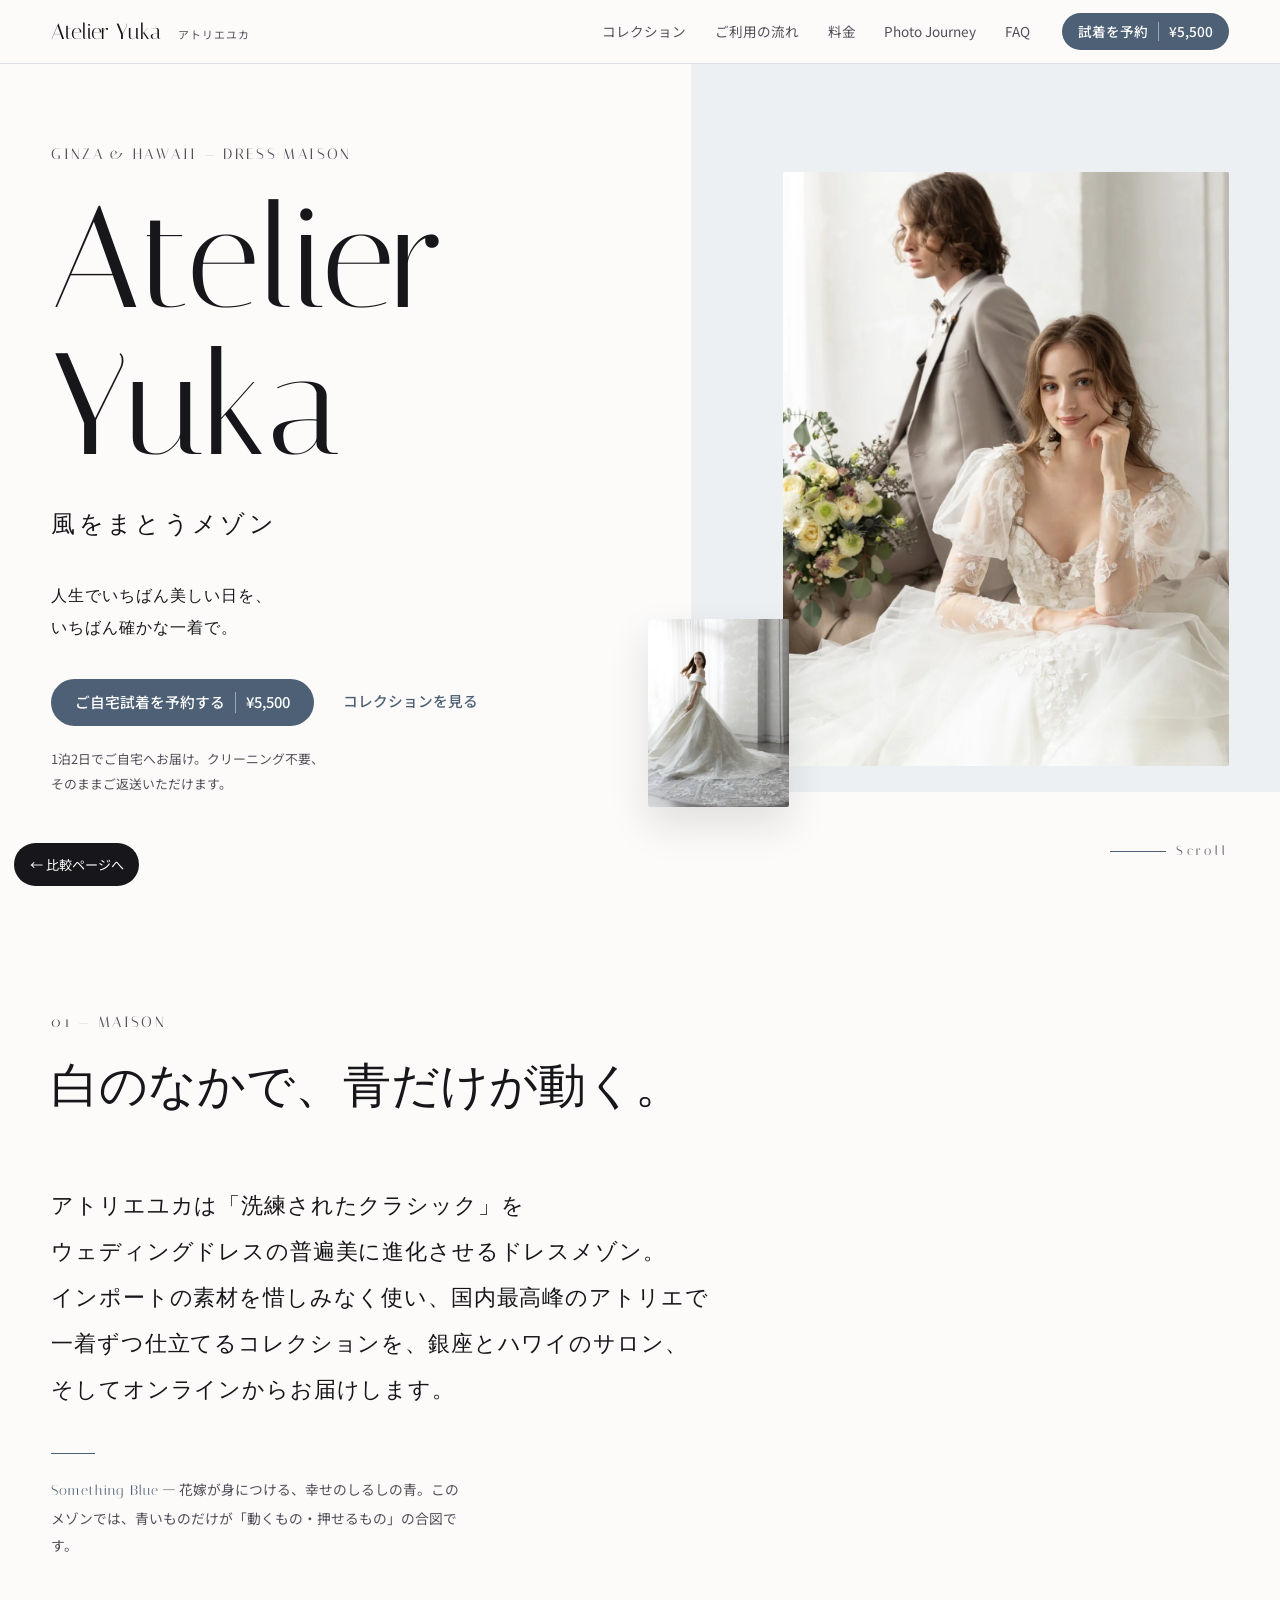
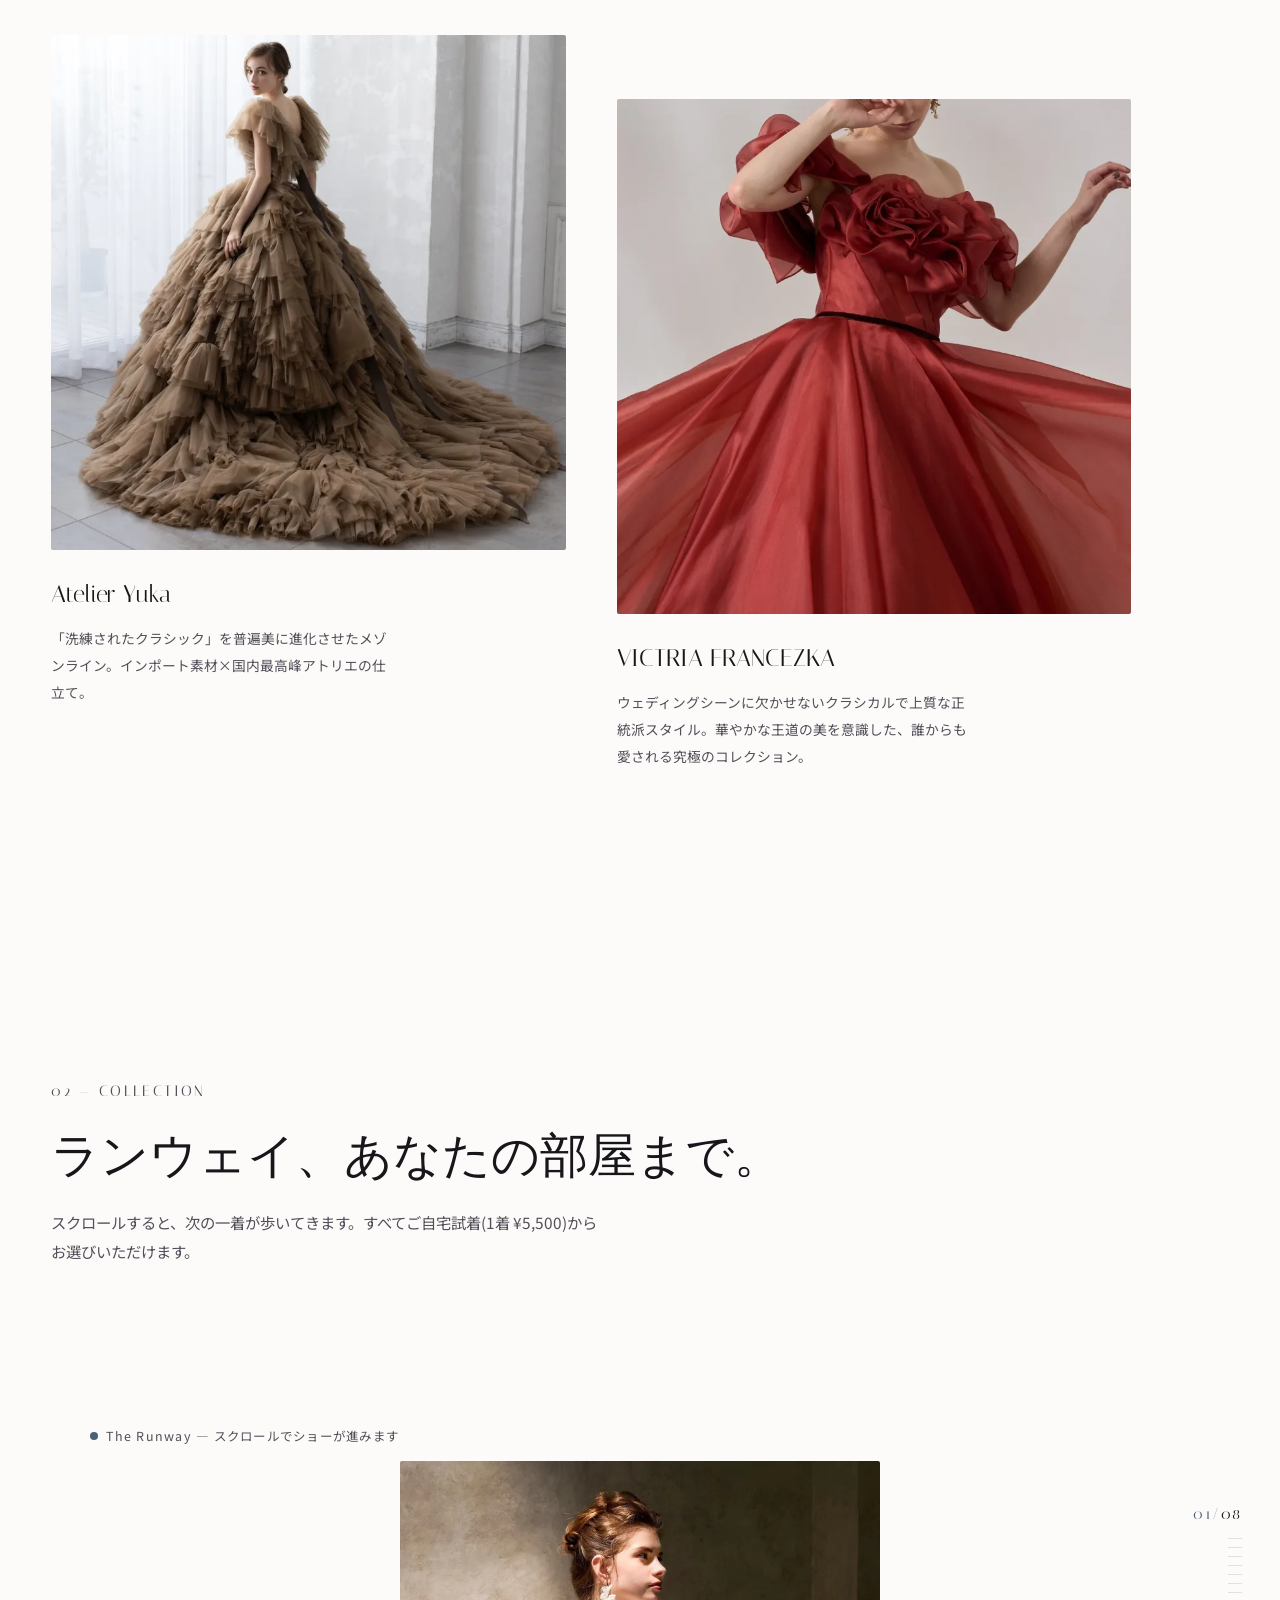
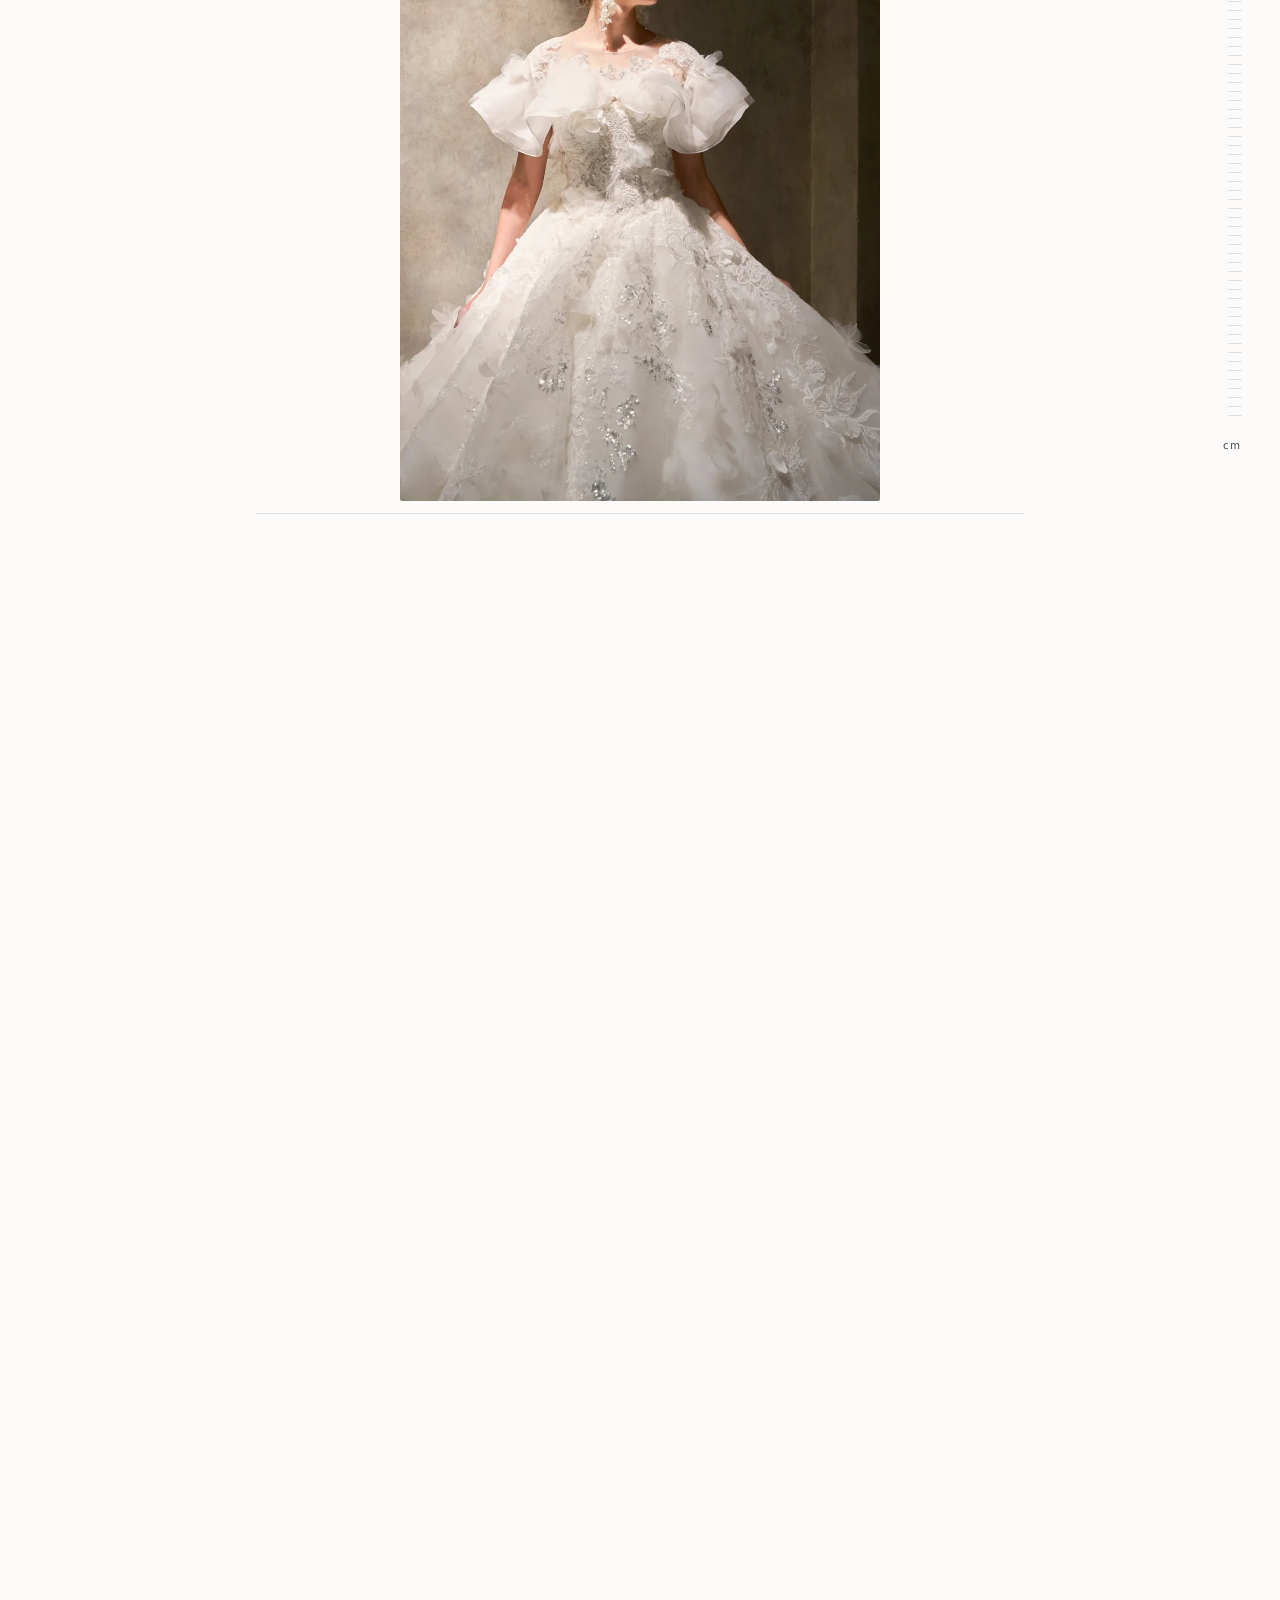
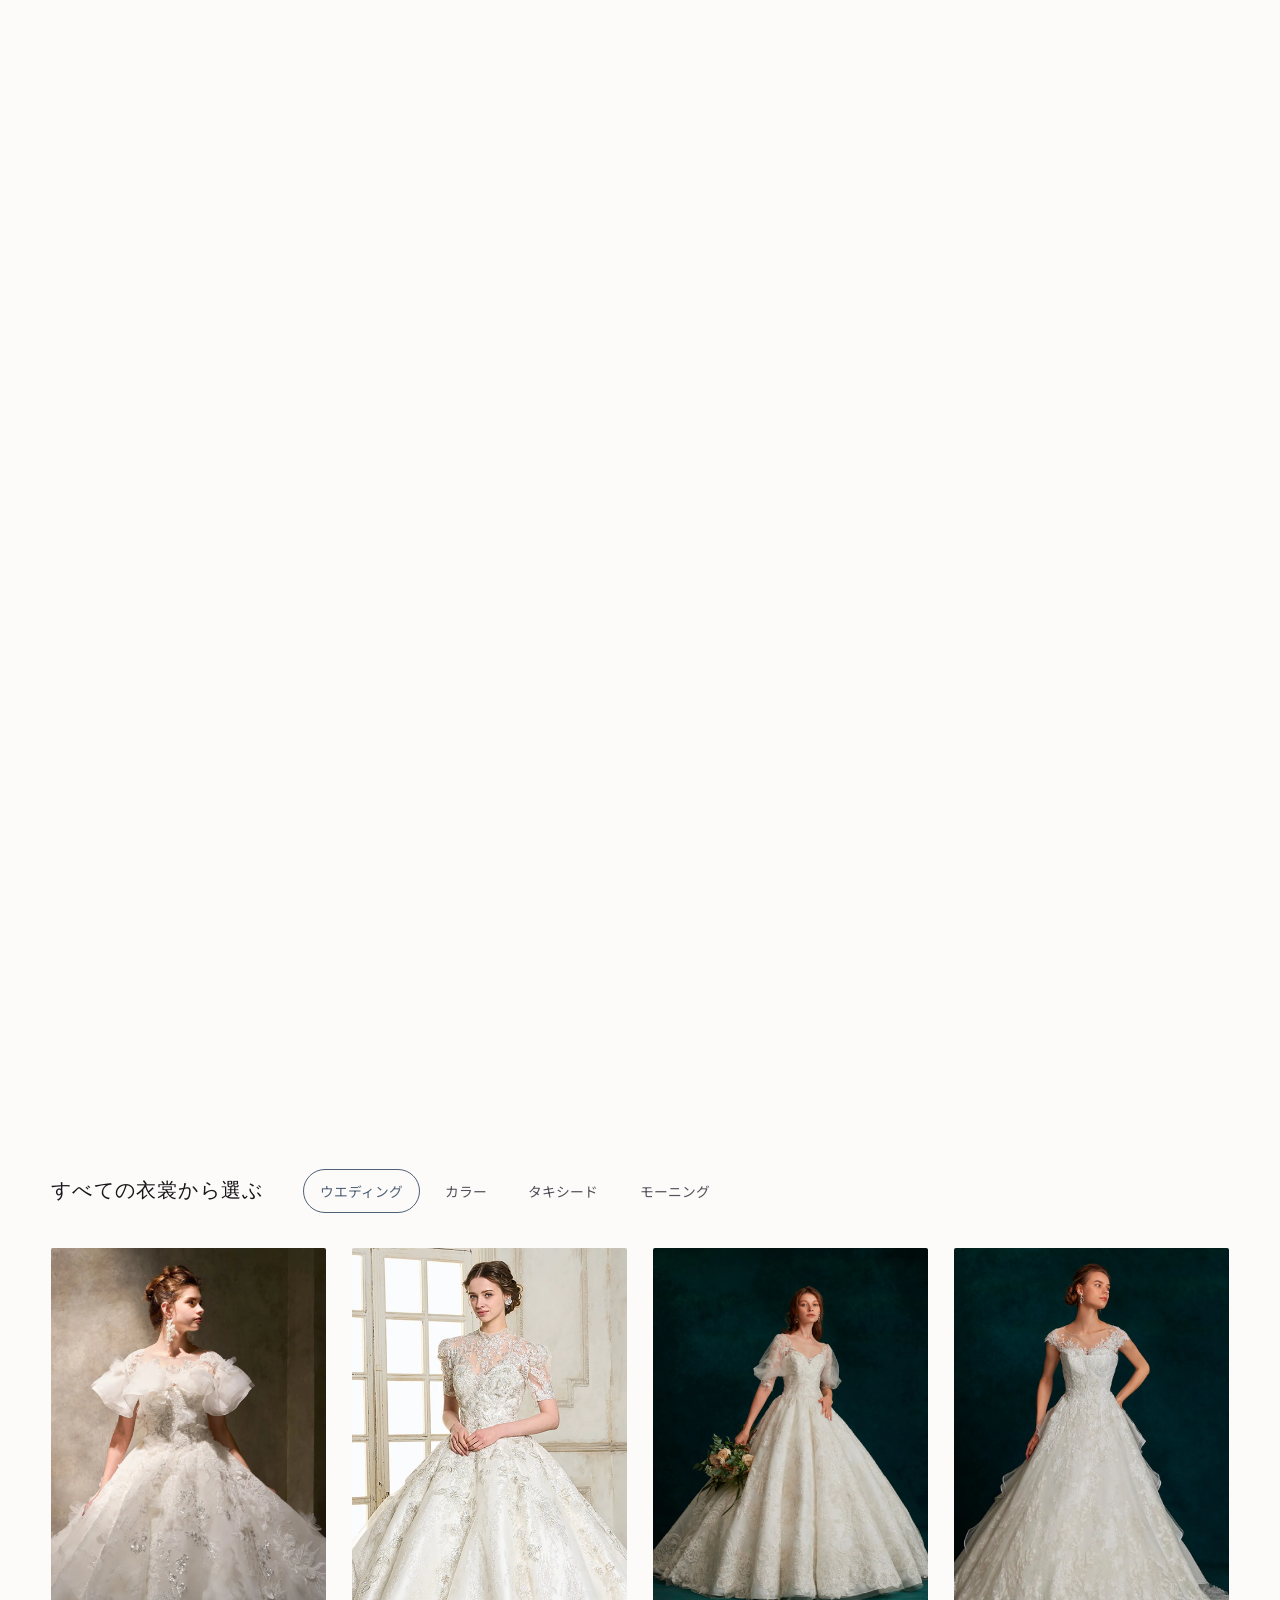
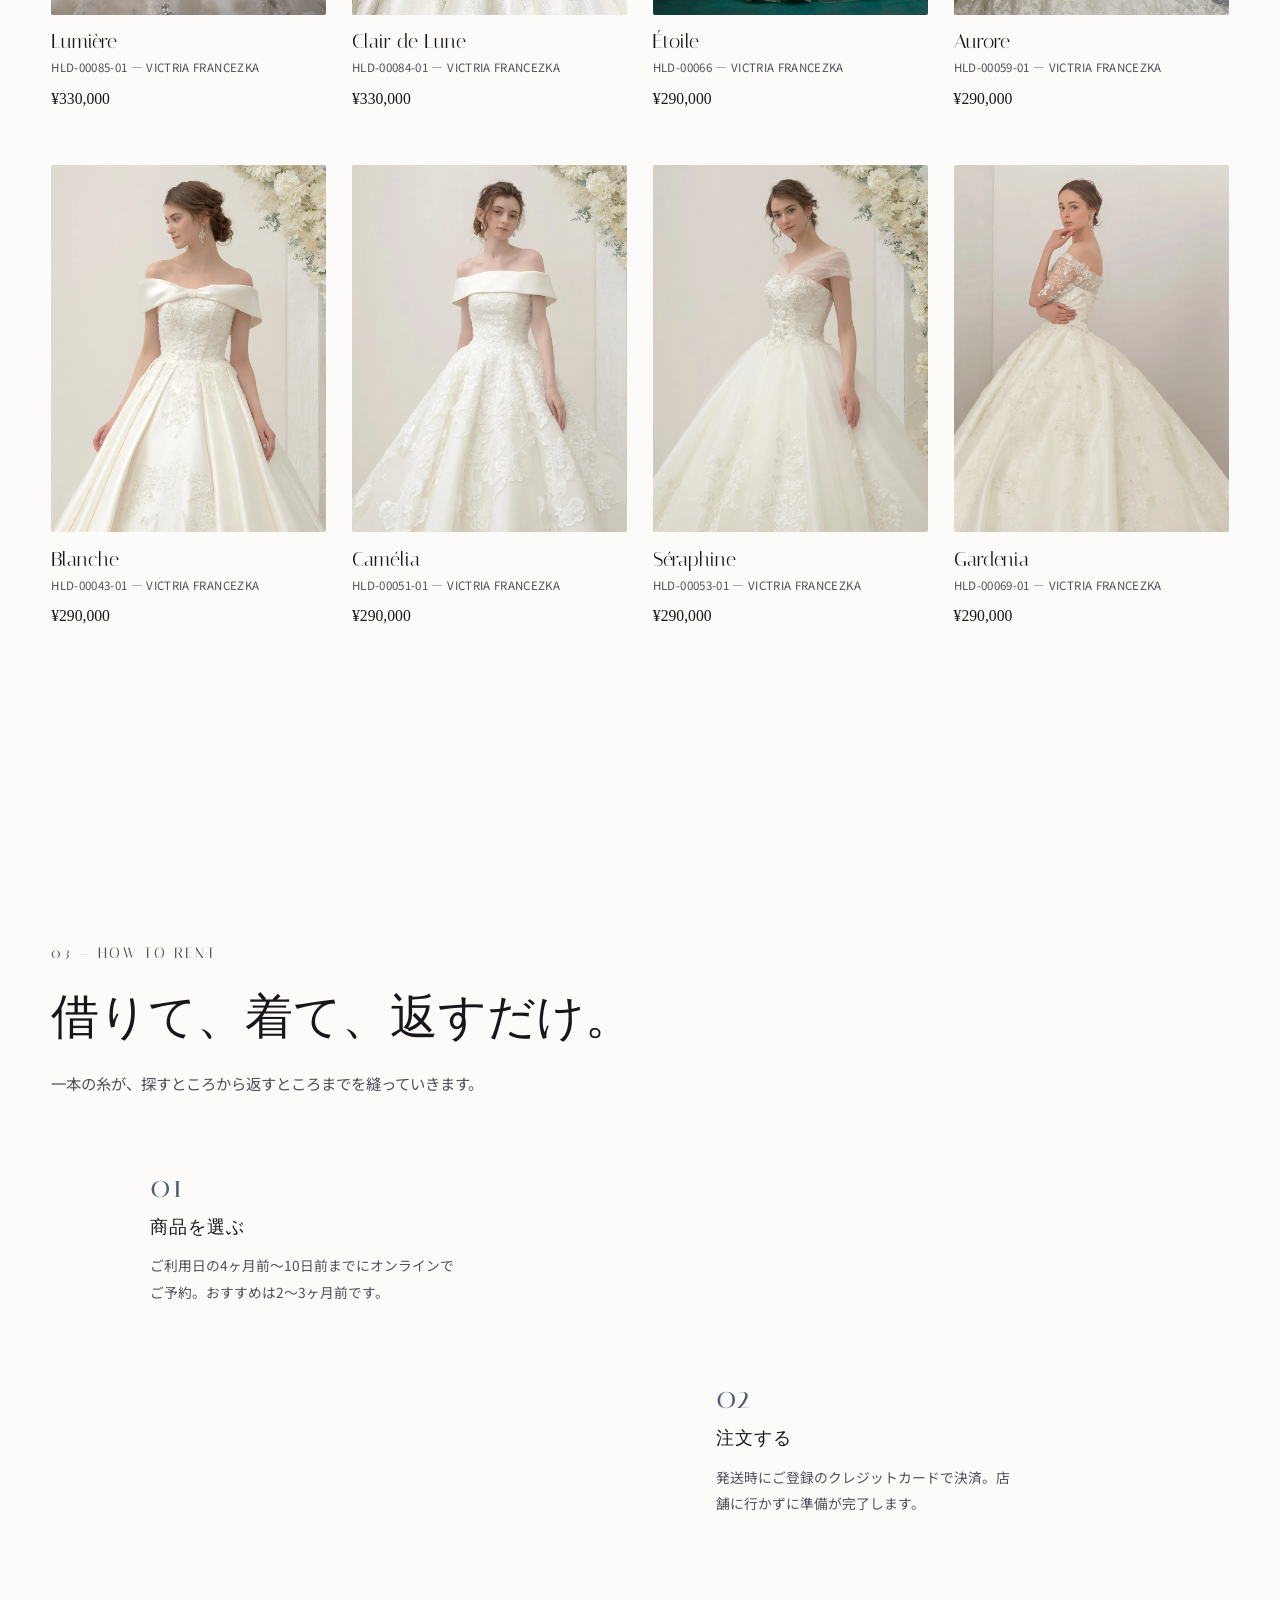
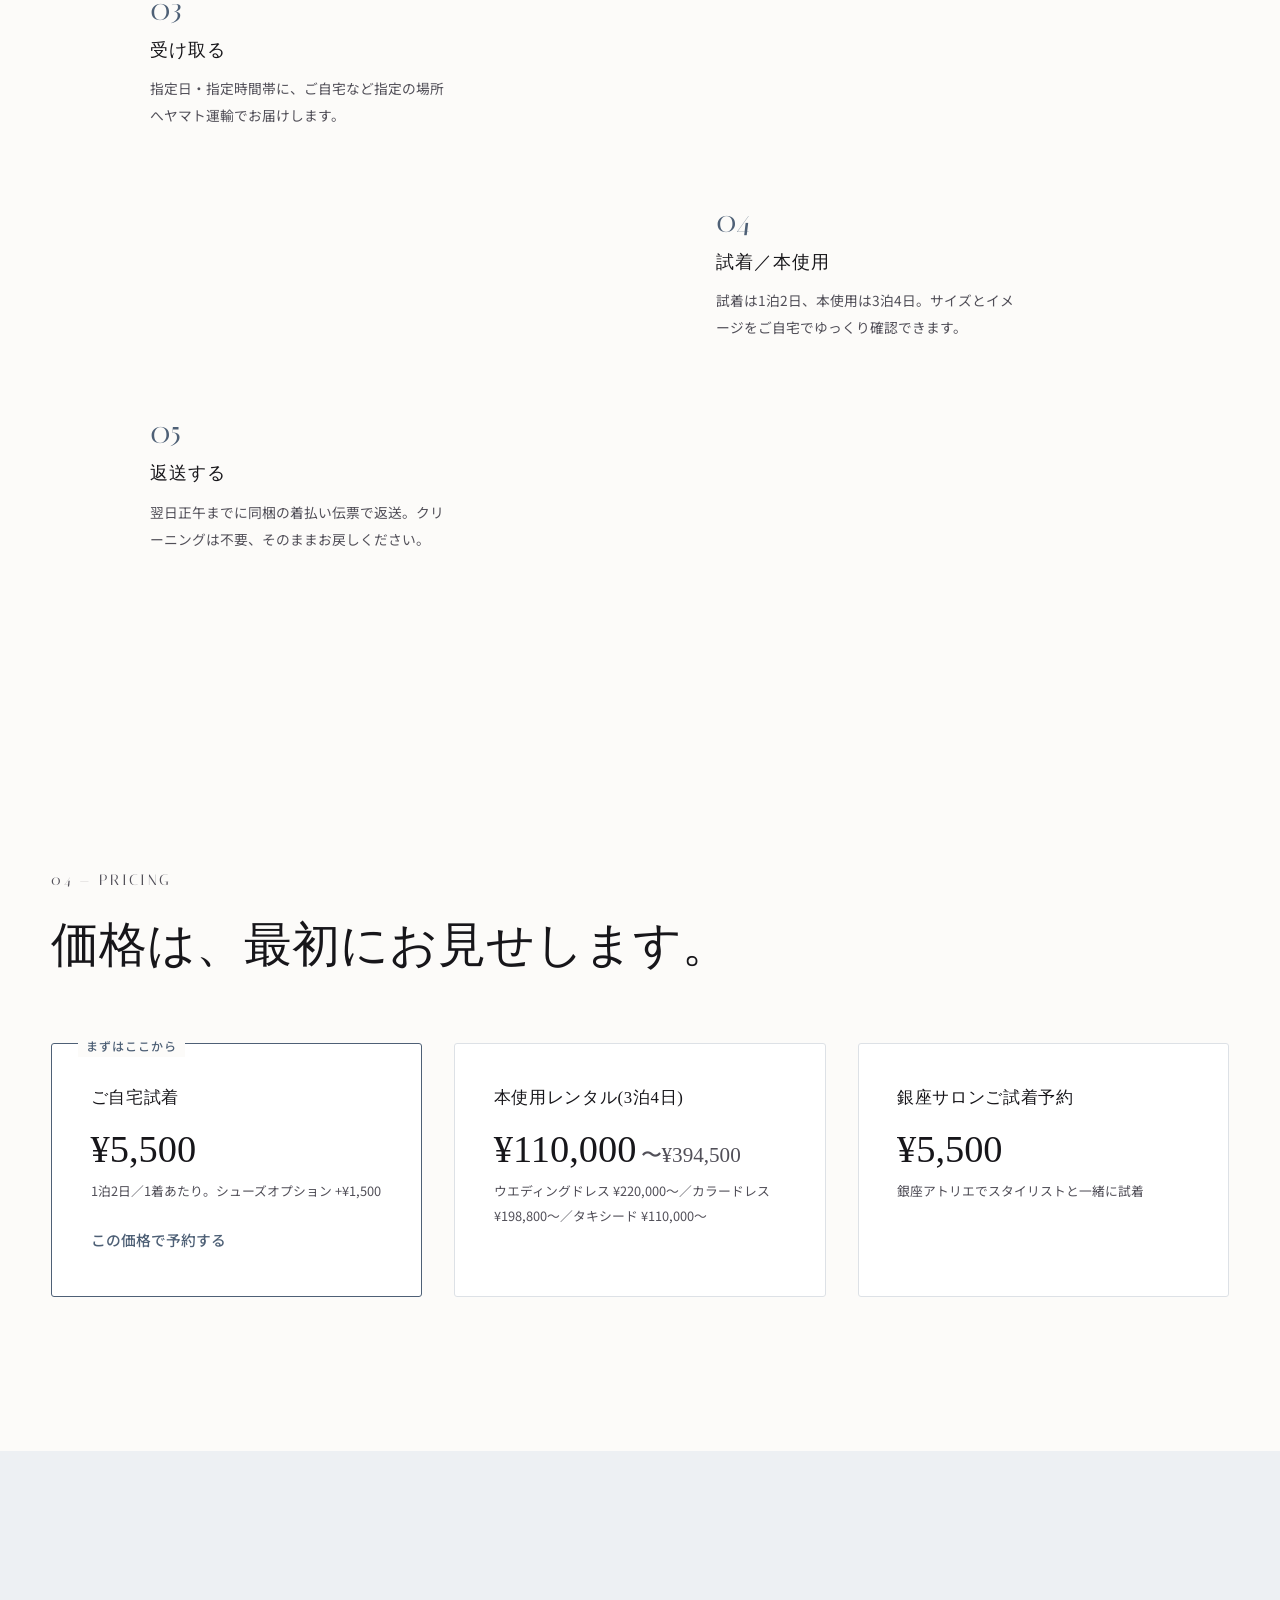
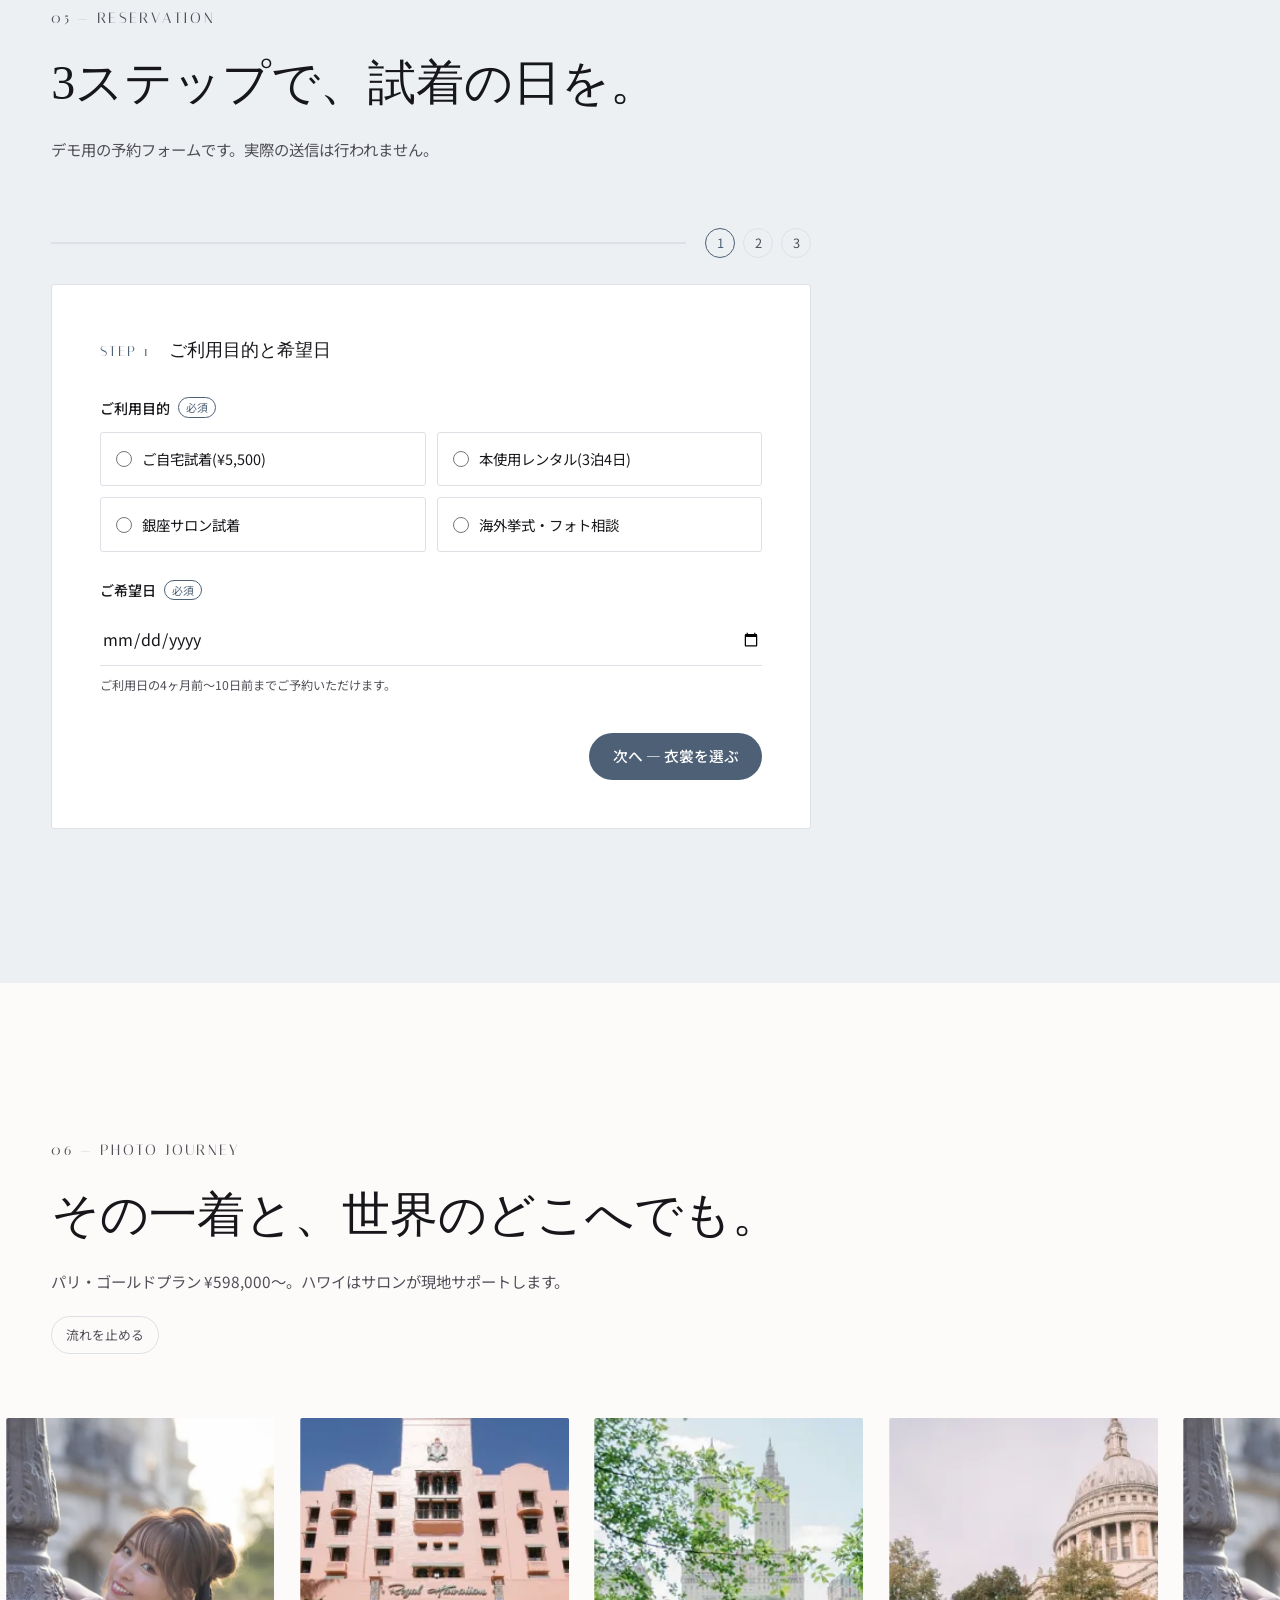
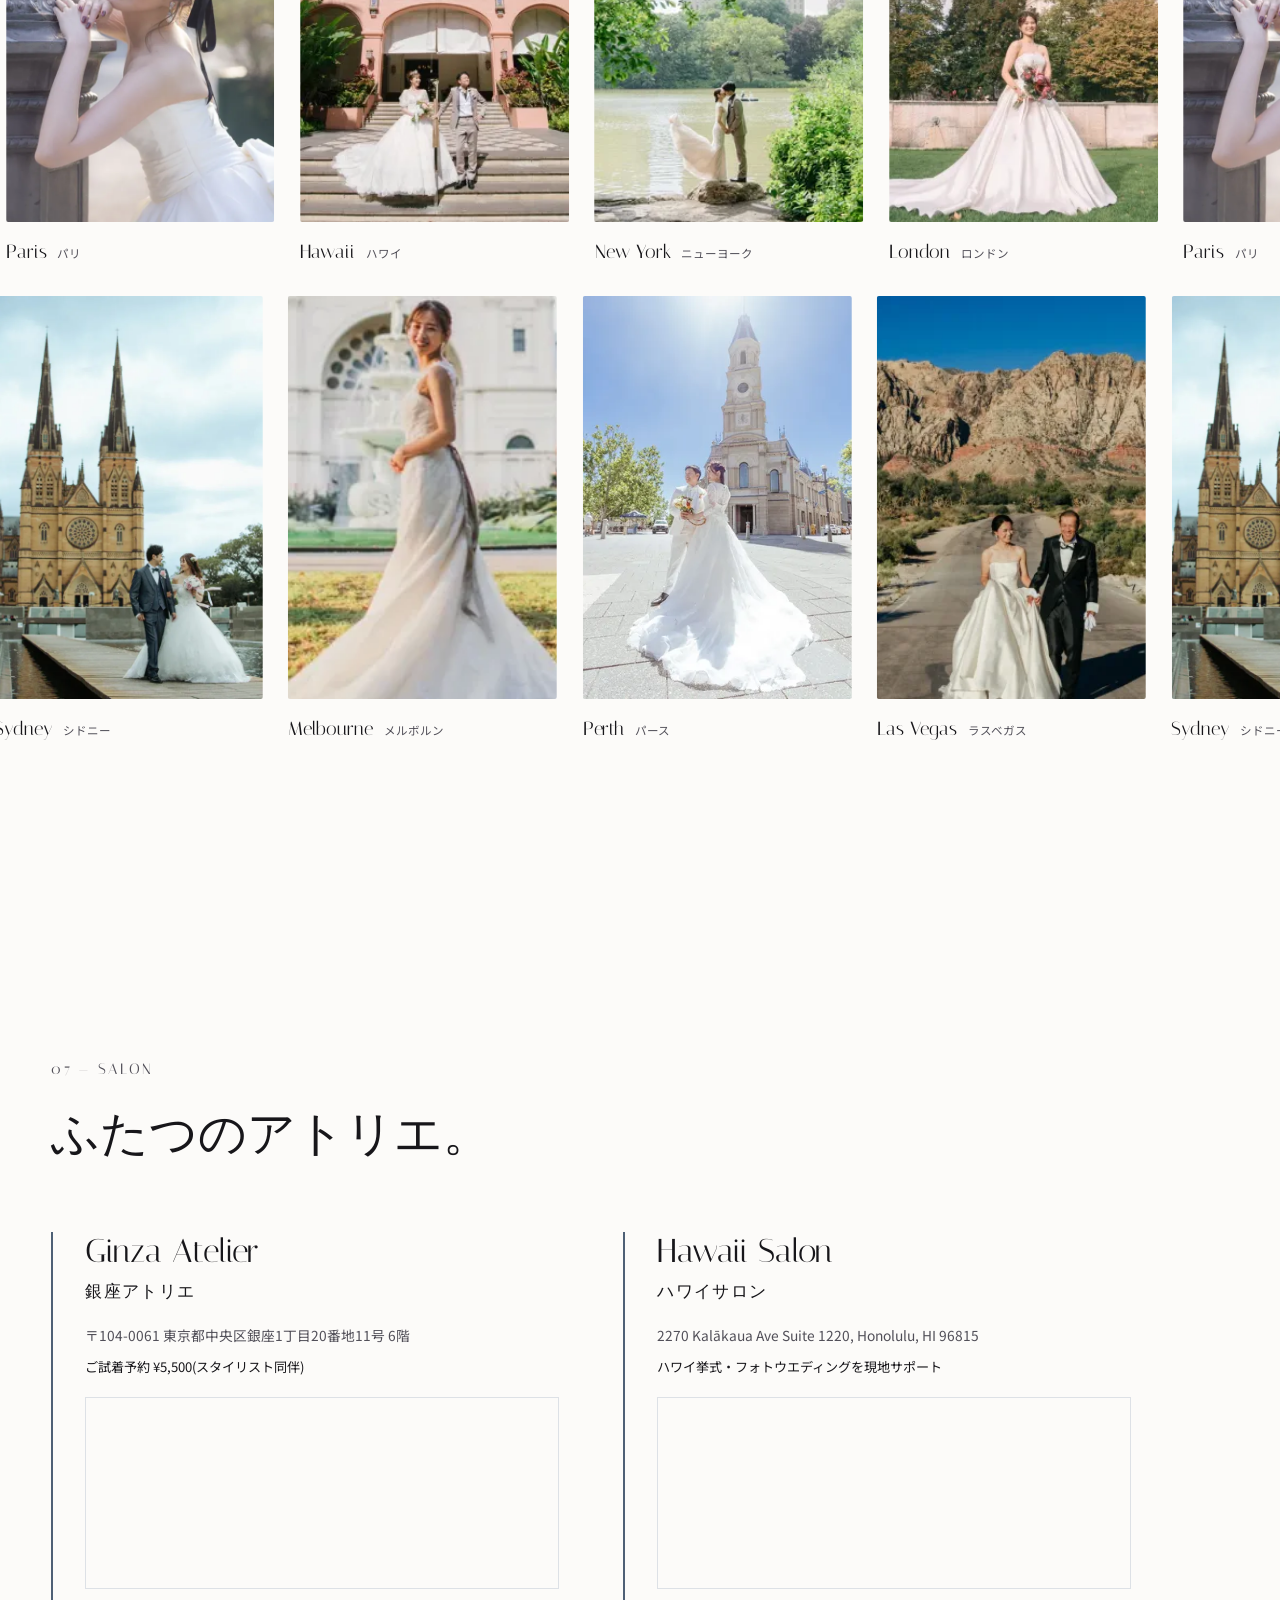
<file: archive/d-motion/index.html>
<!doctype html>
<html lang="ja">
<head>
<meta charset="utf-8">
<meta name="viewport" content="width=device-width, initial-scale=1">
<meta name="robots" content="noindex, nofollow">
<title>D案 Motion — Something Blue 風をまとうメゾン | Atelier Yuka</title>
<meta name="description" content="ウエディングドレスレンタル「アトリエユカ」リプレイス提案 D案。Something Blue — 風をまとうメゾン。ご自宅試着 ¥5,500 から、銀座とハワイのサロンへ。">
<meta name="theme-color" content="#FCFBF9">
<link rel="icon" href="../../favicon.ico">
<link rel="preconnect" href="https://fonts.googleapis.com">
<link rel="preconnect" href="https://fonts.gstatic.com" crossorigin>
<link rel="stylesheet" href="https://fonts.googleapis.com/css2?family=Italiana&family=Noto+Sans+JP:wght@400;500&family=Zen+Old+Mincho:wght@400;500&display=swap">
<link rel="preload" as="image" href="../../assets/img/hero-01.webp" fetchpriority="high">
<link rel="stylesheet" href="style.css?v=2">
<link rel="stylesheet" href="style-sections.css?v=2">
<link rel="stylesheet" href="../../assets/css/lightbox.css?v=3">
<script>if(window.matchMedia&&!matchMedia("(prefers-reduced-motion: reduce)").matches){document.documentElement.classList.add("js-anim");}</script>
<script src="../../assets/vendor/gsap.min.js" defer></script>
<script src="../../assets/vendor/ScrollTrigger.min.js" defer></script>
<script src="../../assets/vendor/lenis.min.js" defer></script>
<script src="../../assets/js/lightbox.js?v=2" defer></script>
<script src="script.js?v=3" defer></script>
</head>
<body>
<a class="skip-link" href="#main">本文へスキップ</a>

<div class="intro" id="intro" hidden aria-hidden="true">
  <p class="intro-brand" translate="no">
    <span class="iline"><span class="iline-in">Atelier Yuka</span></span>
    <span class="iline"><span class="iline-in iline-blue">Something Blue</span></span>
  </p>
</div>

<header class="site-head">
  <a class="brand" href="#top" translate="no">Atelier Yuka<span class="brand-ja">アトリエユカ</span></a>
  <nav class="site-nav" aria-label="メインナビゲーション">
    <ul>
      <li><a href="#collection">コレクション</a></li>
      <li><a href="#flow">ご利用の流れ</a></li>
      <li><a href="#pricing">料金</a></li>
      <li><a href="#journey">Photo Journey</a></li>
      <li><a href="#faq">FAQ</a></li>
    </ul>
  </nav>
  <a class="btn btn-blue head-cta" href="#reserve" data-magnet>試着を予約<span class="cta-price">¥5,500</span></a>
</header>

<main id="main" tabindex="-1">

  <section class="hero" id="top" aria-labelledby="hero-title">
    <div class="hero-mist" aria-hidden="true"><div class="drift" data-drift="-0.5"></div></div>
    <div class="hero-photo">
      <div class="drift" data-drift="1">
        <figure class="hero-frame">
          <img src="../../assets/img/hero-01.webp" alt="チュールのウエディングドレスをまとった花嫁と、寄り添う新郎" width="1800" height="1714" fetchpriority="high">
        </figure>
        <figure class="hero-frame hero-frame-sub">
          <img src="../../assets/img/hero-02.webp" alt="風に揺れるドレスの裾" width="683" height="1024" loading="lazy">
        </figure>
      </div>
    </div>
    <div class="hero-type">
      <p class="klabel" data-letters>Ginza &amp; Hawaii — Dress Maison</p>
      <h1 id="hero-title"><span class="hero-en" translate="no"><span class="hline"><span class="hline-in">Atelier</span></span><span class="hline"><span class="hline-in">Yuka</span></span></span><span class="hero-ja"><span class="hline"><span class="hline-in">風をまとうメゾン</span></span></span></h1>
      <p class="hero-lede" data-reveal>人生でいちばん美しい日を、<br>いちばん確かな一着で。</p>
      <div class="hero-actions" data-reveal>
        <a class="btn btn-blue" href="#reserve" data-magnet>ご自宅試着を予約する<span class="cta-price">¥5,500</span></a>
        <a class="link-thread" href="#collection">コレクションを見る</a>
      </div>
      <p class="hero-note" data-reveal>1泊2日でご自宅へお届け。クリーニング不要、そのままご返送いただけます。</p>
    </div>
    <p class="hero-scroll" aria-hidden="true"><span class="scroll-line"></span>Scroll</p>
  </section>

  <section class="sec maison" id="maison" aria-labelledby="maison-title">
    <header class="sec-head" data-reveal>
      <p class="klabel" data-letters>01 — Maison</p>
      <h2 class="sec-title" id="maison-title">白のなかで、青だけが動く。</h2>
    </header>
    <div class="st-lines">
      <p class="stline"><span class="stline-in">アトリエユカは「洗練されたクラシック」を</span></p>
      <p class="stline"><span class="stline-in">ウェディングドレスの普遍美に進化させるドレスメゾン。</span></p>
      <p class="stline"><span class="stline-in">インポートの素材を惜しみなく使い、国内最高峰のアトリエで</span></p>
      <p class="stline"><span class="stline-in">一着ずつ仕立てるコレクションを、銀座とハワイのサロン、</span></p>
      <p class="stline"><span class="stline-in">そしてオンラインからお届けします。</span></p>
    </div>
    <p class="st-blue" data-reveal><span translate="no">Something Blue</span> — 花嫁が身につける、幸せのしるしの青。このメゾンでは、青いものだけが「動くもの・押せるもの」の合図です。</p>
    <div class="lines">
      <article class="line-card" data-reveal>
        <figure class="line-frame"><img src="../../assets/img/brand-01.webp" alt="Atelier Yuka ラインのドレス" width="600" height="600" loading="lazy"></figure>
        <h3 class="line-name" translate="no">Atelier Yuka</h3>
        <p class="line-desc">「洗練されたクラシック」を普遍美に進化させたメゾンライン。インポート素材×国内最高峰アトリエの仕立て。</p>
      </article>
      <article class="line-card" data-reveal>
        <figure class="line-frame"><img src="../../assets/img/brand-02.webp" alt="VICTRIA FRANCEZKA ラインのドレス" width="600" height="600" loading="lazy"></figure>
        <h3 class="line-name" translate="no">VICTRIA FRANCEZKA</h3>
        <p class="line-desc">ウェディングシーンに欠かせないクラシカルで上質な正統派スタイル。華やかな王道の美を意識した、誰からも愛される究極のコレクション。</p>
      </article>
    </div>
  </section>

  <section class="sec collection" id="collection" aria-labelledby="collection-title">
    <header class="sec-head" data-reveal>
      <p class="klabel" data-letters>02 — Collection</p>
      <h2 class="sec-title" id="collection-title">ランウェイ、あなたの部屋まで。</h2>
      <p class="sec-lede">スクロールすると、次の一着が歩いてきます。すべてご自宅試着(1着 ¥5,500)からお選びいただけます。</p>
    </header>

    <div class="runway-stage" id="runway">
      <p class="runway-hint" aria-hidden="true">The Runway — スクロールでショーが進みます</p>
      <div class="runway-floor" aria-hidden="true"></div>
      <ul class="runway-track">
        <li class="look">
          <figure class="look-fig"><img class="look-img" src="../../assets/img/wd-01.webp" alt="ウエディングドレス Lumière" width="900" height="1200" loading="lazy" decoding="async">
            <figcaption class="look-cap"><p class="look-name" translate="no"><span class="lcin">Lumière</span></p><p class="look-meta"><span class="lcin"><span translate="no">HLD-00085-01</span> — Aライン</span></p><p class="look-price"><span class="lcin">¥330,000</span></p></figcaption>
          </figure>
        </li>
        <li class="look">
          <figure class="look-fig"><img class="look-img" src="../../assets/img/wd-02.webp" alt="ウエディングドレス Clair de Lune" width="900" height="1200" loading="lazy" decoding="async">
            <figcaption class="look-cap"><p class="look-name" translate="no"><span class="lcin">Clair de Lune</span></p><p class="look-meta"><span class="lcin"><span translate="no">HLD-00084-01</span> — Aライン</span></p><p class="look-price"><span class="lcin">¥330,000</span></p></figcaption>
          </figure>
        </li>
        <li class="look">
          <figure class="look-fig"><img class="look-img" src="../../assets/img/wd-03.webp" alt="ウエディングドレス Étoile" width="900" height="1200" loading="lazy" decoding="async">
            <figcaption class="look-cap"><p class="look-name" translate="no"><span class="lcin">Étoile</span></p><p class="look-meta"><span class="lcin"><span translate="no">HLD-00066</span> — Aライン</span></p><p class="look-price"><span class="lcin">¥290,000</span></p></figcaption>
          </figure>
        </li>
        <li class="look">
          <figure class="look-fig"><img class="look-img" src="../../assets/img/wd-04.webp" alt="ウエディングドレス Aurore" width="900" height="1200" loading="lazy" decoding="async">
            <figcaption class="look-cap"><p class="look-name" translate="no"><span class="lcin">Aurore</span></p><p class="look-meta"><span class="lcin"><span translate="no">HLD-00059-01</span> — Aライン</span></p><p class="look-price"><span class="lcin">¥290,000</span></p></figcaption>
          </figure>
        </li>
        <li class="look">
          <figure class="look-fig"><img class="look-img" src="../../assets/img/wd-07.webp" alt="ウエディングドレス Séraphine" width="900" height="1200" loading="lazy" decoding="async">
            <figcaption class="look-cap"><p class="look-name" translate="no"><span class="lcin">Séraphine</span></p><p class="look-meta"><span class="lcin"><span translate="no">HLD-00053-01</span> — Aライン</span></p><p class="look-price"><span class="lcin">¥290,000</span></p></figcaption>
          </figure>
        </li>
        <li class="look">
          <figure class="look-fig"><img class="look-img" src="../../assets/img/wd-08.webp" alt="ウエディングドレス Gardenia" width="900" height="1200" loading="lazy" decoding="async">
            <figcaption class="look-cap"><p class="look-name" translate="no"><span class="lcin">Gardenia</span></p><p class="look-meta"><span class="lcin"><span translate="no">HLD-00069-01</span> — Aライン</span></p><p class="look-price"><span class="lcin">¥290,000</span></p></figcaption>
          </figure>
        </li>
        <li class="look">
          <figure class="look-fig"><img class="look-img" src="../../assets/img/cd-06.webp" alt="カラードレス Ballerine" width="900" height="1200" loading="lazy" decoding="async">
            <figcaption class="look-cap"><p class="look-name" translate="no"><span class="lcin">Ballerine</span></p><p class="look-meta"><span class="lcin"><span translate="no">BLD-00055-09</span> — プリンセス</span></p><p class="look-price"><span class="lcin">¥220,000</span></p></figcaption>
          </figure>
        </li>
        <li class="look">
          <figure class="look-fig"><img class="look-img" src="../../assets/img/cd-01.webp" alt="カラードレス Azur — サムシングブルーの一着" width="900" height="1200" loading="lazy" decoding="async">
            <figcaption class="look-cap"><p class="look-name" translate="no"><span class="lcin">Azur</span></p><p class="look-meta"><span class="lcin"><span translate="no">AY6001</span> — プリンセス — Something Blue</span></p><p class="look-price"><span class="lcin">¥385,000</span></p></figcaption>
          </figure>
        </li>
      </ul>
      <div class="tape" aria-hidden="true">
        <span class="tape-fill"></span>
        <span class="tape-count"><span class="tape-now" id="tapeNow">01</span>/<span>08</span></span>
        <span class="tape-cm">cm</span>
      </div>
    </div>

    <div class="grid-block">
      <header class="grid-head" data-reveal>
        <h3 class="grid-title">すべての衣裳から選ぶ</h3>
        <div class="tablist" role="tablist" aria-label="コレクションのカテゴリ">
          <button class="tab" role="tab" id="tab-wd" aria-controls="panel-wd" aria-selected="true">ウエディング</button>
          <button class="tab" role="tab" id="tab-cd" aria-controls="panel-cd" aria-selected="false" tabindex="-1">カラー</button>
          <button class="tab" role="tab" id="tab-tx" aria-controls="panel-tx" aria-selected="false" tabindex="-1">タキシード</button>
          <button class="tab" role="tab" id="tab-mo" aria-controls="panel-mo" aria-selected="false" tabindex="-1">モーニング</button>
        </div>
      </header>
      <div class="tabpanel" role="tabpanel" id="panel-wd" aria-labelledby="tab-wd" tabindex="0">
        <ul class="pgrid">
          <li class="pitem"><figure class="pframe"><img src="../../assets/img/wd-01.webp" alt="ウエディングドレス Lumière" width="600" height="800" loading="lazy"><img class="alt-img" src="../../assets/img/wd-01-b.webp" alt="" width="600" height="800" loading="lazy"></figure>
            <h4 class="pname" translate="no">Lumière</h4><p class="pmeta"><span translate="no">HLD-00085-01</span> — VICTRIA FRANCEZKA</p><p class="pprice">¥330,000</p></li>
          <li class="pitem"><figure class="pframe"><img src="../../assets/img/wd-02.webp" alt="ウエディングドレス Clair de Lune" width="600" height="800" loading="lazy"><img class="alt-img" src="../../assets/img/wd-02-b.webp" alt="" width="600" height="800" loading="lazy"></figure>
            <h4 class="pname" translate="no">Clair de Lune</h4><p class="pmeta"><span translate="no">HLD-00084-01</span> — VICTRIA FRANCEZKA</p><p class="pprice">¥330,000</p></li>
          <li class="pitem"><figure class="pframe"><img src="../../assets/img/wd-03.webp" alt="ウエディングドレス Étoile" width="600" height="800" loading="lazy"><img class="alt-img" src="../../assets/img/wd-03-b.webp" alt="" width="600" height="800" loading="lazy"></figure>
            <h4 class="pname" translate="no">Étoile</h4><p class="pmeta"><span translate="no">HLD-00066</span> — VICTRIA FRANCEZKA</p><p class="pprice">¥290,000</p></li>
          <li class="pitem"><figure class="pframe"><img src="../../assets/img/wd-04.webp" alt="ウエディングドレス Aurore" width="600" height="800" loading="lazy"><img class="alt-img" src="../../assets/img/wd-04-b.webp" alt="" width="600" height="800" loading="lazy"></figure>
            <h4 class="pname" translate="no">Aurore</h4><p class="pmeta"><span translate="no">HLD-00059-01</span> — VICTRIA FRANCEZKA</p><p class="pprice">¥290,000</p></li>
          <li class="pitem"><figure class="pframe"><img src="../../assets/img/wd-05.webp" alt="ウエディングドレス Blanche" width="600" height="800" loading="lazy"><img class="alt-img" src="../../assets/img/wd-05-b.webp" alt="" width="600" height="800" loading="lazy"></figure>
            <h4 class="pname" translate="no">Blanche</h4><p class="pmeta"><span translate="no">HLD-00043-01</span> — VICTRIA FRANCEZKA</p><p class="pprice">¥290,000</p></li>
          <li class="pitem"><figure class="pframe"><img src="../../assets/img/wd-06.webp" alt="ウエディングドレス Camélia" width="600" height="800" loading="lazy"><img class="alt-img" src="../../assets/img/wd-06-b.webp" alt="" width="600" height="800" loading="lazy"></figure>
            <h4 class="pname" translate="no">Camélia</h4><p class="pmeta"><span translate="no">HLD-00051-01</span> — VICTRIA FRANCEZKA</p><p class="pprice">¥290,000</p></li>
          <li class="pitem"><figure class="pframe"><img src="../../assets/img/wd-07.webp" alt="ウエディングドレス Séraphine" width="600" height="800" loading="lazy"><img class="alt-img" src="../../assets/img/wd-07-b.webp" alt="" width="600" height="800" loading="lazy"></figure>
            <h4 class="pname" translate="no">Séraphine</h4><p class="pmeta"><span translate="no">HLD-00053-01</span> — VICTRIA FRANCEZKA</p><p class="pprice">¥290,000</p></li>
          <li class="pitem"><figure class="pframe"><img src="../../assets/img/wd-08.webp" alt="ウエディングドレス Gardenia" width="600" height="800" loading="lazy"><img class="alt-img" src="../../assets/img/wd-08-b.webp" alt="" width="600" height="800" loading="lazy"></figure>
            <h4 class="pname" translate="no">Gardenia</h4><p class="pmeta"><span translate="no">HLD-00069-01</span> — VICTRIA FRANCEZKA</p><p class="pprice">¥290,000</p></li>
        </ul>
      </div>
      <div class="tabpanel" role="tabpanel" id="panel-cd" aria-labelledby="tab-cd" tabindex="0" hidden>
        <ul class="pgrid">
          <li class="pitem"><figure class="pframe"><img src="../../assets/img/cd-01.webp" alt="カラードレス Azur" width="600" height="800" loading="lazy"><img class="alt-img" src="../../assets/img/cd-01-b.webp" alt="" width="600" height="800" loading="lazy"></figure>
            <h4 class="pname" translate="no">Azur</h4><p class="pmeta"><span translate="no">AY6001</span> — Atelier Yuka</p><p class="pprice">¥385,000</p></li>
          <li class="pitem"><figure class="pframe"><img src="../../assets/img/cd-02.webp" alt="カラードレス Noisette" width="600" height="800" loading="lazy"><img class="alt-img" src="../../assets/img/cd-02-b.webp" alt="" width="600" height="800" loading="lazy"></figure>
            <h4 class="pname" translate="no">Noisette</h4><p class="pmeta"><span translate="no">AY5601</span> — Atelier Yuka</p><p class="pprice">¥340,000</p></li>
          <li class="pitem"><figure class="pframe"><img src="../../assets/img/cd-03.webp" alt="カラードレス Mimosa" width="600" height="800" loading="lazy"><img class="alt-img" src="../../assets/img/cd-03-b.webp" alt="" width="600" height="800" loading="lazy"></figure>
            <h4 class="pname" translate="no">Mimosa</h4><p class="pmeta"><span translate="no">MVD-00392-05</span> — L'ATELIER MARIAGE</p><p class="pprice">¥250,000</p></li>
          <li class="pitem"><figure class="pframe"><img src="../../assets/img/cd-04.webp" alt="カラードレス Paon" width="600" height="800" loading="lazy"><img class="alt-img" src="../../assets/img/cd-04-b.webp" alt="" width="600" height="800" loading="lazy"></figure>
            <h4 class="pname" translate="no">Paon</h4><p class="pmeta"><span translate="no">MVD-00392-13</span> — L'ATELIER MARIAGE</p><p class="pprice">¥250,000</p></li>
          <li class="pitem"><figure class="pframe"><img src="../../assets/img/cd-05.webp" alt="カラードレス Framboise" width="600" height="800" loading="lazy"><img class="alt-img" src="../../assets/img/cd-05-b.webp" alt="" width="600" height="800" loading="lazy"></figure>
            <h4 class="pname" translate="no">Framboise</h4><p class="pmeta"><span translate="no">MVD-00392-06</span> — L'ATELIER MARIAGE</p><p class="pprice">¥250,000</p></li>
          <li class="pitem"><figure class="pframe"><img src="../../assets/img/cd-06.webp" alt="カラードレス Ballerine" width="600" height="800" loading="lazy"><img class="alt-img" src="../../assets/img/cd-06-b.webp" alt="" width="600" height="800" loading="lazy"></figure>
            <h4 class="pname" translate="no">Ballerine</h4><p class="pmeta"><span translate="no">BLD-00055-09</span> — Ballerina for Brides</p><p class="pprice">¥220,000</p></li>
          <li class="pitem"><figure class="pframe"><img src="../../assets/img/cd-07.webp" alt="カラードレス Cygne" width="600" height="800" loading="lazy"><img class="alt-img" src="../../assets/img/cd-07-b.webp" alt="" width="600" height="800" loading="lazy"></figure>
            <h4 class="pname" translate="no">Cygne</h4><p class="pmeta"><span translate="no">BLD-00055-32</span> — Ballerina for Brides</p><p class="pprice">¥220,000</p></li>
          <li class="pitem"><figure class="pframe"><img src="../../assets/img/cd-08.webp" alt="カラードレス Pivoine" width="600" height="800" loading="lazy"><img class="alt-img" src="../../assets/img/cd-08-b.webp" alt="" width="600" height="800" loading="lazy"></figure>
            <h4 class="pname" translate="no">Pivoine</h4><p class="pmeta"><span translate="no">BLD-00055-11</span> — Ballerina for Brides</p><p class="pprice">¥220,000</p></li>
        </ul>
      </div>
      <div class="tabpanel" role="tabpanel" id="panel-tx" aria-labelledby="tab-tx" tabindex="0" hidden>
        <ul class="pgrid pgrid-sq">
          <li class="pitem"><figure class="pframe"><img src="../../assets/img/tx-01.webp" alt="タキシード Noir Classique" width="600" height="800" loading="lazy"><img class="alt-img" src="../../assets/img/tx-01-b.webp" alt="" width="600" height="800" loading="lazy"></figure>
            <h4 class="pname" translate="no">Noir Classique</h4><p class="pmeta"><span translate="no">20345S</span> — Atelier Yuka</p><p class="pprice">¥121,000</p></li>
          <li class="pitem"><figure class="pframe"><img src="../../assets/img/tx-02.webp" alt="タキシード Gris Perle" width="600" height="800" loading="lazy"><img class="alt-img" src="../../assets/img/tx-02-b.webp" alt="" width="600" height="800" loading="lazy"></figure>
            <h4 class="pname" translate="no">Gris Perle</h4><p class="pmeta"><span translate="no">20362S</span> — Atelier Yuka</p><p class="pprice">¥121,000</p></li>
          <li class="pitem"><figure class="pframe"><img src="../../assets/img/tx-03.webp" alt="タキシード Minuit" width="600" height="800" loading="lazy"><img class="alt-img" src="../../assets/img/tx-03-b.webp" alt="" width="600" height="800" loading="lazy"></figure>
            <h4 class="pname" translate="no">Minuit</h4><p class="pmeta"><span translate="no">20366S</span> — Atelier Yuka</p><p class="pprice">¥121,000</p></li>
          <li class="pitem"><figure class="pframe"><img src="../../assets/img/tx-04.webp" alt="タキシード Encre" width="600" height="800" loading="lazy"><img class="alt-img" src="../../assets/img/tx-04-b.webp" alt="" width="600" height="800" loading="lazy"></figure>
            <h4 class="pname" translate="no">Encre</h4><p class="pmeta"><span translate="no">20313S</span> — Atelier Yuka</p><p class="pprice">¥110,000</p></li>
        </ul>
      </div>
      <div class="tabpanel" role="tabpanel" id="panel-mo" aria-labelledby="tab-mo" tabindex="0" hidden>
        <ul class="pgrid pgrid-sq">
          <li class="pitem"><figure class="pframe"><img src="../../assets/img/mo-01.webp" alt="モーニング Cérémonie I" width="600" height="800" loading="lazy"><img class="alt-img" src="../../assets/img/mo-01-b.webp" alt="" width="600" height="800" loading="lazy"></figure>
            <h4 class="pname" translate="no">Cérémonie I</h4><p class="pmeta"><span translate="no">715S</span> — Atelier Yuka</p><p class="pprice">¥110,000</p></li>
          <li class="pitem"><figure class="pframe"><img src="../../assets/img/mo-02.webp" alt="モーニング Cérémonie II" width="600" height="800" loading="lazy"><img class="alt-img" src="../../assets/img/mo-02-b.webp" alt="" width="600" height="800" loading="lazy"></figure>
            <h4 class="pname" translate="no">Cérémonie II</h4><p class="pmeta"><span translate="no">778S</span> — Atelier Yuka</p><p class="pprice">¥110,000</p></li>
          <li class="pitem"><figure class="pframe"><img src="../../assets/img/mo-03.webp" alt="モーニング Cérémonie III" width="600" height="800" loading="lazy"><img class="alt-img" src="../../assets/img/mo-03-b.webp" alt="" width="600" height="800" loading="lazy"></figure>
            <h4 class="pname" translate="no">Cérémonie III</h4><p class="pmeta"><span translate="no">779S</span> — Atelier Yuka</p><p class="pprice">¥110,000</p></li>
          <li class="pitem"><figure class="pframe"><img src="../../assets/img/mo-04.webp" alt="モーニング Cérémonie IV" width="600" height="800" loading="lazy"><img class="alt-img" src="../../assets/img/mo-04-b.webp" alt="" width="600" height="800" loading="lazy"></figure>
            <h4 class="pname" translate="no">Cérémonie IV</h4><p class="pmeta"><span translate="no">773S</span> — Atelier Yuka</p><p class="pprice">¥110,000</p></li>
        </ul>
      </div>
    </div>
  </section>

  <section class="sec flow" id="flow" aria-labelledby="flow-title">
    <header class="sec-head" data-reveal>
      <p class="klabel" data-letters>03 — How to Rent</p>
      <h2 class="sec-title" id="flow-title">借りて、着て、返すだけ。</h2>
      <p class="sec-lede">一本の糸が、探すところから返すところまでを縫っていきます。</p>
    </header>
    <div class="flow-wrap">
      <svg class="thread" viewBox="0 0 120 1200" preserveAspectRatio="none" aria-hidden="true" focusable="false">
        <path class="thread-path" d="M60,0 C95,70 25,140 60,230 C95,320 25,380 60,470 C95,560 25,620 60,710 C95,800 25,860 60,950 C95,1040 30,1110 60,1200" pathLength="1" fill="none"/>
      </svg>
      <ol class="flow-list">
        <li class="flow-step" data-reveal><p class="flow-no" translate="no">01</p><h3 class="flow-title">商品を選ぶ</h3><p class="flow-desc">ご利用日の4ヶ月前〜10日前までにオンラインでご予約。おすすめは2〜3ヶ月前です。</p></li>
        <li class="flow-step" data-reveal><p class="flow-no" translate="no">02</p><h3 class="flow-title">注文する</h3><p class="flow-desc">発送時にご登録のクレジットカードで決済。店舗に行かずに準備が完了します。</p></li>
        <li class="flow-step" data-reveal><p class="flow-no" translate="no">03</p><h3 class="flow-title">受け取る</h3><p class="flow-desc">指定日・指定時間帯に、ご自宅など指定の場所へヤマト運輸でお届けします。</p></li>
        <li class="flow-step" data-reveal><p class="flow-no" translate="no">04</p><h3 class="flow-title">試着／本使用</h3><p class="flow-desc">試着は1泊2日、本使用は3泊4日。サイズとイメージをご自宅でゆっくり確認できます。</p></li>
        <li class="flow-step" data-reveal><p class="flow-no" translate="no">05</p><h3 class="flow-title">返送する</h3><p class="flow-desc">翌日正午までに同梱の着払い伝票で返送。クリーニングは不要、そのままお戻しください。</p></li>
      </ol>
    </div>
  </section>

  <section class="sec pricing" id="pricing" aria-labelledby="pricing-title">
    <header class="sec-head" data-reveal>
      <p class="klabel" data-letters>04 — Pricing</p>
      <h2 class="sec-title" id="pricing-title">価格は、最初にお見せします。</h2>
    </header>
    <ul class="price-cards">
      <li class="price-card is-first" data-reveal>
        <p class="price-tag">まずはここから</p>
        <h3 class="price-name">ご自宅試着</h3>
        <p class="price-num">¥<span class="count" data-count="5500">5,500</span></p>
        <p class="price-note">1泊2日／1着あたり。シューズオプション +¥1,500</p>
        <a class="link-thread" href="#reserve">この価格で予約する</a>
      </li>
      <li class="price-card" data-reveal>
        <h3 class="price-name">本使用レンタル(3泊4日)</h3>
        <p class="price-num">¥<span class="count" data-count="110000">110,000</span><span class="price-kara">〜¥394,500</span></p>
        <p class="price-note">ウエディングドレス ¥220,000〜／カラードレス ¥198,800〜／タキシード ¥110,000〜</p>
      </li>
      <li class="price-card" data-reveal>
        <h3 class="price-name">銀座サロンご試着予約</h3>
        <p class="price-num">¥<span class="count" data-count="5500">5,500</span></p>
        <p class="price-note">銀座アトリエでスタイリストと一緒に試着</p>
      </li>
    </ul>
  </section>

  <section class="sec reserve" id="reserve" aria-labelledby="reserve-title">
    <header class="sec-head" data-reveal>
      <p class="klabel" data-letters>05 — Reservation</p>
      <h2 class="sec-title" id="reserve-title">3ステップで、試着の日を。</h2>
      <p class="sec-lede">デモ用の予約フォームです。実際の送信は行われません。</p>
    </header>
    <form class="rform" id="rform" action="#reserve" novalidate>
      <div class="fprogress" aria-hidden="true">
        <span class="fthread"><span class="fthread-fill" id="fthreadFill"></span></span>
        <ol class="fdots"><li class="on">1</li><li>2</li><li>3</li></ol>
      </div>
      <p class="sr-only" role="status" id="formStatus"></p>
      <div class="fsteps" id="fsteps">
        <div class="fveil" aria-hidden="true"></div>
        <fieldset class="fstep" data-step="1">
          <legend class="fstep-title"><span class="fstep-no" translate="no">Step 1</span>ご利用目的と希望日</legend>
          <div class="fgroup" role="radiogroup" aria-labelledby="purpose-label" aria-describedby="err-purpose">
            <p class="flabel" id="purpose-label">ご利用目的<span class="req">必須</span></p>
            <div class="choices">
              <label class="choice"><input type="radio" name="purpose" value="ご自宅試着(¥5,500)"><span>ご自宅試着(¥5,500)</span></label>
              <label class="choice"><input type="radio" name="purpose" value="本使用レンタル(3泊4日)"><span>本使用レンタル(3泊4日)</span></label>
              <label class="choice"><input type="radio" name="purpose" value="銀座サロン試着"><span>銀座サロン試着</span></label>
              <label class="choice"><input type="radio" name="purpose" value="海外挙式・フォト相談"><span>海外挙式・フォト相談</span></label>
            </div>
            <p class="ferr" id="err-purpose" hidden>ご利用目的を選択してください。</p>
          </div>
          <div class="fgroup">
            <label class="flabel" for="f-date">ご希望日<span class="req">必須</span></label>
            <span class="fline"><input class="ftext" type="date" id="f-date" name="date" autocomplete="off" aria-describedby="err-date hint-date" required></span>
            <p class="fhint" id="hint-date">ご利用日の4ヶ月前〜10日前までご予約いただけます。</p>
            <p class="ferr" id="err-date" hidden>ご希望日を入力してください。</p>
          </div>
          <div class="fnav"><button class="btn btn-blue" type="button" data-next>次へ — 衣裳を選ぶ</button></div>
        </fieldset>
        <fieldset class="fstep" data-step="2">
          <legend class="fstep-title"><span class="fstep-no" translate="no">Step 2</span>衣裳の候補</legend>
          <div class="fgroup" role="radiogroup" aria-labelledby="cat-label" aria-describedby="err-cat">
            <p class="flabel" id="cat-label">カテゴリ<span class="req">必須</span></p>
            <div class="choices">
              <label class="choice"><input type="radio" name="category" value="ウエディングドレス"><span>ウエディングドレス</span></label>
              <label class="choice"><input type="radio" name="category" value="カラードレス"><span>カラードレス</span></label>
              <label class="choice"><input type="radio" name="category" value="タキシード"><span>タキシード</span></label>
              <label class="choice"><input type="radio" name="category" value="モーニング"><span>モーニング</span></label>
            </div>
            <p class="ferr" id="err-cat" hidden>カテゴリを選択してください。</p>
          </div>
          <div class="fgroup">
            <label class="flabel" for="f-dress">気になるドレス<span class="opt">任意</span></label>
            <span class="fline"><input class="ftext" type="text" id="f-dress" name="dress" autocomplete="off" placeholder="例: Lumière(HLD-00085-01)…"></span>
          </div>
          <div class="fnav"><button class="btn btn-ghost" type="button" data-back>戻る</button><button class="btn btn-blue" type="button" data-next>次へ — 連絡先</button></div>
        </fieldset>
        <fieldset class="fstep" data-step="3">
          <legend class="fstep-title"><span class="fstep-no" translate="no">Step 3</span>ご連絡先</legend>
          <div class="fgroup">
            <label class="flabel" for="f-name">お名前<span class="req">必須</span></label>
            <span class="fline"><input class="ftext" type="text" id="f-name" name="name" autocomplete="name" placeholder="例: 松尾 花子…" aria-describedby="err-name" required></span>
            <p class="ferr" id="err-name" hidden>お名前を入力してください。</p>
          </div>
          <div class="fgroup">
            <label class="flabel" for="f-email">メールアドレス<span class="req">必須</span></label>
            <span class="fline"><input class="ftext" type="email" id="f-email" name="email" inputmode="email" autocomplete="email" spellcheck="false" placeholder="例: hanako@example.jp…" aria-describedby="err-email" required></span>
            <p class="ferr" id="err-email" hidden>メールアドレスの形式で入力してください。</p>
          </div>
          <div class="fgroup">
            <label class="flabel" for="f-tel">お電話番号<span class="req">必須</span></label>
            <span class="fline"><input class="ftext" type="tel" id="f-tel" name="tel" inputmode="tel" autocomplete="tel" placeholder="例: 090-1234-5678…" aria-describedby="err-tel" required></span>
            <p class="ferr" id="err-tel" hidden>お電話番号を入力してください。</p>
          </div>
          <div class="fnav"><button class="btn btn-ghost" type="button" data-back>戻る</button><button class="btn btn-blue" type="submit" data-magnet id="fsubmit">この内容で予約する</button></div>
        </fieldset>
        <div class="fdone" data-step="done" hidden>
          <svg class="bloom" viewBox="0 0 120 120" aria-hidden="true" focusable="false">
            <path class="bl" d="M60,112 C60,92 58,78 60,64" pathLength="1"/>
            <path class="bl" d="M60,64 C46,54 44,34 60,22 C76,34 74,54 60,64" pathLength="1"/>
            <path class="bl" d="M60,64 C46,62 34,52 32,38 C48,38 58,50 60,64" pathLength="1"/>
            <path class="bl" d="M60,64 C74,62 86,52 88,38 C72,38 62,50 60,64" pathLength="1"/>
            <path class="bl" d="M60,92 C50,90 44,84 42,76 C52,78 58,84 60,92" pathLength="1"/>
          </svg>
          <h3 class="fdone-title" tabindex="-1">ご予約を承りました</h3>
          <p class="fdone-text">担当スタイリストより1営業日以内にご連絡いたします。<br>※デモ送信のため、実際のご予約は行われていません。</p>
        </div>
      </div>
    </form>
  </section>

  <section class="sec journey" id="journey" aria-labelledby="journey-title">
    <header class="sec-head" data-reveal>
      <p class="klabel" data-letters>06 — Photo Journey</p>
      <h2 class="sec-title" id="journey-title">その一着と、世界のどこへでも。</h2>
      <p class="sec-lede">パリ・ゴールドプラン ¥598,000〜。ハワイはサロンが現地サポートします。</p>
      <button class="jtoggle" id="jtoggle" type="button" hidden>流れを止める</button>
    </header>
    <div class="jviewport" id="jviewport">
      <div class="jrow" data-dir="1">
        <div class="jset">
          <figure class="jcard"><img src="../../assets/img/journey-paris.webp" alt="パリ、エッフェル塔の前でのフォトウエディング" width="640" height="960" loading="lazy"><figcaption><span class="jcity" translate="no">Paris</span><span class="jja">パリ</span></figcaption></figure>
          <figure class="jcard"><img src="../../assets/img/journey-hawaii.webp" alt="ハワイ、ワイキキでのフォトウエディング" width="640" height="960" loading="lazy"><figcaption><span class="jcity" translate="no">Hawaii</span><span class="jja">ハワイ</span></figcaption></figure>
          <figure class="jcard"><img src="../../assets/img/journey-newyork.webp" alt="ニューヨーク、セントラルパークでのフォトウエディング" width="640" height="960" loading="lazy"><figcaption><span class="jcity" translate="no">New York</span><span class="jja">ニューヨーク</span></figcaption></figure>
          <figure class="jcard"><img src="../../assets/img/journey-london.webp" alt="ロンドン、ビッグ・ベンの前でのフォトウエディング" width="640" height="960" loading="lazy"><figcaption><span class="jcity" translate="no">London</span><span class="jja">ロンドン</span></figcaption></figure>
        </div>
      </div>
      <div class="jrow" data-dir="-1">
        <div class="jset">
          <figure class="jcard"><img src="../../assets/img/journey-sydney.webp" alt="シドニー、オペラハウスの前でのフォトウエディング" width="640" height="960" loading="lazy"><figcaption><span class="jcity" translate="no">Sydney</span><span class="jja">シドニー</span></figcaption></figure>
          <figure class="jcard"><img src="../../assets/img/journey-melbourne.webp" alt="メルボルンでのフォトウエディング" width="640" height="960" loading="lazy"><figcaption><span class="jcity" translate="no">Melbourne</span><span class="jja">メルボルン</span></figcaption></figure>
          <figure class="jcard"><img src="../../assets/img/journey-perth.webp" alt="パースでのフォトウエディング" width="640" height="960" loading="lazy"><figcaption><span class="jcity" translate="no">Perth</span><span class="jja">パース</span></figcaption></figure>
          <figure class="jcard"><img src="../../assets/img/journey-lasvegas.webp" alt="ラスベガスでのフォトウエディング" width="640" height="960" loading="lazy"><figcaption><span class="jcity" translate="no">Las Vegas</span><span class="jja">ラスベガス</span></figcaption></figure>
        </div>
      </div>
    </div>
  </section>

  <section class="sec salon" id="salon" aria-labelledby="salon-title">
    <header class="sec-head" data-reveal>
      <p class="klabel" data-letters>07 — Salon</p>
      <h2 class="sec-title" id="salon-title">ふたつのアトリエ。</h2>
    </header>
    <div class="salon-cards">
      <article class="salon-card" data-reveal>
        <p class="salon-en" translate="no">Ginza Atelier</p>
        <h3 class="salon-name">銀座アトリエ</h3>
        <p class="salon-addr">〒104-0061 東京都中央区銀座1丁目20番地11号 6階</p>
        <p class="salon-note">ご試着予約 ¥5,500(スタイリスト同伴)</p>
        <div class="salon-map">
          <iframe src="https://www.google.com/maps?q=%E6%9D%B1%E4%BA%AC%E9%83%BD%E4%B8%AD%E5%A4%AE%E5%8C%BA%E9%8A%80%E5%BA%A71%E4%B8%81%E7%9B%AE20-11&amp;z=16&amp;hl=ja&amp;output=embed" title="銀座アトリエ周辺の地図" loading="lazy" referrerpolicy="no-referrer-when-downgrade"></iframe>
        </div>
        <a class="salon-map-link" href="https://www.google.com/maps/search/?api=1&amp;query=%E6%9D%B1%E4%BA%AC%E9%83%BD%E4%B8%AD%E5%A4%AE%E5%8C%BA%E9%8A%80%E5%BA%A71%E4%B8%81%E7%9B%AE20-11" target="_blank" rel="noopener">Google マップで開く</a>
      </article>
      <article class="salon-card" data-reveal>
        <p class="salon-en" translate="no">Hawaii Salon</p>
        <h3 class="salon-name">ハワイサロン</h3>
        <p class="salon-addr" translate="no">2270 Kalākaua Ave Suite 1220, Honolulu, HI 96815</p>
        <p class="salon-note">ハワイ挙式・フォトウエディングを現地サポート</p>
        <div class="salon-map">
          <iframe src="https://www.google.com/maps?q=2270%20Kalakaua%20Ave%2C%20Honolulu%2C%20HI%2096815&amp;z=17&amp;hl=ja&amp;output=embed" title="ハワイサロン周辺の地図" loading="lazy" referrerpolicy="no-referrer-when-downgrade"></iframe>
        </div>
        <a class="salon-map-link" href="https://www.google.com/maps/search/?api=1&amp;query=2270%20Kalakaua%20Ave%2C%20Honolulu%2C%20HI%2096815" target="_blank" rel="noopener">Google マップで開く</a>
      </article>
    </div>
  </section>

  <section class="sec news" id="news" aria-labelledby="news-title">
    <header class="sec-head" data-reveal>
      <p class="klabel" data-letters>08 — News</p>
      <h2 class="sec-title" id="news-title">ニュース</h2>
    </header>
    <ul class="news-list" data-reveal>
      <li class="news-item"><time class="news-date" datetime="2024-06-21">2024.06.21</time><p class="news-title">Atelier Yuka 2024-2025新作ドレスを発表</p></li>
      <li class="news-item"><time class="news-date" datetime="2024-03-31">2024.03.31</time><p class="news-title">山田幸愛さまの披露宴ドレスをオーダーでお仕立てしました</p></li>
      <li class="news-item"><time class="news-date" datetime="2024-01-31">2024.01.31</time><p class="news-title">山田親太朗さま・幸愛さまのハワイフォトウエディングをお手伝いしました</p></li>
      <li class="news-item"><time class="news-date" datetime="2023-12-10">2023.12.10</time><p class="news-title">2023 Jリーグアウォーズにタキシード衣裳を提供</p></li>
    </ul>
  </section>

  <section class="sec faq" id="faq" aria-labelledby="faq-title">
    <header class="sec-head" data-reveal>
      <p class="klabel" data-letters>09 — FAQ</p>
      <h2 class="sec-title" id="faq-title">よくあるご質問</h2>
    </header>
    <div class="faq-list" data-reveal>
      <details class="qa">
        <summary>試着だけでも利用できますか?<span class="qa-mark" aria-hidden="true"></span></summary>
        <p class="qa-a">はい。ご自宅試着は1泊2日・1着¥5,500でご利用いただけます。使用日が決まっていなくてもお申し込みいただけます。</p>
      </details>
      <details class="qa">
        <summary>サイズが合わなかった場合は?<span class="qa-mark" aria-hidden="true"></span></summary>
        <p class="qa-a">試着でサイズやイメージをご確認いただいてから本使用をご予約いただけるので安心です。気になる点はチャット・お問合せでスタイリストにご相談ください。</p>
      </details>
      <details class="qa">
        <summary>クリーニングは必要ですか?<span class="qa-mark" aria-hidden="true"></span></summary>
        <p class="qa-a">不要です。ご利用後はそのまま同梱の着払い伝票でご返送ください。クリーニングはアトリエユカで行います。</p>
      </details>
      <details class="qa">
        <summary>いつまでに予約すればいいですか?<span class="qa-mark" aria-hidden="true"></span></summary>
        <p class="qa-a">ご利用日の4ヶ月前〜10日前までご予約可能です。人気のドレスは埋まりやすいため、2〜3ヶ月前のご予約がおすすめです。</p>
      </details>
      <details class="qa">
        <summary>店舗での試着はできますか?<span class="qa-mark" aria-hidden="true"></span></summary>
        <p class="qa-a">銀座アトリエにてスタイリスト同伴のご試着(¥5,500)を承っています。ハワイサロンでは現地挙式のサポートも行っています。</p>
      </details>
    </div>
  </section>
</main>

<footer class="site-foot">
  <p class="foot-brand" translate="no">Atelier Yuka</p>
  <p class="foot-company">松尾株式会社／MATSUO — 代表 松尾 祐佳</p>
  <ul class="foot-sns" aria-label="ソーシャルメディア(ダミーリンク)">
    <li><a href="#" translate="no">Instagram</a></li>
    <li><a href="#" translate="no">X</a></li>
    <li><a href="#" translate="no">YouTube</a></li>
  </ul>
  <p class="foot-note">本ページはサイトリプレイス提案のデザインサンプルです(D案 Motion)。</p>
  <p class="foot-copy" translate="no">&copy; Atelier Yuka / MATSUO Inc.</p>
</footer>

<a class="compare-pill" href="../index.html">← 比較ページへ</a>
</body>
</html>
</file>
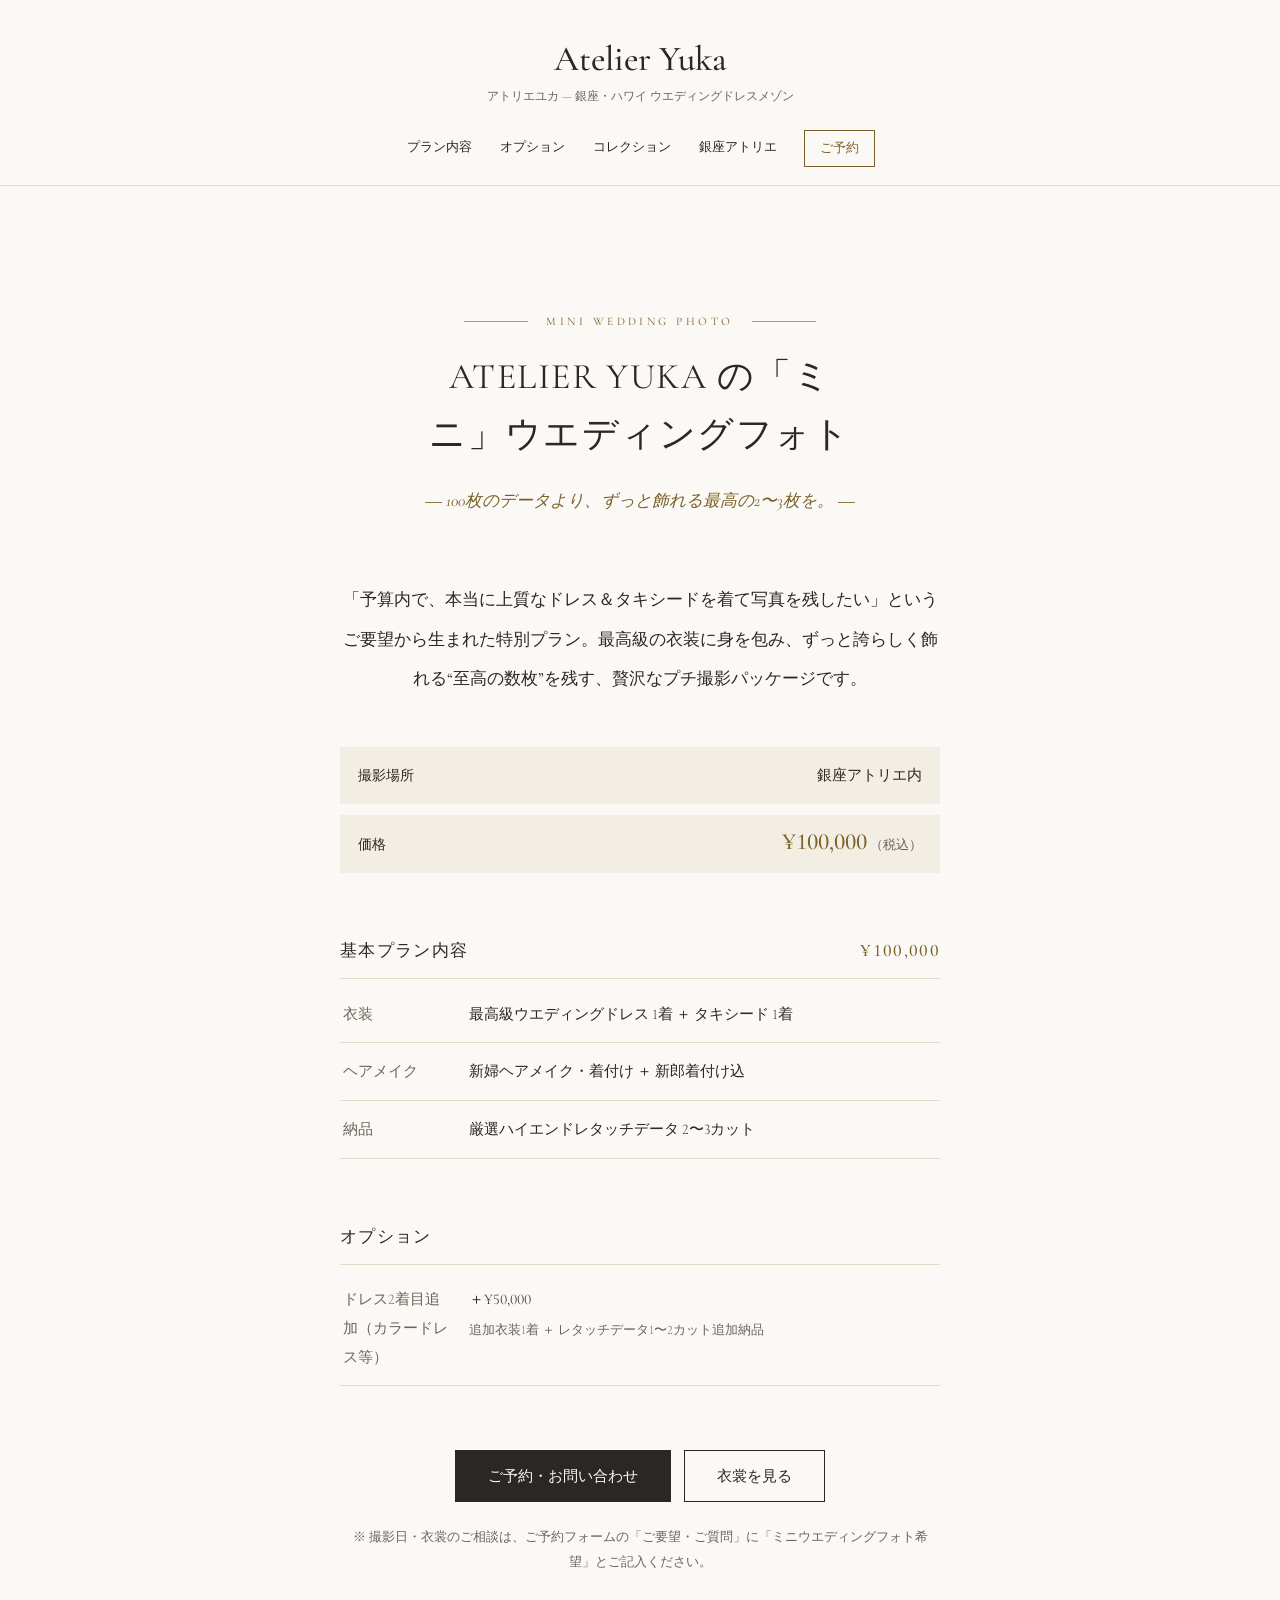
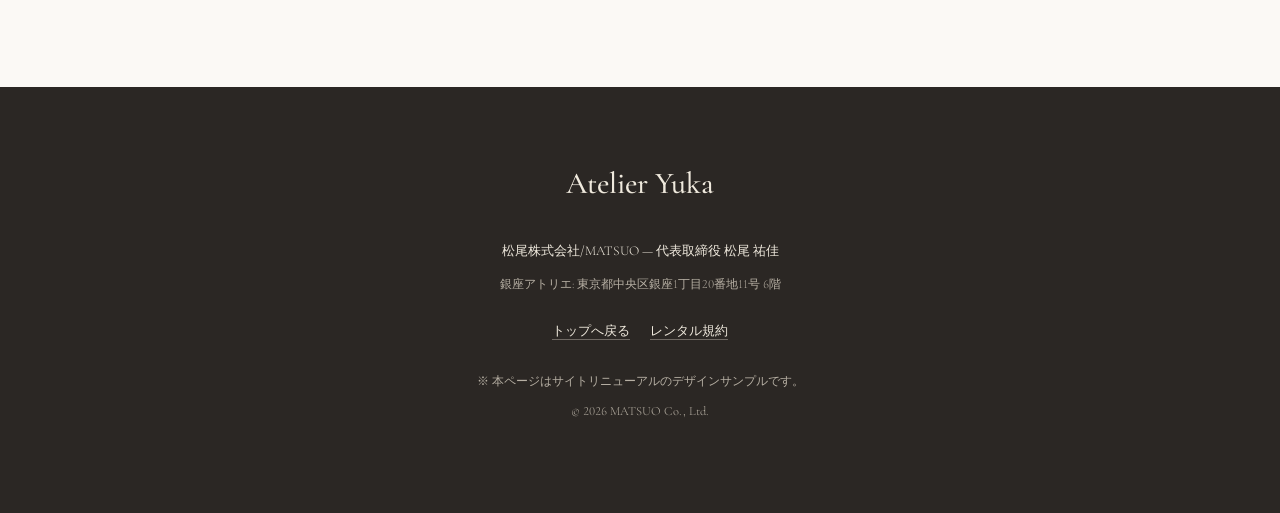
<file: mini-photo.html>
<!DOCTYPE html>
<html lang="ja">
<head>
<meta charset="UTF-8">
<meta name="viewport" content="width=device-width, initial-scale=1">
<meta name="robots" content="noindex, nofollow">
<title>ミニウエディングフォト | Atelier Yuka — アトリエユカ</title>
<meta name="description" content="アトリエユカの「ミニ」ウエディングフォト。銀座アトリエで、最高級のドレスとタキシードを着て、ずっと飾れる最高の2〜3枚を残す ¥100,000（税込）の撮影プラン。">
<link rel="icon" href="favicon.ico" sizes="any">
<link rel="preconnect" href="https://fonts.googleapis.com">
<link rel="preconnect" href="https://fonts.gstatic.com" crossorigin>
<link href="https://fonts.googleapis.com/css2?family=Cormorant+Garamond:ital,wght@0,400;0,500;1,400&family=Zen+Kaku+Gothic+New:wght@300;400;500&display=swap" rel="stylesheet">
<link rel="stylesheet" href="assets/css/style.css?v=10">
<link rel="stylesheet" href="assets/css/style-b.css?v=8">
</head>
<body>
<a class="skip-link" href="#main">本文へスキップ</a>

<header class="site-header">
  <a class="brand" href="index.html">
    <span class="brand-en" translate="no">Atelier Yuka</span>
    <span class="brand-ja">アトリエユカ — 銀座・ハワイ ウエディングドレスメゾン</span>
  </a>
  <nav class="site-nav" aria-label="ページ内ナビゲーション">
    <ul>
      <li><a href="#plan">プラン内容</a></li>
      <li><a href="#option">オプション</a></li>
      <li><a href="index.html#collection">コレクション</a></li>
      <li><a href="index.html#salon">銀座アトリエ</a></li>
      <li><a class="nav-reserve" href="index.html#reserve">ご予約</a></li>
    </ul>
  </nav>
</header>

<main id="main" class="mini-page">
  <!-- 「100枚より、飾れる数枚」がこのプランの核。冒頭の一文に全部載せる -->
  <header class="chapter-head">
    <p class="chapter-label" translate="no">Mini Wedding Photo</p>
    <h1 class="chapter-title">ATELIER YUKA の「ミニ」ウエディングフォト</h1>
    <p class="mini-tagline">― 100枚のデータより、ずっと飾れる最高の2〜3枚を。 ―</p>
  </header>

  <p class="statement">「予算内で、本当に上質なドレス＆タキシードを着て写真を残したい」というご要望から生まれた特別プラン。最高級の衣装に身を包み、ずっと誇らしく飾れる“至高の数枚”を残す、贅沢なプチ撮影パッケージです。</p>

  <dl class="mini-facts">
    <div><dt>撮影場所</dt><dd>銀座アトリエ内</dd></div>
    <div><dt>価格</dt><dd><span class="mini-price" translate="no">¥100,000</span><span class="mini-tax">（税込）</span></dd></div>
  </dl>

  <section class="mini-sec" id="plan" aria-labelledby="plan-title">
    <h2 class="mini-sec-title" id="plan-title">基本プラン内容<span class="mini-sec-price" translate="no">¥100,000</span></h2>
    <dl class="mini-list">
      <div><dt>衣装</dt><dd>最高級ウエディングドレス 1着 ＋ タキシード 1着</dd></div>
      <div><dt>ヘアメイク</dt><dd>新婦ヘアメイク・着付け ＋ 新郎着付け込</dd></div>
      <div><dt>納品</dt><dd>厳選ハイエンドレタッチデータ 2〜3カット</dd></div>
    </dl>
  </section>

  <section class="mini-sec" id="option" aria-labelledby="option-title">
    <h2 class="mini-sec-title" id="option-title">オプション</h2>
    <dl class="mini-list">
      <div>
        <dt>ドレス2着目追加（カラードレス等）</dt>
        <dd><span translate="no">＋¥50,000</span><span class="mini-list-note">追加衣装1着 ＋ レタッチデータ1〜2カット追加納品</span></dd>
      </div>
    </dl>
  </section>

  <p class="mini-cta">
    <a class="btn btn-primary" href="index.html#reserve">ご予約・お問い合わせ</a>
    <a class="btn btn-ghost" href="index.html#collection">衣裳を見る</a>
  </p>
  <p class="mini-note">※ 撮影日・衣裳のご相談は、ご予約フォームの「ご要望・ご質問」に「ミニウエディングフォト希望」とご記入ください。</p>
</main>

<footer class="site-footer">
  <div class="footer-inner">
    <p class="footer-mark" translate="no">Atelier Yuka</p>
    <p class="footer-company">松尾株式会社/MATSUO — 代表取締役 松尾 祐佳</p>
    <p class="footer-address">銀座アトリエ: 東京都中央区銀座1丁目20番地11号 6階</p>
    <ul class="footer-links"><li><a href="index.html">トップへ戻る</a></li><li><a href="terms.html">レンタル規約</a></li></ul>
    <p class="footer-note">※ 本ページはサイトリニューアルのデザインサンプルです。</p>
    <p class="footer-copy" translate="no">© 2026 MATSUO Co., Ltd.</p>
  </div>
</footer>

</body>
</html>
</file>
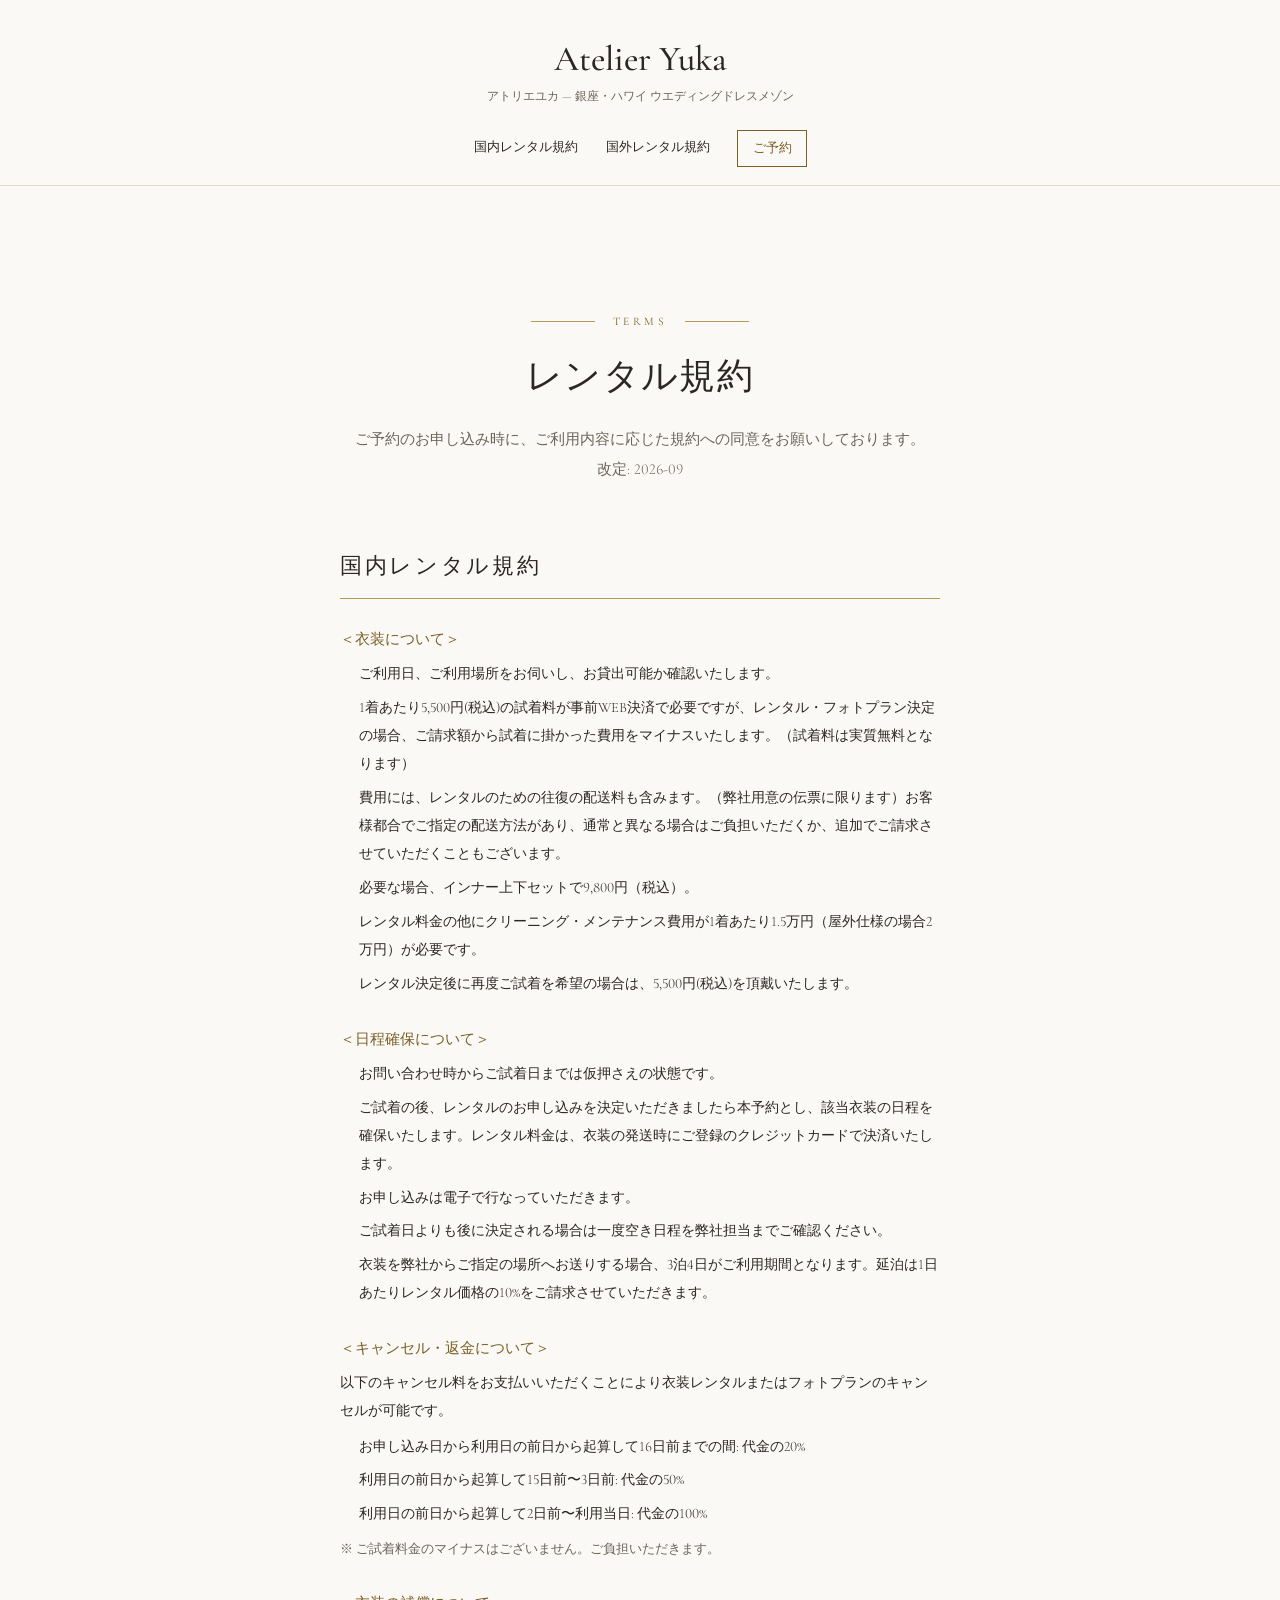
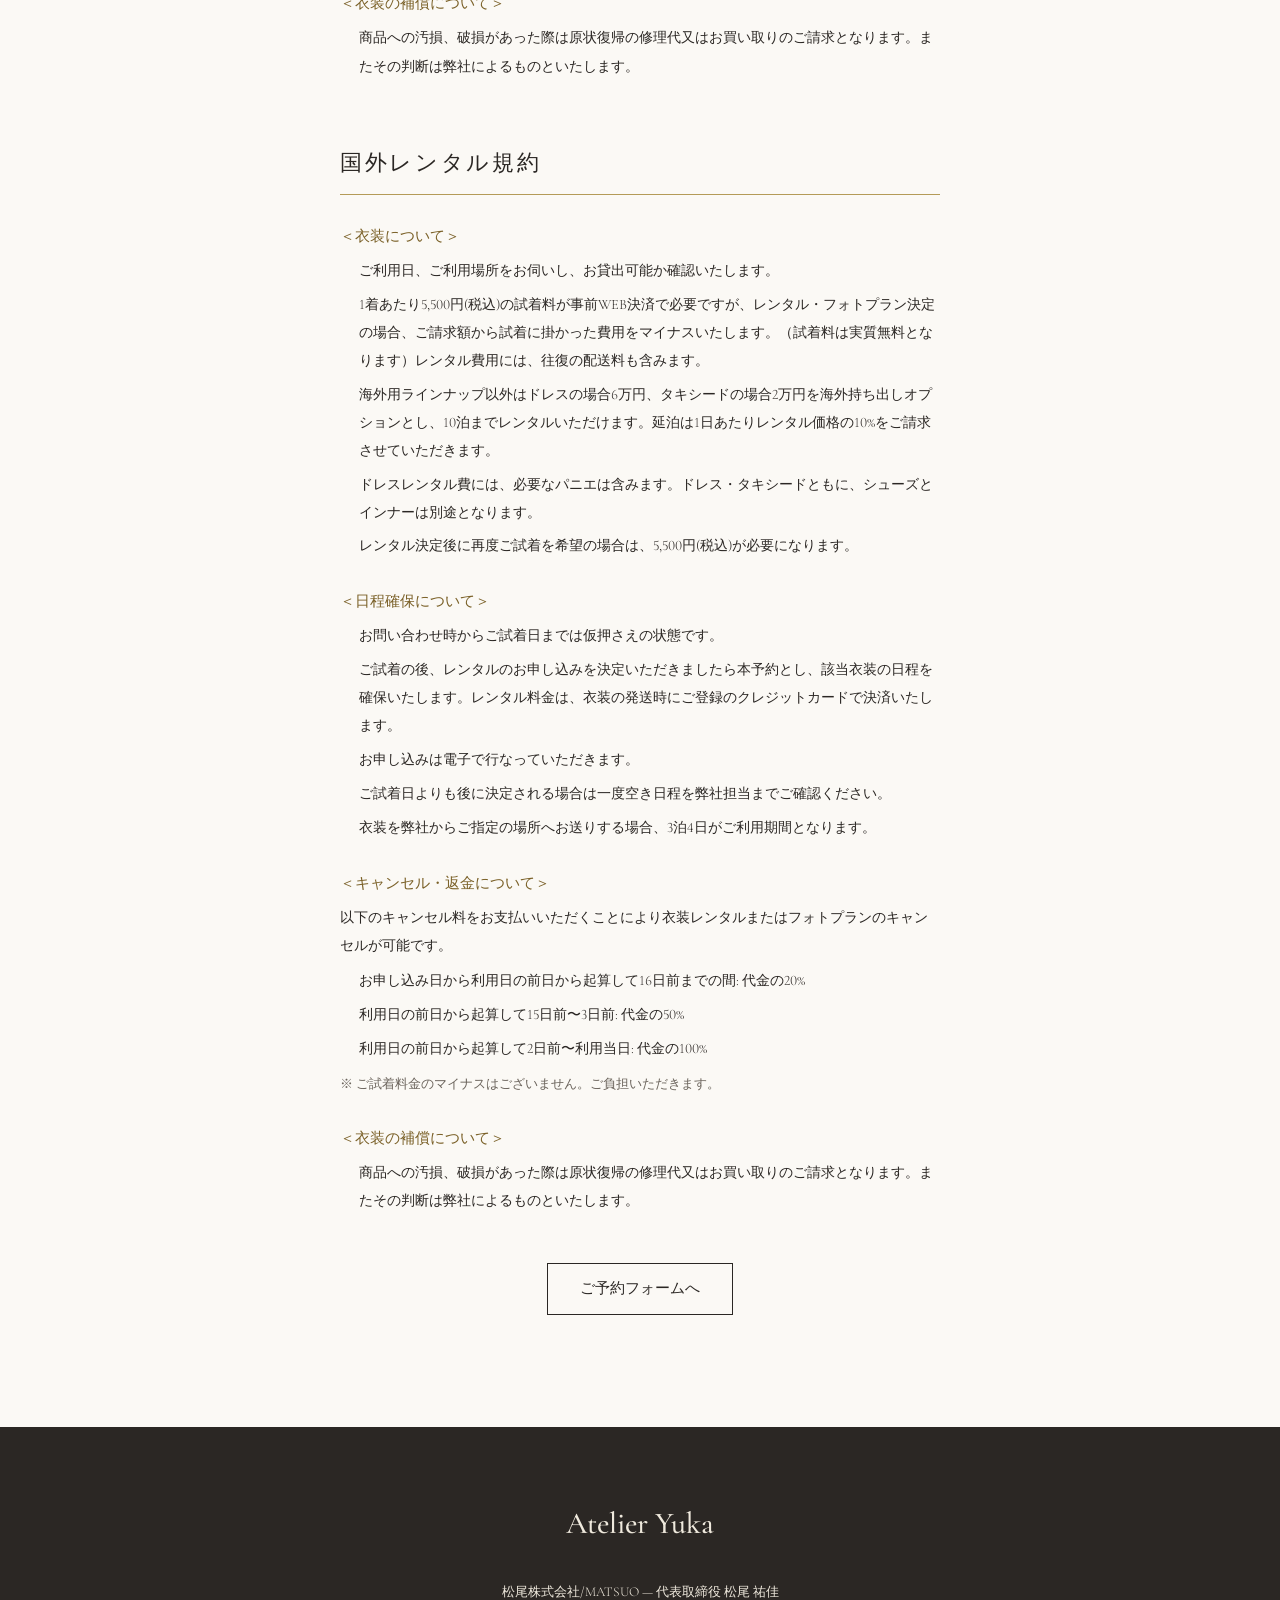
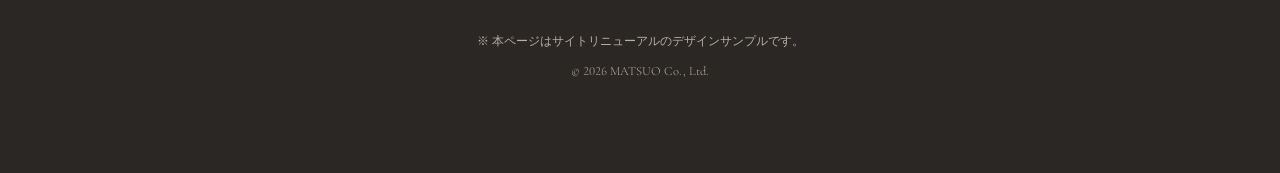
<file: terms.html>
<!DOCTYPE html>
<html lang="ja">
<head>
<meta charset="UTF-8">
<meta name="viewport" content="width=device-width, initial-scale=1">
<meta name="robots" content="noindex, nofollow">
<title>レンタル規約 | Atelier Yuka — アトリエユカ</title>
<meta name="description" content="アトリエユカ 衣裳レンタルの規約（国内・国外）。">
<link rel="icon" href="favicon.ico" sizes="any">
<link rel="preconnect" href="https://fonts.googleapis.com">
<link rel="preconnect" href="https://fonts.gstatic.com" crossorigin>
<link href="https://fonts.googleapis.com/css2?family=Cormorant+Garamond:ital,wght@0,400;0,500;1,400&family=Zen+Kaku+Gothic+New:wght@300;400;500&display=swap" rel="stylesheet">
<link rel="stylesheet" href="assets/css/style.css?v=10">
<link rel="stylesheet" href="assets/css/style-b.css?v=8">
</head>
<body>
<!-- このファイルは tools/build-terms.mjs が assets/js/terms.js から生成する。直接編集しないこと -->
<a class="skip-link" href="#main">本文へスキップ</a>

<header class="site-header">
  <a class="brand" href="index.html">
    <span class="brand-en" translate="no">Atelier Yuka</span>
    <span class="brand-ja">アトリエユカ — 銀座・ハワイ ウエディングドレスメゾン</span>
  </a>
  <nav class="site-nav" aria-label="ページ内ナビゲーション">
    <ul>
      <li><a href="#domestic">国内レンタル規約</a></li>
      <li><a href="#overseas">国外レンタル規約</a></li>
      <li><a class="nav-reserve" href="index.html#reserve">ご予約</a></li>
    </ul>
  </nav>
</header>

<main id="main" class="terms-page">
  <header class="chapter-head">
    <p class="chapter-label" translate="no">Terms</p>
    <h1 class="chapter-title">レンタル規約</h1>
    <p class="chapter-lede">ご予約のお申し込み時に、ご利用内容に応じた規約への同意をお願いしております。<br>改定: 2026-09</p>
  </header>

    <article class="terms-doc" id="domestic" aria-labelledby="domestic-title">
      <h2 class="terms-title" id="domestic-title">国内レンタル規約</h2>

      <section class="terms-sec">
        <h3 class="terms-sec-title">衣装について</h3>
        
        <ul class="terms-list">
          <li>ご利用日、ご利用場所をお伺いし、お貸出可能か確認いたします。</li>
          <li>1着あたり5,500円(税込)の試着料が事前WEB決済で必要ですが、レンタル・フォトプラン決定の場合、ご請求額から試着に掛かった費用をマイナスいたします。（試着料は実質無料となります）</li>
          <li>費用には、レンタルのための往復の配送料も含みます。（弊社用意の伝票に限ります）お客様都合でご指定の配送方法があり、通常と異なる場合はご負担いただくか、追加でご請求させていただくこともございます。</li>
          <li>必要な場合、インナー上下セットで9,800円（税込）。</li>
          <li>レンタル料金の他にクリーニング・メンテナンス費用が1着あたり1.5万円（屋外仕様の場合2万円）が必要です。</li>
          <li>レンタル決定後に再度ご試着を希望の場合は、5,500円(税込)を頂戴いたします。</li>
        </ul>
        
      </section>

      <section class="terms-sec">
        <h3 class="terms-sec-title">日程確保について</h3>
        
        <ul class="terms-list">
          <li>お問い合わせ時からご試着日までは仮押さえの状態です。</li>
          <li>ご試着の後、レンタルのお申し込みを決定いただきましたら本予約とし、該当衣装の日程を確保いたします。レンタル料金は、衣装の発送時にご登録のクレジットカードで決済いたします。</li>
          <li>お申し込みは電子で行なっていただきます。</li>
          <li>ご試着日よりも後に決定される場合は一度空き日程を弊社担当までご確認ください。</li>
          <li>衣装を弊社からご指定の場所へお送りする場合、3泊4日がご利用期間となります。延泊は1日あたりレンタル価格の10%をご請求させていただきます。</li>
        </ul>
        
      </section>

      <section class="terms-sec">
        <h3 class="terms-sec-title">キャンセル・返金について</h3>
        <p class="terms-lead">以下のキャンセル料をお支払いいただくことにより衣装レンタルまたはフォトプランのキャンセルが可能です。</p>
        <ul class="terms-list">
          <li>お申し込み日から利用日の前日から起算して16日前までの間: 代金の20%</li>
          <li>利用日の前日から起算して15日前〜3日前: 代金の50%</li>
          <li>利用日の前日から起算して2日前〜利用当日: 代金の100%</li>
        </ul>
        <p class="terms-note">※ ご試着料金のマイナスはございません。ご負担いただきます。</p>
      </section>

      <section class="terms-sec">
        <h3 class="terms-sec-title">衣装の補償について</h3>
        
        <ul class="terms-list">
          <li>商品への汚損、破損があった際は原状復帰の修理代又はお買い取りのご請求となります。またその判断は弊社によるものといたします。</li>
        </ul>
        
      </section>
    </article>

    <article class="terms-doc" id="overseas" aria-labelledby="overseas-title">
      <h2 class="terms-title" id="overseas-title">国外レンタル規約</h2>

      <section class="terms-sec">
        <h3 class="terms-sec-title">衣装について</h3>
        
        <ul class="terms-list">
          <li>ご利用日、ご利用場所をお伺いし、お貸出可能か確認いたします。</li>
          <li>1着あたり5,500円(税込)の試着料が事前WEB決済で必要ですが、レンタル・フォトプラン決定の場合、ご請求額から試着に掛かった費用をマイナスいたします。（試着料は実質無料となります）レンタル費用には、往復の配送料も含みます。</li>
          <li>海外用ラインナップ以外はドレスの場合6万円、タキシードの場合2万円を海外持ち出しオプションとし、10泊までレンタルいただけます。延泊は1日あたりレンタル価格の10%をご請求させていただきます。</li>
          <li>ドレスレンタル費には、必要なパニエは含みます。ドレス・タキシードともに、シューズとインナーは別途となります。</li>
          <li>レンタル決定後に再度ご試着を希望の場合は、5,500円(税込)が必要になります。</li>
        </ul>
        
      </section>

      <section class="terms-sec">
        <h3 class="terms-sec-title">日程確保について</h3>
        
        <ul class="terms-list">
          <li>お問い合わせ時からご試着日までは仮押さえの状態です。</li>
          <li>ご試着の後、レンタルのお申し込みを決定いただきましたら本予約とし、該当衣装の日程を確保いたします。レンタル料金は、衣装の発送時にご登録のクレジットカードで決済いたします。</li>
          <li>お申し込みは電子で行なっていただきます。</li>
          <li>ご試着日よりも後に決定される場合は一度空き日程を弊社担当までご確認ください。</li>
          <li>衣装を弊社からご指定の場所へお送りする場合、3泊4日がご利用期間となります。</li>
        </ul>
        
      </section>

      <section class="terms-sec">
        <h3 class="terms-sec-title">キャンセル・返金について</h3>
        <p class="terms-lead">以下のキャンセル料をお支払いいただくことにより衣装レンタルまたはフォトプランのキャンセルが可能です。</p>
        <ul class="terms-list">
          <li>お申し込み日から利用日の前日から起算して16日前までの間: 代金の20%</li>
          <li>利用日の前日から起算して15日前〜3日前: 代金の50%</li>
          <li>利用日の前日から起算して2日前〜利用当日: 代金の100%</li>
        </ul>
        <p class="terms-note">※ ご試着料金のマイナスはございません。ご負担いただきます。</p>
      </section>

      <section class="terms-sec">
        <h3 class="terms-sec-title">衣装の補償について</h3>
        
        <ul class="terms-list">
          <li>商品への汚損、破損があった際は原状復帰の修理代又はお買い取りのご請求となります。またその判断は弊社によるものといたします。</li>
        </ul>
        
      </section>
    </article>
  <p class="terms-back"><a class="btn btn-ghost" href="index.html#reserve">ご予約フォームへ</a></p>
</main>

<footer class="site-footer">
  <div class="footer-inner">
    <p class="footer-mark" translate="no">Atelier Yuka</p>
    <p class="footer-company">松尾株式会社/MATSUO — 代表取締役 松尾 祐佳</p>
    <p class="footer-note">※ 本ページはサイトリニューアルのデザインサンプルです。</p>
    <p class="footer-copy" translate="no">© 2026 MATSUO Co., Ltd.</p>
  </div>
</footer>
</body>
</html>
</file>
<file: assets/css/style.css>
/* ============================================================
   Atelier Yuka — A案 Timeless Classic「銀座の正統」
   生成り #FBF9F5 / 墨 #2B2724 / シャンパンゴールド #B49B57
   ============================================================ */

:root {
  --ivory: #FBF9F5;
  --ink: #2B2724;
  --gold: #B49B57;        /* 罫線・装飾用(テキストには使わない) */
  --gold-ink: #7A6027;    /* テキスト用ゴールド(AA確保) */
  --greige: #F3EEE4;      /* 淡いグレージュ(章の地) */
  --paper: #FFFDF9;       /* カード・入力欄の地 */
  --line: #E4DCCB;        /* 極細罫線 */
  --muted: #6B645C;       /* 補助テキスト */
  --error: #96372A;

  /* 欧文・数字 = Cormorant Garamond ／ 和文 = Zen Kaku Gothic New の2書体構成。
     和文スタックの先頭に欧文書体を置くと、日本語の文中でも英数字だけが
     Cormorant Garamond で組まれる(ブラウザはグリフ単位でフォールバックする)。
     --font-latin に総称ファミリ(serif)を含めないのは、途中で serif に落ちると
     和文が明朝で拾われてしまうため。 */
  --font-latin: "Cormorant Garamond", Georgia, "Times New Roman";
  --font-gothic: "Zen Kaku Gothic New", "Hiragino Kaku Gothic ProN", "Yu Gothic Medium", "Yu Gothic", Meiryo, sans-serif;

  --font-en: var(--font-latin), serif;                 /* 欧文だけの見出し・価格 */
  --font-jp: var(--font-latin), var(--font-gothic);    /* 和文見出し */
  --font-body: var(--font-latin), var(--font-gothic);  /* 本文 */
  --font-ui: var(--font-gothic);                       /* 入力欄・選択欄(小さな英数字は可読性を優先) */

  --w-narrow: 680px;
  --w-mid: 900px;
  --w-wide: 1120px;
  --space-chapter: clamp(4.5rem, 3rem + 5vw, 8.5rem);
  --pad-x: clamp(16px, 4vw, 40px);

  --duration-fast: 150ms;

  --z-pill: 50;
  --z-skip: 100;
}

/* ---------- リセット・ベース ---------- */
*, *::before, *::after { box-sizing: border-box; margin: 0; padding: 0; }

html {
  scroll-behavior: smooth;
  scroll-padding-top: 1.5rem;
}

body {
  background: var(--ivory);
  color: var(--ink);
  font: 300 1rem/1.95 var(--font-body);
  /* Cormorant Garamond の既定はオールドスタイル数字(高さが不揃い)。
     型番・価格・日付が主役の内容なので、サイト全体でライニング数字に揃える */
  font-variant-numeric: lining-nums;
  overflow-wrap: break-word;
  min-width: 320px;
}

a, button, summary, label, input, select { touch-action: manipulation; }
a, button, summary, label { -webkit-tap-highlight-color: transparent; }

img { max-width: 100%; height: auto; display: block; }

ul, ol { list-style: none; }

[hidden] { display: none !important; }

::selection { background: var(--gold); color: var(--ink); }

:focus-visible { outline: 2px solid var(--gold-ink); outline-offset: 3px; }

h1, h2, h3 { text-wrap: balance; font-weight: 500; }
p { text-wrap: pretty; }

.visually-hidden {
  position: absolute; width: 1px; height: 1px;
  padding: 0; margin: -1px; overflow: hidden;
  clip: rect(0 0 0 0); white-space: nowrap; border: 0;
}

/* ---------- スキップリンク ---------- */
.skip-link {
  position: fixed; top: 10px; left: 10px; z-index: var(--z-skip);
  background: var(--ink); color: var(--ivory);
  padding: 0.7em 1.3em; font-size: 0.85rem; text-decoration: none;
  transform: translateY(-300%);
  transition: transform 0.15s ease-out;
}
.skip-link:focus { transform: none; }

/* ---------- フェードイン(静かに) ---------- */
html.js .reveal {
  opacity: 0;
  transform: translateY(12px);
  transition: opacity 0.6s ease-out, transform 0.6s ease-out;
}
html.js .reveal.is-in { opacity: 1; transform: none; }

/* ---------- 装飾(フルーロン) ---------- */
.fleuron {
  width: 7px; height: 7px;
  margin: clamp(1.6rem, 3vw, 2.4rem) auto;
  border: 1px solid var(--gold);
  transform: rotate(45deg);
}

/* ---------- ヘッダー ---------- */
.site-header {
  text-align: center;
  padding: clamp(1.6rem, 3vw, 2.6rem) var(--pad-x) 0;
  border-bottom: 1px solid var(--line);
}

.brand {
  display: inline-block;
  text-decoration: none;
  color: var(--ink);
}
.brand-en {
  display: block;
  font: 500 clamp(1.7rem, 1.4rem + 1.2vw, 2.2rem)/1.2 var(--font-en);
}
.brand-ja {
  display: block;
  margin-top: 0.35em;
  font-size: 0.72rem;
  color: var(--muted);
}

.site-nav { margin-top: 1.2rem; }
.site-nav ul {
  display: flex; flex-wrap: wrap; justify-content: center;
  column-gap: clamp(0.9rem, 2vw, 1.7rem); row-gap: 0.35rem;
  padding-bottom: 1.1rem;
}
.site-nav a {
  display: inline-block;
  font-size: 0.83rem; font-weight: 400;
  color: var(--ink); text-decoration: none;
  padding: 0.35em 0.1em;
  border-bottom: 1px solid transparent;
  transition: color 0.15s ease-out, border-color 0.15s ease-out;
}
.site-nav a:hover { color: var(--gold-ink); border-bottom-color: var(--gold-ink); }
.site-nav a.nav-reserve {
  color: var(--gold-ink);
  border: 1px solid var(--gold-ink);
  padding: 0.35em 1.1em;
  transition: color 0.15s ease-out, background-color 0.15s ease-out;
}
.site-nav a.nav-reserve:hover { background: var(--gold-ink); color: var(--ivory); }

/* ---------- ボタン ---------- */
.btn {
  display: inline-flex; align-items: center; justify-content: center;
  gap: 0.7em;
  min-height: 52px;
  padding: 0.85em 2.1em;
  border: 1px solid var(--ink);
  font: 400 0.95rem/1.4 var(--font-body);
  text-decoration: none;
  cursor: pointer;
  transition: background-color 0.18s ease-out, color 0.18s ease-out, border-color 0.18s ease-out;
}
.btn .price { font-variant-numeric: lining-nums tabular-nums; }
.btn-primary { background: var(--ink); color: var(--ivory); }
.btn-primary:hover { background: var(--gold-ink); border-color: var(--gold-ink); color: #FFFDF9; }
.btn-ghost { background: transparent; color: var(--ink); }
.btn-ghost:hover { border-color: var(--gold-ink); color: var(--gold-ink); }
.btn:disabled { opacity: 0.55; cursor: default; }

/* ---------- ヒーロー(額装) ---------- */
.hero {
  text-align: center;
  padding: clamp(3rem, 6vw, 5.5rem) var(--pad-x) 0;
}
.hero-eyebrow {
  font: 400 0.72rem/1.6 var(--font-body);
  letter-spacing: 0.32em;
  text-transform: uppercase;
  color: var(--gold-ink);
}
.hero-title {
  margin-top: 0.5em;
  font: 400 clamp(2.9rem, 1.6rem + 6.5vw, 6.2rem)/1.08 var(--font-en);
}
.hero-tagline {
  margin-top: 1.1em;
  font: 400 clamp(1rem, 0.9rem + 0.7vw, 1.3rem)/2 var(--font-jp);
  letter-spacing: 0.05em;
  text-wrap: balance;
}

.hero-frame {
  /* 縦位置のヒーロー写真を額装するため、横位置だった頃(1020px)より幅を絞っている */
  max-width: 560px;
  margin: 0 auto;
  padding: clamp(10px, 2vw, 18px);
  border: 1px solid var(--gold);
  background: var(--paper);
}
.hero-frame img {
  width: 100%;
  aspect-ratio: 4 / 5;
  object-fit: cover;
  /* 原本は 2:3。上部の余白(壁)を落として、ドレスの裾まで見せる */
  object-position: 50% 100%;
}

.hero-cta {
  padding: clamp(2rem, 4vw, 3rem) 0 0;
  display: flex; flex-direction: column; align-items: center; gap: 0.9rem;
}
.hero-note {
  font-size: 0.82rem;
  color: var(--muted);
}

@media (min-width: 720px) {
  .hero-cta { flex-direction: row; flex-wrap: wrap; justify-content: center; }
  .hero-note { width: 100%; text-align: center; }
}

/* ---------- 章(チャプター) ---------- */
.chapter {
  padding: var(--space-chapter) var(--pad-x);
}
.chapter-tinted { background: var(--greige); }
.chapter-last { padding-bottom: calc(var(--space-chapter) + 1rem); }
section[id] { scroll-margin-top: 1.5rem; }

.chapter-head {
  max-width: var(--w-narrow);
  margin: 0 auto clamp(2.6rem, 5vw, 4.2rem);
  text-align: center;
}
.chapter-no {
  font: italic 400 clamp(2.2rem, 1.8rem + 1.6vw, 3.2rem)/1 var(--font-en);
  color: var(--gold-ink);
}
.chapter-label {
  display: flex; align-items: center; justify-content: center;
  gap: 18px;
  margin-top: 0.9rem;
  font: 400 0.72rem/1.6 var(--font-body);
  letter-spacing: 0.3em;
  text-transform: uppercase;
  color: var(--gold-ink);
}
.chapter-label::before,
.chapter-label::after {
  content: "";
  width: clamp(32px, 6vw, 64px); height: 1px;
  background: var(--gold);
}
.chapter-title {
  margin-top: 1.1rem;
  /* 和文がゴシックになった分、大見出しは1段軽く(400)+わずかに字間を開けて
     細い罫線・欧文セリフと釣り合わせる */
  font: 400 clamp(1.5rem, 1.2rem + 1.4vw, 2.25rem)/1.6 var(--font-jp);
  letter-spacing: 0.04em;
}
.chapter-lede {
  margin-top: 1.2rem;
  font-size: 0.95rem;
  color: var(--muted);
}

/* ---------- I. メゾン ---------- */
.statement {
  max-width: var(--w-narrow);
  margin: 0 auto;
  text-align: center;
  font: 400 clamp(0.95rem, 0.9rem + 0.3vw, 1.08rem)/2.3 var(--font-jp);
}

.lines {
  max-width: var(--w-mid);
  margin: clamp(3rem, 6vw, 5rem) auto 0;
  display: grid;
  gap: clamp(2.5rem, 5vw, 3.5rem);
}
.line { text-align: center; }
.line-frame {
  max-width: 380px;
  margin: 0 auto;
  padding: 8px;
  border: 1px solid var(--line);
  background: var(--paper);
}
.line-frame img { width: 100%; aspect-ratio: 1 / 1; object-fit: cover; }
.line-name {
  margin-top: 1.3rem;
  font: 500 1.35rem/1.4 var(--font-en);
}
.line-desc {
  max-width: 420px;
  margin: 0.7rem auto 0;
  font-size: 0.88rem;
  color: var(--muted);
}
@media (min-width: 720px) {
  .lines { grid-template-columns: 1fr 1fr; }
}

/* ---------- II. コレクション(タブ+3カラム) ---------- */
.tabs { max-width: var(--w-wide); margin: 0 auto; }

.tablist {
  display: flex; flex-wrap: wrap; justify-content: center;
  column-gap: clamp(0.4rem, 2vw, 1.6rem); row-gap: 0.3rem;
  border-bottom: 1px solid var(--line);
  margin-bottom: clamp(1.6rem, 4vw, 3.4rem);
}
/* モバイルは折り返さず横スクロール1段にして、縦の消費を抑える */
@media (max-width: 559px) {
  .tablist {
    flex-wrap: nowrap;
    justify-content: flex-start;
    overflow-x: auto;
    scrollbar-width: none;
    scroll-snap-type: x proximity;
    /* 画面端まで流して、切れているのが分かるようにする */
    margin-inline: calc(var(--pad-x) * -1);
    padding-inline: var(--pad-x);
    /* スナップ位置も本文と同じ左端に揃える(選択中の地色が画面端で切れて見えないように) */
    scroll-padding-inline: var(--pad-x);
  }
  .tablist::-webkit-scrollbar { display: none; }
  .tablist [role="tab"] { flex: none; scroll-snap-align: start; }
}
.tablist [role="tab"] {
  appearance: none;
  background: none;
  border: 0;
  border-bottom: 2px solid transparent;
  margin-bottom: -1px;
  padding: 0.8em 0.9em;
  font: 400 clamp(0.85rem, 0.8rem + 0.3vw, 0.95rem)/1.4 var(--font-body);
  color: var(--muted);
  cursor: pointer;
  transition: color 0.15s ease-out, border-color 0.15s ease-out, background-color 0.15s ease-out;
}
@media (pointer: coarse) {
  .tablist [role="tab"] { min-height: 44px; padding-block: 0.95em; }
}
.tablist [role="tab"]:hover { color: var(--gold-ink); }
/* 選択中は「地の色・文字の太さ・金の下線」の3つで示す。
   線1本だけだと、特に横スクロールする狭い画面でどれが選択中か読み取れないため。 */
.tablist [role="tab"][aria-selected="true"] {
  color: var(--ink);
  font-weight: 500;
  background: var(--greige);
  border-bottom-color: var(--gold-ink);
}

/* モバイルから2カラム。1カラムだと1画面に1着しか入らず、縦スクロールが極端に長くなるため。 */
.product-grid {
  display: grid;
  grid-template-columns: repeat(2, 1fr);
  gap: 1.7rem 0.7rem;
}
@media (min-width: 560px) {
  .product-grid { gap: clamp(2.4rem, 4vw, 3.4rem) clamp(1.2rem, 2.5vw, 2.2rem); }
}
@media (min-width: 920px) {
  .product-grid { grid-template-columns: repeat(3, 1fr); }
}

.product { text-align: center; }
.product-media {
  position: relative;
  padding: 8px;
  border: 1px solid var(--line);
  background: var(--paper);
}
.product-media img {
  width: 100%;
  aspect-ratio: 3 / 4;
  object-fit: cover;
}
.product-media .alt-img {
  position: absolute;
  inset: 8px;
  width: calc(100% - 16px);
  height: calc(100% - 16px);
  aspect-ratio: auto;
  opacity: 0;
  transition: opacity 0.5s ease-out;
}
/* 画像全体を詳細ページへのリンクにする(拡大表示は詳細ページのギャラリーだけ) */
.product-media-link {
  position: absolute;
  inset: 0;
  z-index: 1;
  cursor: pointer;
  -webkit-tap-highlight-color: transparent;
}
.float-code {
  position: absolute;
  z-index: 2;
  bottom: 20px; left: 50%;
  transform: translate(-50%, 6px);
  padding: 0.35em 0.9em;
  background: rgba(251, 249, 245, 0.94);
  border: 1px solid var(--line);
  font-size: 0.72rem; font-weight: 400;
  color: var(--ink);
  white-space: nowrap;
  opacity: 0;
  transition: opacity 0.3s ease-out, transform 0.3s ease-out;
}
@media (hover: hover) {
  .product-media:hover .alt-img { opacity: 1; }
  .product-media:hover .float-code { opacity: 1; transform: translate(-50%, 0); }
}

.product-name {
  margin-top: 1.1rem;
  font: 500 1.3rem/1.3 var(--font-en);
}
.product-meta {
  margin-top: 0.3rem;
  font-size: 0.75rem;
  color: var(--muted);
}
.product-price {
  margin-top: 0.35rem;
  font-size: 0.95rem; font-weight: 400;
  font-variant-numeric: lining-nums tabular-nums;
}

/* 2カラムに収まるよう文字と余白を詰める。
   画像と名称がどちらも詳細ページへのリンクなので、CTAは省いても導線は失われない。 */
@media (max-width: 559px) {
  .product-media { padding: 5px; }
  .product-media .alt-img {
    inset: 5px;
    width: calc(100% - 10px);
    height: calc(100% - 10px);
  }
  .product-name { margin-top: 0.75rem; font-size: 1.05rem; }
  .product-meta { margin-top: 0.2rem; font-size: 0.7rem; }
  .product-price { margin-top: 0.25rem; font-size: 0.82rem; }
  .product-cta { display: none; }
  /* 2カラムでは行が折り返して高さが揃わないため、ライン名は詳細ページに任せる */
  .product-line { display: none; }
  /* 型番はカード下に出ているので、画像に重ねるバッジは省く */
  .float-code { display: none; }
}

/* ---------- III. ご利用の流れ ---------- */
.flow-list {
  max-width: var(--w-wide);
  margin: 0 auto;
  display: grid;
  gap: 0;
  counter-reset: none;
}
.flow-step {
  text-align: center;
  padding: 1.8rem 1.2rem;
}
.flow-step + .flow-step { border-top: 1px solid var(--line); }
.flow-no {
  font: italic 400 1.7rem/1 var(--font-en);
  font-variant-numeric: lining-nums tabular-nums;
  color: var(--gold-ink);
}
.flow-no::after {
  content: "";
  display: block;
  width: 28px; height: 1px;
  margin: 0.8rem auto 0;
  background: var(--gold);
}
.flow-title {
  margin-top: 0.9rem;
  font: 500 1.05rem/1.6 var(--font-jp);
}
.flow-desc {
  max-width: 300px;
  margin: 0.6rem auto 0;
  font-size: 0.83rem;
  color: var(--muted);
}
@media (min-width: 920px) {
  .flow-list { grid-template-columns: repeat(5, 1fr); }
  .flow-step { padding: 0.6rem 1.2rem; }
  .flow-step + .flow-step { border-top: 0; border-left: 1px solid var(--line); }
}

/* ---------- IV. 料金 ---------- */
.pricing-grid {
  max-width: var(--w-wide);
  margin: 0 auto;
  display: grid;
  gap: clamp(1.4rem, 3vw, 2rem);
}
.plan {
  position: relative;
  text-align: center;
  border: 1px solid var(--line);
  background: var(--paper);
  padding: clamp(2.2rem, 4vw, 3rem) 1.6rem;
}
.plan-main { border-color: var(--gold); }
.plan-badge {
  position: absolute;
  top: 0; left: 50%;
  transform: translate(-50%, -50%);
  padding: 0.2em 1em;
  background: var(--paper);
  font-size: 0.72rem;
  letter-spacing: 0.26em;
  text-transform: uppercase;
  color: var(--gold-ink);
  white-space: nowrap;
}
.plan-name { font: 500 1.1rem/1.7 var(--font-jp); }
.plan-en {
  margin-top: 0.2rem;
  font: italic 400 0.95rem/1.4 var(--font-en);
  color: var(--gold-ink);
}
.plan-price {
  margin-top: 1.2rem;
  font: 500 2.3rem/1.2 var(--font-en);
  font-variant-numeric: lining-nums tabular-nums;
}
.plan-price-range { font-size: 1.55rem; padding-top: 0.35rem; }
.plan-note {
  margin-top: 1rem;
  font-size: 0.8rem;
  color: var(--muted);
}
.pricing-cta {
  margin-top: clamp(2.2rem, 4vw, 3rem);
  text-align: center;
}
@media (min-width: 860px) {
  .pricing-grid { grid-template-columns: repeat(3, 1fr); align-items: stretch; }
}

/* ---------- クリーニング費・メンテナンス費 ----------
   任意加入のオプションではなく必ず頂戴する費用なので、
   プランカードと同じ「料金」の章に、同じ紙の質感で置く。 */
.care {
  max-width: var(--w-mid);
  margin: clamp(2.6rem, 5vw, 4rem) auto 0;
  border: 1px solid var(--line);
  background: var(--paper);
  padding: clamp(1.8rem, 4vw, 3rem);
  scroll-margin-top: 2rem;
}
.care-title {
  font: 500 1.05rem/1.7 var(--font-jp);
  letter-spacing: 0.08em;
  padding-bottom: 0.9rem;
  border-bottom: 1px solid var(--line);
}
.care-lede { margin-top: 1.4rem; font-size: 0.9rem; }
.care-fee { display: grid; gap: 0.7rem; margin: 1.4rem 0 1.2rem; }
.care-fee > div {
  display: flex; align-items: baseline; justify-content: space-between;
  gap: 1rem;
  padding: 0.75em 1.1em;
  background: var(--greige);
}
.care-fee dt { font-size: 0.9rem; }
.care-fee dd {
  font: 500 1.3rem/1.2 var(--font-en);
  font-variant-numeric: lining-nums tabular-nums;
  color: var(--gold-ink);
}
.care-yen { font-size: 0.78rem; margin-left: 0.15em; }
.care-note { font-size: 0.85rem; color: var(--muted); }
.care-cols { display: grid; gap: clamp(1.8rem, 3vw, 2.6rem); margin-top: 2rem; }
.care-col h4 {
  font: 500 0.92rem/1.7 var(--font-jp);
  letter-spacing: 0.06em;
  padding-left: 0.75em;
  border-left: 2px solid var(--gold);
}
.care-col-lede { margin-top: 1rem; font-size: 0.85rem; }
/* ul は全体でマーカーを外しているので、罫線で自前の中黒を引く */
.care-col ul { margin-top: 1rem; display: grid; gap: 0.4rem; }
.care-col li {
  position: relative;
  padding-left: 1.1em;
  font-size: 0.85rem; line-height: 1.9;
  color: var(--muted);
}
.care-col li::before {
  content: ""; position: absolute; left: 0; top: 0.86em;
  width: 6px; height: 1px; background: var(--gold);
}
.care-col-note { margin-top: 1rem; font-size: 0.8rem; color: var(--muted); }
.care-caution {
  margin-top: 2rem; padding-top: 1.3rem;
  border-top: 1px solid var(--line);
  font-size: 0.8rem; line-height: 1.9;
  color: var(--muted);
}
@media (min-width: 860px) {
  .care-fee { grid-template-columns: repeat(2, 1fr); }
  .care-cols { grid-template-columns: repeat(2, 1fr); }
}


/* 衣裳店様向け（with a WISH）への導線。主導線ではないので控えめに */
.site-nav a.nav-partner { color: var(--muted); font-size: 0.78rem; }
.site-nav a.nav-partner:hover { color: var(--gold-ink); }
</file>
<file: assets/css/style-b.css>
/* ============================================================
   Atelier Yuka — A案 Timeless Classic(2/2)
   予約フォーム / フォトジャーニー / サロン / ニュース / FAQ /
   フッター / 比較ピル / Reduced Motion
   ============================================================ */

/* ---------- V. 予約フォーム(招待状カード) ---------- */
.invitation {
  max-width: var(--w-narrow);
  margin: 0 auto;
  background: var(--paper);
  border: 1px solid var(--gold);
  outline: 1px solid var(--line);
  outline-offset: 6px;
  padding: clamp(1.7rem, 5vw, 3.4rem);
}

.form-progress {
  display: flex;
  justify-content: center;
  gap: clamp(1.2rem, 5vw, 2.8rem);
  margin-bottom: clamp(1.8rem, 4vw, 2.6rem);
  padding-bottom: 1.6rem;
  border-bottom: 1px solid var(--line);
}
.form-progress li {
  display: flex; flex-direction: column; align-items: center;
  gap: 0.45rem;
}
.pg-num {
  width: 44px; height: 44px;
  display: grid; place-items: center;
  border: 1px solid var(--line);
  border-radius: 50%;
  font: italic 500 1.1rem/1 var(--font-en);
  color: var(--muted);
  transition: border-color 0.18s ease-out, color 0.18s ease-out, background-color 0.18s ease-out;
}
.pg-label { font-size: 0.72rem; color: var(--muted); }
.form-progress li.is-current .pg-num {
  border-color: var(--gold-ink);
  color: var(--gold-ink);
}
.form-progress li.is-current .pg-label { color: var(--ink); font-weight: 400; }
.form-progress li.is-done .pg-num {
  background: var(--ink);
  border-color: var(--ink);
  color: var(--ivory);
}

.form-step { border: 0; min-width: 0; }
.step-legend {
  display: block;
  width: 100%;
  text-align: center;
  font: 500 1.15rem/1.7 var(--font-jp);
  margin-bottom: 1.6rem;
}
.step-legend:focus { outline: none; }

.choice-group { border: 0; min-width: 0; margin-bottom: 1.6rem; }
.field-label {
  display: block;
  width: 100%;
  font-size: 0.88rem; font-weight: 400;
  margin-bottom: 0.6rem;
}
.req {
  display: inline-block;
  margin-left: 0.5em;
  font-size: 0.7rem;
  color: var(--gold-ink);
  border: 1px solid var(--gold);
  padding: 0 0.5em;
}

.choice-grid {
  display: grid;
  gap: 0.7rem;
}
@media (min-width: 560px) { .choice-grid { grid-template-columns: 1fr 1fr; } }
.choice {
  display: flex; align-items: center; gap: 0.7em;
  border: 1px solid var(--line);
  background: #FFFFFF;
  padding: 0.85em 1em;
  font-size: 0.9rem;
  cursor: pointer;
  transition: border-color 0.15s ease-out, background-color 0.15s ease-out;
}
.choice:hover { border-color: var(--gold); }
.choice input {
  accent-color: var(--gold-ink);
  width: 17px; height: 17px;
  flex: none;
}
.choice:has(input:checked) { border-color: var(--gold-ink); background: #F7F2E6; }
.choice:has(input:focus-visible) { outline: 2px solid var(--gold-ink); outline-offset: 2px; }

.field { margin-bottom: 1.6rem; }
.field input,
.field select {
  width: 100%;
  min-height: 50px;
  padding: 0.7em 0.95em;
  border: 1px solid var(--line);
  background-color: #FFFFFF;
  color: var(--ink);
  /* 入力値はメールアドレスや電話番号など小さな英数字が中心なのでゴシックで組む */
  font: 400 1rem/1.5 var(--font-ui);
  border-radius: 0;
  color-scheme: light;
  transition: border-color 0.15s ease-out;
}
.field input:hover, .field select:hover { border-color: var(--gold); }
.field input::placeholder { color: #857E76; }
.field-note {
  margin-top: 0.5rem;
  font-size: 0.78rem;
  color: var(--muted);
}
.field-error {
  margin-top: 0.5rem;
  font-size: 0.84rem; font-weight: 400;
  color: var(--error);
}
.field-error::before { content: "※ "; }
input[aria-invalid="true"], .choice-group.has-error .choice { border-color: var(--error); }

.form-nav {
  display: flex;
  justify-content: center;
  gap: 0.8rem;
  margin-top: 2rem;
  padding-top: 1.8rem;
  border-top: 1px solid var(--line);
}
@media (max-width: 559px) {
  .form-nav { flex-direction: column-reverse; }
  .form-nav .btn { width: 100%; }
}
.form-demo-note {
  margin-top: 1.4rem;
  text-align: center;
  font-size: 0.75rem;
  color: var(--muted);
}

/* 完了画面(招待状の返信) */
.form-complete { text-align: center; }
.complete-en {
  font: italic 400 1.3rem/1.4 var(--font-en);
  letter-spacing: 0.18em;
  color: var(--gold-ink);
}
.complete-title {
  margin-top: 0.8rem;
  font: 400 1.5rem/1.7 var(--font-jp);
}
.complete-title:focus { outline: none; }
.complete-title::after {
  content: "";
  display: block;
  width: 40px; height: 1px;
  margin: 1.2rem auto 0;
  background: var(--gold);
}
.complete-body {
  margin-top: 1.4rem;
  font-size: 0.92rem;
  text-align: center;
}
.complete-summary {
  max-width: 400px;
  margin: 1.8rem auto;
  text-align: left;
}
.complete-summary > div {
  display: flex;
  justify-content: space-between;
  gap: 1rem;
  padding: 0.7em 0.2em;
  border-top: 1px solid var(--line);
  font-size: 0.88rem;
}
.complete-summary > div:last-child { border-bottom: 1px solid var(--line); }
.complete-summary dt { color: var(--muted); flex: none; }
.complete-summary dd { font-variant-numeric: lining-nums tabular-nums; text-align: right; }
.complete-sign {
  margin: 1.6rem 0 1.8rem;
  font: italic 500 1.15rem/1.4 var(--font-en);
  color: var(--gold-ink);
}

/* ---------- VI. フォトジャーニー ---------- */
.journey-grid {
  max-width: var(--w-wide);
  margin: 0 auto;
  display: grid;
  grid-template-columns: repeat(2, 1fr);
  gap: clamp(1.8rem, 4vw, 3rem) clamp(0.9rem, 2.5vw, 2rem);
}
@media (min-width: 960px) { .journey-grid { grid-template-columns: repeat(4, 1fr); } }

.journey { text-align: center; }
.journey-frame {
  padding: 6px;
  border: 1px solid var(--line);
  background: var(--paper);
}
.journey-frame img {
  width: 100%;
  aspect-ratio: 3 / 4;
  object-fit: cover;
}
.journey-city {
  margin-top: 0.9rem;
  font: 500 1.25rem/1.3 var(--font-en);
}
.journey-meta {
  margin-top: 0.25rem;
  font-size: 0.75rem;
  color: var(--muted);
}
.journey-plan {
  margin-top: 0.3rem;
  font-size: 0.78rem; font-weight: 400;
  font-variant-numeric: lining-nums tabular-nums;
  color: var(--gold-ink);
}

/* ---------- VII. サロン ---------- */
.salon-grid {
  max-width: var(--w-mid);
  margin: 0 auto;
  display: grid;
}
.salon {
  text-align: center;
  padding: 2rem 1.4rem;
}
.salon + .salon { border-top: 1px solid var(--line); }
.salon-en {
  font: italic 400 1rem/1.4 var(--font-en);
  color: var(--gold-ink);
}
.salon-name {
  margin-top: 0.5rem;
  font: 500 1.25rem/1.6 var(--font-jp);
}
.salon-address {
  margin-top: 0.8rem;
  font-style: normal;
  font-size: 0.88rem;
}
.salon-note {
  margin-top: 0.5rem;
  font-size: 0.8rem;
  color: var(--muted);
}
.salon-map { margin: 1.1rem auto 0; max-width: 420px; border: 1px solid var(--line); }
.salon-map iframe { display: block; width: 100%; height: 190px; border: 0; }
.salon-map-link {
  display: inline-block;
  margin-top: 0.7rem;
  font-size: 0.78rem;
  letter-spacing: 0.08em;
  color: inherit;
  text-underline-offset: 3px;
}
@media (min-width: 720px) {
  .salon-grid { grid-template-columns: 1fr 1fr; }
  .salon { padding: 1rem 2rem; }
  .salon + .salon { border-top: 0; border-left: 1px solid var(--line); }
}

/* ---------- VIII. ニュース ---------- */
.news-list {
  max-width: var(--w-narrow);
  margin: 0 auto;
  border-top: 1px solid var(--line);
}
.news-item {
  display: grid;
  grid-template-columns: 1fr;
  gap: 0.1rem 1.6rem;
  padding: 1.1em 0.3em;
  border-bottom: 1px solid var(--line);
}
.news-item time {
  font-size: 0.82rem;
  font-variant-numeric: lining-nums tabular-nums;
  color: var(--gold-ink);
}
.news-item p { font-size: 0.92rem; }
@media (min-width: 560px) {
  .news-item { grid-template-columns: 110px 1fr; align-items: baseline; }
}

/* ---------- IX. FAQ ---------- */
.faq-list {
  max-width: 760px;
  margin: 0 auto;
  border-top: 1px solid var(--line);
}
.faq { border-bottom: 1px solid var(--line); }
.faq summary {
  position: relative;
  list-style: none;
  cursor: pointer;
  padding: 1.15em 2.6em 1.15em 0.2em;
  font-weight: 400;
  font-size: 0.95rem;
  transition: color 0.15s ease-out;
}
.faq summary::-webkit-details-marker { display: none; }
.faq summary:hover { color: var(--gold-ink); }
.faq summary::after {
  content: "+";
  position: absolute;
  right: 0.4em; top: 50%;
  transform: translateY(-50%);
  font: 400 1.5rem/1 var(--font-en);
  color: var(--gold-ink);
}
.faq[open] summary::after { content: "−"; }
.faq p {
  padding: 0 2.6em 1.4em 0.2em;
  font-size: 0.9rem;
  color: var(--muted);
}
.faq-cta {
  margin-top: clamp(2.4rem, 5vw, 3.6rem);
  text-align: center;
}

/* ---------- フッター ---------- */
.site-footer {
  background: var(--ink);
  color: #EFE9DD;
  text-align: center;
  padding: clamp(3.5rem, 6vw, 5.5rem) var(--pad-x) clamp(4.5rem, 7vw, 6rem);
}
.footer-inner { max-width: var(--w-mid); margin: 0 auto; }
.footer-mark { font: 500 1.9rem/1.3 var(--font-en); }
.footer-tagline {
  margin-top: 0.8rem;
  font: 400 0.85rem/2 var(--font-jp);
}
.footer-social {
  display: flex; justify-content: center; gap: 2rem;
  margin-top: 1.8rem;
}
.footer-social a {
  color: var(--gold);
  font: italic 400 1rem/1.4 var(--font-en);
  text-decoration: none;
  border-bottom: 1px solid transparent;
  transition: color 0.15s ease-out, border-color 0.15s ease-out;
  padding: 0.2em 0.1em;
}
.footer-social a:hover { color: #EFE9DD; border-bottom-color: #EFE9DD; }
.site-footer :focus-visible { outline-color: var(--gold); }
.footer-company {
  margin-top: 2.2rem;
  font-size: 0.84rem;
}
.footer-address {
  margin-top: 0.5rem;
  font-size: 0.78rem;
  color: #B7B0A4;
}
.footer-sep { margin: 0 0.5em; }
.footer-note {
  margin-top: 1.6rem;
  font-size: 0.74rem;
  line-height: 1.9;
  color: #B7B0A4;
}
.footer-note a {
  color: #B7B0A4;
  text-decoration: none;
  border-bottom: 1px solid rgba(183, 176, 164, 0.45);
  transition: color 0.15s ease-out, border-color 0.15s ease-out;
}
.footer-note a:hover { color: var(--gold); border-bottom-color: var(--gold); }
.footer-copy {
  margin-top: 0.4rem;
  font-size: 0.78rem;
  color: #B7B0A4;
  font-variant-numeric: lining-nums tabular-nums;
}

/* ---------- 比較ページへ戻るピル ---------- */
.compare-pill {
  position: fixed;
  left: max(14px, env(safe-area-inset-left));
  bottom: max(14px, env(safe-area-inset-bottom));
  z-index: var(--z-pill);
  padding: 0.5em 1.1em;
  border-radius: 999px;
  background: rgba(43, 39, 36, 0.92);
  border: 1px solid rgba(180, 155, 87, 0.55);
  color: #F5F1E8;
  font-size: 0.78rem;
  text-decoration: none;
  transition: background-color 0.15s ease-out, border-color 0.15s ease-out;
}
.compare-pill:hover { background: var(--ink); border-color: var(--gold); }
.compare-pill:focus-visible { outline-color: var(--gold-ink); }

/* ---------- Reduced Motion ---------- */
@media (prefers-reduced-motion: reduce) {
  html { scroll-behavior: auto; }
  html.js .reveal { opacity: 1; transform: none; transition: none; }
  *, *::before, *::after {
    transition-duration: 0.01ms !important;
    animation-duration: 0.01ms !important;
    animation-iteration-count: 1 !important;
  }
}

/* ---------- 詳細ページへの導線(コレクションカード) ---------- */
.product-name a {
  color: inherit;
  text-decoration: none;
  transition: color 180ms ease;
}
.product-name a:hover, .product-name a:focus-visible { color: var(--gold-ink); }
.product-cta { text-align: center; margin-top: 0.5rem; }
.product-cta a {
  font-size: 0.78rem;
  letter-spacing: 0.08em;
  color: var(--gold-ink);
  text-decoration: none;
  border-bottom: 1px solid var(--gold);
  padding-bottom: 0.15em;
  transition: border-color 180ms ease;
}
.product-cta a:hover, .product-cta a:focus-visible { border-color: var(--gold-ink); }
@media (prefers-reduced-motion: reduce) {
  .product-name a, .product-cta a { transition: none; }
}
.footer-partner {
  margin-top: 1.8rem;
  font-size: 0.8rem;
  color: #B7B0A4;
}
.footer-partner a {
  color: var(--gold);
  font: italic 400 0.95rem/1.4 var(--font-en);
  text-decoration: none;
  border-bottom: 1px solid transparent;
  transition: color 0.15s ease-out, border-color 0.15s ease-out;
}
.footer-partner a:hover { color: #EFE9DD; border-bottom-color: #EFE9DD; }

/* ---------- V. 予約フォーム: 申込書の項目に拡張した分 ---------- */
.field-group {
  border: 0; min-width: 0;
  margin: 0 0 1.8rem;
  padding: 1.3rem 1.2rem 0.2rem;
  border: 1px solid var(--line);
  background: rgba(255, 255, 255, 0.55);
}
.field-group > legend {
  padding: 0 0.5em;
  font: 400 0.9rem/1.6 var(--font-jp);
  letter-spacing: 0.08em;
}
.field-group-note { margin: -0.3rem 0 1.1rem; font-size: 0.78rem; color: var(--muted); }
.opt { font-size: 0.7rem; color: var(--muted); margin-left: 0.5em; }

.field-row { display: grid; gap: 0 1rem; }
@media (min-width: 560px) { .field-row { grid-template-columns: 1fr 1fr; } }

.measure-grid {
  display: grid;
  grid-template-columns: repeat(2, minmax(0, 1fr));
  gap: 0.9rem 0.8rem;
  margin-bottom: 1.4rem;
}
@media (min-width: 560px) { .measure-grid { grid-template-columns: repeat(4, minmax(0, 1fr)); } }
.measure {
  display: grid; gap: 0.35rem;
  font-size: 0.8rem;
}
.measure-unit {
  display: flex; align-items: center;
  border: 1px solid var(--line);
  background: #FFFFFF;
  transition: border-color 0.15s ease-out;
}
.measure-unit:hover { border-color: var(--gold); }
.measure-unit input {
  width: 100%; min-width: 0; min-height: 46px;
  border: 0; background: none;
  padding: 0.5em 0.2em 0.5em 0.8em;
  font: 400 1rem/1.5 var(--font-ui);
  color: var(--ink);
  font-variant-numeric: lining-nums tabular-nums;
}
.measure-unit input:focus-visible { outline: 2px solid var(--gold-ink); outline-offset: 1px; }
.measure-unit span { padding: 0 0.7em 0 0.2em; font-size: 0.78rem; color: var(--muted); }
.measure.has-error .measure-unit, .measure-unit:has(input[aria-invalid="true"]) { border-color: var(--error); }
.measure .field-error { grid-column: 1 / -1; margin-top: 0; }

.choice-grid.is-compact { grid-template-columns: repeat(2, 1fr); }
@media (min-width: 560px) { .choice-grid.is-compact { grid-template-columns: repeat(4, 1fr); } }
.choice-grid.is-compact .choice { padding: 0.7em 0.8em; font-size: 0.84rem; }

.field textarea {
  width: 100%; min-height: 96px;
  padding: 0.7em 0.95em;
  border: 1px solid var(--line);
  background-color: #FFFFFF;
  color: var(--ink);
  font: 400 1rem/1.6 var(--font-ui);
  border-radius: 0;
  resize: vertical;
}
.field textarea:hover { border-color: var(--gold); }

/* 確認ステップ */
.review-summary { margin: 0 0 1.8rem; }
.review-group {
  margin-top: 1.4rem;
  padding-bottom: 0.4rem;
  font: 400 0.78rem/1.6 var(--font-en);
  letter-spacing: 0.16em;
  color: var(--gold-ink);
}
.review-summary > div:not(.review-group), .complete-summary > div:not(.review-group) {
  display: grid;
  grid-template-columns: minmax(7em, 32%) 1fr;
  gap: 0.6rem 1rem;
  padding: 0.6em 0.2em;
  border-top: 1px solid var(--line);
  font-size: 0.86rem;
}
.review-summary dt, .complete-summary dt { color: var(--muted); }
.review-summary dd, .complete-summary dd { font-variant-numeric: lining-nums tabular-nums; overflow-wrap: anywhere; }
.complete-summary { max-width: 520px; text-align: left; }
.complete-summary > div:not(.review-group) { display: grid; text-align: left; }
.complete-summary .review-group { text-align: left; }
.complete-terms { margin-top: 1rem; font-size: 0.8rem; color: var(--muted); text-align: center; }

.terms-box {
  max-height: 260px; overflow-y: auto;
  padding: 1rem 1.2rem;
  border: 1px solid var(--line);
  background: #FFFFFF;
  font-size: 0.82rem; line-height: 1.85;
  scrollbar-width: thin;
}
.terms-box:focus-visible { outline: 2px solid var(--gold-ink); outline-offset: 2px; }
.terms-box-title { font: 400 1rem/1.6 var(--font-jp); letter-spacing: 0.1em; margin-bottom: 0.6em; }
.terms-box-sec { margin-top: 1em; font-weight: 400; color: var(--gold-ink); }
.terms-box-sec::before { content: "＜"; } .terms-box-sec::after { content: "＞"; }
.terms-box-lead { margin-top: 0.3em; }
.terms-box ul { padding-left: 1.2em; margin-top: 0.3em; }
.terms-box li + li { margin-top: 0.3em; }
.terms-box-note { margin-top: 0.4em; color: var(--muted); }
.terms-links { margin: 0.6rem 0 1.2rem; font-size: 0.78rem; color: var(--muted); }
.terms-links a { color: var(--gold-ink); }

.consent { margin-bottom: 0.4rem; }
.consent .choice { align-items: flex-start; }
.consent .choice input { margin-top: 0.3em; }
.consent.has-error .choice { border-color: var(--error); }

/* ---------- 規約ページ ---------- */
.terms-page { max-width: var(--w-narrow); margin: 0 auto; padding: var(--space-chapter) var(--pad-x); }
.terms-doc { margin-top: clamp(2.5rem, 5vw, 4rem); scroll-margin-top: 2rem; }
.terms-title {
  font: 400 1.4rem/1.6 var(--font-jp); letter-spacing: 0.12em;
  padding-bottom: 0.6em; border-bottom: 1px solid var(--gold);
}
.terms-sec { margin-top: 1.8rem; }
.terms-sec-title { font: 400 0.95rem/1.7 var(--font-jp); color: var(--gold-ink); }
.terms-sec-title::before { content: "＜"; } .terms-sec-title::after { content: "＞"; }
.terms-lead { margin-top: 0.5em; font-size: 0.9rem; }
.terms-list { padding-left: 1.3em; margin-top: 0.5em; font-size: 0.9rem; }
.terms-list li + li { margin-top: 0.4em; }
.terms-note { margin-top: 0.6em; font-size: 0.84rem; color: var(--muted); }
.terms-back { margin-top: 3rem; text-align: center; }
.footer-links { display: flex; justify-content: center; flex-wrap: wrap; gap: 0.4em 1.6em; margin-top: 1.4rem; font-size: 0.8rem; }
.footer-links a { color: #EFE9DD; text-decoration: none; border-bottom: 1px solid rgba(239, 233, 221, 0.35); }
.footer-links a:hover { border-bottom-color: #EFE9DD; }
.measure > input {
  width: 100%; min-height: 46px;
  padding: 0.5em 0.8em;
  border: 1px solid var(--line);
  background: #FFFFFF;
  color: var(--ink);
  font: 400 1rem/1.5 var(--font-ui);
  border-radius: 0;
}
.measure > input:hover { border-color: var(--gold); }
.complete-summary dd { text-align: left; }

/* ---------- ミニウエディングフォト（mini-photo.html） ----------
   規約ページと同じ幅の単独ページ。料金は「プラン価格」と「オプション」の
   2つしかないので、表ではなく定義リストで縦に読ませる。 */
.mini-page { max-width: var(--w-narrow); margin: 0 auto; padding: var(--space-chapter) var(--pad-x); }
.mini-tagline {
  margin-top: 1.4rem;
  font: italic 400 1.05rem/1.8 var(--font-jp);
  color: var(--gold-ink);
  text-align: center;
}
.mini-page .statement { margin-top: clamp(2rem, 4vw, 3rem); }
.mini-facts {
  display: grid; gap: 0.7rem;
  margin: clamp(2rem, 4vw, 3rem) 0 0;
}
.mini-facts > div {
  display: flex; align-items: baseline; justify-content: space-between; gap: 1rem;
  padding: 0.85em 1.1em;
  background: var(--greige);
}
.mini-facts dt { font-size: 0.9rem; }
.mini-facts dd { font-size: 0.95rem; }
.mini-price {
  font: 500 1.45rem/1.2 var(--font-en);
  font-variant-numeric: lining-nums tabular-nums;
  color: var(--gold-ink);
}
.mini-tax { font-size: 0.8rem; color: var(--muted); margin-left: 0.3em; }
.mini-sec { margin-top: clamp(2.6rem, 5vw, 4rem); scroll-margin-top: 2rem; }
.mini-sec-title {
  display: flex; align-items: baseline; justify-content: space-between; gap: 1rem;
  font: 500 1.05rem/1.7 var(--font-jp);
  letter-spacing: 0.08em;
  padding-bottom: 0.8rem;
  border-bottom: 1px solid var(--line);
}
.mini-sec-price {
  font: 500 1.1rem/1.2 var(--font-en);
  font-variant-numeric: lining-nums tabular-nums;
  color: var(--gold-ink);
}
.mini-list { display: grid; gap: 0; margin-top: 0.4rem; }
.mini-list > div {
  display: grid; grid-template-columns: 7.5em minmax(0, 1fr); gap: 1rem;
  padding: 0.95em 0.2em;
  border-bottom: 1px solid var(--line);
  font-size: 0.92rem;
}
.mini-list dt { color: var(--muted); }
.mini-list-note { display: block; margin-top: 0.3em; font-size: 0.8rem; color: var(--muted); }
.mini-cta {
  display: flex; flex-wrap: wrap; justify-content: center; gap: 0.8rem;
  margin-top: clamp(2.6rem, 5vw, 4rem);
}
.mini-note { margin-top: 1.4rem; text-align: center; font-size: 0.8rem; color: var(--muted); }
@media (max-width: 560px) {
  .mini-list > div { grid-template-columns: 1fr; gap: 0.25rem; }
  .mini-sec-title { flex-direction: column; align-items: flex-start; gap: 0.2rem; }
}
</file>
<file: assets/css/collection-filter.css>
/* ============================================================
   Atelier Yuka — コレクションの絞り込み
   トーンは style.css に準拠(明朝・極細罫線・シャンパンゴールド)。
   角丸とドロップシャドウは使わず、罫線と余白で階層をつくる。
   ============================================================ */

/* ---------- 開閉パネル ---------- */
.filter {
  max-width: var(--w-wide);
  margin: 0 auto clamp(1.2rem, 2vw, 1.8rem);
  border-top: 1px solid var(--line);
  border-bottom: 1px solid var(--line);
}

.filter-summary {
  display: flex;
  align-items: center;
  gap: 0.9rem;
  padding: 1.05rem 0.2rem;
  font: 500 0.95rem/1.4 var(--font-jp);
  letter-spacing: 0.14em;
  cursor: pointer;
  list-style: none;
  transition: color var(--duration-fast, 150ms) ease-out;
}
.filter-summary::-webkit-details-marker { display: none; }
.filter-summary:hover { color: var(--gold-ink); }

/* 開閉インジケータ: 細い十字 / 横棒 */
.filter-summary::after {
  content: "";
  flex: none;
  margin-left: auto;
  width: 11px;
  height: 11px;
  background:
    linear-gradient(currentColor, currentColor) center / 100% 1px no-repeat,
    linear-gradient(currentColor, currentColor) center / 1px 100% no-repeat;
  opacity: 0.65;
  transition: transform 0.25s ease-out, opacity 0.25s ease-out;
}
.filter[open] .filter-summary::after {
  /* 縦棒を潰して「−」にする */
  background: linear-gradient(currentColor, currentColor) center / 100% 1px no-repeat;
  transform: rotate(180deg);
  opacity: 1;
}

/* 選択中の条件数 */
.filter-summary-badge {
  padding: 0.2em 0.7em;
  border: 1px solid var(--gold);
  font: 400 0.7rem/1.6 var(--font-body);
  letter-spacing: 0.06em;
  color: var(--gold-ink);
  white-space: nowrap;
}

/* ---------- 中身 ---------- */
.filter-body {
  display: grid;
  gap: clamp(1.4rem, 2.4vw, 2rem);
  padding: 0.4rem 0.2rem 1.7rem;
}
/* 軸を横に並べきって、開いたときにグリッドが押し下げられる量を抑える */
@media (min-width: 720px) {
  .filter-body {
    grid-template-columns: repeat(auto-fit, minmax(11.5rem, 1fr));
    column-gap: clamp(1.6rem, 2.6vw, 2.6rem);
    align-items: start;
  }
}

.filter-group { border: 0; }

.filter-legend {
  display: block;
  margin-bottom: 0.85rem;
  padding: 0;
  font: 400 0.72rem/1.5 var(--font-body);
  letter-spacing: 0.2em;
  color: var(--muted);
}

/* ---------- 色スウォッチ ---------- */
.swatches {
  display: flex;
  flex-wrap: wrap;
  gap: 0.8rem 0.55rem;
}

/* 幅は「アイボリー」が1行に収まる最小限に。狭くすると1列あたりの行数が減り、パネルが低くなる */
.swatch {
  display: grid;
  justify-items: center;
  gap: 0.4rem;
  width: 3.35rem;
  cursor: pointer;
}
.swatch input {
  position: absolute;
  width: 1px; height: 1px;
  margin: -1px; padding: 0;
  overflow: hidden;
  clip: rect(0 0 0 0);
  clip-path: inset(50%);
  white-space: nowrap;
}

.swatch-dot {
  width: 2rem;
  height: 2rem;
  border-radius: 50%;
  background: var(--swatch);
  box-shadow: 0 0 0 1px var(--line);
  transition: box-shadow 0.2s ease-out, transform 0.2s ease-out;
}
.swatch-label {
  font: 400 0.7rem/1.4 var(--font-body);
  color: var(--muted);
  text-align: center;
  transition: color 0.2s ease-out;
}

@media (hover: hover) {
  .swatch:hover .swatch-dot { transform: scale(1.06); }
  .swatch:hover .swatch-label { color: var(--ink); }
}

/* 選択中: 二重リング(色そのものに依存せず選択が伝わるようにする) */
.swatch input:checked ~ .swatch-dot {
  box-shadow: 0 0 0 1px var(--paper), 0 0 0 2px var(--gold-ink);
}
.swatch input:checked ~ .swatch-label {
  color: var(--ink);
  font-weight: 500;
}
.swatch input:focus-visible ~ .swatch-dot {
  outline: 2px solid var(--gold-ink);
  outline-offset: 3px;
}

/* ---------- 価格・シルエット・ラインのチップ ---------- */
.chips {
  display: flex;
  flex-wrap: wrap;
  gap: 0.5rem;
}

.chip {
  cursor: pointer;
}
.chip input {
  position: absolute;
  width: 1px; height: 1px;
  margin: -1px; padding: 0;
  overflow: hidden;
  clip: rect(0 0 0 0);
  clip-path: inset(50%);
  white-space: nowrap;
}

.chip-label {
  display: block;
  padding: 0.5em 1em;
  border: 1px solid var(--line);
  background: var(--paper);
  font: 400 0.78rem/1.5 var(--font-body);
  color: var(--muted);
  font-variant-numeric: lining-nums tabular-nums;
  transition: border-color 0.2s ease-out, color 0.2s ease-out, background-color 0.2s ease-out;
}
@media (hover: hover) {
  .chip:hover .chip-label { border-color: var(--gold); color: var(--ink); }
}
.chip input:checked ~ .chip-label {
  border-color: var(--gold-ink);
  background: var(--greige);
  color: var(--ink);
}
.chip input:focus-visible ~ .chip-label {
  outline: 2px solid var(--gold-ink);
  outline-offset: 2px;
}

/* ---------- 名前・型番の検索 ---------- */
.filter-search input {
  width: 100%;
  min-height: 44px;
  padding: 0.55em 0.2em;
  border: 0;
  border-bottom: 1px solid var(--line);
  background: transparent;
  /* iOS で入力時にズームされないよう 16px を下回らせない */
  /* 型番(HLD-00085-01)を打ち込む欄なのでゴシックで組む */
  font: 300 1rem/1.6 var(--font-ui);
  color: var(--ink);
  transition: border-color 0.2s ease-out;
}
@media (min-width: 720px) {
  .filter-search input { font-size: 0.9rem; }
}
.filter-search input::placeholder { color: color-mix(in srgb, var(--muted) 60%, transparent); }
.filter-search input:focus {
  outline: none;
  border-bottom-color: var(--gold-ink);
}
.filter-search input:focus-visible { outline: 2px solid var(--gold-ink); outline-offset: 3px; }

/* ---------- 件数と並び替え ---------- */
.result-bar {
  display: flex;
  flex-wrap: wrap;
  align-items: baseline;
  justify-content: space-between;
  gap: 0.7rem 1.2rem;
  max-width: var(--w-wide);
  margin: 0 auto clamp(1.8rem, 3vw, 2.6rem);
}

.result-count {
  font: 400 0.95rem/1.5 var(--font-jp);
  letter-spacing: 0.06em;
  font-variant-numeric: lining-nums tabular-nums;
}

.result-tools {
  display: flex;
  align-items: baseline;
  gap: 1.2rem;
  font-size: 0.78rem;
}

.filter-clear {
  appearance: none;
  border: 0;
  background: none;
  padding: 0;
  font: 400 0.78rem/1.5 var(--font-body);
  color: var(--muted);
  border-bottom: 1px solid var(--line);
  cursor: pointer;
  transition: color 0.2s ease-out, border-color 0.2s ease-out;
}
.filter-clear:hover { color: var(--gold-ink); border-bottom-color: var(--gold-ink); }

.sort-field {
  display: inline-flex;
  align-items: baseline;
  gap: 0.5rem;
  color: var(--muted);
  font: 400 0.78rem/1.5 var(--font-body);
}
.sort-field select {
  appearance: none;
  padding: 0.3em 1.4em 0.3em 0.2em;
  border: 0;
  border-bottom: 1px solid var(--line);
  background: transparent;
  font: 400 0.82rem/1.5 var(--font-body);
  color: var(--ink);
  cursor: pointer;
  /* 細い山形の下向き矢印 */
  background-image:
    linear-gradient(45deg, transparent 50%, currentColor 50%, currentColor calc(50% + 1px), transparent calc(50% + 1px)),
    linear-gradient(-45deg, transparent 50%, currentColor 50%, currentColor calc(50% + 1px), transparent calc(50% + 1px));
  background-position: right 0.5em top 55%, right 0.15em top 55%;
  background-size: 6px 6px;
  background-repeat: no-repeat;
}
.sort-field select:hover { border-bottom-color: var(--gold-ink); }

/* ---------- 該当なし / さらに表示 ---------- */
.no-result {
  max-width: var(--w-narrow);
  margin: clamp(2.5rem, 5vw, 4rem) auto;
  text-align: center;
  font: 400 1rem/2 var(--font-jp);
  color: var(--muted);
}
.no-result::before {
  content: "❦";
  display: block;
  margin-bottom: 1rem;
  font-size: 1.3rem;
  color: var(--gold);
}

.more-wrap {
  margin-top: clamp(2rem, 4vw, 2.8rem);
  text-align: center;
}
.more-wrap .btn { min-width: min(100%, 20rem); }

/* ---------- タップ操作の端末では操作部を 44px 以上にする ---------- */
@media (pointer: coarse) {
  .filter-summary { padding-block: 1.15rem; }
  .chip-label { padding: 0.75em 1.1em; }
  .swatch-dot { width: 2.3rem; height: 2.3rem; }
  .filter-clear,
  .sort-field select {
    min-height: 44px;
    display: inline-flex;
    align-items: center;
  }
  .result-tools { align-items: center; }
}

/* ---------- 動きを抑える設定を尊重 ---------- */
@media (prefers-reduced-motion: reduce) {
  .filter-summary,
  .filter-summary::after,
  .swatch-dot,
  .swatch-label,
  .chip-label,
  .filter-search input,
  .filter-clear {
    transition: none;
  }
  .swatch:hover .swatch-dot { transform: none; }
}
</file>
<file: assets/css/catalog.css>
/* ============================================================
   Atelier Yuka — catalog.css: デジタルカタログ（冊子ビューア）
   with a WISH のビューアを移植。誌面は暗い地に置く（フッターと同じ墨）。
   SP = 1ページずつスワイプ / PC = 見開きで矢印・キー送り
   ページ画像は assets/catalog/pages/NN.webp（1200×1683）
   ============================================================ */

/* ---------- カタログへの導線（コレクション章の末尾） ---------- */
.cat-lead {
  display: grid;
  gap: clamp(1.6rem, 4vw, 3rem);
  align-items: center;
  max-width: var(--w-mid);
  margin: clamp(3rem, 6vw, 5rem) auto 0;
  padding: clamp(1.6rem, 4vw, 2.8rem);
  border: 1px solid var(--line);
  background: var(--paper);
  scroll-margin-top: 1.5rem;
}
.cat-lead-cover {
  background: none; border: 0; padding: 0; cursor: pointer;
  display: block; width: 100%; max-width: 220px;
  margin: 0 auto;
  transition: transform 0.45s cubic-bezier(0.16, 1, 0.3, 1);
}
.cat-lead-cover:hover { transform: translateY(-4px); }
.cat-lead-cover:focus-visible { outline: 2px solid var(--gold-ink); outline-offset: 4px; }
.cat-lead-cover img {
  width: 100%; height: auto; display: block;
  box-shadow: 0 14px 34px rgba(43, 39, 36, 0.18);
}
.cat-lead-label {
  font: 400 0.72rem/1.4 var(--font-en);
  letter-spacing: 0.24em; text-transform: uppercase;
  color: var(--gold-ink);
}
.cat-lead-title {
  margin-top: 0.5em;
  font: 400 clamp(1.25rem, 1.05rem + 1vw, 1.6rem)/1.6 var(--font-jp);
  letter-spacing: 0.12em;
}
.cat-lead-desc { margin-top: 1em; font-size: 0.92rem; color: var(--muted); }
.cat-lead-spec {
  display: flex; flex-wrap: wrap; gap: 0.5em 1.4em;
  margin-top: 1.2em;
  list-style: none;
  font-size: 0.74rem; letter-spacing: 0.08em;
  color: var(--muted);
}
.cat-lead-spec li { position: relative; padding-left: 1em; }
.cat-lead-spec li::before {
  content: ""; position: absolute; left: 0; top: 50%;
  width: 6px; height: 1px; background: var(--gold);
}
.cat-lead-acts { display: flex; flex-wrap: wrap; gap: 0.8em; margin-top: 1.8em; }
.cat-lead-ext { margin-left: 0.5em; font-size: 0.85em; }

@media (min-width: 721px) {
  .cat-lead { grid-template-columns: 220px minmax(0, 1fr); }
  .cat-lead-cover { margin: 0; }
}

/* ---------- ビューア本体 ----------
   暗い地の専用トークン。サイト全体の淡色パレットとは切り離す */
#catalog-dialog {
  --cat-bg: #1F1C19;
  --cat-bar: #2B2724;
  --cat-raised: #3A3531;
  --cat-line: rgba(180, 155, 87, 0.38);
  --cat-line-strong: rgba(239, 233, 221, 0.28);
  --cat-text: #EFE9DD;
  --cat-dim: #B7B0A4;
  --cat-faint: #8E8579;
  --cat-gold: #B49B57;
  --cat-gold-text: #D6C08A;

  position: fixed;
  inset: 0;
  width: auto; height: auto;
  max-width: none; max-height: none;
  margin: 0; padding: 0;
  border: 0;
  background: var(--cat-bg);
  color: var(--cat-text);
  font-family: var(--font-ui);
}
#catalog-dialog::backdrop { background: rgba(31, 28, 25, 0.6); }

.cat-shell {
  display: grid;
  grid-template-columns: minmax(0, 1fr);
  grid-template-rows: auto minmax(0, 1fr) auto auto;
  height: 100%;
}

/* 上部バー */
.cat-bar {
  display: flex; align-items: center; justify-content: space-between; gap: 1em;
  padding: 0.7em clamp(12px, 3vw, 24px);
  border-bottom: 1px solid var(--cat-line);
  background: var(--cat-bar);
}
.cat-title { font: 400 1rem/1.4 var(--font-jp); letter-spacing: 0.12em; }
.cat-acts { display: flex; align-items: center; gap: 0.5em; }
.cat-btn {
  display: inline-flex; align-items: baseline; gap: 0.6em;
  white-space: nowrap;
  background: none; border: 1px solid var(--cat-line);
  color: var(--cat-gold-text); text-decoration: none;
  font: 400 0.78rem/1.4 var(--font-ui); letter-spacing: 0.08em;
  padding: 0.6em 1em; cursor: pointer;
  transition: border-color var(--duration-fast) ease, color var(--duration-fast) ease;
}
.cat-btn:hover { border-color: var(--cat-gold); color: var(--cat-text); }
.cat-btn[aria-expanded="true"] { background: rgba(180, 155, 87, 0.16); border-color: var(--cat-gold); }
.cat-meta { font-size: 0.72rem; letter-spacing: 0.02em; color: var(--cat-faint); font-variant-numeric: tabular-nums; }
.cat-x {
  width: 44px; height: 44px;
  display: grid; place-items: center;
  background: var(--cat-raised);
  border: 1px solid var(--cat-line-strong);
  color: var(--cat-text);
  font-size: 1.3rem; line-height: 1; cursor: pointer;
}
.cat-x:hover { border-color: var(--cat-gold); color: var(--cat-gold-text); }

/* 誌面 */
.cat-stage { position: relative; min-width: 0; min-height: 0; overflow: hidden; }
.cat-track {
  display: flex;
  height: 100%;
  overflow-x: auto; overflow-y: hidden;
  scroll-snap-type: x mandatory;
  overscroll-behavior-x: contain;
  scrollbar-width: none;
  -webkit-overflow-scrolling: touch;
  touch-action: pan-x;
  transform-origin: 50% 50%;
}
.cat-track::-webkit-scrollbar { display: none; }
.cat-track:focus-visible { outline: 2px solid var(--cat-gold); outline-offset: -4px; }

.cat-stage.is-zoomed .cat-track {
  scroll-snap-type: none;
  overflow: hidden;
  touch-action: none;
  cursor: grab;
  will-change: transform;
}
.cat-stage.is-zoomed .cat-track.is-grabbing { cursor: grabbing; }
.cat-stage.is-zoomed .cat-page { overflow: hidden; }
.cat-stage.is-zoomed .cat-page img { box-shadow: none; }

.cat-page {
  flex: 0 0 100%;
  scroll-snap-align: start;
  display: flex; align-items: center; justify-content: center;
  min-width: 0;
  padding: clamp(10px, 2.5vw, 28px);
}
.cat-page img {
  max-width: 100%; max-height: 100%;
  width: auto; height: auto;
  object-fit: contain;
  background: var(--paper);
  box-shadow: 0 18px 46px rgba(0, 0, 0, 0.6);
  -webkit-user-drag: none;
  user-select: none; -webkit-user-select: none;
}

/* 送りボタン（PCのみ） */
.cat-nav {
  position: absolute; top: 50%; transform: translateY(-50%); z-index: 2;
  width: 52px; height: 76px;
  display: none; place-items: center;
  background: rgba(31, 28, 25, 0.82);
  border: 1px solid var(--cat-line);
  color: var(--cat-gold-text);
  font-size: 1.9rem; line-height: 1; cursor: pointer;
  transition: background 0.25s ease, border-color 0.25s ease;
}
.cat-nav:hover { background: var(--cat-bar); border-color: var(--cat-gold); }
.cat-nav[disabled] { opacity: 0.28; cursor: default; }
.cat-nav[disabled]:hover { background: rgba(31, 28, 25, 0.82); border-color: var(--cat-line); }
.cat-prev { left: clamp(6px, 1.5vw, 16px); }
.cat-next { right: clamp(6px, 1.5vw, 16px); }

/* 目次 */
.cat-thumbs {
  display: grid;
  min-width: 0;
  grid-template-columns: repeat(auto-fill, minmax(76px, 1fr));
  gap: 10px;
  max-height: 38vh; overflow-y: auto;
  padding: 14px clamp(12px, 3vw, 24px);
  border-top: 1px solid var(--cat-line-strong);
  background: var(--cat-bar);
}
.cat-thumb {
  background: none; border: 1px solid transparent; padding: 0; cursor: pointer;
  display: grid; gap: 4px; justify-items: center;
}
.cat-thumb img { width: 100%; height: auto; background: var(--paper); }
.cat-thumb span { font-size: 0.72rem; color: var(--cat-faint); font-variant-numeric: tabular-nums; }
.cat-thumb:hover img { outline: 1px solid var(--cat-gold); }
.cat-thumb[aria-current="true"] img { outline: 2px solid var(--cat-gold); }
.cat-thumb[aria-current="true"] span { color: var(--cat-gold-text); }

/* 下部バー */
.cat-foot {
  display: grid;
  grid-template-columns: auto auto minmax(0, 1fr);
  align-items: center;
  gap: 0.5em clamp(12px, 3vw, 24px);
  padding: 0.7em clamp(12px, 3vw, 24px) 0.9em;
  border-top: 1px solid var(--cat-line);
  background: var(--cat-bar);
}
.cat-zoom { display: flex; align-items: center; gap: 6px; }
.cat-zbtn {
  min-width: 34px; height: 34px;
  display: grid; place-items: center;
  background: none;
  border: 1px solid var(--cat-line-strong);
  color: var(--cat-text);
  font-size: 1rem; line-height: 1;
  font-variant-numeric: tabular-nums;
  cursor: pointer;
  transition: border-color var(--duration-fast) ease, color var(--duration-fast) ease;
}
.cat-zbtn:hover:not([disabled]) { border-color: var(--cat-gold); color: var(--cat-gold-text); }
.cat-zbtn[disabled] { opacity: 0.3; cursor: default; }
.cat-zval { min-width: 62px; font-size: 0.78rem; letter-spacing: 0.02em; }
.cat-hint { font-size: 0.72rem; color: var(--cat-gold-text); white-space: nowrap; }
.cat-count { font-size: 0.84rem; letter-spacing: 0.08em; color: var(--cat-dim); font-variant-numeric: tabular-nums; }
.cat-slider { display: block; min-width: 0; }
.cat-range {
  width: 100%; height: 28px;
  background: none; cursor: pointer;
  -webkit-appearance: none; appearance: none;
}
.cat-range::-webkit-slider-runnable-track { height: 1px; background: var(--cat-line-strong); }
.cat-range::-moz-range-track { height: 1px; background: var(--cat-line-strong); }
.cat-range::-webkit-slider-thumb {
  -webkit-appearance: none; appearance: none;
  width: 14px; height: 14px; margin-top: -7px;
  background: var(--cat-gold); border: 0; border-radius: 50%;
}
.cat-range::-moz-range-thumb { width: 14px; height: 14px; background: var(--cat-gold); border: 0; border-radius: 50%; }
.cat-range:focus-visible { outline: 2px solid var(--cat-gold); outline-offset: 4px; }
.cat-note { grid-column: 1 / -1; font-size: 0.72rem; color: var(--cat-faint); }

/* PC: 見開き */
@media (min-width: 861px) {
  .cat-nav { display: grid; }
  .cat-page { flex-basis: 50%; scroll-snap-align: none; }
  .cat-page:nth-child(odd) {
    scroll-snap-align: start;
    justify-content: flex-end;
    padding-left: 66px; padding-right: 2px;
  }
  .cat-page:nth-child(even) {
    justify-content: flex-start;
    padding-right: 66px; padding-left: 2px;
  }
}

@media (max-width: 860px) {
  .cat-bar { padding: 0.55em 10px; gap: 0.5em; }
  .cat-title { font-size: 0.88rem; letter-spacing: 0.06em; }
  .cat-btn { padding: 0.5em 0.7em; letter-spacing: 0.04em; }
  .cat-meta { display: none; }
  .cat-x { width: 38px; height: 38px; }
  .cat-foot { grid-template-columns: auto minmax(0, 1fr); }
  .cat-slider { grid-column: 1 / -1; }
}

/* 画面が低いとき（スマホ横向きなど）は誌面に高さを返す */
@media (max-height: 520px) {
  .cat-bar { padding: 0.4em clamp(10px, 2vw, 18px); }
  .cat-x { width: 34px; height: 34px; }
  .cat-page { padding: 6px; }
  .cat-foot { padding: 0.35em clamp(10px, 2vw, 18px) 0.45em; gap: 0.3em 1rem; }
  .cat-zbtn { min-width: 30px; height: 30px; }
  .cat-note { display: none; }
  .cat-thumbs { max-height: 46vh; }
}

@media (prefers-reduced-motion: reduce) {
  .cat-track { scroll-behavior: auto; }
  .cat-lead-cover { transition: none; }
}
</file>
<file: archive/b-couture/style.css>
/* ============================================================
   Atelier Yuka — B案 Couture「光のアトリエ」(白背景改訂)
   style.css: tokens / base / header / hero / maison / collection
   ============================================================ */

/* ---------- tokens ---------- */
:root {
  --bg: #FFFFFF;
  --bg-warm: #F8F6F1;
  --text: #1C1916;
  --text-dim: rgba(28, 25, 22, 0.75);
  --text-mute: rgba(28, 25, 22, 0.64);
  --gold: #C9A961;            /* 罫線・額縁・装飾のみ(文字には使わない) */
  --gold-text: #80692C;       /* 文字・アイコン用の濃い金(白地でAA) */
  --gold-dim: rgba(201, 169, 97, 0.6);
  --hairline-gold: rgba(201, 169, 97, 0.5);
  --hairline-ink: rgba(28, 25, 22, 0.14);
  --error: #A9402F;
  --shadow-frame: 0 12px 32px rgba(28, 25, 22, 0.09), 0 2px 8px rgba(28, 25, 22, 0.05);

  --font-en: "Cinzel", "Times New Roman", serif;
  --font-head: "Shippori Mincho B1", "Hiragino Mincho ProN", serif;
  --font-body: "Noto Serif JP", "Hiragino Mincho ProN", serif;

  --text-sm: 0.8125rem;
  --text-base: clamp(0.9375rem, 0.9rem + 0.2vw, 1.0625rem);
  --text-title: clamp(1.75rem, 1.2rem + 2.4vw, 3rem);
  --text-hero-en: clamp(2.75rem, 1.4rem + 8vw, 7.5rem);

  --sp-section: clamp(6.5rem, 4rem + 9vw, 13rem);
  --gutter: clamp(1.25rem, 4vw, 3rem);

  --dur-fast: 160ms;
  --dur-slow: 600ms;
  --ease-out: cubic-bezier(0.16, 1, 0.3, 1);

  --z-head: 100;
  --z-pill: 110;
  --z-grain: 120;
}

/* ---------- reset / base ---------- */
*, *::before, *::after { box-sizing: border-box; margin: 0; padding: 0; }

html {
  color-scheme: light;
  scroll-behavior: smooth;
  -webkit-text-size-adjust: 100%;
}

body {
  background-color: var(--bg);
  color: var(--text);
  font-family: var(--font-body);
  font-weight: 300;
  font-size: var(--text-base);
  line-height: 2;
  letter-spacing: 0;
  overflow-x: clip;
  -webkit-tap-highlight-color: transparent;
}

/* paper grain — 光のアトリエの紙の空気 */
body::after {
  content: "";
  position: fixed;
  inset: 0;
  z-index: var(--z-grain);
  pointer-events: none;
  opacity: 0.03;
  background-image: url("data:image/svg+xml,%3Csvg xmlns='http://www.w3.org/2000/svg' width='160' height='160'%3E%3Cfilter id='n'%3E%3CfeTurbulence type='fractalNoise' baseFrequency='0.85' numOctaves='2' stitchTiles='stitch'/%3E%3CfeColorMatrix type='saturate' values='0'/%3E%3C/filter%3E%3Crect width='100%25' height='100%25' filter='url(%23n)'/%3E%3C/svg%3E");
  background-size: 160px 160px;
}

img { display: block; max-width: 100%; height: auto; }

a { color: inherit; text-decoration-color: var(--gold-dim); text-underline-offset: 0.3em; }
a, button, input, summary, label { touch-action: manipulation; }

button { font: inherit; color: inherit; background: none; border: 0; cursor: pointer; }

:focus-visible {
  outline: 2px solid var(--gold-text);
  outline-offset: 3px;
  border-radius: 1px;
}

h1, h2, h3 { font-weight: 400; text-wrap: balance; word-break: auto-phrase; }
p { text-wrap: pretty; }

section[id] { scroll-margin-top: 5.5rem; }

.visually-hidden {
  position: absolute;
  width: 1px; height: 1px;
  padding: 0; margin: -1px;
  overflow: hidden;
  clip-path: inset(50%);
  white-space: nowrap;
  border: 0;
}

.skip-link {
  position: fixed;
  top: 0.75rem; left: 0.75rem;
  z-index: 200;
  padding: 0.6em 1.2em;
  background-color: var(--bg);
  border: 1px solid var(--gold-text);
  color: var(--text);
  font-size: var(--text-sm);
  text-decoration: none;
  transform: translateY(-300%);
}
.skip-link:focus-visible { transform: translateY(0); }

/* ---------- layout ---------- */
.wrap { max-width: 68rem; margin-inline: auto; padding-inline: var(--gutter); }
.wrap-wide { max-width: 84rem; }
.wrap-narrow { max-width: 46rem; }

.sec { padding-block: calc(var(--sp-section) / 2); }
.sec + .sec { border-top: 1px solid var(--hairline-ink); }

/* section header — 箔押しのラベルと和文見出し */
.sec-head { margin-bottom: clamp(3rem, 2rem + 4vw, 5.5rem); }
.sec-label {
  font-family: var(--font-en);
  font-size: var(--text-sm);
  font-weight: 500;
  color: var(--gold-text);
  text-transform: uppercase;
  letter-spacing: 0.42em; /* 英字ラベル用途のみ */
  margin-bottom: 1.4rem;
  display: flex;
  align-items: center;
  gap: 1.25rem;
}
.sec-label::before {
  content: "";
  width: 2.75rem; height: 1px;
  background-color: var(--gold);
  flex: none;
}
.sec-title {
  font-family: var(--font-head);
  font-size: var(--text-title);
  line-height: 1.5;
  letter-spacing: 0;
}
.sec-desc {
  margin-top: 1.4rem;
  max-width: 44rem;
  color: var(--text-dim);
}

/* ---------- buttons / links ---------- */
.btn {
  display: inline-flex;
  align-items: center;
  justify-content: center;
  gap: 0.9em;
  min-height: 3.25rem;
  padding: 0.7em 2.2em;
  font-family: var(--font-head);
  font-size: 0.9375rem;
  letter-spacing: 0;
  text-decoration: none;
  border: 1px solid transparent;
  transition: opacity var(--dur-fast) ease, border-color var(--dur-fast) ease, transform var(--dur-fast) ease;
}
.btn:hover { opacity: 0.86; }
.btn:active { transform: translateY(1px); }
@media (max-width: 400px) {
  .btn { padding-inline: 1.3em; width: 100%; }
}

.btn-gold {
  background-color: var(--gold);
  color: var(--text);
  border-color: var(--gold);
}
.btn-price {
  font-family: var(--font-en);
  font-weight: 500;
  font-variant-numeric: tabular-nums;
  border-left: 1px solid rgba(28, 25, 22, 0.35);
  padding-left: 0.9em;
}

.btn-ghost {
  color: var(--text-dim);
  border-color: var(--hairline-ink);
}
.btn-ghost:hover { border-color: var(--gold-text); color: var(--text); opacity: 1; }

.link-quiet {
  display: inline-block;
  color: var(--text-dim);
  font-size: 0.9375rem;
  text-decoration: underline;
  text-decoration-color: var(--gold-dim);
  transition: color var(--dur-fast) ease, text-decoration-color var(--dur-fast) ease;
}
.link-quiet:hover { color: var(--gold-text); text-decoration-color: var(--gold-text); }

/* ---------- header ---------- */
.site-head {
  position: fixed;
  top: 0; left: 0; right: 0;
  z-index: var(--z-head);
  display: flex;
  align-items: center;
  gap: 2rem;
  min-height: 4.25rem;
  padding-block: 0.5rem;
  padding-inline: calc(env(safe-area-inset-left) + var(--gutter)) calc(env(safe-area-inset-right) + var(--gutter));
}
.site-head::before {
  content: "";
  position: absolute;
  inset: 0;
  z-index: -1;
  background-color: rgba(255, 255, 255, 0.94);
  border-bottom: 1px solid var(--hairline-gold);
  opacity: 0;
  transition: opacity 240ms ease;
}
.site-head.is-scrolled::before { opacity: 1; }

.brand {
  font-family: var(--font-en);
  font-weight: 500;
  font-size: 1.0625rem;
  letter-spacing: 0.22em; /* 英字ラベル用途 */
  text-transform: uppercase;
  text-decoration: none;
  color: var(--text);
  transition: color var(--dur-fast) ease;
}
.brand:hover { color: var(--gold-text); }

.site-nav { margin-inline: auto; }
.site-nav ul { display: flex; gap: clamp(1.25rem, 2.5vw, 2.5rem); list-style: none; }
.site-nav a {
  font-size: 0.875rem;
  color: var(--text-dim);
  text-decoration: none;
  padding-block: 0.5em;
  transition: color var(--dur-fast) ease;
}
.site-nav a:hover { color: var(--gold-text); }

.head-cta {
  margin-left: auto;
  font-size: 0.875rem;
  color: var(--gold-text);
  text-decoration: none;
  white-space: nowrap;
  border: 1px solid var(--gold-dim);
  padding: 0.55em 1.5em;
  border-radius: 999px;
  transition: border-color var(--dur-fast) ease, color var(--dur-fast) ease;
}
.head-cta:hover { border-color: var(--gold-text); color: var(--text); }

@media (max-width: 800px) {
  .site-nav { display: none; }
}

/* ---------- hero ---------- */
.hero {
  position: relative;
  min-height: 100dvh;
  display: flex;
  flex-direction: column;
  justify-content: flex-end;
  overflow: hidden;
  isolation: isolate;
}
.hero-media { position: absolute; inset: 0; z-index: -2; }
.hero-media img {
  width: 100%; height: 100%;
  object-fit: cover;
  object-position: 42% 32%;
  animation: kenburns 20s var(--ease-out) forwards;
  transform-origin: 42% 36%;
}
@keyframes kenburns {
  from { transform: scale(1); }
  to { transform: scale(1.06); }
}
/* 白のスクリム + 白へ溶けるフェード(radial-gradientは縁の落とし込み=ビネット用途のみ) */
.hero::before {
  content: "";
  position: absolute; inset: 0; z-index: -1;
  /* テキスト側(左)は濃く、ドレス側(右)は薄く — 被写体の存在感を残す方向性スクリム */
  background-image: linear-gradient(97deg,
    rgba(255, 255, 255, 0.80) 0%,
    rgba(255, 255, 255, 0.62) 42%,
    rgba(255, 255, 255, 0.26) 72%,
    rgba(255, 255, 255, 0.10) 100%);
}
.hero::after {
  content: "";
  position: absolute; inset: 0; z-index: -1;
  background-image:
    linear-gradient(180deg, rgba(255, 255, 255, 0.92) 0, rgba(255, 255, 255, 0) 9rem),
    radial-gradient(72% 48% at 100% 0%, rgba(255, 255, 255, 0.95) 22%, rgba(255, 255, 255, 0) 68%),
    radial-gradient(120% 90% at 46% 38%, rgba(255, 255, 255, 0) 44%, rgba(255, 255, 255, 0.88) 100%);
}

.hero-inner {
  position: relative;
  max-width: 68rem;
  margin-inline: auto;
  width: 100%;
  padding-inline: var(--gutter);
  padding-bottom: clamp(5rem, 12vh, 9rem);
}
.hero-kicker {
  font-family: var(--font-en);
  font-size: var(--text-sm);
  font-weight: 500;
  color: #6B571F; /* 淡い写真上でもAAを満たす深い金 */
  text-transform: uppercase;
  letter-spacing: 0.42em; /* 英字ラベル用途 */
  margin-bottom: 1.75rem;
}
.hero-title { display: block; }
.hero-en {
  display: block;
  font-family: var(--font-en);
  font-weight: 400;
  font-size: var(--text-hero-en);
  line-height: 1.04;
  text-transform: uppercase;
  color: var(--text);
}
.hero-ja {
  display: block;
  font-family: var(--font-head);
  font-size: clamp(1.0625rem, 0.9rem + 1vw, 1.5rem);
  line-height: 2;
  margin-top: 1.75rem;
  color: var(--text);
}
.hero-lead {
  max-width: 38rem;
  margin-top: 1.25rem;
  color: var(--text-dim);
  font-size: 0.9375rem;
}
.hero-cta {
  display: flex;
  flex-wrap: wrap;
  align-items: center;
  gap: 1.5rem 2.25rem;
  margin-top: 2.75rem;
}
.hero-scroll {
  position: absolute;
  right: calc(env(safe-area-inset-right) + var(--gutter));
  bottom: clamp(5rem, 12vh, 9rem);
  font-family: var(--font-en);
  font-size: 0.6875rem;
  letter-spacing: 0.42em; /* 英字ラベル用途 */
  text-transform: uppercase;
  color: var(--text-mute);
  writing-mode: vertical-rl;
}
.hero-scroll::after {
  content: "";
  display: block;
  width: 1px; height: 3.5rem;
  margin-top: 1rem;
  margin-inline: auto;
  background-color: var(--gold);
}
@media (max-width: 800px) {
  .hero-scroll { display: none; }
}
/* スマートフォン: 右上を白に溶かし、写真内の刷り込み文字を光に沈める */
@media (max-width: 700px) {
  .hero-media img { object-position: 0% 32%; }
  /* SPは本文が全幅に回り込むため、右側の抜きを弱めて可読性を優先 */
  .hero::before {
    background-image: linear-gradient(97deg,
      rgba(255, 255, 255, 0.78) 0%,
      rgba(255, 255, 255, 0.62) 48%,
      rgba(255, 255, 255, 0.44) 100%);
  }
  .hero::after {
    background-image:
      radial-gradient(95% 42% at 100% 0%, rgba(255, 255, 255, 0.99) 38%, rgba(255, 255, 255, 0) 80%),
      radial-gradient(130% 90% at 44% 42%, rgba(255, 255, 255, 0) 26%, rgba(255, 255, 255, 0.96) 100%);
  }
  .hero-kicker { font-size: 0.6875rem; letter-spacing: 0.3em; }
}

/* hero entrance — 静かに光が差す */
.hero-kicker, .hero-title, .hero-lead, .hero-cta {
  animation: hero-in 1100ms var(--ease-out) both;
}
.hero-title { animation-delay: 140ms; }
.hero-lead { animation-delay: 300ms; }
.hero-cta { animation-delay: 460ms; }
@keyframes hero-in {
  from { opacity: 0; transform: translateY(22px); }
  to { opacity: 1; transform: translateY(0); }
}

/* ---------- maison ---------- */
.maison-statement {
  max-width: 46rem;
  font-family: var(--font-head);
  font-size: clamp(1rem, 0.92rem + 0.5vw, 1.1875rem);
  line-height: 2.3;
  margin-bottom: clamp(4rem, 3rem + 4vw, 6.5rem);
}
.line-grid { display: grid; gap: clamp(3.5rem, 3rem + 3vw, 6rem); }
.line-card {
  display: grid;
  gap: 1.75rem 4.5rem;
  align-items: center;
}
@media (min-width: 860px) {
  .line-card { grid-template-columns: minmax(0, 7fr) minmax(0, 5fr); }
  .line-card.is-rev .line-figure { order: 2; }
  .line-card.is-rev .line-body { order: 1; text-align: right; }
  .line-card.is-rev .line-body .line-name::after { margin-left: auto; }
}
/* 額装 — 金の細縁と紙の上の柔らかい影 */
.line-figure {
  position: relative;
  border: 1px solid var(--hairline-ink);
  padding: 0.75rem;
  background-color: var(--bg);
  box-shadow: var(--shadow-frame);
}
.line-figure::after {
  content: "";
  position: absolute; inset: 0.75rem;
  border: 1px solid var(--hairline-gold);
  pointer-events: none;
}
.line-figure img { width: 100%; aspect-ratio: 1 / 1; object-fit: cover; }
.line-index {
  font-family: var(--font-en);
  font-size: var(--text-sm);
  color: var(--gold-text);
  letter-spacing: 0.42em; /* 英字ラベル用途 */
  text-transform: uppercase;
  margin-bottom: 1rem;
}
.line-name {
  font-family: var(--font-en);
  font-weight: 400;
  font-size: clamp(1.5rem, 1.2rem + 1.4vw, 2.25rem);
  text-transform: uppercase;
  line-height: 1.3;
}
.line-name::after {
  content: "";
  display: block;
  width: 3.5rem; height: 1px;
  margin-block: 1.25rem;
  background-color: var(--gold);
}
.line-desc { color: var(--text-dim); }

/* ---------- collection ---------- */
.cat { margin-top: clamp(3.5rem, 3rem + 3vw, 6rem); }
.cat:first-of-type { margin-top: 0; }

.cat-head {
  display: flex;
  flex-wrap: wrap;
  align-items: baseline;
  gap: 0.75rem 1.75rem;
  padding-bottom: 1.1rem;
  margin-bottom: 1.4rem;
  border-bottom: 1px solid var(--hairline-gold);
}
.cat-title { display: flex; flex-wrap: wrap; align-items: baseline; gap: 0.4rem 1.1rem; }
.cat-en {
  font-family: var(--font-en);
  font-weight: 400;
  font-size: clamp(1.375rem, 1.15rem + 1.1vw, 1.9375rem);
  text-transform: uppercase;
}
.cat-ja { font-family: var(--font-head); font-size: 0.9375rem; color: var(--text-dim); }
.cat-count {
  font-family: var(--font-en);
  font-size: var(--text-sm);
  font-variant-numeric: tabular-nums;
  color: var(--gold-text);
  letter-spacing: 0.3em; /* 英字ラベル用途 */
  text-transform: uppercase;
}
.rail-nav { margin-left: auto; display: flex; gap: 0.6rem; }
.rail-btn {
  display: inline-flex;
  align-items: center;
  justify-content: center;
  width: 2.9rem; height: 2.9rem;
  border: 1px solid var(--hairline-ink);
  border-radius: 999px;
  color: var(--text-dim);
  transition: border-color var(--dur-fast) ease, color var(--dur-fast) ease, opacity var(--dur-fast) ease;
}
.rail-btn:hover { border-color: var(--gold-text); color: var(--gold-text); }
.rail-btn:disabled { opacity: 0.35; cursor: default; border-color: var(--hairline-ink); color: var(--text-dim); }

/* 横スクロール・ギャラリー(このレールのみ意図した横スクロール) */
.rail {
  overflow-x: auto;
  overscroll-behavior-x: contain;
  scroll-snap-type: x proximity;
  padding-bottom: 0.9rem;
  scrollbar-width: thin;
  scrollbar-color: var(--gold-dim) rgba(28, 25, 22, 0.08);
}
.rail::-webkit-scrollbar { height: 4px; }
.rail::-webkit-scrollbar-track { background-color: rgba(28, 25, 22, 0.08); }
.rail::-webkit-scrollbar-thumb { background-color: var(--gold-dim); }
.rail:focus-visible { outline-offset: 6px; }

.rail-track {
  display: flex;
  gap: clamp(1rem, 1.6vw, 1.75rem);
  list-style: none;
  width: max-content;
  padding: 0.5rem 0.5rem 1.25rem;
}
.work {
  width: clamp(15rem, 62vw, 20rem);
  flex: none;
  scroll-snap-align: start;
}

/* 額装カード — ホバーで金縁に光が差し、別カットへクロスフェード */
.work-media {
  position: relative;
  aspect-ratio: 3 / 4;
  overflow: hidden;
  background-color: var(--bg-warm);
  border: 1px solid var(--hairline-ink);
  box-shadow: var(--shadow-frame);
}
.work-media img {
  position: absolute;
  inset: 0;
  width: 100%; height: 100%;
  object-fit: cover;
}
.work-media .media-alt {
  opacity: 0;
  transition: opacity 450ms ease;
}
.work-media::after {
  content: "";
  position: absolute;
  inset: 0.65rem;
  border: 1px solid rgba(201, 169, 97, 0);
  pointer-events: none;
  transition: border-color var(--dur-fast) ease;
}
.work:hover .work-media::after,
.work:focus-within .work-media::after,
.work.is-alt .work-media::after { border-color: rgba(201, 169, 97, 0.95); }
/* ホバーは常に「もう一方のカット」をプレビューする(ボタン押下が必ず視覚変化を生むように) */
.work:hover .media-alt,
.work.is-alt .media-alt { opacity: 1; }
.work.is-alt:hover .media-alt { opacity: 0; }

.alt-toggle {
  position: absolute;
  right: 0.9rem; bottom: 0.9rem;
  z-index: 2;
  display: inline-flex;
  align-items: center;
  justify-content: center;
  width: 2.25rem; height: 2.25rem;
  border-radius: 999px;
  background-color: rgba(255, 255, 255, 0.88);
  border: 1px solid var(--hairline-gold);
  color: var(--gold-text);
  transition: border-color var(--dur-fast) ease, color var(--dur-fast) ease;
}
.alt-toggle:hover { border-color: var(--gold-text); color: var(--text); }
.alt-toggle[aria-pressed="true"] { background-color: var(--gold); color: var(--text); border-color: var(--gold); }

.work-meta { padding-top: 0.6rem; }
.work-line {
  font-family: var(--font-en);
  font-size: 0.6875rem;
  font-weight: 500;
  color: var(--gold-text);
  text-transform: uppercase;
  letter-spacing: 0.3em; /* 英字ラベル用途 */
}
.work-name {
  font-family: var(--font-en);
  font-size: 1.375rem;
  line-height: 1.35;
  margin-top: 0.35rem;
}
.work-spec {
  display: flex;
  align-items: baseline;
  justify-content: space-between;
  gap: 1rem;
  margin-top: 0.4rem;
  border-top: 1px solid var(--hairline-ink);
  padding-top: 0.55rem;
}
.work-code { font-size: 0.75rem; color: var(--text-mute); font-variant-numeric: tabular-nums; }
.work-price {
  font-family: var(--font-en);
  font-weight: 500;
  font-size: 1rem;
  font-variant-numeric: tabular-nums;
  color: var(--text);
}

/* ---------- reveal(scroll fade) ---------- */
.js [data-reveal] {
  opacity: 0;
  transform: translateY(26px);
}
.js [data-reveal].is-in {
  opacity: 1;
  transform: translateY(0);
  transition: opacity 900ms ease, transform 900ms var(--ease-out);
}

/* ---------- reduced motion ---------- */
@media (prefers-reduced-motion: reduce) {
  html { scroll-behavior: auto; }
  .hero-media img { animation: none; }
  .hero-kicker, .hero-title, .hero-lead, .hero-cta { animation: none; }
  .js [data-reveal] { opacity: 1; transform: none; transition: none; }
  .work-media .media-alt { transition: none; }
  *, *::before, *::after { transition-duration: 1ms !important; animation-duration: 1ms !important; }
}
</file>
<file: archive/b-couture/style-sections.css>
/* ============================================================
   Atelier Yuka — B案 Couture「光のアトリエ」(白背景改訂)
   style-sections.css: flow / pricing / wizard / journey /
   salon / news / faq / footer / compare-pill
   ============================================================ */

/* ---------- flow ---------- */
.flow-list {
  list-style: none;
  counter-reset: none;
  border-top: 1px solid var(--hairline-ink);
}
.flow-item {
  display: grid;
  grid-template-columns: minmax(4.5rem, 8rem) minmax(0, 1fr);
  gap: 1rem 2.5rem;
  align-items: baseline;
  padding-block: clamp(1.75rem, 1.4rem + 1.6vw, 2.75rem);
  border-bottom: 1px solid var(--hairline-ink);
}
.flow-no {
  font-family: var(--font-en);
  font-size: clamp(1.75rem, 1.4rem + 1.8vw, 2.75rem);
  font-variant-numeric: tabular-nums;
  color: var(--gold-text);
  line-height: 1;
}
.flow-name {
  font-family: var(--font-head);
  font-size: clamp(1.125rem, 1rem + 0.7vw, 1.5rem);
}
.flow-desc { margin-top: 0.5rem; color: var(--text-dim); font-size: 0.9375rem; max-width: 40rem; }

@media (max-width: 560px) {
  .flow-item { grid-template-columns: 1fr; gap: 0.4rem; }
}

/* stagger */
.js .flow-item.is-in:nth-child(2) { transition-delay: 80ms; }
.js .flow-item.is-in:nth-child(3) { transition-delay: 160ms; }
.js .flow-item.is-in:nth-child(4) { transition-delay: 240ms; }
.js .flow-item.is-in:nth-child(5) { transition-delay: 320ms; }

/* ---------- pricing ---------- */
.price-grid {
  display: grid;
  gap: 1.5rem;
  align-items: stretch;
}
@media (min-width: 880px) {
  .price-grid { grid-template-columns: repeat(3, 1fr); }
}
.price-card {
  display: flex;
  flex-direction: column;
  padding: clamp(1.75rem, 1.4rem + 1.6vw, 2.75rem);
  background-color: var(--bg-warm);
  border: 1px solid var(--hairline-ink);
  box-shadow: var(--shadow-frame);
  transition: border-color var(--dur-fast) ease;
}
.price-card:hover { border-color: var(--gold-dim); }
.price-card.is-main { border-color: var(--gold); position: relative; }
.price-card.is-main:hover { border-color: var(--gold-text); }
.price-tag {
  position: absolute;
  top: -0.7em; left: 1.5rem;
  padding-inline: 0.9em;
  background-color: var(--bg);
  font-family: var(--font-en);
  font-size: 0.6875rem;
  font-weight: 500;
  color: var(--gold-text);
  text-transform: uppercase;
  letter-spacing: 0.3em; /* 英字ラベル用途 */
}
.price-name { font-family: var(--font-head); font-size: 1.0625rem; color: var(--text-dim); }
.price-value {
  font-family: var(--font-en);
  font-weight: 400;
  font-size: clamp(1.625rem, 1.3rem + 1.2vw, 2.125rem);
  font-variant-numeric: tabular-nums;
  margin-top: 0.9rem;
  line-height: 1.2;
}
.price-note {
  margin-top: 1rem;
  padding-top: 1rem;
  border-top: 1px solid var(--hairline-ink);
  color: var(--text-mute);
  font-size: 0.8125rem;
  line-height: 1.9;
  font-variant-numeric: tabular-nums;
  flex-grow: 1;
}
.price-card .link-quiet { margin-top: 1.5rem; align-self: flex-start; }

.js .price-card.is-in:nth-child(2) { transition-delay: 100ms; }
.js .price-card.is-in:nth-child(3) { transition-delay: 200ms; }

/* ---------- reserve / wizard ---------- */
.reserve { position: relative; }
.wizard-panel {
  position: relative;
  border: 1px solid var(--hairline-gold);
  background-color: var(--bg-warm);
  padding: clamp(1.75rem, 1.2rem + 3vw, 4rem);
  /* 紙の上の柔らかい影 */
  box-shadow: 0 18px 50px rgba(28, 25, 22, 0.10), 0 3px 10px rgba(28, 25, 22, 0.05);
}
.wizard-panel::after {
  content: "";
  position: absolute;
  inset: 0.6rem;
  border: 1px solid var(--hairline-ink);
  pointer-events: none;
}
.wizard-panel form { position: relative; z-index: 1; }

.wizard-top {
  display: flex;
  align-items: baseline;
  justify-content: space-between;
  gap: 1.5rem;
  padding-bottom: 1.4rem;
  margin-bottom: clamp(2rem, 1.5rem + 2vw, 3rem);
  border-bottom: 1px solid var(--hairline-gold);
}
.wizard-count {
  font-family: var(--font-en);
  font-size: 1.125rem;
  font-variant-numeric: tabular-nums;
  color: var(--gold-text);
}
.wizard-dots { display: flex; gap: 1.6rem; list-style: none; }
.wizard-dots li {
  font-size: 0.8125rem;
  color: var(--text-mute);
  display: flex;
  align-items: center;
  gap: 0.55em;
}
.wizard-dots li::before {
  content: "";
  width: 0.45rem; height: 0.45rem;
  border-radius: 999px;
  border: 1px solid var(--text-mute);
  flex: none;
}
.wizard-dots li[aria-current="step"] { color: var(--gold-text); }
.wizard-dots li[aria-current="step"]::before { background-color: var(--gold-text); border-color: var(--gold-text); }
.wizard-dots li.is-done { color: var(--text-dim); }
.wizard-dots li.is-done::before { background-color: var(--gold); border-color: var(--gold); }
@media (max-width: 480px) {
  .wizard-dots { gap: 1rem; }
}

.step[hidden] { display: none; }
.js .step.is-entering {
  animation: step-in 420ms var(--ease-out) both;
}
@keyframes step-in {
  from { opacity: 0; transform: translateY(14px); }
  to { opacity: 1; transform: translateY(0); }
}

.wizard-q {
  font-family: var(--font-head);
  font-size: clamp(1.25rem, 1.05rem + 1vw, 1.75rem);
  text-align: center;
  margin-bottom: clamp(1.75rem, 1.4rem + 1.6vw, 2.75rem);
}
.wizard-q:focus-visible { outline-offset: 8px; }

.choice-set { border: 0; }
.choice-grid { display: grid; gap: 0.9rem; }
@media (min-width: 640px) {
  .choice-grid { grid-template-columns: 1fr 1fr; }
}
.choice-input {
  position: absolute;
  width: 1px; height: 1px;
  margin: -1px;
  overflow: hidden;
  clip-path: inset(50%);
}
.choice {
  display: flex;
  flex-direction: column;
  gap: 0.15rem;
  padding: 1.1rem 1.4rem;
  min-height: 4.5rem;
  justify-content: center;
  background-color: var(--bg);
  border: 1px solid var(--hairline-ink);
  cursor: pointer;
  transition: border-color var(--dur-fast) ease, background-color var(--dur-fast) ease;
}
.choice:hover { border-color: var(--gold-dim); }
.choice-input:checked + .choice {
  border-color: var(--gold-text);
  background-color: rgba(201, 169, 97, 0.12);
}
.choice-input:focus-visible + .choice {
  outline: 2px solid var(--gold-text);
  outline-offset: 3px;
}
.choice-main { font-family: var(--font-head); font-size: 1rem; }
.choice-sub {
  font-size: 0.75rem;
  color: var(--text-mute);
  font-variant-numeric: tabular-nums;
}
.choice-input:checked + .choice .choice-sub { color: var(--gold-text); }

.field { margin-top: 1.6rem; }
.field-label {
  display: block;
  font-family: var(--font-head);
  font-size: 0.9375rem;
  margin-bottom: 0.6rem;
}
.field-optional { color: var(--text-mute); font-size: 0.8125rem; margin-left: 0.5em; }
.text-input {
  width: 100%;
  min-height: 3.25rem;
  padding: 0.6em 1em;
  font: inherit;
  font-size: 1rem;
  color: var(--text);
  background-color: var(--bg);
  border: 1px solid var(--hairline-ink);
  border-radius: 0;
  caret-color: var(--gold-text);
  transition: border-color var(--dur-fast) ease;
  font-variant-numeric: tabular-nums;
}
.text-input::placeholder { color: rgba(28, 25, 22, 0.6); }
.text-input:hover { border-color: var(--gold-dim); }
.text-input:focus-visible { outline: 2px solid var(--gold-text); outline-offset: 2px; border-color: var(--gold-text); }
.text-input[aria-invalid="true"] { border-color: var(--error); }

.field-error {
  margin-top: 0.55rem;
  font-size: 0.8125rem;
  color: var(--error);
}
.field-error::before { content: "— "; }

.wizard-nav {
  display: flex;
  justify-content: space-between;
  align-items: center;
  gap: 1rem;
  margin-top: clamp(2rem, 1.6rem + 1.6vw, 3rem);
}
.wizard-nav.is-center { justify-content: center; }
.wizard-nav-spacer { flex: 1; }

/* done */
.step-done { text-align: center; }
.done-mark {
  font-family: var(--font-en);
  font-size: clamp(2rem, 1.6rem + 2vw, 3.25rem);
  color: var(--gold-text);
  line-height: 1.1;
  margin-bottom: 1.25rem;
}
.done-lead { max-width: 34rem; margin-inline: auto; color: var(--text-dim); }
.done-date {
  margin-top: 1.5rem;
  font-family: var(--font-head);
  font-variant-numeric: tabular-nums;
}
.done-note { margin-top: 1.5rem; font-size: 0.8125rem; color: var(--text-mute); }

/* ---------- journey ---------- */
.journey-grid {
  display: grid;
  grid-template-columns: repeat(2, 1fr);
  gap: clamp(1.25rem, 1rem + 2vw, 2.75rem);
  list-style: none;
}
@media (min-width: 880px) {
  .journey-grid { grid-template-columns: repeat(4, 1fr); }
  /* 額装の壁 — 互い違いの掛け位置 */
  .journey-item:nth-child(even) { padding-top: 3.25rem; }
}
.journey-media {
  position: relative;
  aspect-ratio: 3 / 4;
  overflow: hidden;
  border: 1px solid var(--hairline-ink);
  background-color: var(--bg-warm);
  box-shadow: var(--shadow-frame);
}
.journey-media::after {
  content: "";
  position: absolute;
  inset: 0.5rem;
  border: 1px solid rgba(201, 169, 97, 0);
  pointer-events: none;
  transition: border-color var(--dur-fast) ease;
}
.journey-item:hover .journey-media::after { border-color: rgba(201, 169, 97, 0.85); }
.journey-media img { width: 100%; height: 100%; object-fit: cover; }
.journey-figure figcaption { padding-top: 0.9rem; }
.journey-city {
  font-family: var(--font-en);
  font-size: 1.1875rem;
  text-transform: uppercase;
}
.journey-ja {
  font-size: 0.8125rem;
  color: var(--text-dim);
  display: flex;
  flex-wrap: wrap;
  align-items: baseline;
  gap: 0.3em 0.8em;
}
.journey-tags { color: var(--text-mute); font-size: 0.75rem; }
.journey-plan {
  margin-top: 0.45rem;
  font-size: 0.75rem;
  color: var(--gold-text);
  font-variant-numeric: tabular-nums;
}

.js .journey-item.is-in:nth-child(2) { transition-delay: 70ms; }
.js .journey-item.is-in:nth-child(3) { transition-delay: 140ms; }
.js .journey-item.is-in:nth-child(4) { transition-delay: 210ms; }
.js .journey-item.is-in:nth-child(6) { transition-delay: 70ms; }
.js .journey-item.is-in:nth-child(7) { transition-delay: 140ms; }
.js .journey-item.is-in:nth-child(8) { transition-delay: 210ms; }

/* ---------- salon ---------- */
.salon-grid { display: grid; gap: 1.5rem; }
@media (min-width: 760px) {
  .salon-grid { grid-template-columns: 1fr 1fr; }
}
.salon-card {
  border-left: 1px solid var(--gold);
  padding: 0.5rem 0 0.5rem clamp(1.5rem, 1.2rem + 1.5vw, 2.5rem);
}
.salon-map { margin-top: 1.1rem; border: 1px solid var(--gold); }
.salon-map iframe { display: block; width: 100%; height: 190px; border: 0; }
.salon-map-link {
  display: inline-block;
  margin-top: 0.7rem;
  font-size: 0.78rem;
  letter-spacing: 0.1em;
  color: inherit;
  text-underline-offset: 3px;
}
.salon-en {
  font-family: var(--font-en);
  font-size: var(--text-sm);
  font-weight: 500;
  color: var(--gold-text);
  text-transform: uppercase;
  letter-spacing: 0.3em; /* 英字ラベル用途 */
}
.salon-name {
  font-family: var(--font-head);
  font-size: clamp(1.375rem, 1.2rem + 0.9vw, 1.75rem);
  margin-top: 0.5rem;
}
.salon-address {
  font-style: normal;
  margin-top: 0.9rem;
  color: var(--text-dim);
  font-size: 0.9375rem;
  font-variant-numeric: tabular-nums;
}
.salon-note { margin-top: 0.4rem; font-size: 0.8125rem; color: var(--text-mute); }

.js .salon-card.is-in:nth-child(2) { transition-delay: 120ms; }

/* ---------- news ---------- */
.news-list { list-style: none; border-top: 1px solid var(--hairline-ink); }
.news-item {
  display: grid;
  grid-template-columns: 7.5rem minmax(0, 1fr);
  gap: 0.35rem 2.5rem;
  align-items: baseline;
  padding-block: 1.35rem;
  border-bottom: 1px solid var(--hairline-ink);
}
.news-date {
  font-family: var(--font-en);
  font-size: 0.875rem;
  font-variant-numeric: tabular-nums;
  color: var(--gold-text);
}
.news-text { font-size: 0.9375rem; color: var(--text-dim); }
@media (max-width: 560px) {
  .news-item { grid-template-columns: 1fr; }
}

/* ---------- faq ---------- */
.faq-list { border-top: 1px solid var(--hairline-ink); }
.faq-item { border-bottom: 1px solid var(--hairline-ink); }
.faq-q {
  position: relative;
  list-style: none;
  cursor: pointer;
  padding: 1.4rem 3rem 1.4rem 0;
  font-family: var(--font-head);
  font-size: 1rem;
  transition: color var(--dur-fast) ease;
}
.faq-q::-webkit-details-marker { display: none; }
.faq-q:hover { color: var(--gold-text); }
.faq-q::before,
.faq-q::after {
  content: "";
  position: absolute;
  right: 0.4rem;
  top: 50%;
  width: 0.9rem;
  height: 1px;
  background-color: var(--gold-text);
  transform: translateY(-50%);
  transition: transform var(--dur-fast) ease;
}
.faq-q::after { transform: translateY(-50%) rotate(90deg); }
.faq-item[open] .faq-q::before { transform: translateY(-50%) rotate(45deg); }
.faq-item[open] .faq-q::after { transform: translateY(-50%) rotate(135deg); }
.faq-a {
  padding: 0 3rem 1.5rem 0;
  color: var(--text-dim);
  font-size: 0.9375rem;
}

/* ---------- footer ---------- */
.site-foot {
  border-top: 1px solid var(--hairline-gold);
  background-color: var(--bg-warm);
  padding-block: clamp(4rem, 3rem + 4vw, 6.5rem) clamp(3rem, 2.5rem + 2vw, 4rem);
  text-align: center;
}
.foot-mark {
  font-family: var(--font-en);
  font-size: clamp(1.75rem, 1.3rem + 2.4vw, 3rem);
  text-transform: uppercase;
  letter-spacing: 0.22em; /* 英字ラベル用途 */
  color: var(--text);
}
.foot-tag {
  margin-top: 1rem;
  font-family: var(--font-head);
  font-size: 0.9375rem;
  color: var(--text-dim);
}
.foot-nav { margin-top: 2.75rem; }
.foot-nav ul {
  display: flex;
  flex-wrap: wrap;
  justify-content: center;
  gap: 0.9rem 2rem;
  list-style: none;
}
.foot-nav a {
  font-size: 0.875rem;
  color: var(--text-dim);
  text-decoration: none;
  padding-block: 0.4em;
  transition: color var(--dur-fast) ease;
}
.foot-nav a:hover { color: var(--gold-text); }
.foot-social {
  display: flex;
  justify-content: center;
  gap: 2rem;
  list-style: none;
  margin-top: 2rem;
}
.foot-social a {
  font-family: var(--font-en);
  font-size: 0.8125rem;
  color: var(--gold-text);
  text-transform: uppercase;
  letter-spacing: 0.3em; /* 英字ラベル用途 */
  text-decoration: none;
  padding-block: 0.4em;
  border-bottom: 1px solid transparent;
  transition: border-color var(--dur-fast) ease;
}
.foot-social a:hover { border-color: var(--gold-text); }
.foot-company { margin-top: 2.5rem; font-size: 0.8125rem; color: var(--text-dim); }
.foot-copy { margin-top: 0.5rem; }
.foot-copy small { font-size: 0.75rem; color: var(--text-mute); }

/* ---------- compare pill ---------- */
.compare-pill {
  position: fixed;
  left: calc(env(safe-area-inset-left) + 0.9rem);
  bottom: calc(env(safe-area-inset-bottom) + 0.9rem);
  z-index: var(--z-pill);
  padding: 0.5em 1.1em;
  border-radius: 999px;
  background-color: rgba(255, 255, 255, 0.92);
  border: 1px solid var(--gold-dim);
  color: var(--text);
  font-size: 0.8125rem;
  text-decoration: none;
  box-shadow: 0 4px 14px rgba(28, 25, 22, 0.10);
  transition: border-color var(--dur-fast) ease, color var(--dur-fast) ease;
}
.compare-pill:hover { border-color: var(--gold-text); color: var(--gold-text); }
</file>
<file: archive/c-story/style.css>
/* ==========================================================================
   Atelier Yuka — C案 Storytelling「Journey」
   配色: ブラッシュ #F5E6E0 / アイボリー #FFFDF9 / スカイ #A8C3D1 / インク #3E3A37
   ========================================================================== */

:root {
  --ivory: #FFFDF9;
  --blush: #F5E6E0;
  --blush-soft: #FAF0EB;
  --paper: #FBF4EE;
  --sky: #A8C3D1;
  --sky-soft: #ECF3F7;
  --sky-deep: #47677B;
  --ink: #3E3A37;
  --ink-strong: #2C2926;
  --ink-soft: #6B635C;
  --rose-deep: #8C5B4F;
  --error: #9C3F35;
  --line: #E6DAD2;
  --font-body: "Zen Maru Gothic", "Hiragino Maru Gothic ProN", "Hiragino Sans", sans-serif;
  --font-script: "Pinyon Script", cursive;
  --ease-soft: cubic-bezier(0.16, 1, 0.3, 1);
  --space-chapter: clamp(5rem, 3.5rem + 7vw, 11rem);
  --shadow-card: 0 10px 30px rgba(62, 58, 55, 0.08);
  --shadow-float: 0 18px 44px rgba(62, 58, 55, 0.12);
  /* z-index scale */
  --z-line: 5;
  --z-head: 50;
  --z-pill: 60;
  --z-skip: 100;
}

/* ---------- base ---------- */

*,
*::before,
*::after { box-sizing: border-box; }

html {
  overflow-x: clip;
}

body {
  margin: 0;
  font-family: var(--font-body);
  font-size: 1rem;
  line-height: 1.9;
  color: var(--ink);
  background: var(--ivory);
  overflow-x: clip;
  -webkit-tap-highlight-color: transparent;
}

h1, h2, h3, h4 {
  margin: 0;
  font-weight: 500;
  line-height: 1.45;
  text-wrap: balance;
}

p { margin: 0; text-wrap: pretty; }

ul, ol { margin: 0; padding: 0; list-style: none; }

figure { margin: 0; }

img { display: block; max-width: 100%; height: auto; }

a { color: inherit; }

a, button, summary, label { touch-action: manipulation; }

fieldset { margin: 0; padding: 0; border: 0; min-width: 0; }

legend { padding: 0; font-size: 0.85rem; font-weight: 500; margin-bottom: 0.5rem; }

button { font: inherit; color: inherit; }

[hidden] { display: none !important; }

.vh {
  position: absolute;
  width: 1px;
  height: 1px;
  margin: -1px;
  padding: 0;
  overflow: hidden;
  clip-path: inset(50%);
  white-space: nowrap;
  border: 0;
}

.wrap {
  max-width: 72rem;
  margin-inline: auto;
  padding-inline: clamp(1.25rem, 4vw, 3rem);
}

.script {
  font-family: var(--font-script);
  font-weight: 400;
  line-height: 1.1;
}

:focus-visible {
  outline: 2px solid var(--sky-deep);
  outline-offset: 3px;
  border-radius: 4px;
}

[id] { scroll-margin-top: 5.5rem; }

/* ---------- skip link ---------- */

.skip-link {
  position: fixed;
  top: 0.75rem;
  left: 0.75rem;
  z-index: var(--z-skip);
  padding: 0.6rem 1.1rem;
  background: var(--ink);
  color: var(--ivory);
  border-radius: 10px;
  text-decoration: none;
  font-size: 0.85rem;
  transform: translateY(-250%);
}

.skip-link:focus { transform: translateY(0); }

/* ---------- header ---------- */

.site-head {
  position: fixed;
  inset: 0 0 auto 0;
  z-index: var(--z-head);
  display: flex;
  align-items: center;
  gap: 1.5rem;
  padding: 0.6rem clamp(1rem, 3vw, 2rem);
  padding-top: calc(0.6rem + env(safe-area-inset-top));
}

.site-head.is-scrolled {
  background: rgba(255, 253, 249, 0.94);
  box-shadow: 0 1px 0 rgba(62, 58, 55, 0.08);
}

.brand {
  font-family: var(--font-script);
  font-size: 1.55rem;
  line-height: 1;
  text-decoration: none;
  color: var(--ink);
  padding: 0.25rem 0.1rem;
}

.site-head nav { margin-left: auto; }

.site-head nav ul { display: flex; gap: 1.5rem; }

.site-head nav a {
  font-size: 0.88rem;
  text-decoration: none;
  padding: 0.35rem 0.1rem;
}

.site-head nav a:hover { text-decoration: underline; text-underline-offset: 0.35em; }

@media (max-width: 759px) {
  .site-head nav ul { display: none; }
  .site-head nav { margin-left: auto; }
}

/* ---------- buttons ---------- */

.btn {
  display: inline-flex;
  align-items: center;
  justify-content: center;
  gap: 0.55rem;
  padding: 0.85rem 1.6rem;
  border-radius: 999px;
  border: 1px solid transparent;
  font-size: 0.95rem;
  font-weight: 500;
  line-height: 1.4;
  text-decoration: none;
  cursor: pointer;
  font-variant-numeric: tabular-nums;
  transition: transform 0.15s ease-out;
}

.btn:active { transform: scale(0.97); }

.btn-primary {
  background: var(--ink);
  color: var(--ivory);
}

.btn-primary:hover { background: var(--ink-strong); }

.btn-ghost {
  background: transparent;
  border-color: #C4B6AC;
  color: var(--ink);
}

.btn-ghost:hover { background: rgba(62, 58, 55, 0.06); }

.btn-sm { padding: 0.5rem 1.05rem; font-size: 0.85rem; }

.btn-block { width: 100%; margin-top: 1.25rem; }

.btn[disabled] { cursor: default; opacity: 0.75; }

.link-arrow {
  font-size: 0.92rem;
  text-decoration: underline;
  text-underline-offset: 0.35em;
  padding: 0.4rem 0.2rem;
}

.link-arrow:hover { color: var(--rose-deep); }

/* ---------- compare pill ---------- */

.compare-pill {
  position: fixed;
  left: calc(0.9rem + env(safe-area-inset-left));
  bottom: calc(0.9rem + env(safe-area-inset-bottom));
  z-index: var(--z-pill);
  background: rgba(255, 253, 249, 0.96);
  border: 1px solid #D8CCC3;
  border-radius: 999px;
  padding: 0.45rem 0.9rem;
  font-size: 0.78rem;
  text-decoration: none;
  box-shadow: 0 4px 14px rgba(62, 58, 55, 0.14);
}

.compare-pill:hover { border-color: var(--ink); }

/* ---------- journey line(旅の道のり) ---------- */

.journey-line { display: none; }

@media (min-width: 1360px) and (prefers-reduced-motion: no-preference) {
  .journey-line {
    display: block;
    position: fixed;
    left: 3rem;
    top: 10vh;
    height: 80vh;
    width: 2px;
    z-index: var(--z-line);
  }
  .journey-line::before {
    content: "";
    position: absolute;
    inset: 0;
    width: 0;
    border-left: 2px dotted #C6D6E0;
  }
  .journey-line::after {
    content: "";
    position: absolute;
    left: -4px;
    bottom: -10px;
    width: 10px;
    height: 10px;
    border-radius: 50%;
    border: 2px solid #C6D6E0;
    background: var(--ivory);
  }
  .journey-line-progress {
    position: absolute;
    inset: 0;
    width: 2px;
    background: var(--sky-deep);
    transform: scaleY(0);
    transform-origin: top;
  }
}

/* ---------- prologue ---------- */

.prologue {
  min-height: 100vh;
  min-height: 100dvh;
  display: grid;
  align-items: center;
  padding-top: calc(5rem + env(safe-area-inset-top));
  padding-bottom: 3rem;
  background: var(--ivory);
}

.prologue-inner {
  display: grid;
  gap: 3rem;
  align-items: center;
}

@media (min-width: 900px) {
  .prologue-inner { grid-template-columns: 11fr 9fr; gap: clamp(2rem, 5vw, 5rem); }
}

.accent-script {
  font-family: var(--font-script);
  font-size: clamp(2.2rem, 1.5rem + 2.8vw, 3.6rem);
  line-height: 1.1;
  color: var(--rose-deep);
  margin-bottom: 0.75rem;
}

.prologue h1 {
  font-size: clamp(1.5rem, 0.9rem + 3vw, 3.2rem);
  line-height: 1.4;
}

@media (max-width: 480px) {
  .prologue h1 br { display: none; }
}

.hero-tag {
  margin-top: 1.5rem;
  font-size: clamp(0.95rem, 0.9rem + 0.3vw, 1.1rem);
  color: var(--ink-soft);
}

.hero-lead { margin-top: 0.75rem; font-size: 0.92rem; color: var(--ink-soft); }

.hero-ctas {
  display: flex;
  flex-wrap: wrap;
  align-items: center;
  gap: 1.25rem;
  margin-top: 2.25rem;
}

.hero-note { margin-top: 0.9rem; font-size: 0.78rem; color: var(--ink-soft); font-variant-numeric: tabular-nums; }

.hero-fig { max-width: 34rem; justify-self: center; width: 100%; }

.frame {
  overflow: hidden;
  border-radius: 16px;
  background: #EFE7E1;
}

.frame img { width: 100%; height: 100%; object-fit: cover; }

.frame-arch {
  border-radius: 999px 999px 20px 20px;
  aspect-ratio: 4 / 5;
}

.f34 { aspect-ratio: 3 / 4; }
.f11 { aspect-ratio: 1 / 1; }
.f-port { aspect-ratio: 3 / 4; }
.f-land { aspect-ratio: 4 / 3; }

.hero-cap {
  margin-top: 0.8rem;
  font-size: 0.78rem;
  color: var(--ink-soft);
  text-align: center;
}

/* ---------- chapter 共通 ---------- */

.chapter { padding-block: var(--space-chapter); }

.story { background: var(--paper); }
.chapter-1 { background: var(--ivory); }
.chapter-2 { background: var(--blush); }
.chapter-3 { background: var(--paper); }
.chapter-4 { background: var(--sky-soft); }
.epilogue { background: var(--blush-soft); }

.waypoint {
  display: block;
  position: relative;
  width: 10px;
  height: 10px;
  margin: 0 auto 3.5rem;
  border-radius: 50%;
  border: 2px solid var(--sky-deep);
  background: transparent;
}

.waypoint::before {
  content: "";
  position: absolute;
  left: 50%;
  bottom: calc(100% + 6px);
  transform: translateX(-50%);
  width: 0;
  height: clamp(2.5rem, 6vw, 4.5rem);
  border-left: 2px dotted #B9CBD6;
}

.chapter-head {
  max-width: 46rem;
  margin: 0 auto;
  text-align: center;
}

.chapter-head h2 {
  font-size: clamp(1.55rem, 1.2rem + 1.8vw, 2.4rem);
}

.chapter-lead {
  margin-top: 1.4rem;
  color: var(--ink-soft);
  font-size: clamp(0.92rem, 0.88rem + 0.25vw, 1.02rem);
}

.chapter-note { margin-top: 0.9rem; font-size: 0.78rem; color: var(--ink-soft); }

.sub-head {
  font-size: clamp(1.15rem, 1rem + 0.8vw, 1.5rem);
  margin-bottom: 1.75rem;
}

/* ---------- ブランド 2ライン ---------- */

.line-cards {
  display: grid;
  gap: 1.75rem;
  margin-top: 3.5rem;
}

@media (min-width: 720px) {
  .line-cards { grid-template-columns: 1fr 1fr; gap: 2.5rem; }
}

.line-card {
  background: #FFF;
  border-radius: 22px;
  padding: 1.4rem;
  box-shadow: var(--shadow-card);
}

.line-card .frame { border-radius: 14px; }

.line-card h3 { margin-top: 1.2rem; font-size: 1.15rem; }

.line-card p { margin-top: 0.5rem; font-size: 0.9rem; color: var(--ink-soft); }

/* ---------- コレクション ---------- */

.col-block { margin-top: clamp(3.5rem, 3rem + 3vw, 6rem); }

.col-head {
  display: flex;
  align-items: baseline;
  gap: 0.9rem;
  flex-wrap: wrap;
  font-size: 1.2rem;
}

.col-head .script {
  font-size: clamp(1.9rem, 1.5rem + 1.4vw, 2.6rem);
  color: var(--rose-deep);
}

.col-lead { margin-top: 0.5rem; font-size: 0.88rem; color: var(--ink-soft); }

.dress-grid {
  display: grid;
  grid-template-columns: repeat(2, 1fr);
  gap: 2.25rem 1.1rem;
  margin-top: 2rem;
}

@media (min-width: 720px) {
  .dress-grid { grid-template-columns: repeat(4, 1fr); gap: 2.75rem 1.5rem; }
  .dress-grid > li:nth-child(even) { margin-top: 2.25rem; }
  .grid-two { grid-template-columns: repeat(2, 1fr); max-width: 38rem; }
}

.dress-card .frame { box-shadow: var(--shadow-card); }

@media (prefers-reduced-motion: no-preference) {
  .dress-card .frame img { transition: transform 0.5s var(--ease-soft); }
  .dress-card:hover .frame img { transform: scale(1.045); }
}

.d-name { margin-top: 0.85rem; font-weight: 500; font-size: 1.02rem; line-height: 1.5; }

.d-meta {
  font-size: 0.75rem;
  color: var(--ink-soft);
  font-variant-numeric: tabular-nums;
  line-height: 1.6;
}

.d-line { display: block; }

.d-price {
  margin-top: 0.3rem;
  font-weight: 500;
  font-variant-numeric: tabular-nums;
}

/* ---------- chapter 2: flow & pricing ---------- */

.c2-grid {
  display: grid;
  gap: 3rem;
  margin-top: 3.5rem;
  align-items: start;
}

@media (min-width: 900px) {
  .c2-grid { grid-template-columns: 7fr 5fr; gap: clamp(2.5rem, 5vw, 5rem); }
}

.flow {
  position: relative;
  display: grid;
  gap: 1.9rem;
  max-width: 34rem;
}

.flow::before {
  content: "";
  position: absolute;
  left: calc(1.4rem - 1px);
  top: 1.2rem;
  bottom: 1.2rem;
  width: 0;
  border-left: 2px dotted #D9BFB2;
}

.flow-step {
  position: relative;
  display: grid;
  grid-template-columns: 2.8rem 1fr;
  gap: 1.1rem;
}

.flow-no {
  width: 2.8rem;
  height: 2.8rem;
  border-radius: 50%;
  background: #FFF;
  border: 1px solid #E0C9BD;
  display: grid;
  place-items: center;
  font-weight: 500;
  font-variant-numeric: tabular-nums;
  color: var(--rose-deep);
  box-shadow: var(--shadow-card);
}

.flow-step h4 { font-size: 1.02rem; }

.flow-step p { margin-top: 0.3rem; font-size: 0.88rem; color: var(--ink-soft); }

.c2-fig { max-width: 26rem; justify-self: center; width: 100%; }

.c2-fig .frame-arch { aspect-ratio: 3 / 4; }

.price-head { margin-top: clamp(3.5rem, 3rem + 3vw, 6rem); text-align: center; }

.price-cards {
  display: grid;
  gap: 1.4rem;
  align-items: stretch;
}

@media (min-width: 860px) {
  .price-cards { grid-template-columns: repeat(3, 1fr); }
}

.price-card {
  background: #FFF;
  border: 1px solid rgba(62, 58, 55, 0.07);
  border-radius: 22px;
  padding: 1.9rem 1.6rem;
  box-shadow: var(--shadow-card);
  display: flex;
  flex-direction: column;
}

.price-card.is-featured { border: 1.5px solid var(--rose-deep); box-shadow: var(--shadow-float); }

.price-badge {
  align-self: flex-start;
  font-size: 0.72rem;
  font-weight: 500;
  color: var(--ivory);
  background: var(--rose-deep);
  border-radius: 999px;
  padding: 0.15rem 0.7rem;
  margin-bottom: 0.9rem;
}

.price-card h4 { font-size: 1.02rem; }

.price-num {
  margin-top: 0.7rem;
  font-size: clamp(1.9rem, 1.5rem + 1.2vw, 2.5rem);
  font-weight: 500;
  line-height: 1.2;
  font-variant-numeric: tabular-nums;
}

.price-range { font-size: clamp(1.25rem, 1.05rem + 0.8vw, 1.6rem); }

.price-note {
  margin-top: 0.8rem;
  font-size: 0.8rem;
  color: var(--ink-soft);
  font-variant-numeric: tabular-nums;
}
</file>
<file: archive/c-story/style-2.css>
/* ==========================================================================
   Atelier Yuka — C案 Storytelling「Journey」 (2/2)
   chapter 3〜4・Epilogue・チャットフォーム・フッター・モーション
   ========================================================================== */

/* ---------- chapter 3 ---------- */

.c3-grid {
  display: grid;
  gap: 3.5rem;
  margin-top: 3.5rem;
  align-items: center;
}

@media (min-width: 900px) {
  .c3-grid { grid-template-columns: 5fr 6fr; gap: clamp(2.5rem, 6vw, 6rem); }
}

.c3-collage {
  position: relative;
  max-width: 26rem;
  margin-inline: auto;
  width: 100%;
  padding-bottom: 3.5rem;
}

.c3-main { aspect-ratio: 3 / 4; }

.c3-sub {
  position: absolute;
  right: 0;
  bottom: 0;
  width: 46%;
  aspect-ratio: 3 / 4;
  border: 6px solid #FFF;
  border-radius: 14px;
  box-shadow: var(--shadow-float);
  transform: rotate(2.2deg);
}

.c3-body > p { max-width: 34em; }

.c3-body .sub-head { margin-top: 2.75rem; margin-bottom: 1rem; }

.news-list li {
  display: flex;
  gap: 1.1rem;
  padding: 0.85rem 0;
  border-bottom: 1px solid var(--line);
}

.news-list li:first-child { border-top: 1px solid var(--line); }

.news-list time {
  flex: none;
  font-variant-numeric: tabular-nums;
  font-size: 0.82rem;
  color: var(--ink-soft);
  padding-top: 0.15rem;
}

.news-list p { font-size: 0.92rem; min-width: 0; }

/* ---------- chapter 4: journey album ---------- */

.journey-album {
  margin-top: 4rem;
  column-gap: 2rem;
  max-width: 66rem;
  margin-inline: auto;
}

@media (min-width: 640px) { .journey-album { column-count: 2; } }
@media (min-width: 980px) { .journey-album { column-count: 3; } }

.stamp {
  break-inside: avoid;
  margin-bottom: 2rem;
}

.stamp-fig {
  position: relative;
  background: #FFF;
  border: 1.5px dashed #C2AC9E;
  border-radius: 8px;
  padding: 0.85rem 0.85rem 1.15rem;
  box-shadow: var(--shadow-card);
}

.stamp:nth-child(odd) .stamp-fig { transform: rotate(-1.1deg); }
.stamp:nth-child(even) .stamp-fig { transform: rotate(1.1deg); }

.stamp-tape {
  position: absolute;
  top: -11px;
  left: 50%;
  width: 88px;
  height: 24px;
  transform: translateX(-50%) rotate(-2.5deg);
  background: rgba(168, 195, 209, 0.55);
  border-radius: 2px;
}

.stamp-fig .frame { border-radius: 4px; }

.stamp-city {
  display: flex;
  align-items: baseline;
  gap: 0.6rem;
  margin-top: 0.9rem;
}

.stamp-city .script { font-size: 1.7rem; color: var(--ink); }

.stamp-ja { font-size: 0.85rem; font-weight: 500; }

.stamp-no {
  margin-left: auto;
  font-size: 0.72rem;
  color: var(--sky-deep);
  font-variant-numeric: tabular-nums;
}

.stamp-tags { margin-top: 0.15rem; font-size: 0.78rem; color: var(--ink-soft); }

.stamp-plan {
  margin-top: 0.6rem;
  padding-top: 0.6rem;
  border-top: 1px dashed #DCCEC4;
  font-size: 0.8rem;
  color: var(--rose-deep);
  font-variant-numeric: tabular-nums;
}

/* ---------- epilogue: salons / faq ---------- */

.epilogue .sub-head { margin-top: 3.5rem; text-align: center; }

.salon-cards {
  display: grid;
  gap: 1.5rem;
  max-width: 52rem;
  margin-inline: auto;
}

@media (min-width: 720px) { .salon-cards { grid-template-columns: 1fr 1fr; } }

.salon-card {
  background: #FFF;
  border-radius: 22px;
  padding: 1.9rem 1.7rem;
  box-shadow: var(--shadow-card);
  text-align: center;
}

.salon-script { font-size: 2.1rem; color: var(--rose-deep); }

.salon-card h4 { margin-top: 0.4rem; font-size: 1.1rem; }

.salon-addr { margin-top: 0.7rem; font-size: 0.85rem; color: var(--ink-soft); font-variant-numeric: tabular-nums; }

.salon-note { margin-top: 0.4rem; font-size: 0.82rem; color: var(--rose-deep); }

.salon-map { margin-top: 1.1rem; border-radius: 14px; overflow: hidden; border: 1px solid rgba(0, 0, 0, 0.08); }
.salon-map iframe { display: block; width: 100%; height: 180px; border: 0; }
.salon-map-link { display: inline-block; margin-top: 0.7rem; font-size: 0.78rem; color: inherit; text-underline-offset: 3px; }

.faq-wrap { max-width: 46rem; margin-inline: auto; }

.faq-list { display: grid; gap: 0.8rem; }

.faq-item {
  background: #FFF;
  border: 1px solid var(--line);
  border-radius: 16px;
}

.faq-item summary {
  display: flex;
  align-items: center;
  justify-content: space-between;
  gap: 1rem;
  padding: 1.05rem 1.35rem;
  font-weight: 500;
  font-size: 0.95rem;
  cursor: pointer;
  list-style: none;
  border-radius: 16px;
}

.faq-item summary::-webkit-details-marker { display: none; }

.faq-item summary:hover { color: var(--rose-deep); }

.faq-icon { position: relative; flex: none; width: 14px; height: 14px; }

.faq-icon::before,
.faq-icon::after {
  content: "";
  position: absolute;
  top: 6px;
  left: 0;
  width: 14px;
  height: 2px;
  border-radius: 2px;
  background: var(--sky-deep);
}

.faq-icon::after { transform: rotate(90deg); }

@media (prefers-reduced-motion: no-preference) {
  .faq-icon::after { transition: transform 0.2s ease-out; }
}

.faq-item[open] .faq-icon::after { transform: rotate(0deg); }

.faq-item > p {
  padding: 0 1.35rem 1.2rem;
  font-size: 0.9rem;
  color: var(--ink-soft);
}

/* ---------- 予約フォーム(チャット風) ---------- */

.reserve { margin-top: clamp(4rem, 3rem + 5vw, 7rem); }

.reserve-title { font-size: clamp(1.35rem, 1.1rem + 1.2vw, 1.9rem); }

.form-note { margin-top: 0.9rem; font-size: 0.78rem; color: var(--ink-soft); }

.chat {
  max-width: 40rem;
  margin: 2.75rem auto 0;
}

.chat-log { display: grid; gap: 1.2rem; }

.msg-row {
  display: grid;
  grid-template-columns: 2.4rem 1fr;
  gap: 0.7rem;
  align-items: flex-end;
}

.bot-avatar {
  width: 2.4rem;
  height: 2.4rem;
  border-radius: 50%;
  background: var(--ink);
  color: var(--ivory);
  display: grid;
  place-items: center;
  font-family: var(--font-script);
  font-size: 1.05rem;
  line-height: 1;
}

.msg { border-radius: 20px; padding: 1rem 1.25rem; }

.msg-bot {
  background: #FFF;
  border-radius: 20px 20px 20px 6px;
  box-shadow: var(--shadow-card);
  max-width: 32rem;
}

.msg-bot p { font-size: 0.94rem; }

.msg-user {
  justify-self: end;
  max-width: 85%;
  background: var(--ink);
  color: var(--ivory);
  border-radius: 20px 20px 6px 20px;
  font-variant-numeric: tabular-nums;
}

.msg-user p { font-size: 0.9rem; }

.msg-form {
  justify-self: end;
  width: min(100%, 32rem);
  background: #FFF;
  border: 1px solid var(--line);
  border-radius: 20px 20px 6px 20px;
  padding: 1.35rem 1.4rem 1.5rem;
  box-shadow: var(--shadow-card);
}

.step-tag {
  font-size: 0.72rem;
  font-weight: 500;
  color: var(--sky-deep);
  font-variant-numeric: tabular-nums;
  margin-bottom: 0.8rem;
}

.chip-group { display: flex; flex-wrap: wrap; gap: 0.55rem; }

.chip { position: relative; cursor: pointer; }

.chip span {
  display: inline-block;
  padding: 0.55rem 1rem;
  border-radius: 999px;
  border: 1px solid #C9BBB1;
  background: #FFF;
  font-size: 0.88rem;
  line-height: 1.5;
  font-variant-numeric: tabular-nums;
}

.chip:hover span { border-color: var(--ink); }

.chip input:checked + span {
  background: var(--ink);
  border-color: var(--ink);
  color: var(--ivory);
}

.chip input:focus-visible + span {
  outline: 2px solid var(--sky-deep);
  outline-offset: 2px;
}

.field { display: grid; gap: 0.35rem; margin-top: 1.15rem; }

.field label { font-size: 0.85rem; font-weight: 500; }

.field input {
  width: 100%;
  padding: 0.7rem 0.95rem;
  border: 1px solid #CFC1B7;
  border-radius: 12px;
  background: #FFF;
  color: var(--ink);
  font: inherit;
  line-height: 1.5;
}

.field input::placeholder { color: #766C63; }

.field input[aria-invalid="true"] { border-color: var(--error); }

.field-hint { font-size: 0.76rem; color: var(--ink-soft); }

.field-error {
  font-size: 0.8rem;
  font-weight: 500;
  color: var(--error);
  margin-top: 0.4rem;
}

.chat-actions {
  display: flex;
  justify-content: flex-end;
  gap: 0.7rem;
  margin-top: 1.4rem;
}

.spinner {
  display: none;
  width: 1em;
  height: 1em;
  border: 2px solid rgba(255, 253, 249, 0.35);
  border-top-color: var(--ivory);
  border-radius: 50%;
}

.btn.is-loading .spinner { display: inline-block; }

@media (prefers-reduced-motion: no-preference) {
  .btn.is-loading .spinner { animation: spin 0.7s linear infinite; }
}

@keyframes spin { to { transform: rotate(1turn); } }

.msg-done p { font-size: 0.92rem; }

.msg-done .done-summary {
  margin: 0.8rem 0;
  padding: 0.8rem 1rem;
  background: var(--blush-soft);
  border-radius: 12px;
  display: grid;
  gap: 0.25rem;
  font-size: 0.85rem;
  font-variant-numeric: tabular-nums;
}

.done-note { margin-top: 0.7rem; font-size: 0.76rem; color: var(--ink-soft); }

/* ---------- footer ---------- */

.site-foot {
  background: var(--ink);
  color: var(--ivory);
  padding: clamp(3.5rem, 3rem + 3vw, 6rem) 0 5.5rem;
}

.foot-inner { text-align: center; }

.foot-script { font-size: 2.4rem; color: var(--blush); }

.foot-brand { margin-top: 0.5rem; font-size: 0.95rem; font-weight: 500; }

.foot-company { margin-top: 0.9rem; font-size: 0.85rem; color: #C9C2BC; }

.foot-sns {
  display: flex;
  justify-content: center;
  gap: 1.75rem;
  margin-top: 1.5rem;
}

.foot-sns a {
  font-size: 0.88rem;
  text-decoration: underline;
  text-underline-offset: 0.35em;
}

.foot-sns a:hover { color: var(--blush); }

.foot-copy { margin-top: 2rem; font-size: 0.75rem; color: #C9C2BC; }

/* ---------- reveal motion ---------- */

@media (prefers-reduced-motion: no-preference) {
  html { scroll-behavior: smooth; }

  .js [data-reveal] {
    opacity: 0;
    transform: translateY(26px);
    transition: opacity 0.8s var(--ease-soft), transform 0.8s var(--ease-soft);
  }

  .js [data-reveal].is-visible {
    opacity: 1;
    transform: translateY(0);
  }
}

/* ---------- fine tuning: small screens ---------- */

@media (max-width: 480px) {
  .hero-ctas .btn { width: 100%; }
  .chat-actions { flex-direction: row; }
  .msg-form { padding: 1.15rem 1.05rem 1.3rem; }
  .site-foot { padding-bottom: 6.5rem; }
}
</file>
<file: archive/d-motion/style.css>
/* ============================================================
   D案 Motion「Something Blue — 風をまとうメゾン」 style.css
   tokens / base / header / intro / hero / maison / runway / grid
   ============================================================ */

:root {
  --porcelain: #FCFBF9;
  --paper: #FFFFFF;
  --ink: #17161A;
  --ink-soft: #514F58;
  --mist: #DDE1E6;
  --mist-soft: #EDF0F3;
  --blue: #4E6076;
  --blue-deep: #3C4C60;
  --blue-wash: #F3F5F8;
  --error: #A4343A;

  --font-en: "Italiana", serif;
  --font-serif: "Zen Old Mincho", serif;
  --font-sans: "Noto Sans JP", sans-serif;

  --ease-fabric: cubic-bezier(0.22, 1, 0.36, 1);
  --ease-quiet: cubic-bezier(0.33, 0, 0.2, 1);
  --dur-quiet: 180ms;

  --header-h: 64px;
  --pad-x: clamp(1.25rem, 4vw, 4.5rem);
  --space-sec: clamp(5.5rem, 4rem + 7vw, 10.5rem);

  --z-head: 50;
  --z-pill: 60;
  --z-intro: 80;
}

/* ---------- base ---------- */
*, *::before, *::after { box-sizing: border-box; }
html {
  scroll-padding-top: calc(var(--header-h) + 16px);
  scroll-behavior: smooth;
}
html.js-anim { scroll-behavior: auto; }
body {
  margin: 0;
  background: var(--porcelain);
  color: var(--ink);
  font-family: var(--font-sans);
  font-size: 0.96rem;
  line-height: 1.95;
  overflow-x: clip;
  -webkit-tap-highlight-color: transparent;
}
h1, h2, h3, h4, p, ul, ol, figure, fieldset { margin: 0; }
ul, ol { padding: 0; list-style: none; }
img { display: block; max-width: 100%; height: auto; }
a { color: inherit; text-decoration: none; touch-action: manipulation; }
button { font: inherit; color: inherit; background: none; border: 0; cursor: pointer; touch-action: manipulation; }
fieldset { border: 0; padding: 0; }
legend { padding: 0; }
:focus-visible { outline: 2px solid var(--blue); outline-offset: 3px; border-radius: 2px; }
.sr-only {
  position: absolute; width: 1px; height: 1px; margin: -1px;
  clip-path: inset(50%); overflow: hidden; white-space: nowrap;
}
.skip-link {
  position: fixed; top: 10px; left: 10px; z-index: 100;
  background: var(--ink); color: #fff; padding: 0.6em 1.1em; border-radius: 999px;
  font-size: 0.85rem; transform: translateY(-260%);
  transition: transform var(--dur-quiet) var(--ease-quiet);
}
.skip-link:focus-visible { transform: none; }
main:focus { outline: none; }

/* reveal primitives (hidden only when JS + motion OK) */
.js-anim [data-reveal] {
  opacity: 0;
  transform: translateY(26px);
  transition: opacity 0.9s var(--ease-fabric), transform 0.9s var(--ease-fabric);
}
.js-anim [data-reveal].in { opacity: 1; transform: translateY(0); }

/* english label letter stagger (spans injected by JS) */
.klabel {
  font-family: var(--font-en);
  font-size: 0.92rem;
  letter-spacing: 0.16em;
  text-transform: uppercase;
  color: var(--ink-soft);
  margin-bottom: 1rem;
}
.klabel .kl { opacity: 1; }
.js-anim .klabel .kl {
  display: inline-block;
  opacity: 0;
  transition: opacity 0.5s var(--ease-fabric);
  transition-delay: calc(var(--i) * 30ms);
}
.js-anim .klabel.in .kl { opacity: 1; }

/* ---------- buttons & links ---------- */
.btn {
  display: inline-flex; align-items: center; gap: 0.7em;
  padding: 0.9em 1.6em; border-radius: 999px;
  font-size: 0.92rem; font-weight: 500; line-height: 1.4;
  transition: background-color var(--dur-quiet) var(--ease-quiet),
              border-color var(--dur-quiet) var(--ease-quiet);
}
.btn:active { transform: scale(0.98); }
.btn-blue { background: var(--blue); color: #fff; }
.btn-blue:hover { background: var(--blue-deep); }
.btn-ghost { border: 1px solid var(--mist); color: var(--ink-soft); }
.btn-ghost:hover { border-color: var(--blue); color: var(--blue); }
.cta-price {
  font-variant-numeric: tabular-nums;
  padding-left: 0.7em; border-left: 1px solid rgba(255, 255, 255, 0.45);
}
.link-thread {
  position: relative; display: inline-block; padding-bottom: 0.2em;
  color: var(--blue); font-weight: 500; font-size: 0.92rem;
}
.link-thread::after {
  content: ""; position: absolute; left: 0; right: 0; bottom: 0; height: 1px;
  background: var(--blue); transform: scaleX(0); transform-origin: left;
  transition: transform 200ms var(--ease-fabric);
}
.link-thread:hover::after, .link-thread:focus-visible::after { transform: scaleX(1); }

/* ---------- header ---------- */
.site-head {
  position: fixed; top: 0; left: 0; right: 0; z-index: var(--z-head);
  height: var(--header-h);
  display: flex; align-items: center; gap: 2rem;
  padding: 0 var(--pad-x);
  /* 半透明だとパララックス層(合成レイヤー)が透けて見える環境があるため不透明にする */
  background: rgb(252, 251, 249);
  border-bottom: 1px solid var(--mist);
}
.brand {
  font-family: var(--font-en); font-size: 1.35rem; line-height: 1;
  display: flex; align-items: baseline; gap: 0.8em;
}
.brand-ja { font-family: var(--font-sans); font-size: 0.68rem; color: var(--ink-soft); letter-spacing: 0.08em; }
.site-nav { margin-left: auto; }
.site-nav ul { display: flex; gap: 1.8rem; }
.site-nav a {
  font-size: 0.85rem; color: var(--ink-soft); position: relative; padding: 0.4em 0;
  transition: color var(--dur-quiet) var(--ease-quiet);
}
.site-nav a::after {
  content: ""; position: absolute; left: 0; right: 0; bottom: 0; height: 1px;
  background: var(--blue); transform: scaleX(0); transform-origin: left;
  transition: transform 200ms var(--ease-fabric);
}
.site-nav a:hover, .site-nav a:focus-visible { color: var(--blue); }
.site-nav a:hover::after, .site-nav a:focus-visible::after { transform: scaleX(1); }
.head-cta { font-size: 0.85rem; padding: 0.65em 1.2em; }
@media (max-width: 960px) {
  .site-nav { display: none; }
  .head-cta { margin-left: auto; }
}
@media (max-width: 640px) {
  .brand { font-size: 1.2rem; }
  .brand-ja { display: none; }
  .head-cta { font-size: 0.8rem; padding: 0.55em 1.05em; white-space: nowrap; }
  .head-cta .cta-price { display: none; }
}

/* ---------- intro veil ---------- */
.intro {
  position: fixed; left: 0; right: 0; top: -12vh; height: 118vh;
  z-index: var(--z-intro);
  background: var(--porcelain);
  border-radius: 0 0 46% 46% / 0 0 7vh 7vh;
  display: grid; place-items: center;
  padding-top: 12vh;
}
.intro.lift {
  transform: translateY(-126%);
  transition: transform 0.85s var(--ease-fabric);
}
.intro.skip { transition-duration: 0.32s; }
.intro-brand { text-align: center; }
.iline { display: block; overflow: hidden; }
.iline-in {
  display: block; transform: translateY(115%);
  font-family: var(--font-en); font-size: clamp(2rem, 6vw, 3.4rem); line-height: 1.25;
  color: var(--ink);
}
.iline-blue { font-size: clamp(1rem, 3vw, 1.4rem); color: var(--blue); letter-spacing: 0.22em; text-transform: uppercase; }
.intro.play .iline-in { transform: translateY(0); transition: transform 0.65s var(--ease-fabric); }
.intro.play .iline:nth-child(2) .iline-in { transition-delay: 90ms; }

/* ---------- hero ---------- */
.hero {
  position: relative;
  min-height: 100vh; min-height: 100svh;
  padding: calc(var(--header-h) + 6vh) var(--pad-x) 9vh;
  display: grid;
  grid-template-columns: minmax(0, 1.05fr) minmax(0, 0.95fr);
  align-items: center;
  overflow: clip;
}
.hero-mist {
  position: absolute; z-index: 0;
  top: 6%; right: -6%; width: 52%; height: 82%;
}
.hero-mist .drift { width: 100%; height: 100%; background: var(--mist-soft); border-radius: 3px; }
.hero-photo { position: relative; z-index: 1; justify-self: end; width: min(88%, 46vh * 0.75 + 14rem); }
.hero-frame {
  aspect-ratio: 3 / 4; overflow: hidden; border-radius: 2px;
  width: min(100%, 66vh * 0.75);
  margin-left: auto;
}
.hero-frame img { width: 100%; height: 100%; object-fit: cover; object-position: 66% 22%; }
.hero-frame-sub img { object-position: center; }
.hero-frame-sub {
  position: absolute; left: -18%; bottom: -7%;
  width: clamp(110px, 11vw, 170px);
  box-shadow: 0 18px 40px rgba(23, 22, 26, 0.12);
}
.hero-type { position: relative; z-index: 2; grid-row: 1; grid-column: 1; margin-right: -14%; }
.hero-en { display: block; font-family: var(--font-en); font-weight: 400; }
.hero-en .hline-in { font-size: clamp(3.4rem, 1rem + 11vw, 9rem); line-height: 1.02; letter-spacing: 0.01em; }
.hero-ja {
  display: block; margin-top: 1.4rem;
  font-family: var(--font-serif); font-weight: 400;
}
.hero-ja .hline-in { font-size: clamp(1.05rem, 0.8rem + 1.4vw, 1.5rem); letter-spacing: 0.14em; }
h1 { font-weight: 400; }
.hline { display: block; overflow: hidden; }
.hline-in { display: block; }
.js-anim .hline-in {
  transform: translateY(112%);
  transition: transform 0.95s var(--ease-fabric);
}
.js-anim .hline:nth-child(2) .hline-in { transition-delay: 90ms; }
.js-anim .hero-ja .hline-in { transition-delay: 180ms; }
.js-anim .hero-ready .hline-in { transform: translateY(0); }
.hero-lede { margin-top: 2rem; font-family: var(--font-serif); font-size: 1.02rem; letter-spacing: 0.06em; max-width: 34ch; text-wrap: pretty; }
.hero-actions { margin-top: 2.2rem; display: flex; align-items: center; gap: 1.8rem; flex-wrap: wrap; }
.hero-note { margin-top: 1.3rem; font-size: 0.8rem; color: var(--ink-soft); max-width: 40ch; }
.js-anim .hero [data-reveal] { transition-delay: 320ms; }
.hero-scroll {
  position: absolute; right: var(--pad-x); bottom: 4vh;
  display: flex; align-items: center; gap: 0.8em;
  font-family: var(--font-en); font-size: 0.8rem; letter-spacing: 0.3em; color: var(--ink-soft);
}
.scroll-line { display: inline-block; width: 56px; height: 1px; background: var(--blue); }

@media (max-width: 860px) {
  .hero { grid-template-columns: 1fr; align-content: center; row-gap: 3.2rem; padding-bottom: 12vh; }
  .hero-type { order: 1; grid-row: auto; grid-column: auto; margin-right: 0; }
  .hero-photo { order: 2; justify-self: center; width: min(76%, 330px); }
  .hero-frame { width: 100%; }
  .hero-frame-sub { left: -16%; bottom: -9%; width: clamp(90px, 24vw, 130px); }
  .hero-mist { top: auto; bottom: -3%; right: -14%; width: 74%; height: 42%; }
  .hero-scroll { display: none; }
}

/* ---------- sections common ---------- */
.sec { padding: var(--space-sec) var(--pad-x); }
.sec-head { max-width: 900px; margin-bottom: clamp(2.6rem, 5vw, 4.6rem); }
.sec-title {
  font-family: var(--font-serif); font-weight: 400;
  font-size: clamp(1.65rem, 1.15rem + 2.5vw, 3rem);
  line-height: 1.42; text-wrap: balance;
}
.sec-lede { margin-top: 1.1rem; color: var(--ink-soft); max-width: 62ch; text-wrap: pretty; }

/* ---------- 01 maison ---------- */
.maison { padding-top: calc(var(--space-sec) * 0.7); }
.st-lines { max-width: 820px; }
.stline { display: block; overflow: hidden; }
.stline + .stline { margin-top: 0.1em; }
.stline-in {
  display: block;
  font-family: var(--font-serif); font-size: clamp(1.02rem, 0.85rem + 1vw, 1.35rem);
  line-height: 2.05; letter-spacing: 0.04em;
}
.js-anim .stline-in { transform: translateY(108%); transition: transform 0.85s var(--ease-fabric); }
.js-anim .stline:nth-of-type(2) .stline-in { transition-delay: 80ms; }
.js-anim .stline:nth-of-type(3) .stline-in { transition-delay: 160ms; }
.js-anim .stline:nth-of-type(4) .stline-in { transition-delay: 240ms; }
.js-anim .stline:nth-of-type(5) .stline-in { transition-delay: 320ms; }
.js-anim .st-lines.in .stline-in { transform: translateY(0); }
.st-blue {
  margin-top: 2.6rem; padding-top: 1.4rem; position: relative;
  max-width: 52ch; font-size: 0.86rem; color: var(--ink-soft);
}
.st-blue::before { content: ""; position: absolute; top: 0; left: 0; width: 44px; height: 1px; background: var(--blue); }
.st-blue span[translate] { color: var(--blue); font-family: var(--font-en); font-size: 1.05em; letter-spacing: 0.08em; }
.lines {
  margin-top: clamp(3rem, 6vw, 5.5rem);
  display: grid; grid-template-columns: 1fr 1fr; gap: clamp(1.6rem, 4vw, 4rem);
  max-width: 1080px;
}
.line-card:nth-child(2) { transform: translateY(0); margin-top: clamp(2rem, 5vw, 4.5rem); }
.line-frame { aspect-ratio: 1 / 1; overflow: hidden; border-radius: 2px; background: var(--mist-soft); }
.line-frame img { width: 100%; height: 100%; object-fit: cover; }
.line-name { margin-top: 1.3rem; font-family: var(--font-en); font-weight: 400; font-size: 1.5rem; }
.line-desc { margin-top: 0.5rem; font-size: 0.86rem; color: var(--ink-soft); max-width: 44ch; text-wrap: pretty; }
@media (max-width: 640px) {
  .lines { grid-template-columns: 1fr; }
  .line-card:nth-child(2) { margin-top: 0; }
}

/* ---------- 02 collection : runway ---------- */
.collection { padding-inline: 0; }
.collection > .sec-head, .grid-block { padding-inline: var(--pad-x); }

/* base = static editorial list (no-JS / reduced-motion) */
.runway-stage { position: relative; }
.runway-track { display: grid; gap: clamp(3.5rem, 9vh, 7rem); padding: 1rem 0; }
.look-fig { width: min(78vw, 400px); margin: 0 auto; }
.look-img { width: 100%; aspect-ratio: 3 / 4; object-fit: cover; border-radius: 2px; }
.look-cap { margin-top: 1.2rem; text-align: center; }
.look-cap p { overflow: hidden; }
.lcin { display: inline-block; }
.look-name .lcin { font-family: var(--font-en); font-size: clamp(1.7rem, 4vw, 2.3rem); line-height: 1.2; color: var(--blue); }
.look-meta .lcin { font-size: 0.8rem; color: var(--ink-soft); letter-spacing: 0.04em; }
.look-price .lcin { font-family: var(--font-serif); font-size: 1.1rem; font-variant-numeric: tabular-nums; margin-top: 0.15em; }
.runway-hint, .runway-floor, .tape { display: none; }

/* mobile + JS = one-look-per-screen snap show */
html.runway-snap { scroll-snap-type: y proximity; }
@media (max-width: 768px) {
  .js-anim .runway-track { gap: 0; }
  .js-anim .look {
    min-height: 100vh; min-height: 100svh;
    display: grid; place-items: center;
    scroll-snap-align: center;
    padding: 2.5rem 0;
  }
  .js-anim .look-fig { width: min(72vw, 62vh * 0.75); }
}

/* desktop + JS = pinned runway (GSAP) */
@media (min-width: 769px) {
  .js-anim .runway-stage { height: 100vh; overflow: clip; }
  .js-anim .runway-track { position: absolute; inset: 0; display: block; padding: 0; }
  .js-anim .look { position: absolute; inset: 0; display: grid; place-items: center; }
  .js-anim .look-fig { width: auto; margin: 0; }
  .js-anim .look-img { width: auto; height: min(72vh, 640px); aspect-ratio: 3 / 4; opacity: 0; }
  .js-anim .look-cap { opacity: 0; }
  .js-anim .runway-stage.is-animating .look-img { will-change: transform, opacity; }
  .js-anim .look-cap {
    position: absolute; left: clamp(2rem, 7vw, 8rem); bottom: 12vh;
    text-align: left; margin: 0;
  }
  .js-anim .runway-hint {
    display: flex; align-items: center; gap: 0.7em;
    position: absolute; top: calc(var(--header-h) + 1.8rem); left: clamp(2rem, 7vw, 8rem); z-index: 3;
    font-size: 0.78rem; letter-spacing: 0.1em; color: var(--ink-soft);
  }
  .js-anim .runway-hint::before { content: ""; width: 8px; height: 8px; border-radius: 50%; background: var(--blue); }
  .js-anim .runway-floor {
    display: block; position: absolute; left: 20%; right: 20%; bottom: 13vh; height: 1px;
    background: var(--mist);
  }
  /* measuring-tape progress */
  .js-anim .tape {
    display: block; position: absolute; z-index: 3;
    right: clamp(1.2rem, 3vw, 3rem); top: 50%; transform: translateY(-50%);
    height: 54vh; width: 14px;
    background-image: repeating-linear-gradient(to bottom, var(--mist) 0 1px, transparent 1px 9px);
  }
  .js-anim .tape-fill {
    position: absolute; top: 0; bottom: 0; left: -7px; width: 2px;
    background: var(--blue); transform: scaleY(0); transform-origin: top;
  }
  .js-anim .tape-count {
    position: absolute; top: -2.4rem; right: 0;
    font-family: var(--font-en); font-size: 0.95rem; letter-spacing: 0.1em;
    font-variant-numeric: tabular-nums; color: var(--ink);
  }
  .js-anim .tape-now { color: var(--blue); }
  .js-anim .tape-cm {
    position: absolute; bottom: -1.9rem; right: 0;
    font-size: 0.68rem; letter-spacing: 0.14em; color: var(--ink-soft);
  }
}

/* ---------- 02 collection : grid + tabs ---------- */
.grid-block { margin-top: var(--space-sec); }
.grid-head { display: flex; flex-wrap: wrap; align-items: baseline; gap: 1.2rem 2.5rem; margin-bottom: 2.2rem; }
.grid-title { font-family: var(--font-serif); font-weight: 400; font-size: 1.25rem; letter-spacing: 0.06em; }
.tablist { display: flex; flex-wrap: wrap; gap: 0.5rem; }
.tab {
  padding: 0.55em 1.15em; border-radius: 999px; font-size: 0.86rem;
  color: var(--ink-soft); border: 1px solid transparent;
  transition: color var(--dur-quiet) var(--ease-quiet), border-color var(--dur-quiet) var(--ease-quiet);
}
.tab:hover { color: var(--blue); }
.tab[aria-selected="true"] { color: var(--blue); border-color: var(--blue); }
.tabpanel:focus-visible { outline-offset: 8px; }
.pgrid {
  display: grid; grid-template-columns: repeat(4, 1fr);
  gap: clamp(2rem, 4vw, 3.2rem) clamp(1rem, 2vw, 1.8rem);
}
.pframe { position: relative; aspect-ratio: 3 / 4; overflow: hidden; border-radius: 2px; background: var(--mist-soft); }
.pframe img { position: absolute; inset: 0; width: 100%; height: 100%; object-fit: cover; }
.pframe .alt-img { opacity: 0; transition: opacity 200ms var(--ease-quiet); }
.pitem:hover .alt-img { opacity: 1; }
.pname { margin-top: 0.9rem; font-family: var(--font-en); font-weight: 400; font-size: 1.22rem; line-height: 1.3; }
.pmeta { font-size: 0.72rem; color: var(--ink-soft); letter-spacing: 0.03em; margin-top: 0.1rem; }
.pprice { font-family: var(--font-serif); font-size: 0.98rem; font-variant-numeric: tabular-nums; margin-top: 0.3rem; }
@media (max-width: 1024px) { .pgrid { grid-template-columns: repeat(3, 1fr); } }
@media (max-width: 680px) { .pgrid { grid-template-columns: repeat(2, 1fr); } }
</file>
<file: archive/d-motion/style-sections.css>
/* ============================================================
   D案 Motion — style-sections.css
   flow / pricing / reserve form / journey / salon / news / faq / footer
   ============================================================ */

/* ---------- 03 flow : sewing thread ---------- */
.flow-wrap { position: relative; max-width: 980px; margin-inline: auto; }
.thread {
  position: absolute; top: 0; left: 50%; transform: translateX(-50%);
  width: 120px; height: 100%; z-index: 0; pointer-events: none;
}
.thread-path { stroke: var(--blue); stroke-width: 1.5; vector-effect: non-scaling-stroke; }
.js-anim .thread-path { stroke-dasharray: 1; stroke-dashoffset: 1; }
.flow-list { position: relative; z-index: 1; display: grid; gap: clamp(3rem, 7vh, 5rem); }
.flow-step {
  width: calc(50% - 76px);
  background: var(--porcelain);
  padding: 0.4rem 0;
}
.flow-step:nth-child(odd) { justify-self: start; }
.flow-step:nth-child(even) { justify-self: end; }
.flow-no {
  font-family: var(--font-en); font-size: 2rem; line-height: 1; color: var(--blue);
  font-variant-numeric: tabular-nums;
}
.flow-title { margin-top: 0.5rem; font-family: var(--font-serif); font-weight: 500; font-size: 1.15rem; letter-spacing: 0.05em; }
.flow-desc { margin-top: 0.4rem; font-size: 0.86rem; color: var(--ink-soft); max-width: 38ch; text-wrap: pretty; }
@media (max-width: 680px) {
  .thread { left: 0; transform: none; width: 52px; }
  .flow-step, .flow-step:nth-child(even) { width: auto; justify-self: stretch; margin-left: 68px; }
}

/* ---------- 04 pricing ---------- */
.price-cards {
  display: grid; grid-template-columns: repeat(3, 1fr);
  gap: clamp(1.2rem, 2.5vw, 2rem); max-width: 1180px;
}
.price-card {
  position: relative; border: 1px solid var(--mist); border-radius: 3px;
  padding: clamp(1.8rem, 3vw, 2.6rem);
  background: var(--paper);
  display: flex; flex-direction: column; gap: 0.4rem;
}
.price-card.is-first { border-color: var(--blue); }
.price-tag {
  position: absolute; top: -0.85em; left: 1.6rem;
  background: var(--porcelain); color: var(--blue);
  font-size: 0.75rem; font-weight: 500; letter-spacing: 0.08em;
  padding: 0 0.7em;
}
.price-name { font-family: var(--font-serif); font-weight: 500; font-size: 1.05rem; letter-spacing: 0.04em; }
.price-num {
  font-family: var(--font-serif); font-size: clamp(2rem, 3vw, 2.6rem); line-height: 1.2;
  font-variant-numeric: tabular-nums; margin-top: 0.3rem;
}
.price-kara { font-size: 0.55em; color: var(--ink-soft); margin-left: 0.2em; }
.price-note { font-size: 0.8rem; color: var(--ink-soft); text-wrap: pretty; }
.price-card .link-thread { margin-top: auto; align-self: flex-start; padding-top: 1rem; }
@media (max-width: 860px) { .price-cards { grid-template-columns: 1fr; max-width: 560px; } }

/* ---------- 05 reserve form ---------- */
.reserve { background: var(--mist-soft); }
.rform { max-width: 760px; }
.fprogress { display: flex; align-items: center; gap: 1.2rem; margin-bottom: 1.6rem; }
.fthread { position: relative; flex: 1; height: 2px; background: var(--mist); }
.fthread-fill {
  position: absolute; inset: 0; background: var(--blue);
  transform: scaleX(0); transform-origin: left;
  transition: transform 0.55s var(--ease-fabric);
}
.fdots { display: flex; gap: 0.5rem; }
.fdots li {
  width: 30px; height: 30px; border-radius: 50%;
  border: 1px solid var(--mist); color: var(--ink-soft);
  display: grid; place-items: center; font-size: 0.8rem;
  font-variant-numeric: tabular-nums;
  transition: color var(--dur-quiet) var(--ease-quiet), border-color var(--dur-quiet) var(--ease-quiet);
}
.fdots li.on { border-color: var(--blue); color: var(--blue); }
.fsteps {
  position: relative; overflow: hidden;
  background: var(--paper); border: 1px solid var(--mist); border-radius: 3px;
  padding: clamp(1.6rem, 4vw, 3rem);
}
.fveil {
  position: absolute; left: 0; right: 0; top: -4%; height: 108%;
  background: var(--porcelain); z-index: 5; pointer-events: none;
  border-radius: 42% 42% 42% 42% / 3.2rem 3.2rem 3.2rem 3.2rem;
  transform: translateY(104%);
}
.fveil.cover { transform: translateY(0); transition: transform 0.2s var(--ease-quiet); }
.fveil.exit { transform: translateY(-108%); transition: transform 0.24s var(--ease-fabric); }
.fstep-title {
  display: flex; align-items: baseline; gap: 1em;
  font-family: var(--font-serif); font-weight: 500; font-size: 1.15rem;
  margin-bottom: 1.6rem;
}
.fstep-no { font-family: var(--font-en); font-size: 0.85rem; letter-spacing: 0.14em; text-transform: uppercase; color: var(--blue); }
.fgroup { margin-bottom: 1.6rem; }
.flabel { display: block; font-size: 0.88rem; font-weight: 500; margin-bottom: 0.6rem; }
.req, .opt {
  font-size: 0.68rem; font-weight: 400; margin-left: 0.7em;
  padding: 0.1em 0.65em; border-radius: 999px; vertical-align: 0.1em;
}
.req { color: var(--blue); border: 1px solid var(--blue); }
.opt { color: var(--ink-soft); border: 1px solid var(--mist); }
.choices { display: grid; grid-template-columns: 1fr 1fr; gap: 0.7rem; }
.choice {
  display: flex; align-items: center; gap: 0.7em;
  border: 1px solid var(--mist); border-radius: 3px; background: var(--paper);
  padding: 0.85em 1.05em; font-size: 0.9rem; cursor: pointer;
  transition: border-color var(--dur-quiet) var(--ease-quiet), background-color var(--dur-quiet) var(--ease-quiet);
}
.choice:hover { border-color: var(--blue); }
.choice:focus-within { outline: 2px solid var(--blue); outline-offset: 2px; }
.choice:has(input:checked) { border-color: var(--blue); background: var(--blue-wash); }
.choice input { accent-color: var(--blue); margin: 0; width: 16px; height: 16px; flex: none; }
.fline { position: relative; display: block; }
.fline::after {
  content: ""; position: absolute; left: 0; right: 0; bottom: 0; height: 2px;
  background: var(--blue); transform: scaleX(0);
  transition: transform 200ms var(--ease-fabric);
}
.fline:focus-within::after { transform: scaleX(1); }
.ftext {
  width: 100%; border: 0; border-bottom: 1px solid var(--mist);
  background: transparent; color: var(--ink);
  font: inherit; font-size: 1rem; padding: 0.55em 0.1em;
  border-radius: 0;
}
.ftext:focus { outline: none; }
.ftext::placeholder { color: #9A98A1; }
.fhint { font-size: 0.76rem; color: var(--ink-soft); margin-top: 0.5rem; }
.ferr { font-size: 0.8rem; color: var(--error); margin-top: 0.5rem; }
.ferr::before { content: "— "; }
.ftext[aria-invalid="true"] { border-bottom-color: var(--error); }
.fnav { display: flex; justify-content: flex-end; gap: 0.9rem; margin-top: 2.2rem; }
.fnav .btn-ghost { margin-right: auto; }
.fdone { text-align: center; padding: 1.5rem 0 0.5rem; }
.bloom { width: 110px; height: 110px; margin: 0 auto 0.8rem; }
.bl { stroke: var(--blue); fill: none; stroke-width: 1.6; stroke-linecap: round; }
.js-anim .bl { stroke-dasharray: 1; stroke-dashoffset: 1; }
.js-anim .fdone.draw .bl { stroke-dashoffset: 0; transition: stroke-dashoffset 0.9s var(--ease-fabric); }
.js-anim .fdone.draw .bl:nth-child(2) { transition-delay: 0.35s; }
.js-anim .fdone.draw .bl:nth-child(3) { transition-delay: 0.6s; }
.js-anim .fdone.draw .bl:nth-child(4) { transition-delay: 0.85s; }
.js-anim .fdone.draw .bl:nth-child(5) { transition-delay: 1.1s; }
.fdone-title { font-family: var(--font-serif); font-weight: 500; font-size: 1.5rem; letter-spacing: 0.08em; }
.fdone-title:focus { outline: none; }
.fdone-text { margin-top: 0.9rem; font-size: 0.88rem; color: var(--ink-soft); }
@media (max-width: 560px) {
  .choices { grid-template-columns: 1fr; }
  .fnav { flex-wrap: wrap; }
}

/* ---------- 06 journey : marquee ---------- */
.journey { padding-inline: 0; }
.journey .sec-head { padding-inline: var(--pad-x); position: relative; }
.jtoggle {
  margin-top: 1.2rem;
  font-size: 0.8rem; color: var(--ink-soft);
  border: 1px solid var(--mist); border-radius: 999px; padding: 0.45em 1.1em;
  transition: color var(--dur-quiet) var(--ease-quiet), border-color var(--dur-quiet) var(--ease-quiet);
}
.jtoggle:hover { color: var(--blue); border-color: var(--blue); }
.jviewport { display: grid; gap: clamp(1rem, 2vw, 1.6rem); overflow: hidden; }
.jrow { padding-inline: var(--pad-x); }
.jset { display: grid; grid-template-columns: repeat(4, 1fr); gap: clamp(1rem, 2vw, 1.6rem); }
.jcard { margin: 0; }
.jcard img { width: 100%; aspect-ratio: 2 / 3; object-fit: cover; border-radius: 2px; }
.jcard figcaption { display: flex; align-items: baseline; gap: 0.7em; margin-top: 0.7rem; }
.jcity { font-family: var(--font-en); font-size: 1.2rem; }
.jja { font-size: 0.72rem; color: var(--ink-soft); }
/* marquee mode (JS applies .is-marquee) */
.jviewport.is-marquee .jrow { display: flex; gap: clamp(1rem, 2vw, 1.6rem); width: max-content; padding-inline: 0; }
.jviewport.is-marquee .jset { display: flex; flex: none; gap: clamp(1rem, 2vw, 1.6rem); }
.jviewport.is-marquee .jcard { width: clamp(190px, 21vw, 300px); flex: none; }
@media (max-width: 680px) {
  .jset { grid-template-columns: 1fr 1fr; }
}

/* ---------- 07 salon ---------- */
.salon-cards { display: grid; grid-template-columns: 1fr 1fr; gap: clamp(2rem, 5vw, 5rem); max-width: 1080px; }
.salon-card { border-left: 2px solid var(--blue); padding-left: clamp(1.2rem, 2.5vw, 2rem); }
.salon-en { font-family: var(--font-en); font-size: clamp(1.6rem, 2.6vw, 2.2rem); line-height: 1.15; }
.salon-name { margin-top: 0.4rem; font-family: var(--font-serif); font-weight: 500; font-size: 1.05rem; letter-spacing: 0.08em; }
.salon-addr { margin-top: 0.8rem; font-size: 0.86rem; color: var(--ink-soft); }
.salon-note { margin-top: 0.3rem; font-size: 0.82rem; }
.salon-map { margin-top: 1.1rem; border: 1px solid var(--mist, rgba(0, 0, 0, 0.12)); }
.salon-map iframe { display: block; width: 100%; height: 190px; border: 0; }
.salon-map-link {
  display: inline-block;
  margin-top: 0.7rem;
  font-size: 0.8rem;
  color: var(--blue);
  text-underline-offset: 3px;
}
@media (max-width: 680px) { .salon-cards { grid-template-columns: 1fr; } }

/* ---------- 08 news ---------- */
.news { padding-top: 0; }
.news-list { max-width: 900px; }
.news-item {
  display: flex; gap: clamp(1.2rem, 4vw, 3rem); align-items: baseline;
  padding: 1.15rem 0.2rem; border-bottom: 1px solid var(--mist);
}
.news-item:first-child { border-top: 1px solid var(--mist); }
.news-date { flex: none; font-family: var(--font-en); font-size: 0.88rem; letter-spacing: 0.06em; color: var(--ink-soft); font-variant-numeric: tabular-nums; }
.news-title { font-size: 0.92rem; min-width: 0; }

/* ---------- 09 faq ---------- */
.faq { padding-top: 0; }
.faq-list { max-width: 900px; }
.qa { border-bottom: 1px solid var(--mist); }
.qa:first-child { border-top: 1px solid var(--mist); }
.qa summary {
  display: flex; align-items: center; justify-content: space-between; gap: 1.5rem;
  padding: 1.3rem 0.2rem; cursor: pointer; list-style: none;
  font-family: var(--font-serif); font-weight: 500; font-size: 1rem; letter-spacing: 0.04em;
  transition: color var(--dur-quiet) var(--ease-quiet);
}
.qa summary::-webkit-details-marker { display: none; }
.qa summary:hover { color: var(--blue); }
.qa-mark { position: relative; flex: none; width: 14px; height: 14px; }
.qa-mark::before, .qa-mark::after {
  content: ""; position: absolute; background: var(--blue);
  transition: transform var(--dur-quiet) var(--ease-quiet);
}
.qa-mark::before { left: 0; right: 0; top: 6px; height: 2px; }
.qa-mark::after { top: 0; bottom: 0; left: 6px; width: 2px; }
.qa[open] .qa-mark::after { transform: scaleY(0); }
.qa-a { padding: 0 0.2rem 1.5rem; max-width: 64ch; font-size: 0.9rem; color: var(--ink-soft); text-wrap: pretty; }

/* ---------- footer ---------- */
.site-foot {
  border-top: 1px solid var(--mist);
  padding: clamp(3.5rem, 7vw, 6rem) var(--pad-x) clamp(4.5rem, 8vw, 6rem);
  text-align: center;
}
.foot-brand { font-family: var(--font-en); font-size: clamp(1.8rem, 4vw, 2.6rem); line-height: 1; }
.foot-company { margin-top: 0.9rem; font-size: 0.84rem; color: var(--ink-soft); }
.foot-sns { display: flex; justify-content: center; gap: 1.8rem; margin-top: 1.6rem; }
.foot-sns a {
  font-family: var(--font-en); font-size: 0.9rem; letter-spacing: 0.1em;
  position: relative; padding-bottom: 0.2em;
  transition: color var(--dur-quiet) var(--ease-quiet);
}
.foot-sns a::after {
  content: ""; position: absolute; left: 0; right: 0; bottom: 0; height: 1px;
  background: var(--blue); transform: scaleX(0); transform-origin: left;
  transition: transform 200ms var(--ease-fabric);
}
.foot-sns a:hover, .foot-sns a:focus-visible { color: var(--blue); }
.foot-sns a:hover::after, .foot-sns a:focus-visible::after { transform: scaleX(1); }
.foot-note { margin-top: 2.2rem; font-size: 0.74rem; color: var(--ink-soft); }
.foot-copy { margin-top: 0.4rem; font-size: 0.74rem; color: var(--ink-soft); letter-spacing: 0.06em; }

/* ---------- compare pill ---------- */
.compare-pill {
  position: fixed; z-index: var(--z-pill);
  left: max(14px, env(safe-area-inset-left));
  bottom: max(14px, env(safe-area-inset-bottom));
  background: var(--ink); color: #fff;
  font-size: 0.82rem; padding: 0.65em 1.2em; border-radius: 999px;
  transition: background-color var(--dur-quiet) var(--ease-quiet), transform var(--dur-quiet) var(--ease-quiet);
}
.compare-pill:hover { background: var(--blue); transform: translateY(-2px); }
.compare-pill:focus-visible { outline-offset: 4px; }

/* ---------- reduced motion safety net ---------- */
@media (prefers-reduced-motion: reduce) {
  *, *::before, *::after {
    transition-duration: 0.01ms !important;
    animation-duration: 0.01ms !important;
    animation-iteration-count: 1 !important;
    scroll-behavior: auto !important;
  }
}
</file>
